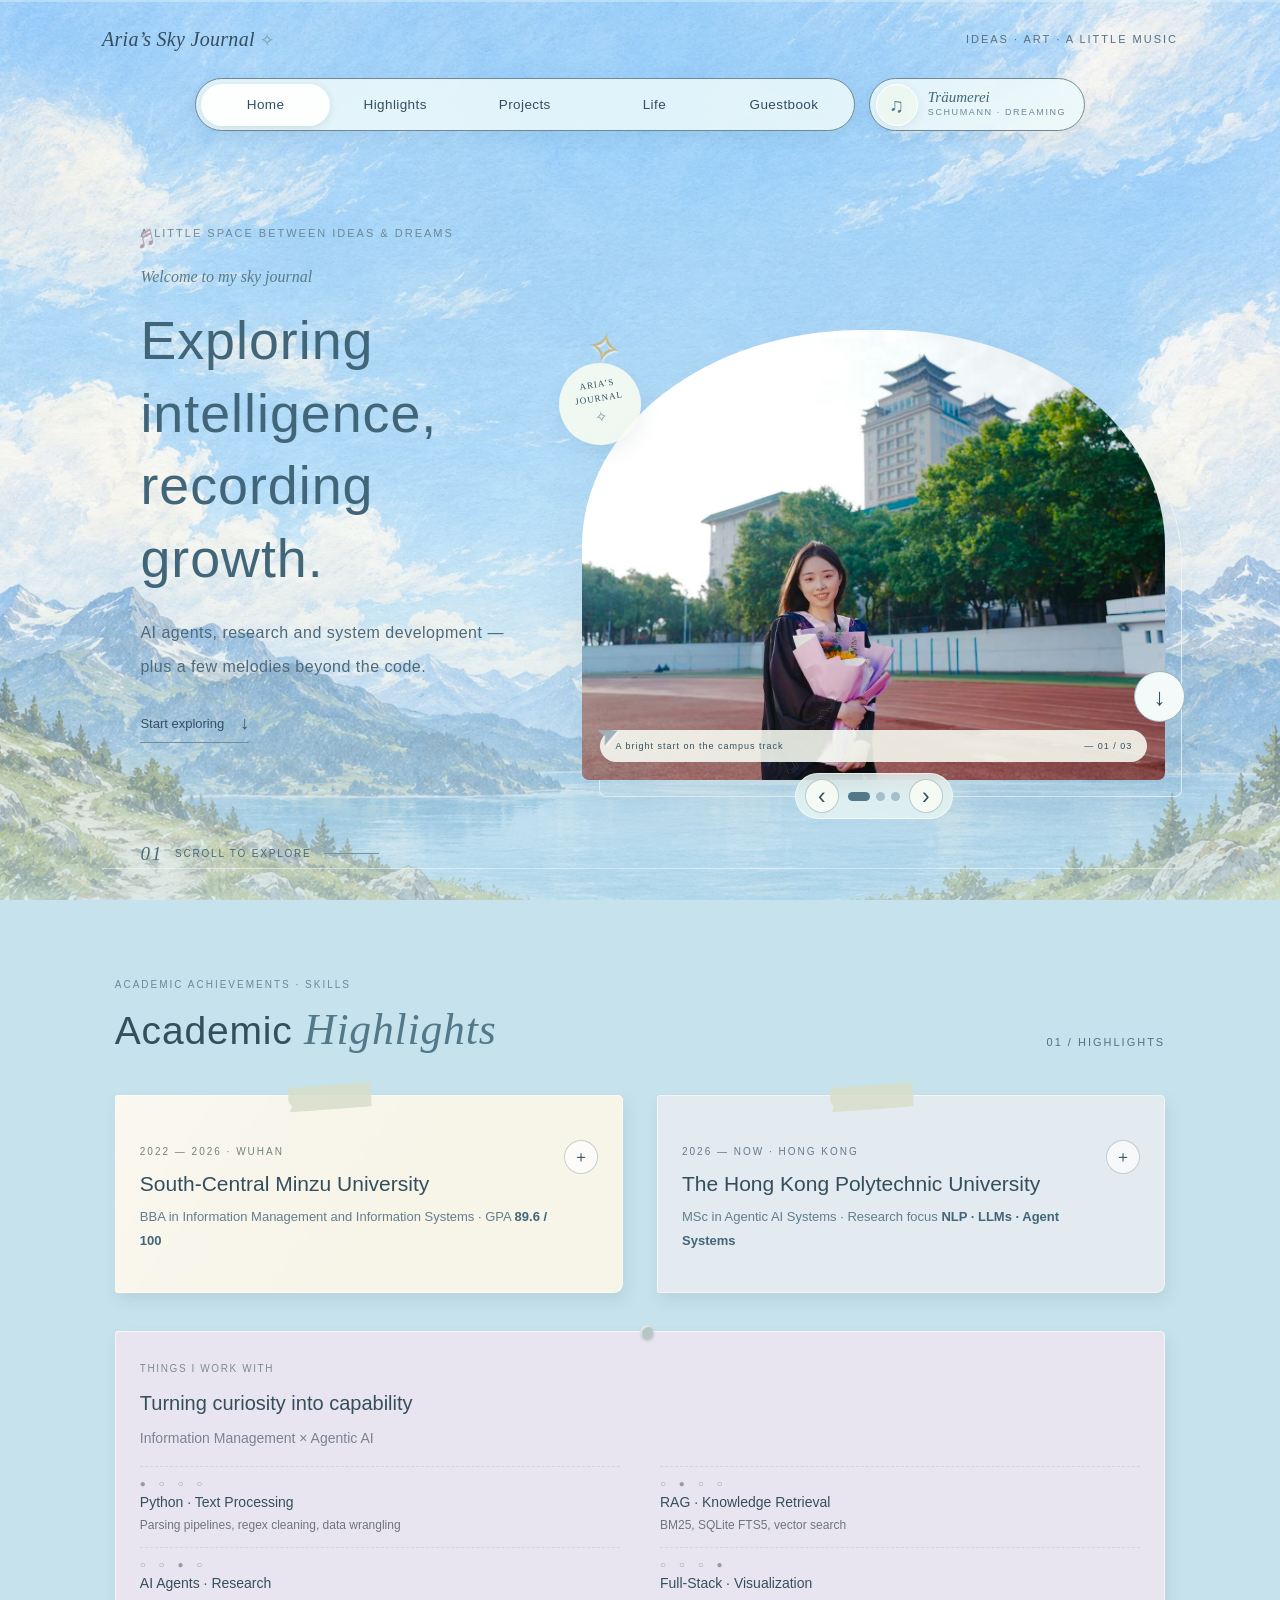
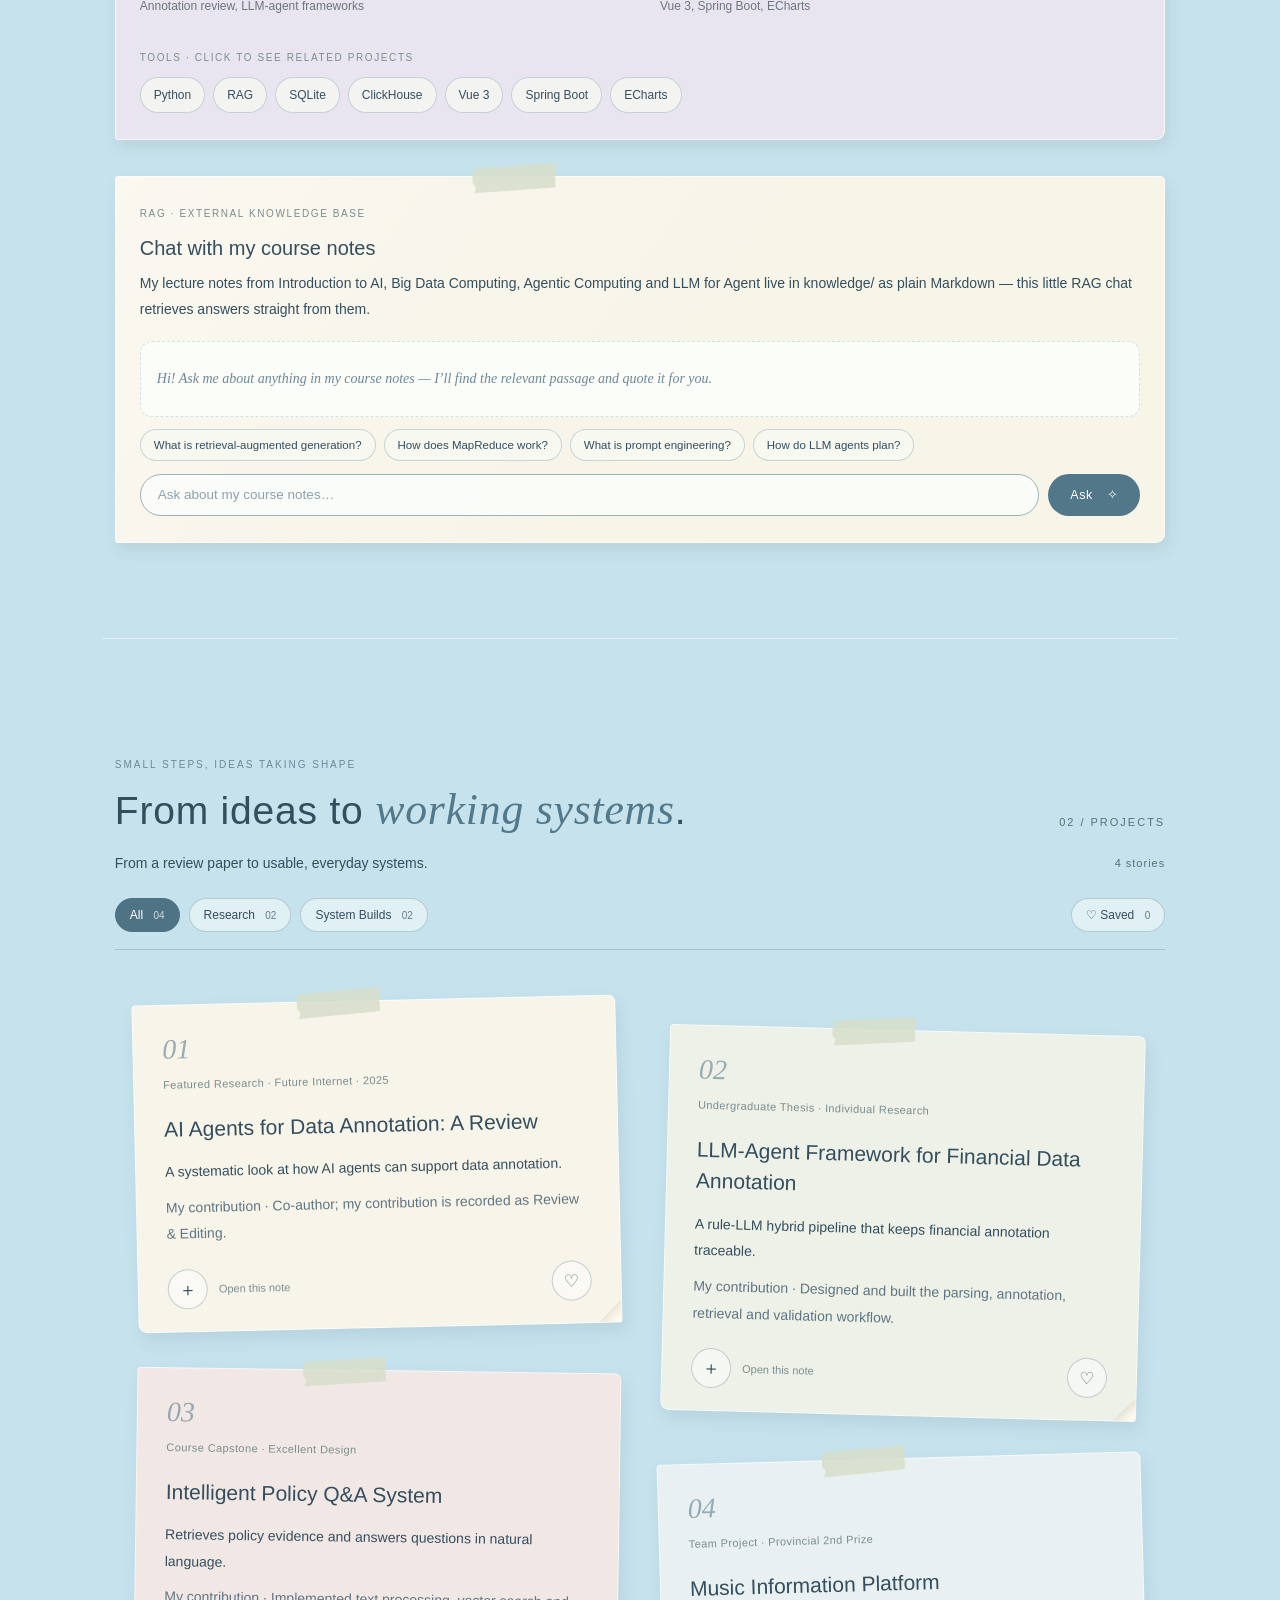
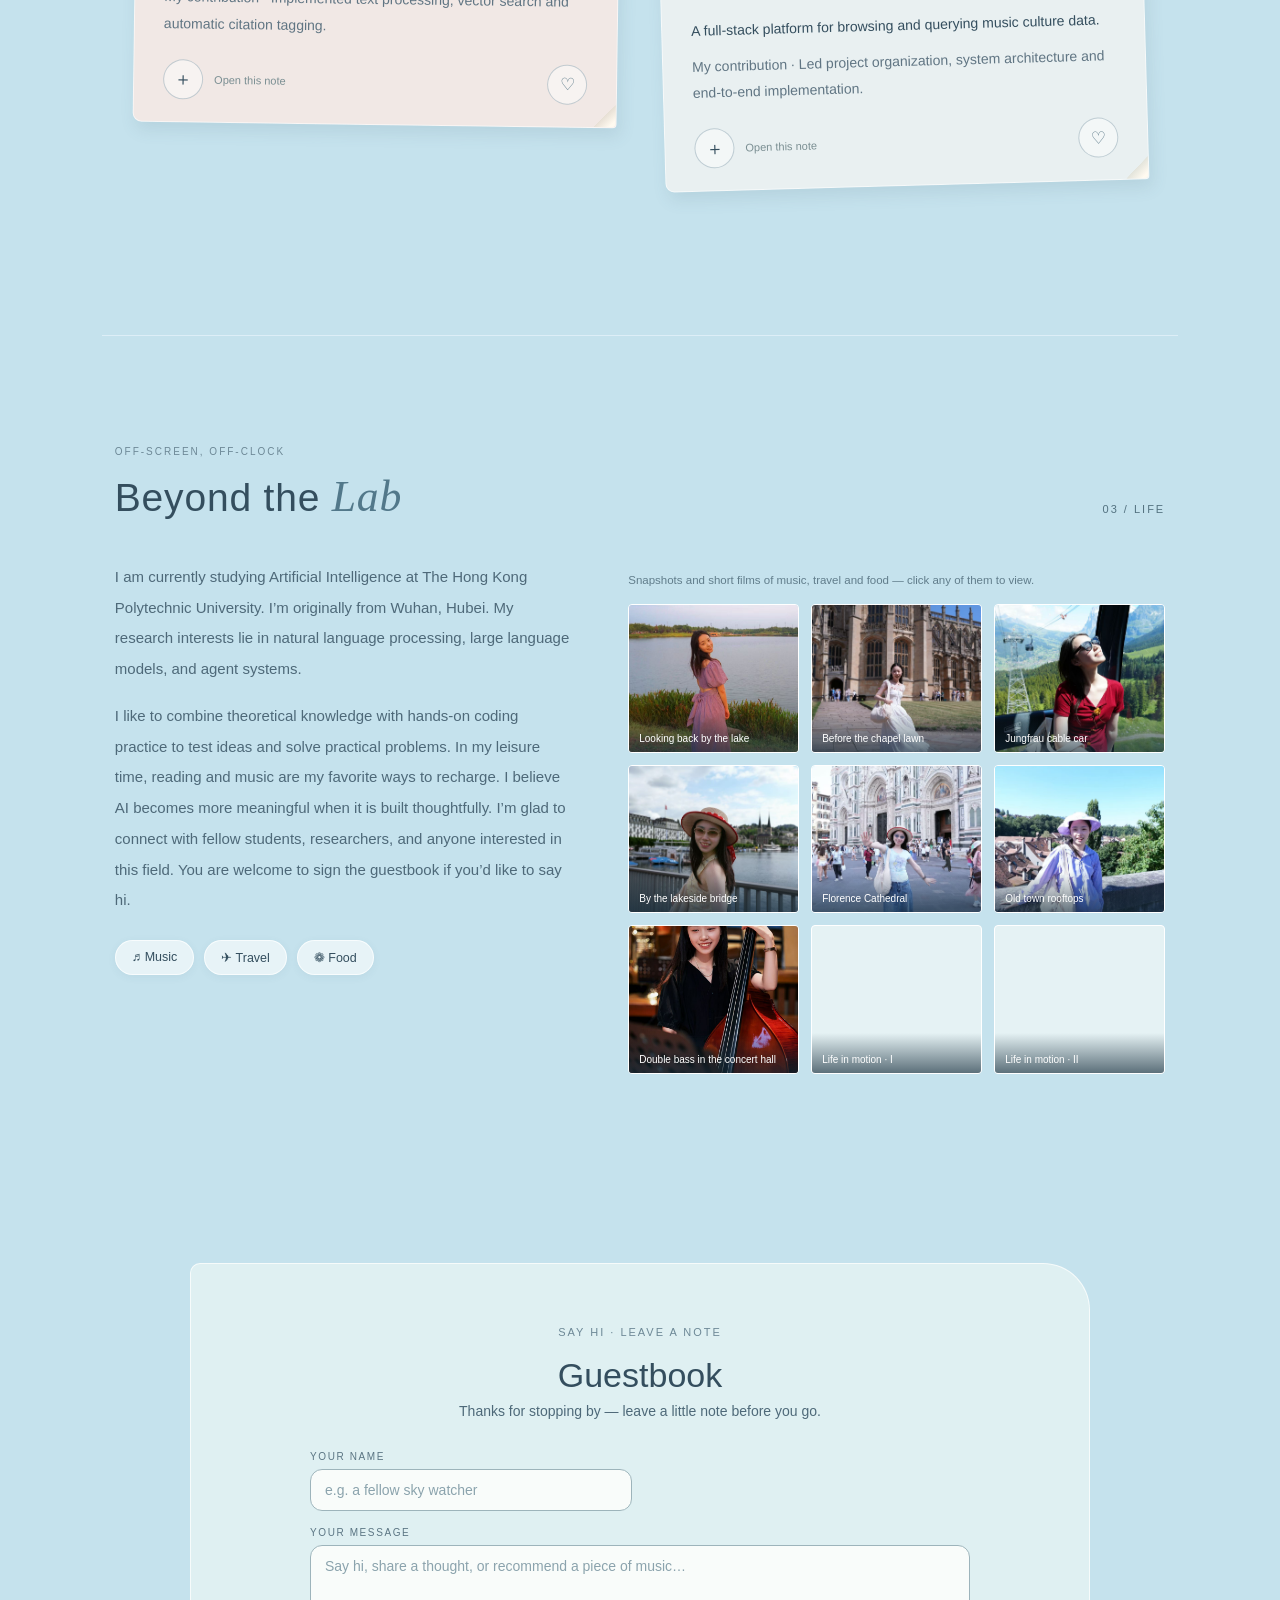
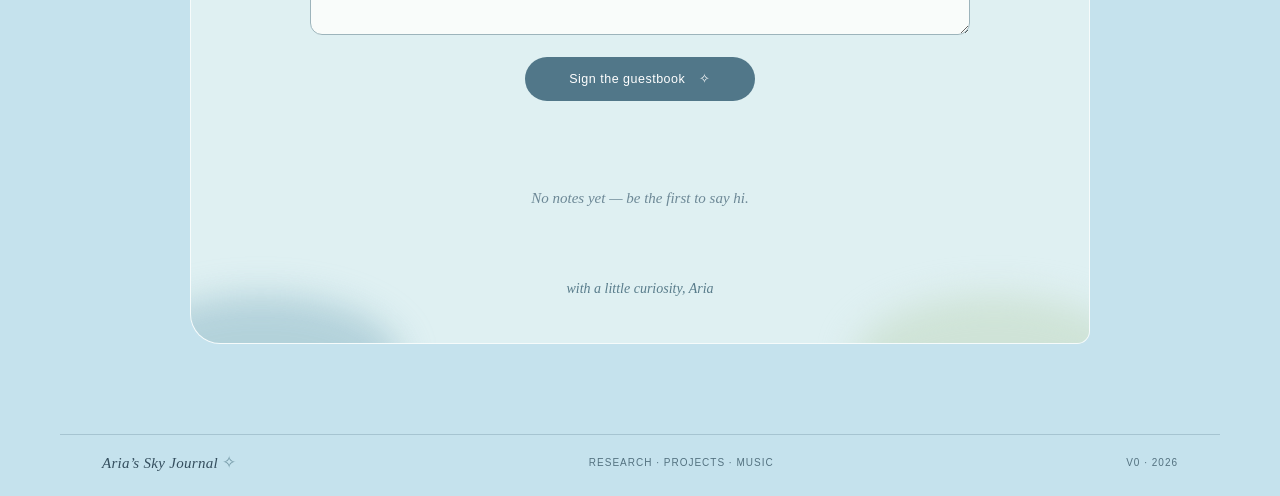
<file: index.html>
<!doctype html>
<html lang="en">
<head>
<meta charset="utf-8">
<meta name="viewport" content="width=device-width,initial-scale=1">
<meta name="theme-color" content="#d5eaf3">
<meta name="description" content="Aria's sky journal: research, projects, campus highlights and a little music.">
<title>Aria’s Sky Journal</title>
<link rel="stylesheet" href="style.css">
<link rel="stylesheet" href="style.css">
</head>
<body>
<a class="skip" href="#main">Skip to main content</a>
<div class="paper-grain" aria-hidden="true"></div>
<div class="sky-cloud-layer" aria-hidden="true"></div>

<header class="masthead">
 <a class="wordmark" href="#home">Aria’s Sky Journal <span>✧</span></a>
 <span class="header-note">IDEAS · ART · A LITTLE MUSIC</span>
</header>

<!-- Music toggle sits beside the navigation bar, labelled with the English title of the piece -->
<div class="nav-bar">
 <nav class="pill-nav" aria-label="Page navigation">
  <a href="#home" data-nav="home">Home</a>
  <a href="#highlights" data-nav="highlights">Highlights</a>
  <a href="#projects" data-nav="projects">Projects</a>
  <a href="#life" data-nav="life">Life</a>
  <a href="#guestbook" data-nav="guestbook">Guestbook</a>
  <span class="nav-indicator" aria-hidden="true"></span>
 </nav>
 <div class="music-pill">
  <button id="sound-toggle" type="button" aria-pressed="false" aria-label="Play Schumann’s Träumerei" title="Play Schumann’s Träumerei"><span aria-hidden="true">♫</span></button>
  <span class="music-pill-text">Träumerei<small>Schumann · Dreaming</small></span>
 </div>
</div>

<div class="reading-progress" aria-hidden="true"><span id="progress-bar"></span></div>

<main id="main">

<!-- ======================= HOME ======================= -->
<section id="home" class="section hero-section" aria-labelledby="hero-title">
 <div class="home-stickers" aria-hidden="true"><span class="float-sticker sticker-note">♬</span><span class="float-sticker sticker-star">✧</span><span class="float-sticker sticker-plane">➤</span></div>
 <div class="hero-copy">
  <span class="eyebrow">A LITTLE SPACE BETWEEN IDEAS &amp; DREAMS</span>
  <p class="handwritten">Welcome to my sky journal</p>
  <h1 id="hero-title">Exploring intelligence,<br>recording growth.</h1>
  <p class="hero-description">AI agents, research and system development —<br>plus a few melodies beyond the code.</p>
  <a class="text-link" href="#highlights">Start exploring <span>↓</span></a>
  <div class="hero-caption"><span>01</span><span>SCROLL TO EXPLORE</span><i></i></div>
 </div>
 <div class="hero-art">
  <img id="hero-art-image" src="assets/hero-1.jpg" alt="Graduate in gown holding a bouquet on the campus track">
  <div class="photo-stamp">ARIA’S<br>JOURNAL <span>✧</span></div>
  <div class="art-caption"><span id="art-caption-text" aria-live="polite">A bright start on the campus track</span><span id="art-counter">— 01 / 03</span></div>
  <div class="art-controls" role="group" aria-label="Switch hero scenery">
   <button id="art-prev" class="art-step" aria-label="Previous scene">‹</button>
   <div id="art-dots"></div>
   <button id="art-next" class="art-step" aria-label="Next scene">›</button>
  </div>
  <a href="#highlights" class="circle-link" aria-label="Scroll down to explore">↓</a>
 </div>
</section>

<!-- ======================= HIGHLIGHTS ======================= -->
<section id="highlights" class="section highlights-section" aria-labelledby="highlights-title">
 <div class="section-heading reveal">
  <div><span class="eyebrow">ACADEMIC ACHIEVEMENTS · SKILLS</span><h2 id="highlights-title">Academic <em>Highlights</em></h2></div>
  <span class="section-number">01 / HIGHLIGHTS</span>
 </div>

 <div class="school-grid">
  <article class="paper-card school-card reveal" data-tilt>
   <span class="paper-tape" aria-hidden="true"></span>
   <h3 class="school-title"><button class="school-head" type="button" aria-expanded="false" aria-controls="school-undergraduate">
    <span class="school-year">2022 — 2026 · WUHAN</span>
    <span class="school-name">South-Central Minzu University</span>
    <span class="school-sub">BBA in Information Management and Information Systems · GPA <strong>89.6 / 100</strong></span>
    <span class="school-toggle" aria-hidden="true">＋</span>
   </button></h3>
   <div class="school-detail" id="school-undergraduate" inert>
    <div><div class="school-detail-inner">
     <div class="school-columns">
      <div class="school-block">
       <span class="eyebrow">AWARDS</span>
       <ul class="award-list">
        <li><strong>First-Class University Scholarship</strong><span>2023</span></li>
        <li><strong>Third-Class University Scholarship</strong><span>2024 &amp; 2025</span></li>
        <li><strong>University Merit Student</strong><span>2023</span></li>
        <li><strong>Provincial 2nd Prize</strong><span>Chinese Collegiate Computing Competition</span></li>
       </ul>
      </div>
      <div class="school-block">
       <span class="eyebrow">OUTSTANDING ACADEMIC RECORDS</span>
       <ul class="record-list">
        <li><span>IS Development &amp; Practice</span><b>98</b></li>
        <li><span>Management Decision Analysis</span><b>97</b></li>
        <li><span>Web Development &amp; Design</span><b>95</b></li>
        <li><span>C Programming</span><b>95</b></li>
       </ul>
      </div>
     </div>
    </div></div>
   </div>
  </article>

  <article class="paper-card school-card sky-school reveal" data-tilt>
   <span class="paper-tape" aria-hidden="true"></span>
   <h3 class="school-title"><button class="school-head" type="button" aria-expanded="false" aria-controls="school-postgraduate">
    <span class="school-year">2026 — NOW · HONG KONG</span>
    <span class="school-name">The Hong Kong Polytechnic University</span>
    <span class="school-sub">MSc in Agentic AI Systems · Research focus <strong>NLP · LLMs · Agent Systems</strong></span>
    <span class="school-toggle" aria-hidden="true">＋</span>
   </button></h3>
   <div class="school-detail" id="school-postgraduate" inert>
    <div><div class="school-detail-inner">
     <div class="school-block">
      <span class="eyebrow">CORE COURSES</span>
      <ul class="course-list">
       <li>LLM for Agent</li>
       <li>Big Data Computing</li>
       <li>Agentic Computing, Systems and Application</li>
       <li>Natural Language Processing</li>
       <li>Introduction to AI</li>
      </ul>
     </div>
    </div></div>
   </div>
  </article>
 </div>

 <article class="paper-card skill-paper reveal" data-tilt>
  <span class="paper-pin" aria-hidden="true"></span>
  <span class="eyebrow">THINGS I WORK WITH</span>
  <h3>Turning curiosity into capability</h3>
  <p class="skill-footnote">Information Management × Agentic AI</p>
  <ul class="skill-notes">
   <li><span class="skill-beads" aria-hidden="true">● ○ ○ ○</span><strong>Python · Text Processing</strong><small>Parsing pipelines, regex cleaning, data wrangling</small></li>
   <li><span class="skill-beads" aria-hidden="true">○ ● ○ ○</span><strong>RAG · Knowledge Retrieval</strong><small>BM25, SQLite FTS5, vector search</small></li>
   <li><span class="skill-beads" aria-hidden="true">○ ○ ● ○</span><strong>AI Agents · Research</strong><small>Annotation review, LLM-agent frameworks</small></li>
   <li><span class="skill-beads" aria-hidden="true">○ ○ ○ ●</span><strong>Full-Stack · Visualization</strong><small>Vue 3, Spring Boot, ECharts</small></li>
  </ul>
  <div class="skill-strip"><span class="eyebrow">TOOLS · CLICK TO SEE RELATED PROJECTS</span>
   <div>
    <button class="skill-chip" data-skill="Python">Python</button>
    <button class="skill-chip" data-skill="RAG">RAG</button>
    <button class="skill-chip" data-skill="SQLite">SQLite</button>
    <button class="skill-chip" data-skill="ClickHouse">ClickHouse</button>
    <button class="skill-chip" data-skill="Vue 3">Vue 3</button>
    <button class="skill-chip" data-skill="Spring Boot">Spring Boot</button>
    <button class="skill-chip" data-skill="ECharts">ECharts</button>
   </div>
  </div>
 </article>

 <article class="paper-card knowledge-paper reveal" data-tilt>
  <span class="paper-tape" aria-hidden="true"></span>
  <span class="eyebrow">RAG · EXTERNAL KNOWLEDGE BASE</span>
  <h3>Chat with my course notes</h3>
  <p>My lecture notes from Introduction to AI, Big Data Computing, Agentic Computing and LLM for Agent live in <a href="knowledge/">knowledge/</a> as plain Markdown — this little RAG chat retrieves answers straight from them.</p>
  <div class="rag-chat">
   <div class="rag-log" id="rag-log" role="log" aria-live="polite">
    <p class="rag-welcome">Hi! Ask me about anything in my course notes — I’ll find the relevant passage and quote it for you.</p>
   </div>
   <div class="rag-suggest" aria-label="Suggested questions">
    <button type="button">What is retrieval-augmented generation?</button>
    <button type="button">How does MapReduce work?</button>
    <button type="button">What is prompt engineering?</button>
    <button type="button">How do LLM agents plan?</button>
   </div>
   <form class="rag-input" id="rag-form">
    <input id="rag-question" type="text" maxlength="200" placeholder="Ask about my course notes…" autocomplete="off" aria-label="Ask about the course notes" required>
    <button class="primary" type="submit">Ask <span aria-hidden="true">✧</span></button>
   </form>
  </div>
 </article>
</section>

<!-- ======================= PROJECTS ======================= -->
<section id="projects" class="section projects-section" aria-labelledby="projects-title">
 <div class="section-heading reveal">
  <div><span class="eyebrow">SMALL STEPS, IDEAS TAKING SHAPE</span><h2 id="projects-title">From ideas to <em>working systems</em>.</h2></div>
  <span class="section-number">02 / PROJECTS</span>
 </div>
 <div class="projects-intro reveal"><p>From a review paper to usable, everyday systems.</p><span id="project-count" aria-live="polite">4 stories</span></div>
 <div class="filters reveal" role="group" aria-label="Filter projects by type">
  <button class="filter active" data-filter="all" aria-pressed="true">All <span>04</span></button>
  <button class="filter" data-filter="research" aria-pressed="false">Research <span>02</span></button>
  <button class="filter" data-filter="build" aria-pressed="false">System Builds <span>02</span></button>
  <button id="saved-filter" class="filter saved-filter" aria-pressed="false">♡ Saved <span id="saved-count">0</span></button>
 </div>
 <div id="project-list" class="project-list"></div>
</section>

<!-- ======================= LIFE ======================= -->
<section id="life" class="section life-section" aria-labelledby="life-title">
 <div class="section-heading reveal">
  <div><span class="eyebrow">OFF-SCREEN, OFF-CLOCK</span><h2 id="life-title">Beyond the <em>Lab</em></h2></div>
  <span class="section-number">03 / LIFE</span>
 </div>
 <div class="life-layout">
  <div class="life-copy reveal">
   <p>I am currently studying Artificial Intelligence at The Hong Kong Polytechnic University. I’m originally from Wuhan, Hubei. My research interests lie in natural language processing, large language models, and agent systems.</p>
   <p>I like to combine theoretical knowledge with hands-on coding practice to test ideas and solve practical problems. In my leisure time, reading and music are my favorite ways to recharge. I believe AI becomes more meaningful when it is built thoughtfully. I’m glad to connect with fellow students, researchers, and anyone interested in this field. You are welcome to sign the guestbook if you’d like to say hi.</p>
   <div class="hobby-badges"><span>♬ Music</span><span>✈ Travel</span><span>❁ Food</span></div>
  </div>
  <div class="life-media reveal">
   <p class="local-note">Snapshots and short films of music, travel and food — click any of them to view.</p>
   <div id="media-gallery" class="media-gallery" aria-live="polite"></div>
   <p id="gallery-empty" class="empty-state gallery-empty" hidden>No moments yet — add your favorite snapshots of music, travel and food.</p>
  </div>
 </div>
</section>

<!-- ======================= GUESTBOOK ======================= -->
<section id="guestbook" class="section guestbook-section" aria-labelledby="guestbook-title">
 <div class="guestbook-sky reveal">
  <div class="guestbook-stars" aria-hidden="true"><span>✧</span><span>⋆</span><span>✧</span><span>⋆</span><span>✧</span></div>
  <span class="eyebrow">SAY HI · LEAVE A NOTE</span>
  <h2 id="guestbook-title">Guestbook</h2>
  <p class="guestbook-intro">Thanks for stopping by — leave a little note before you go.</p>
  <form id="guestbook-form" class="guestbook-form">
   <label class="field"><span>YOUR NAME</span><input id="guest-name" name="name" type="text" maxlength="40" placeholder="e.g. a fellow sky watcher" autocomplete="name" required></label>
   <label class="field field-wide"><span>YOUR MESSAGE</span><textarea id="guest-message" name="message" rows="4" maxlength="500" placeholder="Say hi, share a thought, or recommend a piece of music…" required></textarea></label>
   <button class="primary" type="submit">Sign the guestbook <span aria-hidden="true">✧</span></button>
  </form>
  <div id="guestbook-list" class="guestbook-list" aria-live="polite"></div>
  <p id="guestbook-empty" class="empty-state">No notes yet — be the first to say hi.</p>
  <span class="handwritten guestbook-sign">with a little curiosity, Aria</span>
 </div>
</section>

</main>

<footer>
 <a class="wordmark" href="#home">Aria’s Sky Journal <span>✧</span></a>
 <span>RESEARCH · PROJECTS · MUSIC</span>
 <span>V0 · 2026</span>
</footer>

<button class="back-top" aria-label="Back to top">↑</button>

<dialog id="media-dialog" class="media-dialog">
 <button class="dialog-close" aria-label="Close preview">×</button>
 <div id="media-content"></div>
 <p id="media-caption"></p>
</dialog>

<audio id="soundtrack" src="assets/traumerei.mp3" preload="auto" loop hidden></audio>
<p id="audio-status" class="sr-only" role="status" aria-live="polite"></p>

<script src="projects.js"></script>
<script src="knowledge-data.js"></script>
<script src="app.js"></script>
<script src="rag.js"></script>

</body>
</html>
</file>
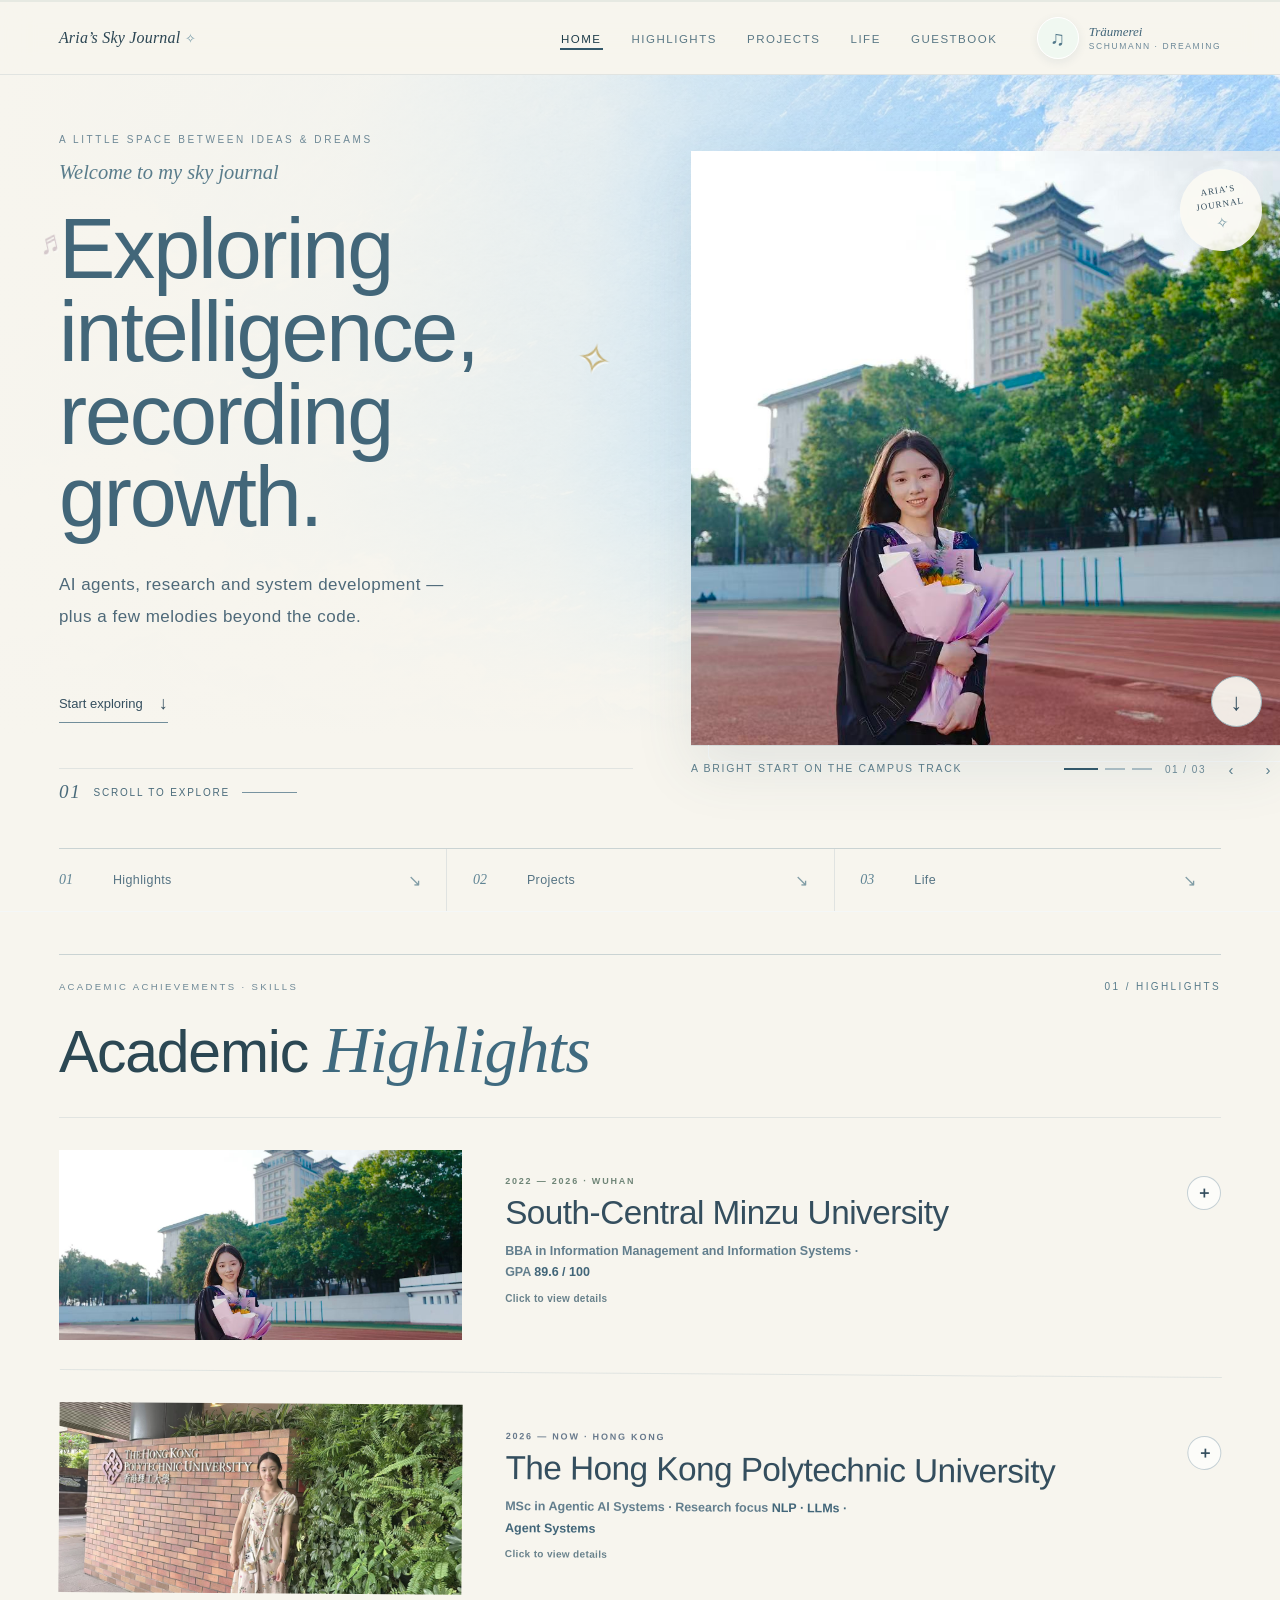
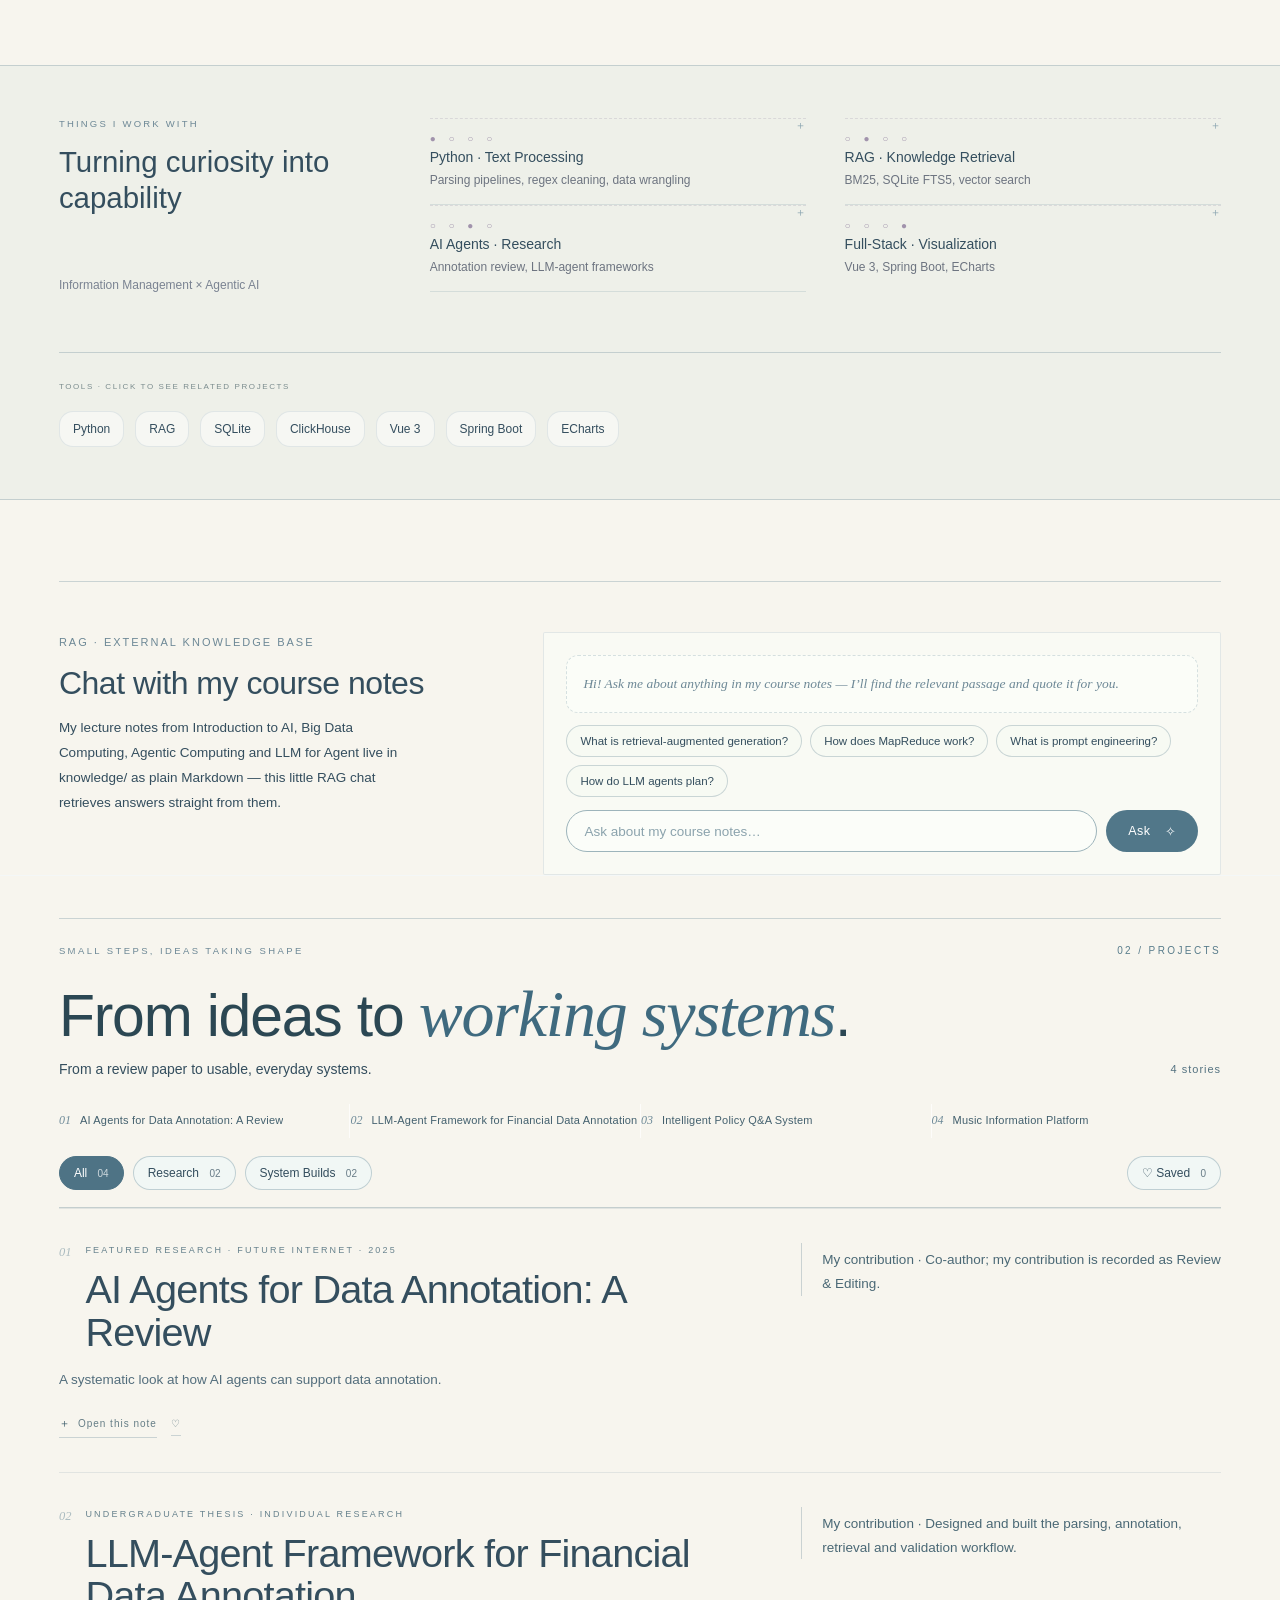
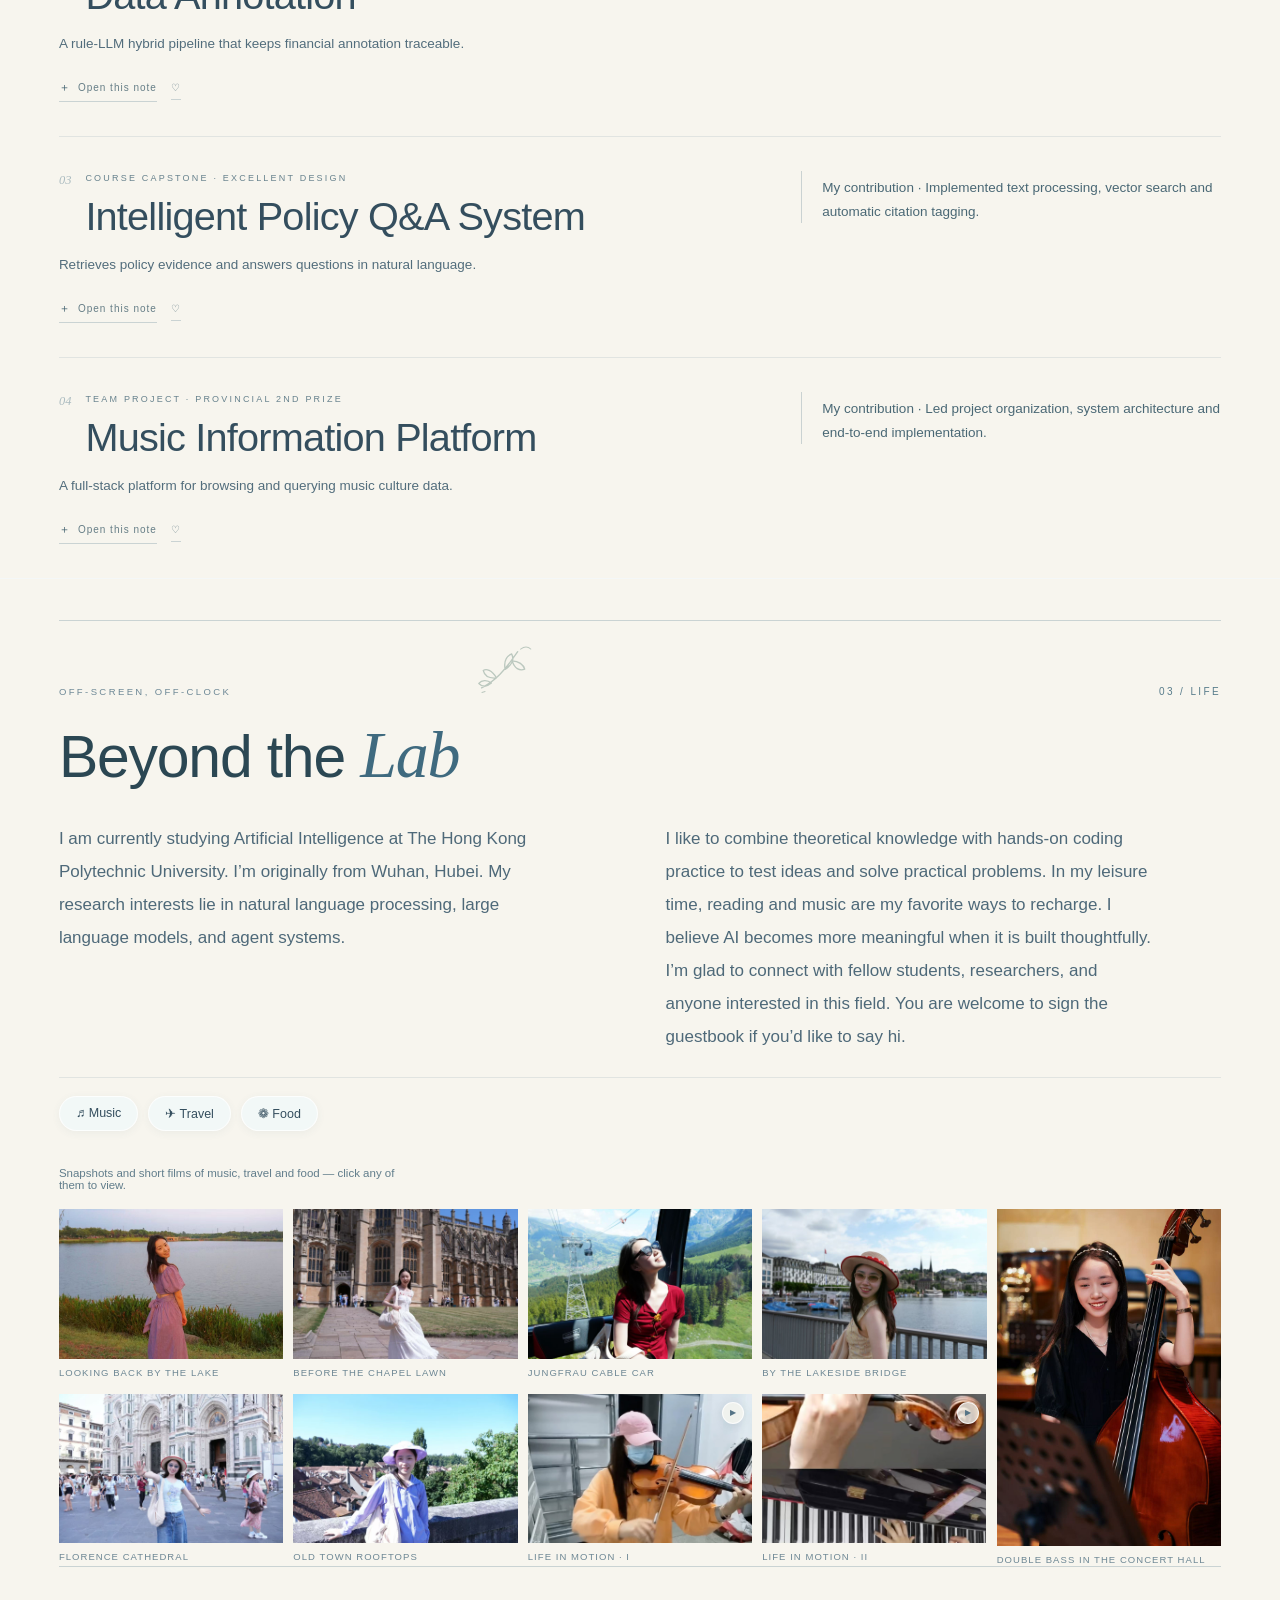
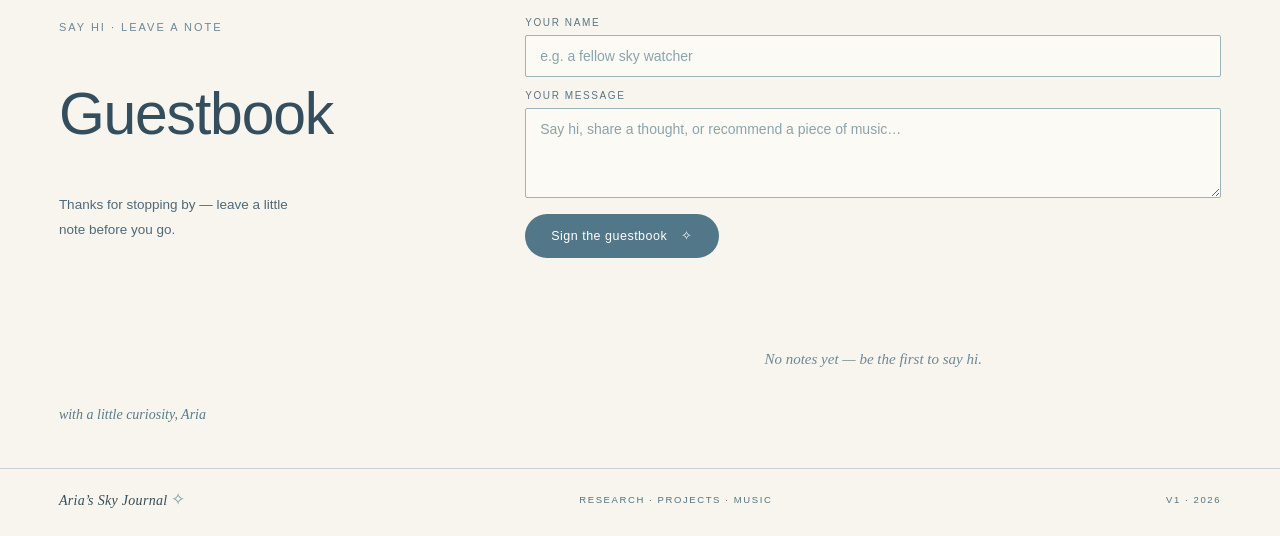
<file: V1/index.html>
<!doctype html>
<html lang="en">
<head>
<meta charset="utf-8">
<meta name="viewport" content="width=device-width,initial-scale=1">
<meta name="theme-color" content="#d5eaf3">
<meta name="description" content="Aria's sky journal: research, projects, campus highlights and a little music.">
<title>Aria’s Sky Journal</title>
<link rel="stylesheet" href="style.css">
<!-- 【V1迭代新增】Few-shot 生成的 pegboard 版式与内容状态反馈 -->
<link rel="stylesheet" href="v1.css">
</head>
<body>
<a class="skip" href="#main">Skip to main content</a>
<div class="paper-grain" aria-hidden="true"></div>
<div class="sky-cloud-layer" aria-hidden="true"></div>

<!-- 【V1迭代新增·R9】Full-bleed editorial: one slim top bar, no frame and no side rail.
     Nothing is boxed; every section breathes across the whole viewport width. -->
<header class="ed-topbar">
 <a class="wordmark" href="#home">Aria’s Sky Journal <span>✧</span></a>
 <nav class="pill-nav" aria-label="Page navigation">
  <a href="#home" data-nav="home">Home</a>
  <a href="#highlights" data-nav="highlights">Highlights</a>
  <a href="#projects" data-nav="projects">Projects</a>
  <a href="#life" data-nav="life">Life</a>
  <a href="#guestbook" data-nav="guestbook">Guestbook</a>
  <span class="nav-indicator" aria-hidden="true"></span>
 </nav>
 <div class="music-pill">
  <button id="sound-toggle" type="button" aria-pressed="false" aria-label="Play Schumann’s Träumerei" title="Play Schumann’s Träumerei"><span aria-hidden="true">♫</span></button>
  <span class="music-pill-text">Träumerei<small>Schumann · Dreaming</small></span>
 </div>
</header>

<div class="reading-progress" aria-hidden="true"><span id="progress-bar"></span></div>

<main id="main">

<!-- ======================= HOME ======================= -->
<section id="home" class="section hero-section" aria-labelledby="hero-title">
 <div class="home-stickers" aria-hidden="true"><span class="float-sticker sticker-note">♬</span><span class="float-sticker sticker-star">✧</span><span class="float-sticker sticker-plane">➤</span></div>
 <!-- 【V1迭代新增】Home is composed as a cover spread; all displayed copy remains from V0. -->
 <div class="journal-cover">
 <header class="hero-copy cover-letter">
  <span class="eyebrow">A LITTLE SPACE BETWEEN IDEAS &amp; DREAMS</span>
  <p class="handwritten">Welcome to my sky journal</p>
  <h1 id="hero-title">Exploring intelligence,<br>recording growth.</h1>
  <p class="hero-description">AI agents, research and system development —<br>plus a few melodies beyond the code.</p>
  <a class="text-link" href="#highlights">Start exploring <span>↓</span></a>
  <div class="hero-caption"><span>01</span><span>SCROLL TO EXPLORE</span><i></i></div>
 </header>
 <!-- 【V1迭代新增·R11】The photo carries nothing but the picture and its stamp.
      Caption, counter and scene switcher sit on a hairline underneath it. -->
 <div class="cover-visual">
  <figure class="hero-art" aria-label="A bright start on the campus track">
   <img id="hero-art-image" src="assets/hero-1.jpg" alt="Graduate in gown holding a bouquet on the campus track">
   <div class="photo-stamp">ARIA’S<br>JOURNAL <span>✧</span></div>
   <a href="#highlights" class="circle-link" aria-label="Scroll down to explore">↓</a>
  </figure>
  <div class="cover-plate">
   <p class="plate-caption" id="art-caption-text" aria-live="polite">A bright start on the campus track</p>
   <div class="plate-tools">
    <div id="art-dots" role="group" aria-label="Hero scenes"></div>
    <span class="plate-count" id="art-counter">01 / 03</span>
    <button id="art-prev" class="art-step" type="button" aria-label="Previous scene">‹</button>
    <button id="art-next" class="art-step" type="button" aria-label="Next scene">›</button>
   </div>
  </div>
 </div>
 </div>
 <!-- 【V1迭代新增】A separate journal route keeps the carousel controls clear. -->
<nav class="chapter-rail" aria-label="Journal chapters">
 <a href="#highlights" aria-label="Highlights"><span class="chapter-rail-number">01</span><strong class="chapter-rail-label">Highlights</strong><span class="chapter-rail-arrow" aria-hidden="true">↘</span></a>
 <a href="#projects" aria-label="Projects"><span class="chapter-rail-number">02</span><strong class="chapter-rail-label">Projects</strong><span class="chapter-rail-arrow" aria-hidden="true">↘</span></a>
 <a href="#life" aria-label="Life"><span class="chapter-rail-number">03</span><strong class="chapter-rail-label">Life</strong><span class="chapter-rail-arrow" aria-hidden="true">↘</span></a>
</nav>
</section>

<!-- ======================= HIGHLIGHTS ======================= -->
<section id="highlights" class="section highlights-section" aria-labelledby="highlights-title">
 <div class="section-heading reveal">
  <div><span class="eyebrow">ACADEMIC ACHIEVEMENTS · SKILLS</span><h2 id="highlights-title">Academic <em>Highlights</em></h2></div>
  <span class="section-number">01 / HIGHLIGHTS</span>
 </div>

 <div class="academic-spread" role="group" aria-label="Academic highlights">
 <svg class="study-thread" viewBox="0 0 900 420" aria-hidden="true"><path d="M240 112 C390 28 385 350 570 290"/><path d="M558 279l23 10-16 17"/></svg>
 <ol class="education-journey" aria-label="Education">
  <li class="education-stop education-stop-undergraduate reveal"><article class="education-leaf" data-tilt>
   <span class="paper-tape" aria-hidden="true"></span>
   <figure class="school-photo-frame"><img class="school-photo" src="assets/hero-1.jpg" alt="Graduate in gown holding a bouquet on the campus track" loading="lazy"></figure>
   <h3 class="school-title"><button class="school-head" type="button" aria-expanded="false" aria-controls="school-undergraduate">
    <span class="school-year">2022 — 2026 · WUHAN</span>
    <span class="school-name">South-Central Minzu University</span>
    <span class="school-sub">BBA in Information Management and Information Systems · GPA <strong>89.6 / 100</strong></span>
    <span class="school-action-hint">Click to view details</span>
    <span class="school-toggle" aria-hidden="true">＋</span>
   </button></h3>
   <div class="school-detail" id="school-undergraduate" inert>
    <div><div class="school-detail-inner">
     <div class="school-columns">
      <div class="school-block">
       <span class="eyebrow">AWARDS</span>
       <ul class="award-list">
        <li><strong>First-Class University Scholarship</strong><span>2023</span></li>
        <li><strong>Third-Class University Scholarship</strong><span>2024 &amp; 2025</span></li>
        <li><strong>University Merit Student</strong><span>2023</span></li>
        <li><strong>Provincial 2nd Prize</strong><span>Chinese Collegiate Computing Competition</span></li>
       </ul>
      </div>
      <div class="school-block">
       <span class="eyebrow">OUTSTANDING ACADEMIC RECORDS</span>
       <ul class="record-list">
        <li><span>IS Development &amp; Practice</span><b>98</b></li>
        <li><span>Management Decision Analysis</span><b>97</b></li>
        <li><span>Web Development &amp; Design</span><b>95</b></li>
        <li><span>C Programming</span><b>95</b></li>
       </ul>
      </div>
     </div>
    </div></div>
   </div>
  </article></li>

  <li class="education-stop education-stop-postgraduate reveal"><article class="education-leaf sky-school" data-tilt>
   <span class="paper-tape" aria-hidden="true"></span>
   <figure class="school-photo-frame"><img class="school-photo" src="assets/hero-3.jpg" alt="Woman in a floral dress at the PolyU entrance sign" loading="lazy"></figure>
   <h3 class="school-title"><button class="school-head" type="button" aria-expanded="false" aria-controls="school-postgraduate">
    <span class="school-year">2026 — NOW · HONG KONG</span>
    <span class="school-name">The Hong Kong Polytechnic University</span>
    <span class="school-sub">MSc in Agentic AI Systems · Research focus <strong>NLP · LLMs · Agent Systems</strong></span>
    <span class="school-action-hint">Click to view details</span>
    <span class="school-toggle" aria-hidden="true">＋</span>
   </button></h3>
   <div class="school-detail" id="school-postgraduate" inert>
    <div><div class="school-detail-inner">
     <div class="school-block">
      <span class="eyebrow">CORE COURSES</span>
      <ul class="course-list">
       <li>LLM for Agent</li>
       <li>Big Data Computing</li>
       <li>Agentic Computing, Systems and Application</li>
       <li>Natural Language Processing</li>
       <li>Introduction to AI</li>
      </ul>
     </div>
    </div></div>
   </div>
  </article></li>
 </ol>

 <aside class="skill-ledger reveal" data-tilt>
  <span class="paper-pin" aria-hidden="true"></span>
  <span class="eyebrow">THINGS I WORK WITH</span>
  <h3>Turning curiosity into capability</h3>
  <p class="skill-footnote">Information Management × Agentic AI</p>
  <!-- 【V1迭代新增·R12】Each skill line is a disclosure now: the one-liner stays
       as the resting state, the panel underneath carries the evidence and a
       jump into the matching project story. -->
  <ul class="skill-notes">
   <li class="skill-note">
    <button class="skill-note-toggle" type="button" aria-expanded="false" aria-controls="skill-detail-0">
     <span class="skill-beads" aria-hidden="true">● ○ ○ ○</span><strong>Python · Text Processing</strong><small>Parsing pipelines, regex cleaning, data wrangling</small>
    </button>
    <div class="skill-detail" id="skill-detail-0" inert><div><div class="skill-detail-inner">
     <p class="skill-detail-line">Parsing pipelines built in Python with regular expressions: multi-level headers, Chinese numerals and messy PDF layout are normalised before anything else touches them.</p>
     <p class="skill-detail-line">JSON-Schema constrained prompts plus dictionary-regex guardrails keep model output machine-checkable rather than merely readable.</p>
     <a class="skill-project-link" href="#project-story-2">Intelligent Policy Q&amp;A System <span aria-hidden="true">↗</span></a>
    </div></div></div>
   </li>
   <li class="skill-note">
    <button class="skill-note-toggle" type="button" aria-expanded="false" aria-controls="skill-detail-1">
     <span class="skill-beads" aria-hidden="true">○ ● ○ ○</span><strong>RAG · Knowledge Retrieval</strong><small>BM25, SQLite FTS5, vector search</small>
    </button>
    <div class="skill-detail" id="skill-detail-1" inert><div><div class="skill-detail-inner">
     <p class="skill-detail-line">Hybrid retrieval — BM25 with SQLite FTS5 in the thesis project, 1024D SentenceTransformer embeddings on a ClickHouse vector index in the capstone.</p>
     <p class="skill-detail-line">Every answer carries the passage it came from, so a claim can be traced back to the paragraph that supports it.</p>
     <a class="skill-project-link" href="#project-story-1">LLM-Agent Framework for Financial Data Annotation <span aria-hidden="true">↗</span></a>
    </div></div></div>
   </li>
   <li class="skill-note">
    <button class="skill-note-toggle" type="button" aria-expanded="false" aria-controls="skill-detail-2">
     <span class="skill-beads" aria-hidden="true">○ ○ ● ○</span><strong>AI Agents · Research</strong><small>Annotation review, LLM-agent frameworks</small>
    </button>
    <div class="skill-detail" id="skill-detail-2" inert><div><div class="skill-detail-inner">
     <p class="skill-detail-line">Co-authored a review of agent-supported data annotation in Future Internet (2025, 17, 353 · JCR-Q2, IF 3.6).</p>
     <p class="skill-detail-line">Read across agent architectures, reasoning mechanisms and the quality-control loops that decide whether an annotation can be trusted.</p>
     <a class="skill-project-link" href="#project-story-0">AI Agents for Data Annotation: A Review <span aria-hidden="true">↗</span></a>
    </div></div></div>
   </li>
   <li class="skill-note">
    <button class="skill-note-toggle" type="button" aria-expanded="false" aria-controls="skill-detail-3">
     <span class="skill-beads" aria-hidden="true">○ ○ ○ ●</span><strong>Full-Stack · Visualization</strong><small>Vue 3, Spring Boot, ECharts</small>
    </button>
    <div class="skill-detail" id="skill-detail-3" inert><div><div class="skill-detail-inner">
     <p class="skill-detail-line">Vue 3 front end, Spring Boot and MyBatis behind it — schema, API and interface owned end to end.</p>
     <p class="skill-detail-line">ECharts spatio-temporal heatmaps and knowledge graphs; ChatGLM3 natural-language querying answering in under two seconds.</p>
     <a class="skill-project-link" href="#project-story-3">Music Information Platform <span aria-hidden="true">↗</span></a>
    </div></div></div>
   </li>
  </ul>
  <div class="skill-strip"><span class="eyebrow">TOOLS · CLICK TO SEE RELATED PROJECTS</span>
   <div>
    <button class="skill-chip" data-skill="Python">Python</button>
    <button class="skill-chip" data-skill="RAG">RAG</button>
    <button class="skill-chip" data-skill="SQLite">SQLite</button>
    <button class="skill-chip" data-skill="ClickHouse">ClickHouse</button>
    <button class="skill-chip" data-skill="Vue 3">Vue 3</button>
    <button class="skill-chip" data-skill="Spring Boot">Spring Boot</button>
    <button class="skill-chip" data-skill="ECharts">ECharts</button>
   </div>
  </div>
 </aside>
 </div><!-- /academic-spread -->

 <section class="knowledge-workbench reveal" aria-label="RAG · EXTERNAL KNOWLEDGE BASE">
  <header class="knowledge-intro">
   <span class="eyebrow">RAG · EXTERNAL KNOWLEDGE BASE</span>
   <h3>Chat with my course notes</h3>
   <p>My lecture notes from Introduction to AI, Big Data Computing, Agentic Computing and LLM for Agent live in <a href="knowledge/">knowledge/</a> as plain Markdown — this little RAG chat retrieves answers straight from them.</p>
  </header>
  <div class="rag-chat">
   <div class="rag-log" id="rag-log" role="log" aria-live="polite">
    <p class="rag-welcome">Hi! Ask me about anything in my course notes — I’ll find the relevant passage and quote it for you.</p>
   </div>
   <div class="rag-suggest" aria-label="Suggested questions">
    <button type="button">What is retrieval-augmented generation?</button>
    <button type="button">How does MapReduce work?</button>
    <button type="button">What is prompt engineering?</button>
    <button type="button">How do LLM agents plan?</button>
   </div>
   <form class="rag-input" id="rag-form">
    <input id="rag-question" type="text" maxlength="200" placeholder="Ask about my course notes…" autocomplete="off" aria-label="Ask about the course notes" required>
    <button class="primary" type="submit">Ask <span aria-hidden="true">✧</span></button>
   </form>
  </div>
 </section>
</section>

<!-- ======================= PROJECTS ======================= -->
<section id="projects" class="section projects-section" aria-labelledby="projects-title">
 <div class="section-heading reveal">
  <div><span class="eyebrow">SMALL STEPS, IDEAS TAKING SHAPE</span><h2 id="projects-title">From ideas to <em>working systems</em>.</h2></div>
  <span class="section-number">02 / PROJECTS</span>
 </div>
 <div class="projects-intro reveal"><p>From a review paper to usable, everyday systems.</p><span id="project-count" aria-live="polite">4 stories</span></div>
 <!-- 【V1迭代新增】A visual story index links directly into the project atlas. -->
 <nav class="project-atlas-index reveal" aria-label="Project stories">
  <a href="#project-story-0" aria-label="AI Agents for Data Annotation: A Review"><span>01</span></a>
  <a href="#project-story-1" aria-label="LLM-Agent Framework for Financial Data Annotation"><span>02</span></a>
  <a href="#project-story-2" aria-label="Intelligent Policy Q&amp;A System"><span>03</span></a>
  <a href="#project-story-3" aria-label="Music Information Platform"><span>04</span></a>
 </nav>
 <div class="filters reveal" role="group" aria-label="Filter projects by type">
  <button class="filter active" data-filter="all" aria-pressed="true">All <span>04</span></button>
  <button class="filter" data-filter="research" aria-pressed="false">Research <span>02</span></button>
  <button class="filter" data-filter="build" aria-pressed="false">System Builds <span>02</span></button>
  <button id="saved-filter" class="filter saved-filter" aria-pressed="false">♡ Saved <span id="saved-count">0</span></button>
 </div>
 <!-- 【V1迭代新增】Projects are rendered as semantic atlas entries instead of V0's loose paper rows. -->
 <ol id="project-list" class="project-list projects-atlas" aria-label="Project stories"></ol>
 <p id="projects-empty" class="empty-state" hidden>No saved stories yet — tap ♡ on a project to keep it here.</p>
</section>

<!-- ======================= LIFE ======================= -->
<section id="life" class="section life-section" aria-labelledby="life-title">
 <div class="section-heading reveal">
  <div><span class="eyebrow">OFF-SCREEN, OFF-CLOCK</span><h2 id="life-title">Beyond the <em>Lab</em></h2></div>
  <!-- 【V1迭代新增】原创手绘植物边注，为 Life 增添轻量旅行手账感。 -->
  <svg class="margin-doodle life-sprig" viewBox="0 0 92 64" aria-hidden="true" focusable="false">
   <path d="M9 53C28 45 40 34 59 11M29 42C24 31 17 29 13 31c1 7 7 11 16 11Zm12-10c-1-11 4-17 10-19 3 7-1 14-10 19Zm10-10c8 1 14 6 15 12-7 2-13-2-15-12Zm-29 26C17 43 10 43 6 47c4 5 9 6 16 1Z" fill="none" stroke="currentColor" stroke-linecap="round" stroke-linejoin="round" stroke-width="1.7"/>
   <path d="M63 8c5-3 10-2 13 1m-67 50 4-1" fill="none" stroke="currentColor" stroke-linecap="round" stroke-width="1.3"/>
  </svg>
  <span class="section-number">03 / LIFE</span>
 </div>
 <div class="life-spread">
  <aside class="life-copy life-letter reveal">
   <p>I am currently studying Artificial Intelligence at The Hong Kong Polytechnic University. I’m originally from Wuhan, Hubei. My research interests lie in natural language processing, large language models, and agent systems.</p>
   <p>I like to combine theoretical knowledge with hands-on coding practice to test ideas and solve practical problems. In my leisure time, reading and music are my favorite ways to recharge. I believe AI becomes more meaningful when it is built thoughtfully. I’m glad to connect with fellow students, researchers, and anyone interested in this field. You are welcome to sign the guestbook if you’d like to say hi.</p>
   <div class="hobby-badges"><span>♬ Music</span><span>✈ Travel</span><span>❁ Food</span></div>
  </aside>
  <figure class="life-media life-atlas reveal">
   <p class="local-note">Snapshots and short films of music, travel and food — click any of them to view.</p>
   <div id="media-gallery" class="media-gallery media-wall" aria-live="polite" aria-label="Snapshots and short films of music, travel and food"></div>
   <p id="gallery-empty" class="empty-state gallery-empty" hidden>No moments yet — add your favorite snapshots of music, travel and food.</p>
  </figure>
 </div>
</section>

<!-- ======================= GUESTBOOK ======================= -->
<section id="guestbook" class="section guestbook-section" aria-labelledby="guestbook-title">
 <div class="guestbook-postcard reveal">
  <div class="guestbook-stars" aria-hidden="true"><span>✧</span><span>⋆</span><span>✧</span><span>⋆</span><span>✧</span></div>
  <header class="guestbook-letterhead">
   <span class="eyebrow">SAY HI · LEAVE A NOTE</span>
   <h2 id="guestbook-title">Guestbook</h2>
   <p class="guestbook-intro">Thanks for stopping by — leave a little note before you go.</p>
  </header>
  <div class="guestbook-writing-desk">
  <form id="guestbook-form" class="guestbook-form">
   <label class="field"><span>YOUR NAME</span><input id="guest-name" name="name" type="text" maxlength="40" placeholder="e.g. a fellow sky watcher" autocomplete="name" required></label>
   <label class="field field-wide"><span>YOUR MESSAGE</span><textarea id="guest-message" name="message" rows="4" maxlength="500" placeholder="Say hi, share a thought, or recommend a piece of music…" required></textarea></label>
   <button class="primary" type="submit">Sign the guestbook <span aria-hidden="true">✧</span></button>
  </form>
  </div>
  <section class="guestbook-notes" aria-label="Guestbook notes">
   <div id="guestbook-list" class="guestbook-list" aria-live="polite"></div>
   <p id="guestbook-empty" class="empty-state">No notes yet — be the first to say hi.</p>
  </section>
  <span class="handwritten guestbook-sign">with a little curiosity, Aria</span>
 </div>
</section>

</main>

<footer>
 <a class="wordmark" href="#home">Aria’s Sky Journal <span>✧</span></a>
 <span>RESEARCH · PROJECTS · MUSIC</span>
 <span>V1 · 2026</span>
</footer>

<button class="back-top" aria-label="Back to top">↑</button>

<dialog id="media-dialog" class="media-dialog">
 <button class="dialog-close" aria-label="Close preview">×</button>
 <div id="media-content"></div>
 <p id="media-caption"></p>
</dialog>

<audio id="soundtrack" src="assets/traumerei.mp3" preload="auto" loop hidden></audio>
<p id="audio-status" class="sr-only" role="status" aria-live="polite"></p>

<script src="projects.js"></script>
<script src="knowledge-data.js"></script>
<script src="app.js"></script>
<script src="rag.js"></script>
<!-- 【V1迭代新增】导航语义、拼贴布局与微交互 -->
<script src="v1.js"></script>

</body>
</html>
</file>
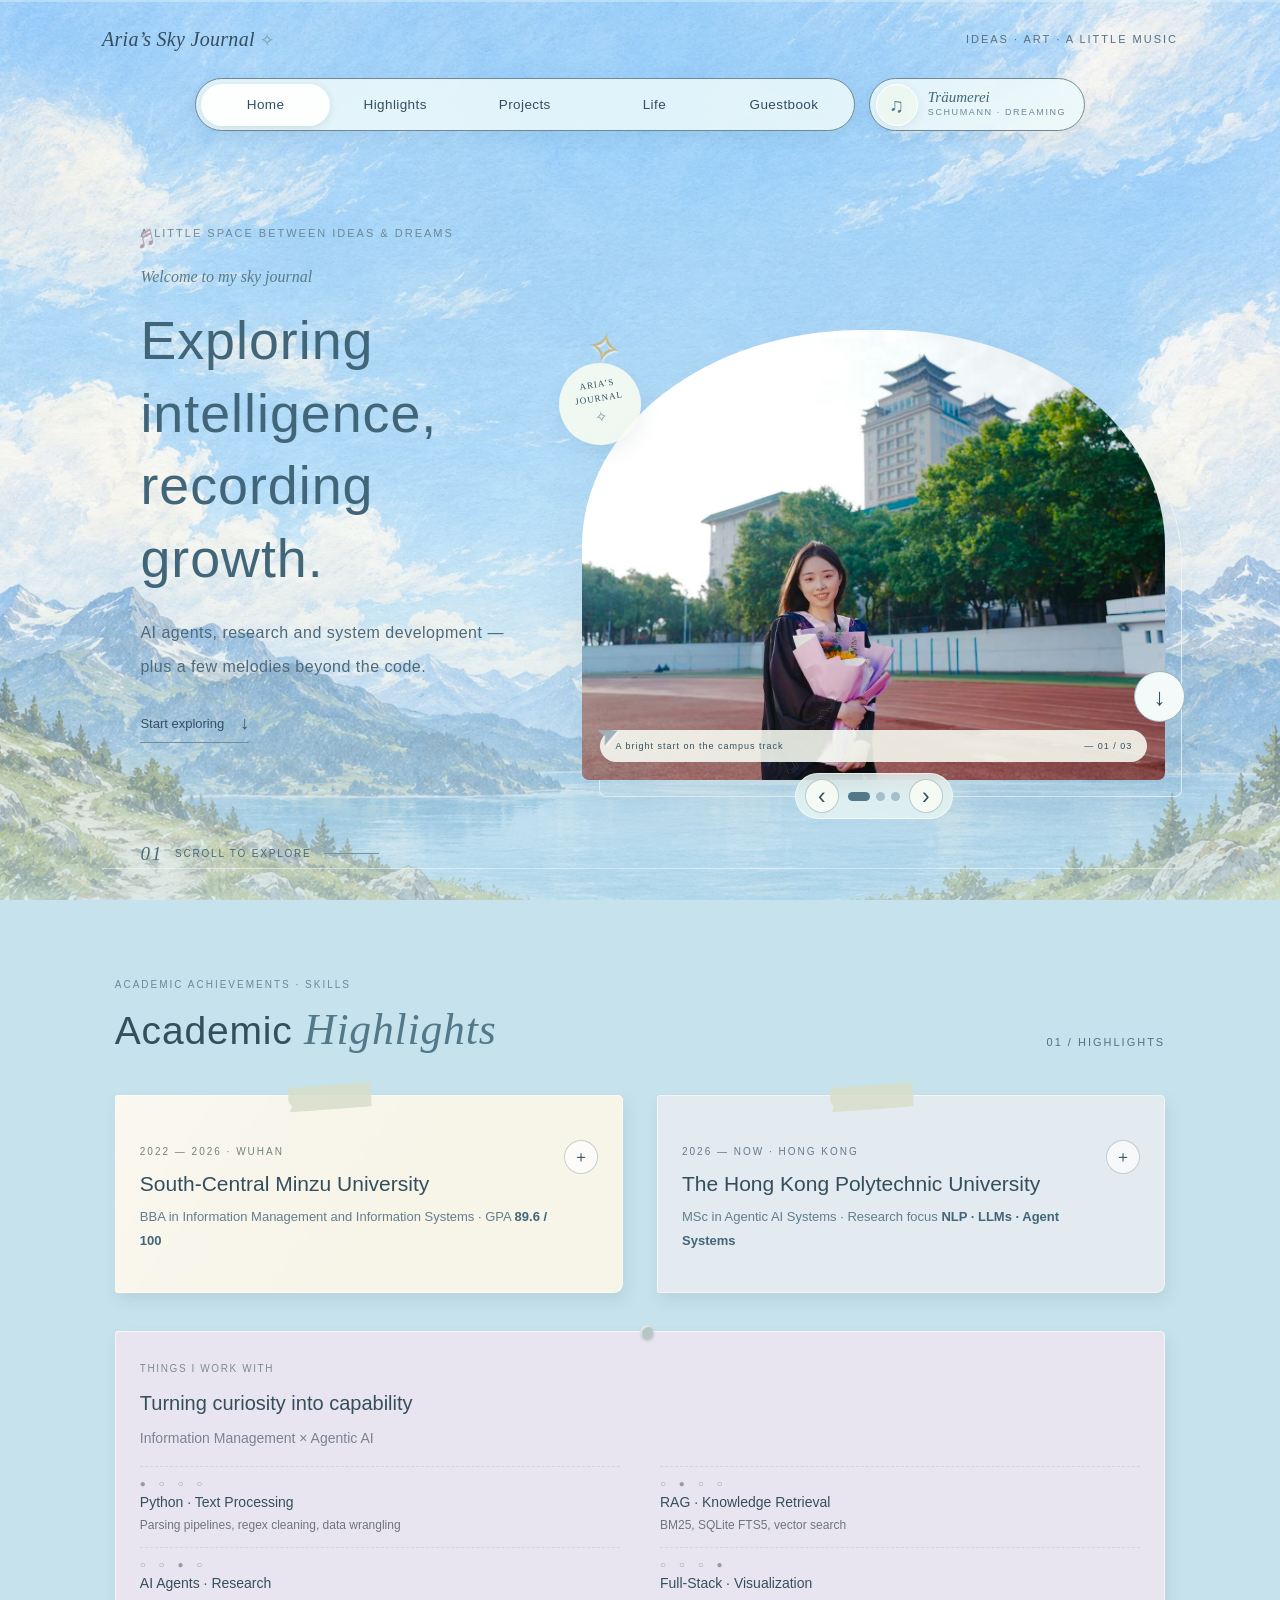
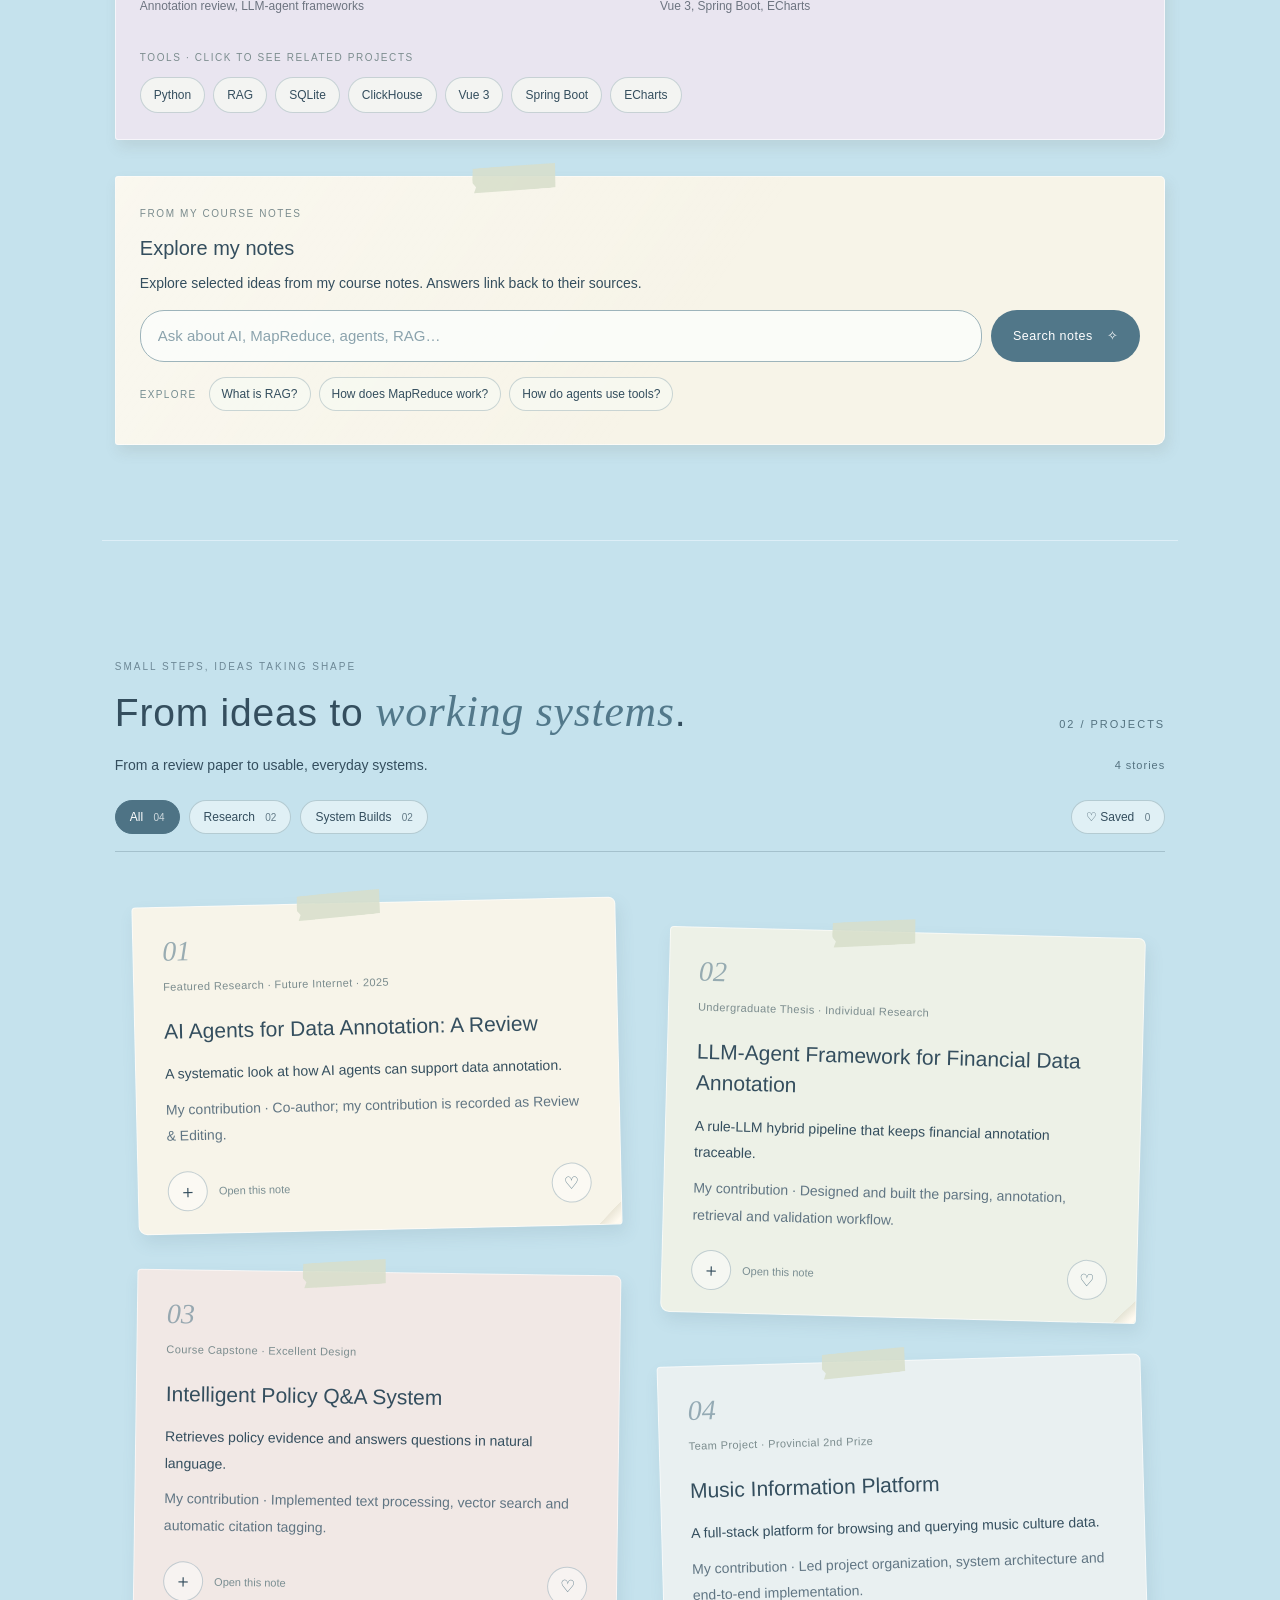
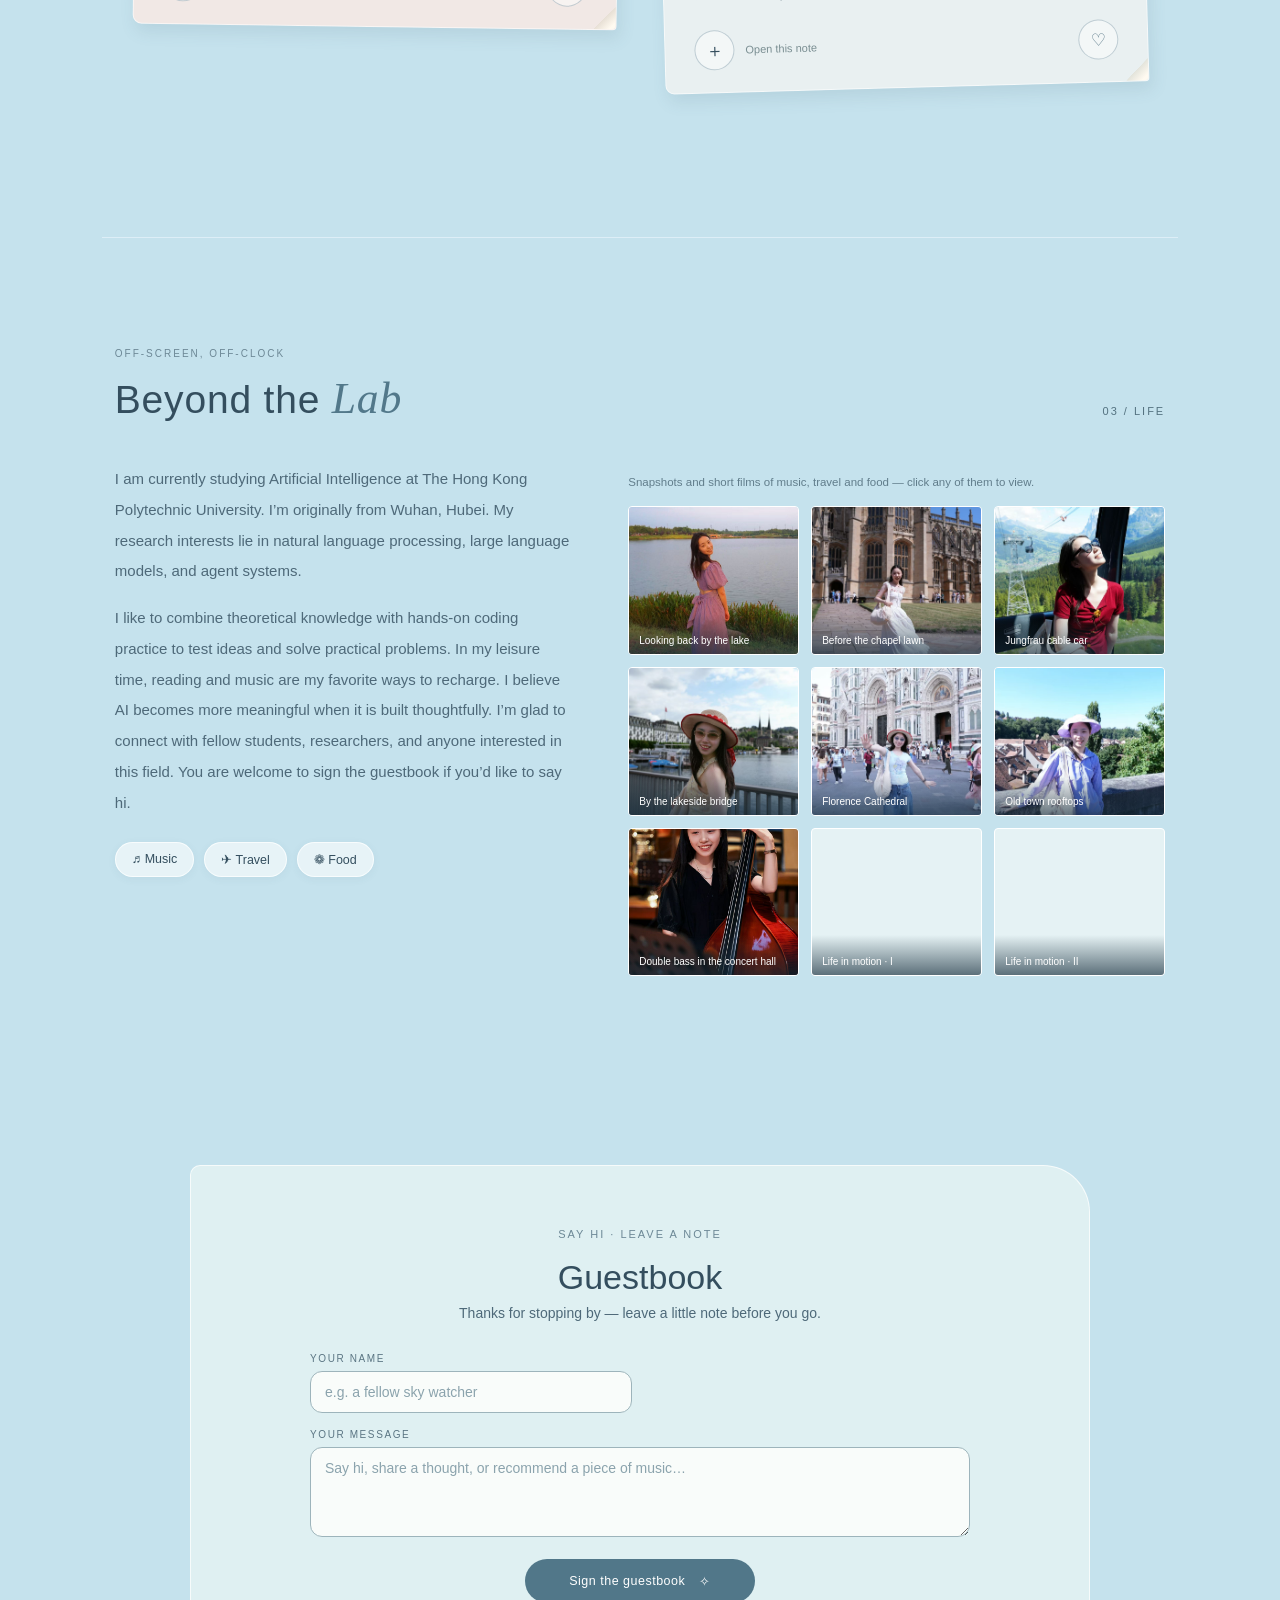
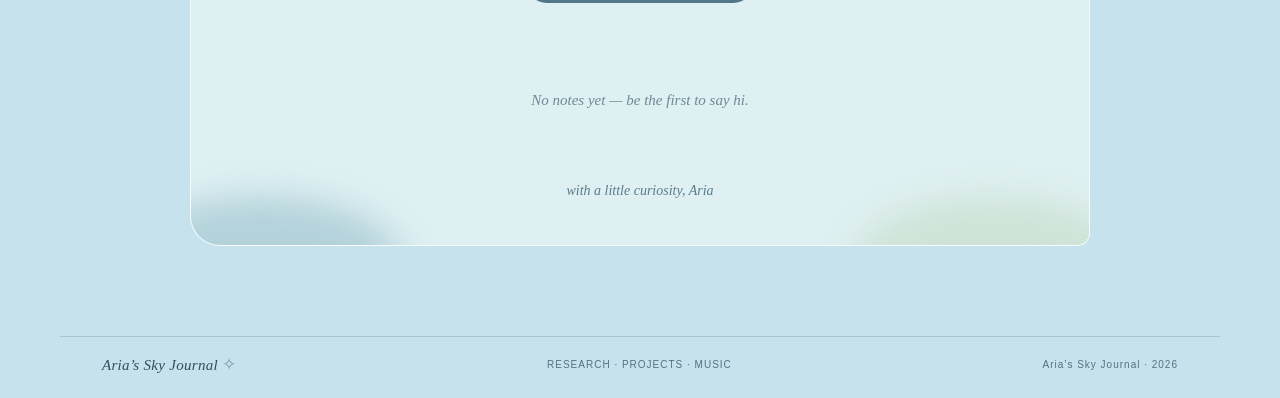
<file: V2/index.html>
<!doctype html>
<html lang="en">
<head>
<meta charset="utf-8">
<meta name="viewport" content="width=device-width,initial-scale=1">
<meta name="theme-color" content="#d5eaf3">
<meta name="description" content="Aria's sky journal: research, projects, campus highlights and a little music.">
<title>Aria’s Sky Journal</title>
<link rel="stylesheet" href="style.css">
<link rel="stylesheet" href="style.css">
</head>
<body>
<a class="skip" href="#main">Skip to main content</a>
<div class="paper-grain" aria-hidden="true"></div>
<div class="sky-cloud-layer" aria-hidden="true"></div>

<header class="masthead">
 <a class="wordmark" href="#home">Aria’s Sky Journal <span>✧</span></a>
 <span class="header-note">IDEAS · ART · A LITTLE MUSIC</span>
</header>

<!-- Music toggle sits beside the navigation bar, labelled with the English title of the piece -->
<div class="nav-bar">
 <nav class="pill-nav" aria-label="Page navigation">
  <a href="#home" data-nav="home">Home</a>
  <a href="#highlights" data-nav="highlights">Highlights</a>
  <a href="#projects" data-nav="projects">Projects</a>
  <a href="#life" data-nav="life">Life</a>
  <a href="#guestbook" data-nav="guestbook">Guestbook</a>
  <span class="nav-indicator" aria-hidden="true"></span>
 </nav>
 <div class="music-pill">
  <button id="sound-toggle" type="button" aria-pressed="false" aria-label="Play Schumann’s Träumerei" title="Play Schumann’s Träumerei"><span aria-hidden="true">♫</span></button>
  <span class="music-pill-text">Träumerei<small>Schumann · Dreaming</small></span>
 </div>
</div>

<div class="reading-progress" aria-hidden="true"><span id="progress-bar"></span></div>

<main id="main">

<!-- ======================= HOME ======================= -->
<section id="home" class="section hero-section" aria-labelledby="hero-title">
 <div class="home-stickers" aria-hidden="true"><span class="float-sticker sticker-note">♬</span><span class="float-sticker sticker-star">✧</span><span class="float-sticker sticker-plane">➤</span></div>
 <div class="hero-copy">
  <span class="eyebrow">A LITTLE SPACE BETWEEN IDEAS &amp; DREAMS</span>
  <p class="handwritten">Welcome to my sky journal</p>
  <h1 id="hero-title">Exploring intelligence,<br>recording growth.</h1>
  <p class="hero-description">AI agents, research and system development —<br>plus a few melodies beyond the code.</p>
  <a class="text-link" href="#highlights">Start exploring <span>↓</span></a>
  <div class="hero-caption"><span>01</span><span>SCROLL TO EXPLORE</span><i></i></div>
 </div>
 <div class="hero-art">
  <img id="hero-art-image" src="assets/hero-1.jpg" alt="Graduate in gown holding a bouquet on the campus track">
  <div class="photo-stamp">ARIA’S<br>JOURNAL <span>✧</span></div>
  <div class="art-caption"><span id="art-caption-text" aria-live="polite">A bright start on the campus track</span><span id="art-counter">— 01 / 03</span></div>
  <div class="art-controls" role="group" aria-label="Switch hero scenery">
   <button id="art-prev" class="art-step" aria-label="Previous scene">‹</button>
   <div id="art-dots"></div>
   <button id="art-next" class="art-step" aria-label="Next scene">›</button>
  </div>
  <a href="#highlights" class="circle-link" aria-label="Scroll down to explore">↓</a>
 </div>
</section>

<!-- ======================= HIGHLIGHTS ======================= -->
<section id="highlights" class="section highlights-section" aria-labelledby="highlights-title">
 <div class="section-heading reveal">
  <div><span class="eyebrow">ACADEMIC ACHIEVEMENTS · SKILLS</span><h2 id="highlights-title">Academic <em>Highlights</em></h2></div>
  <span class="section-number">01 / HIGHLIGHTS</span>
 </div>

 <div class="school-grid">
  <article class="paper-card school-card reveal" data-tilt>
   <span class="paper-tape" aria-hidden="true"></span>
   <h3 class="school-title"><button class="school-head" type="button" aria-expanded="false" aria-controls="school-undergraduate">
    <span class="school-year">2022 — 2026 · WUHAN</span>
    <span class="school-name">South-Central Minzu University</span>
    <span class="school-sub">BBA in Information Management and Information Systems · GPA <strong>89.6 / 100</strong></span>
    <span class="school-toggle" aria-hidden="true">＋</span>
   </button></h3>
   <div class="school-detail" id="school-undergraduate" inert>
    <div><div class="school-detail-inner">
     <div class="school-columns">
      <div class="school-block">
       <span class="eyebrow">AWARDS</span>
       <ul class="award-list">
        <li><strong>First-Class University Scholarship</strong><span>2023</span></li>
        <li><strong>Third-Class University Scholarship</strong><span>2024 &amp; 2025</span></li>
        <li><strong>University Merit Student</strong><span>2023</span></li>
        <li><strong>Provincial 2nd Prize</strong><span>Chinese Collegiate Computing Competition</span></li>
       </ul>
      </div>
      <div class="school-block">
       <span class="eyebrow">OUTSTANDING ACADEMIC RECORDS</span>
       <ul class="record-list">
        <li><span>IS Development &amp; Practice</span><b>98</b></li>
        <li><span>Management Decision Analysis</span><b>97</b></li>
        <li><span>Web Development &amp; Design</span><b>95</b></li>
        <li><span>C Programming</span><b>95</b></li>
       </ul>
      </div>
     </div>
    </div></div>
   </div>
  </article>

  <article class="paper-card school-card sky-school reveal" data-tilt>
   <span class="paper-tape" aria-hidden="true"></span>
   <h3 class="school-title"><button class="school-head" type="button" aria-expanded="false" aria-controls="school-postgraduate">
    <span class="school-year">2026 — NOW · HONG KONG</span>
    <span class="school-name">The Hong Kong Polytechnic University</span>
    <span class="school-sub">MSc in Agentic AI Systems · Research focus <strong>NLP · LLMs · Agent Systems</strong></span>
    <span class="school-toggle" aria-hidden="true">＋</span>
   </button></h3>
   <div class="school-detail" id="school-postgraduate" inert>
    <div><div class="school-detail-inner">
     <div class="school-block">
      <span class="eyebrow">CORE COURSES</span>
      <ul class="course-list">
       <li>LLM for Agent</li>
       <li>Big Data Computing</li>
       <li>Agentic Computing, Systems and Application</li>
       <li>Natural Language Processing</li>
       <li>Introduction to AI</li>
      </ul>
     </div>
    </div></div>
   </div>
  </article>
 </div>

 <article class="paper-card skill-paper reveal" data-tilt>
  <span class="paper-pin" aria-hidden="true"></span>
  <span class="eyebrow">THINGS I WORK WITH</span>
  <h3>Turning curiosity into capability</h3>
  <p class="skill-footnote">Information Management × Agentic AI</p>
  <ul class="skill-notes">
   <li><span class="skill-beads" aria-hidden="true">● ○ ○ ○</span><strong>Python · Text Processing</strong><small>Parsing pipelines, regex cleaning, data wrangling</small></li>
   <li><span class="skill-beads" aria-hidden="true">○ ● ○ ○</span><strong>RAG · Knowledge Retrieval</strong><small>BM25, SQLite FTS5, vector search</small></li>
   <li><span class="skill-beads" aria-hidden="true">○ ○ ● ○</span><strong>AI Agents · Research</strong><small>Annotation review, LLM-agent frameworks</small></li>
   <li><span class="skill-beads" aria-hidden="true">○ ○ ○ ●</span><strong>Full-Stack · Visualization</strong><small>Vue 3, Spring Boot, ECharts</small></li>
  </ul>
  <div class="skill-strip"><span class="eyebrow">TOOLS · CLICK TO SEE RELATED PROJECTS</span>
   <div>
    <button class="skill-chip" data-skill="Python">Python</button>
    <button class="skill-chip" data-skill="RAG">RAG</button>
    <button class="skill-chip" data-skill="SQLite">SQLite</button>
    <button class="skill-chip" data-skill="ClickHouse">ClickHouse</button>
    <button class="skill-chip" data-skill="Vue 3">Vue 3</button>
    <button class="skill-chip" data-skill="Spring Boot">Spring Boot</button>
    <button class="skill-chip" data-skill="ECharts">ECharts</button>
   </div>
  </div>
 </article>

 <article class="paper-card knowledge-paper reveal rag-v2-paper" aria-labelledby="rag-v2-title">
  <span class="paper-tape" aria-hidden="true"></span>
  <span class="eyebrow">FROM MY COURSE NOTES</span>
  <h3 id="rag-v2-title">Explore my notes</h3>
  <p>Explore selected ideas from my course notes. Answers link back to their sources.</p>
  <form class="rag-input rag-v2-input" id="rag-form">
   <label class="sr-only" for="rag-question">Ask a question about the course notes</label>
   <input id="rag-question" type="text" maxlength="240" placeholder="Ask about AI, MapReduce, agents, RAG…" autocomplete="off" required>
   <button class="primary" type="submit">Search notes <span aria-hidden="true">✧</span></button>
  </form>
  <div class="rag-v2-tests" role="group" aria-label="Suggested questions">
   <span class="rag-v2-label">EXPLORE</span>
   <button type="button" data-rag-query="What is retrieval-augmented generation and how does it use retrieved context?">What is RAG?</button>
   <button type="button" data-rag-query="How does MapReduce divide and combine work?">How does MapReduce work?</button>
   <button type="button" data-rag-query="How do agents use tools?">How do agents use tools?</button>
  </div>
  <p class="sr-only" id="rag-feedback" role="status" aria-live="polite">Ready to search the course and project materials.</p>
  <div class="rag-v2-results" id="rag-results" aria-live="polite" hidden>
   <section class="rag-v2-panel rag-v2-answer-panel" aria-labelledby="rag-answer-heading">
    <div class="rag-v2-panel-head"><h4 id="rag-answer-heading">Answer</h4></div>
    <div id="rag-answer"></div>
   </section>
   <details class="rag-v2-disclosure" id="rag-reference-disclosure">
    <summary>View Retrieved Reference Materials <span id="rag-reference-count"></span></summary>
    <div id="rag-references"></div>
   </details>
  </div>
 </article>
</section>

<!-- ======================= PROJECTS ======================= -->
<section id="projects" class="section projects-section" aria-labelledby="projects-title">
 <div class="section-heading reveal">
  <div><span class="eyebrow">SMALL STEPS, IDEAS TAKING SHAPE</span><h2 id="projects-title">From ideas to <em>working systems</em>.</h2></div>
  <span class="section-number">02 / PROJECTS</span>
 </div>
 <div class="projects-intro reveal"><p>From a review paper to usable, everyday systems.</p><span id="project-count" aria-live="polite">4 stories</span></div>
 <div class="filters reveal" role="group" aria-label="Filter projects by type">
  <button class="filter active" data-filter="all" aria-pressed="true">All <span>04</span></button>
  <button class="filter" data-filter="research" aria-pressed="false">Research <span>02</span></button>
  <button class="filter" data-filter="build" aria-pressed="false">System Builds <span>02</span></button>
  <button id="saved-filter" class="filter saved-filter" aria-pressed="false">♡ Saved <span id="saved-count">0</span></button>
 </div>
 <div id="project-list" class="project-list"></div>
</section>

<!-- ======================= LIFE ======================= -->
<section id="life" class="section life-section" aria-labelledby="life-title">
 <div class="section-heading reveal">
  <div><span class="eyebrow">OFF-SCREEN, OFF-CLOCK</span><h2 id="life-title">Beyond the <em>Lab</em></h2></div>
  <span class="section-number">03 / LIFE</span>
 </div>
 <div class="life-layout">
  <div class="life-copy reveal">
   <p>I am currently studying Artificial Intelligence at The Hong Kong Polytechnic University. I’m originally from Wuhan, Hubei. My research interests lie in natural language processing, large language models, and agent systems.</p>
   <p>I like to combine theoretical knowledge with hands-on coding practice to test ideas and solve practical problems. In my leisure time, reading and music are my favorite ways to recharge. I believe AI becomes more meaningful when it is built thoughtfully. I’m glad to connect with fellow students, researchers, and anyone interested in this field. You are welcome to sign the guestbook if you’d like to say hi.</p>
   <div class="hobby-badges"><span>♬ Music</span><span>✈ Travel</span><span>❁ Food</span></div>
  </div>
  <div class="life-media reveal">
   <p class="local-note">Snapshots and short films of music, travel and food — click any of them to view.</p>
   <div id="media-gallery" class="media-gallery" aria-live="polite"></div>
   <p id="gallery-empty" class="empty-state gallery-empty" hidden>No moments yet — add your favorite snapshots of music, travel and food.</p>
  </div>
 </div>
</section>

<!-- ======================= GUESTBOOK ======================= -->
<section id="guestbook" class="section guestbook-section" aria-labelledby="guestbook-title">
 <div class="guestbook-sky reveal">
  <div class="guestbook-stars" aria-hidden="true"><span>✧</span><span>⋆</span><span>✧</span><span>⋆</span><span>✧</span></div>
  <span class="eyebrow">SAY HI · LEAVE A NOTE</span>
  <h2 id="guestbook-title">Guestbook</h2>
  <p class="guestbook-intro">Thanks for stopping by — leave a little note before you go.</p>
  <form id="guestbook-form" class="guestbook-form">
   <label class="field"><span>YOUR NAME</span><input id="guest-name" name="name" type="text" maxlength="40" placeholder="e.g. a fellow sky watcher" autocomplete="name" required></label>
   <label class="field field-wide"><span>YOUR MESSAGE</span><textarea id="guest-message" name="message" rows="4" maxlength="500" placeholder="Say hi, share a thought, or recommend a piece of music…" required></textarea></label>
   <button class="primary" type="submit">Sign the guestbook <span aria-hidden="true">✧</span></button>
  </form>
  <div id="guestbook-list" class="guestbook-list" aria-live="polite"></div>
  <p id="guestbook-empty" class="empty-state">No notes yet — be the first to say hi.</p>
  <span class="handwritten guestbook-sign">with a little curiosity, Aria</span>
 </div>
</section>

</main>

<footer>
 <a class="wordmark" href="#home">Aria’s Sky Journal <span>✧</span></a>
 <span>RESEARCH · PROJECTS · MUSIC</span>
 <span>Aria’s Sky Journal · 2026</span>
</footer>

<button class="back-top" aria-label="Back to top">↑</button>

<dialog id="media-dialog" class="media-dialog">
 <button class="dialog-close" aria-label="Close preview">×</button>
 <div id="media-content"></div>
 <p id="media-caption"></p>
</dialog>

<audio id="soundtrack" src="assets/traumerei.mp3" preload="auto" loop hidden></audio>
<p id="audio-status" class="sr-only" role="status" aria-live="polite"></p>

<script src="projects.js"></script>
<script src="rag-knowledge.js"></script>
<script src="app.js"></script>
<script src="rag-v2.js"></script>

</body>
</html>
</file>
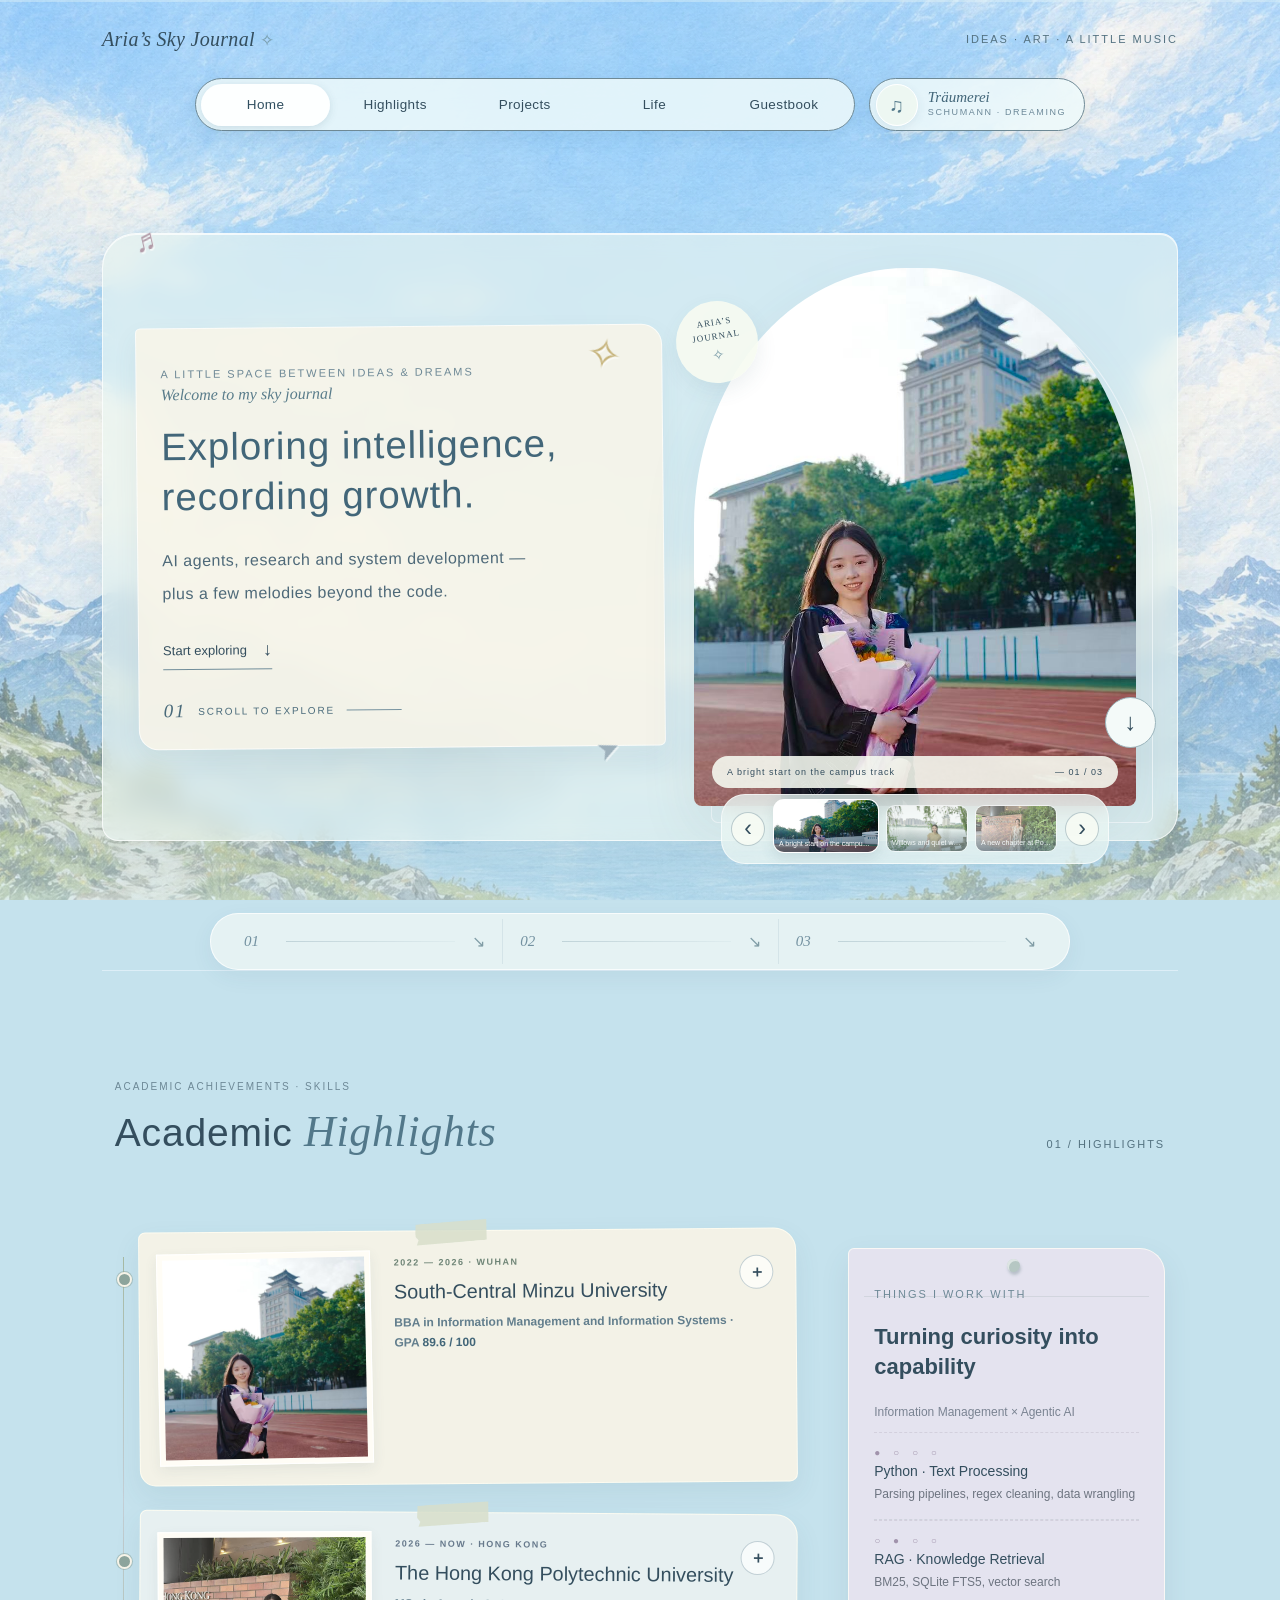
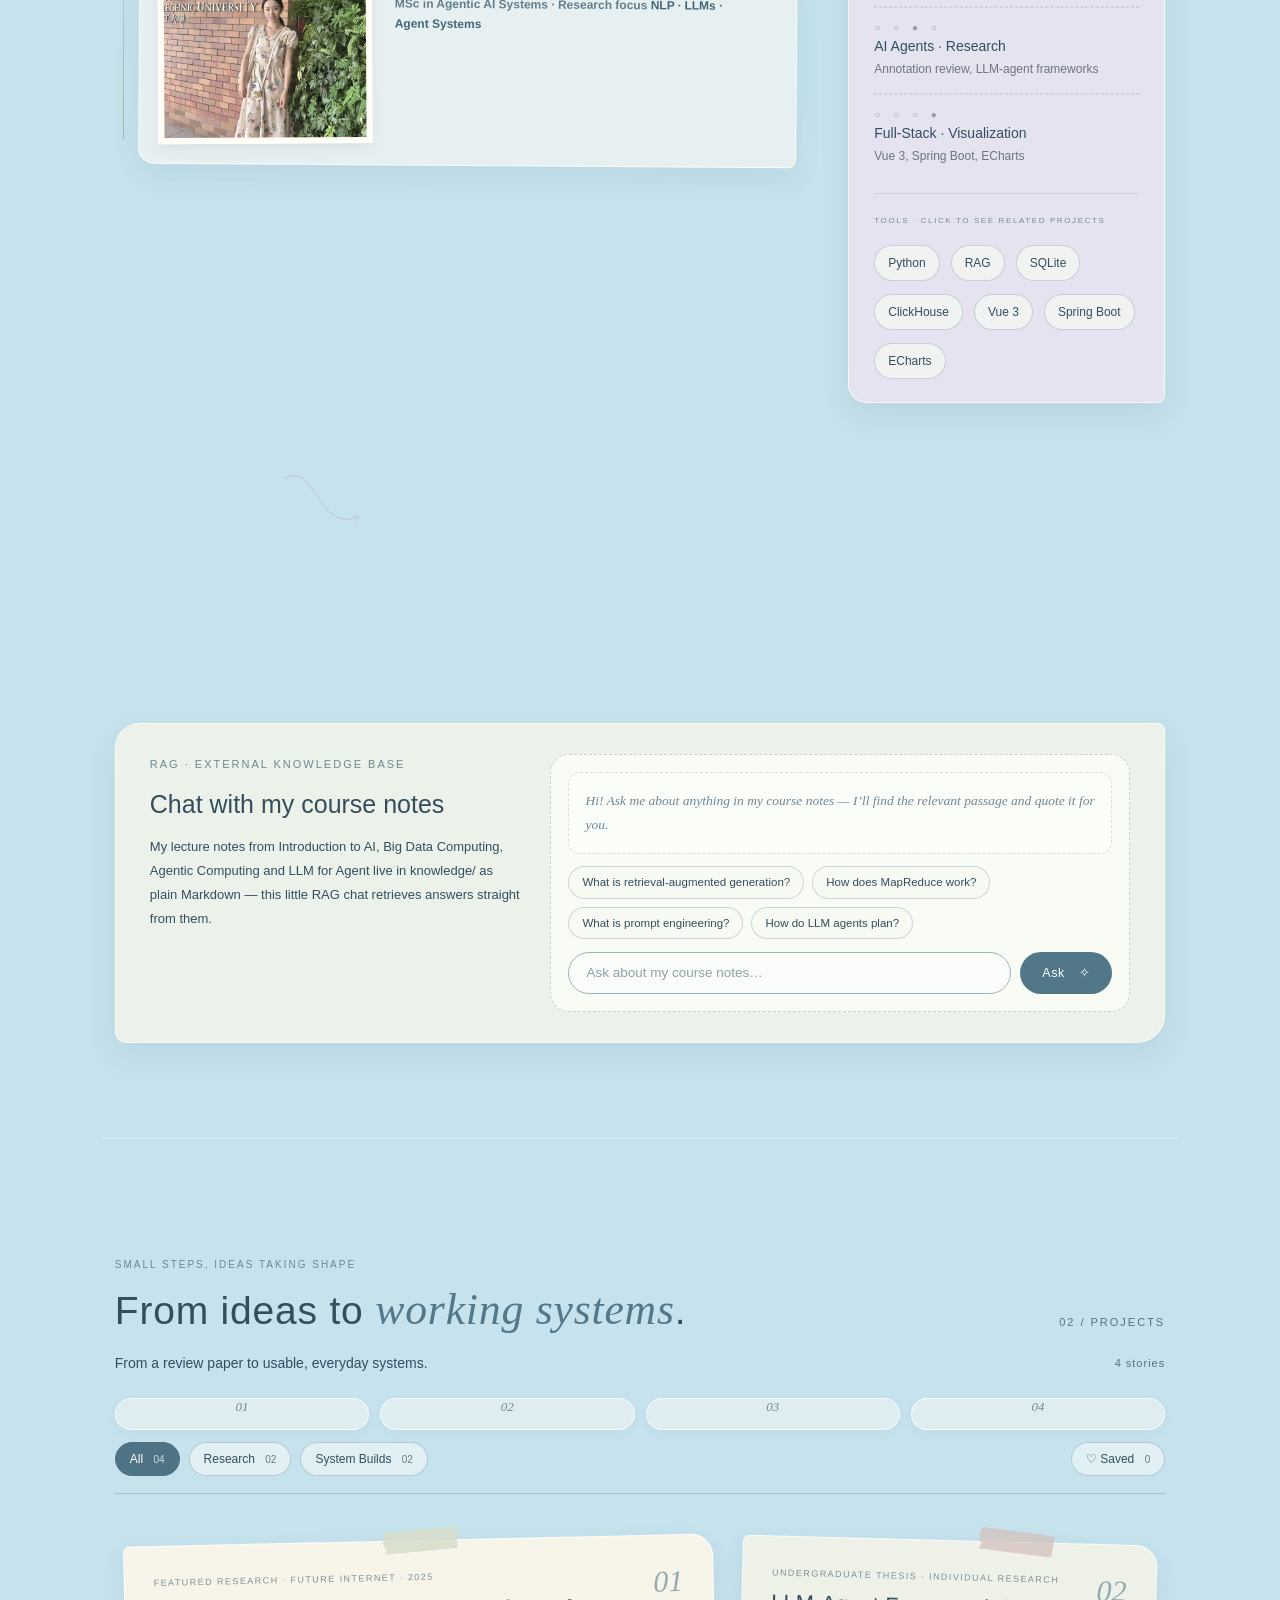
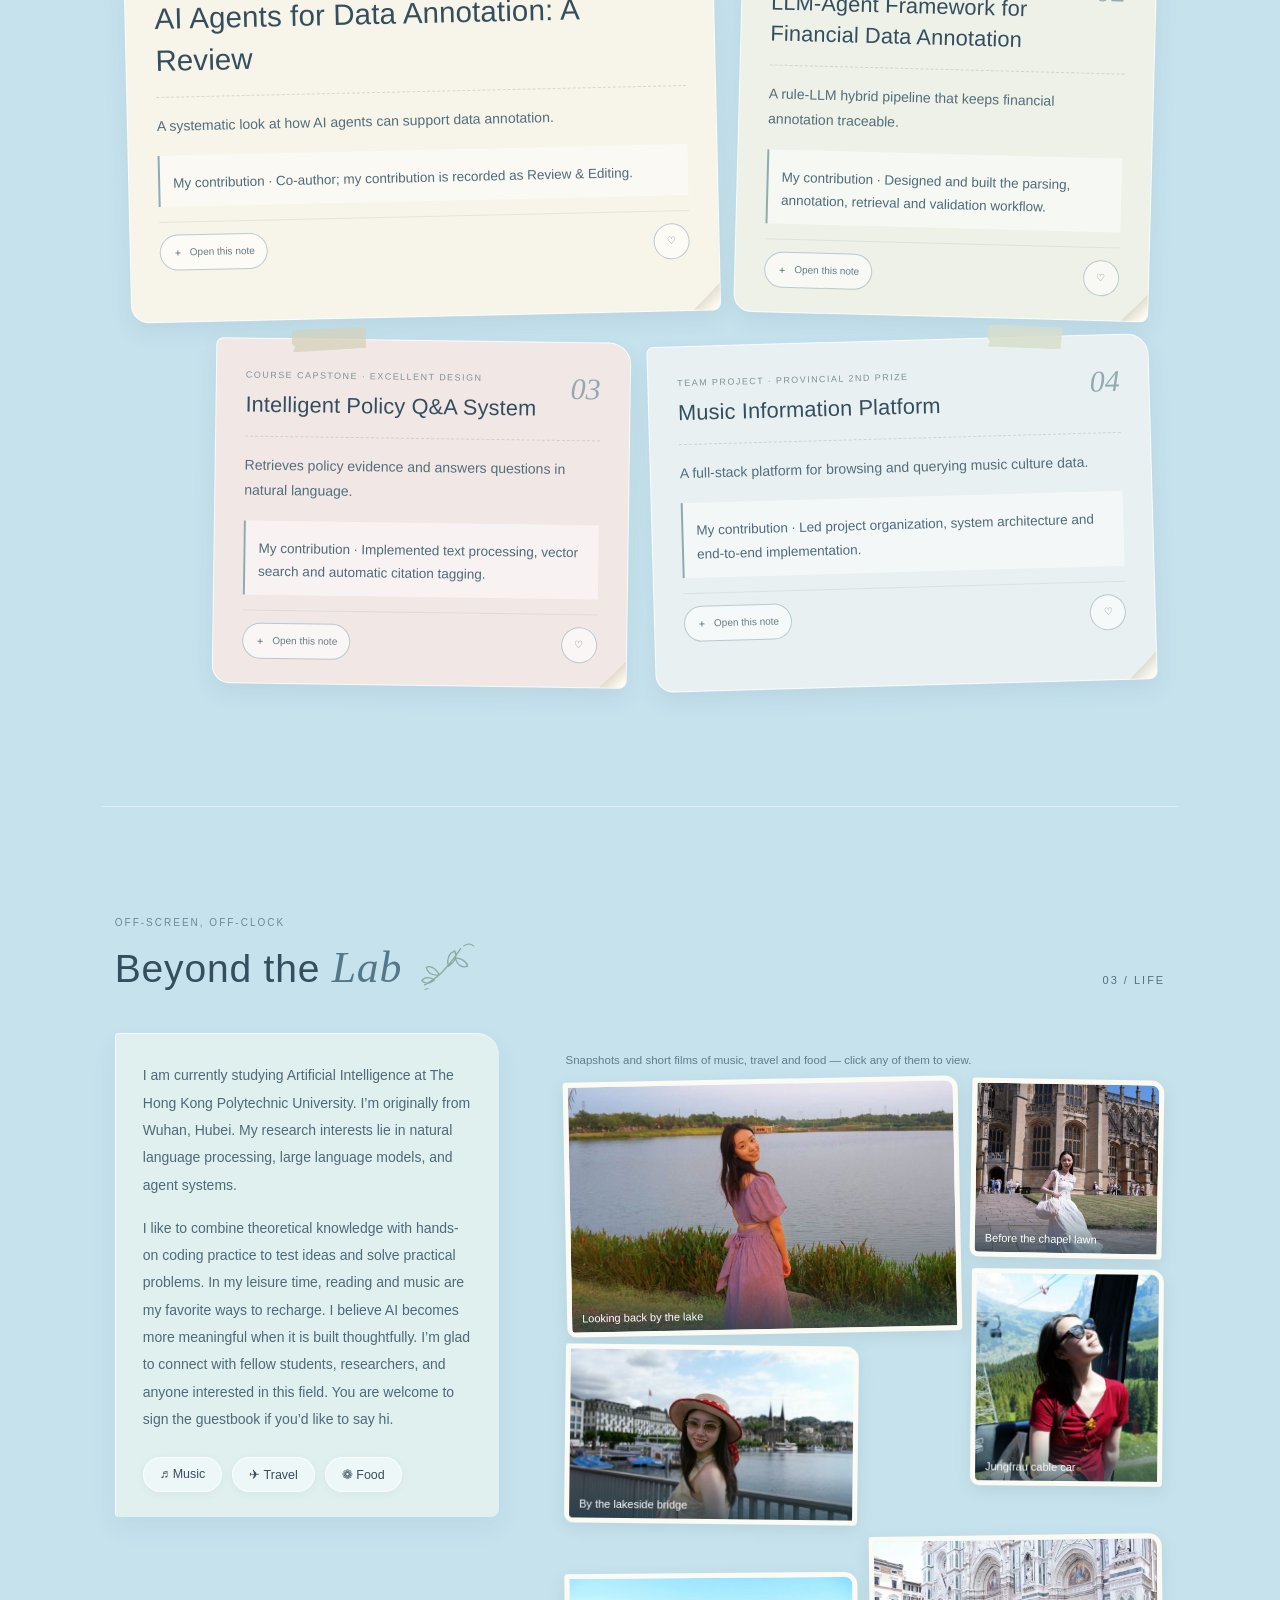
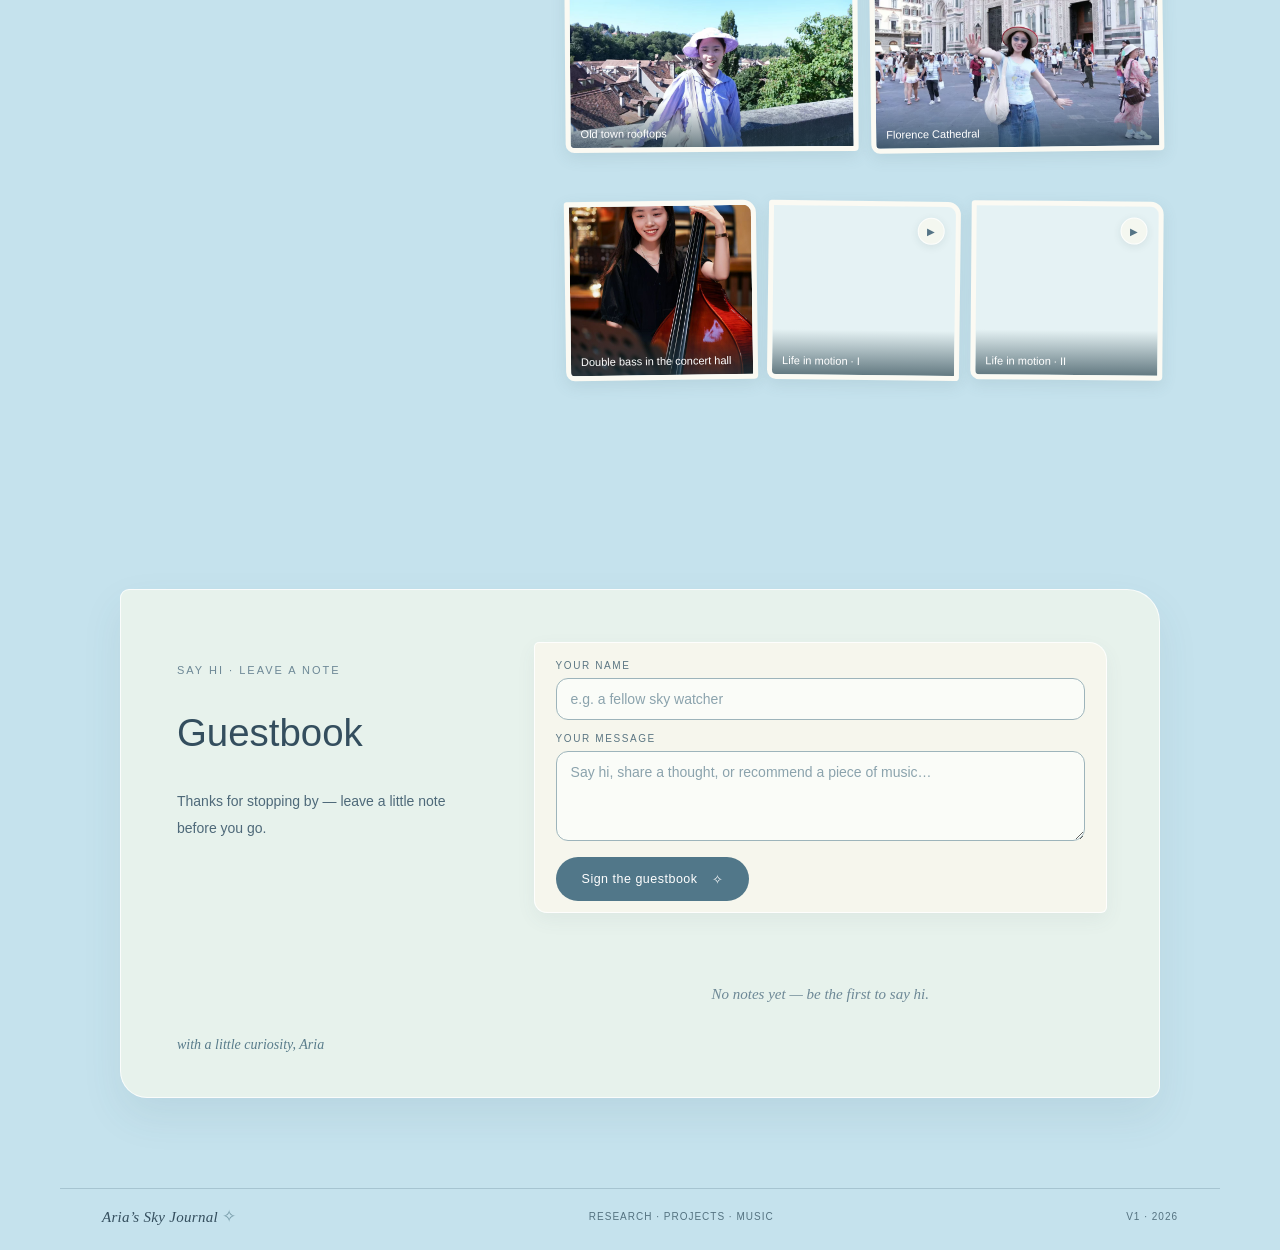
<file: submission/prompt_appendix/task3_v1/llm_output/iteration_5/index.html>
<!doctype html>
<html lang="en">
<head>
<meta charset="utf-8">
<meta name="viewport" content="width=device-width,initial-scale=1">
<meta name="theme-color" content="#d5eaf3">
<meta name="description" content="Aria's sky journal: research, projects, campus highlights and a little music.">
<title>Aria’s Sky Journal</title>
<link rel="stylesheet" href="style.css">
<!-- 【V1迭代新增】Few-shot 生成的 pegboard 版式与内容状态反馈 -->
<link rel="stylesheet" href="v1.css">
</head>
<body>
<a class="skip" href="#main">Skip to main content</a>
<div class="paper-grain" aria-hidden="true"></div>
<div class="sky-cloud-layer" aria-hidden="true"></div>

<header class="masthead">
 <a class="wordmark" href="#home">Aria’s Sky Journal <span>✧</span></a>
 <span class="header-note">IDEAS · ART · A LITTLE MUSIC</span>
</header>

<!-- Music toggle sits beside the navigation bar, labelled with the English title of the piece -->
<div class="nav-bar">
 <nav class="pill-nav" aria-label="Page navigation">
  <a href="#home" data-nav="home">Home</a>
  <a href="#highlights" data-nav="highlights">Highlights</a>
  <a href="#projects" data-nav="projects">Projects</a>
  <a href="#life" data-nav="life">Life</a>
  <a href="#guestbook" data-nav="guestbook">Guestbook</a>
  <span class="nav-indicator" aria-hidden="true"></span>
 </nav>
 <div class="music-pill">
  <button id="sound-toggle" type="button" aria-pressed="false" aria-label="Play Schumann’s Träumerei" title="Play Schumann’s Träumerei"><span aria-hidden="true">♫</span></button>
  <span class="music-pill-text">Träumerei<small>Schumann · Dreaming</small></span>
 </div>
</div>

<div class="reading-progress" aria-hidden="true"><span id="progress-bar"></span></div>

<main id="main">

<!-- ======================= HOME ======================= -->
<section id="home" class="section hero-section" aria-labelledby="hero-title">
 <div class="home-stickers" aria-hidden="true"><span class="float-sticker sticker-note">♬</span><span class="float-sticker sticker-star">✧</span><span class="float-sticker sticker-plane">➤</span></div>
 <!-- 【V1迭代新增】Home is composed as a cover spread; all displayed copy remains from V0. -->
 <div class="journal-cover">
 <header class="hero-copy cover-letter">
  <span class="eyebrow">A LITTLE SPACE BETWEEN IDEAS &amp; DREAMS</span>
  <p class="handwritten">Welcome to my sky journal</p>
  <h1 id="hero-title">Exploring intelligence,<br>recording growth.</h1>
  <p class="hero-description">AI agents, research and system development —<br>plus a few melodies beyond the code.</p>
  <a class="text-link" href="#highlights">Start exploring <span>↓</span></a>
  <div class="hero-caption"><span>01</span><span>SCROLL TO EXPLORE</span><i></i></div>
 </header>
 <figure class="hero-art" aria-label="A bright start on the campus track">
  <img id="hero-art-image" src="assets/hero-1.jpg" alt="Graduate in gown holding a bouquet on the campus track">
  <div class="photo-stamp">ARIA’S<br>JOURNAL <span>✧</span></div>
  <figcaption class="art-caption"><span id="art-caption-text" aria-live="polite">A bright start on the campus track</span><span id="art-counter">— 01 / 03</span></figcaption>
  <div class="art-controls" role="group" aria-label="Switch hero scenery">
   <button id="art-prev" class="art-step" aria-label="Previous scene">‹</button>
   <div id="art-dots"></div>
   <button id="art-next" class="art-step" aria-label="Next scene">›</button>
  </div>
  <a href="#highlights" class="circle-link" aria-label="Scroll down to explore">↓</a>
 </figure>
 </div>
</section>

<!-- 【V1迭代新增】A separate journal route keeps the carousel controls clear. -->
<nav class="chapter-rail" aria-label="Journal chapters">
 <a href="#highlights" aria-label="Highlights"><span class="chapter-rail-number">01</span><span class="chapter-rail-line" aria-hidden="true"></span><span class="chapter-rail-arrow" aria-hidden="true">↘</span></a>
 <a href="#projects" aria-label="Projects"><span class="chapter-rail-number">02</span><span class="chapter-rail-line" aria-hidden="true"></span><span class="chapter-rail-arrow" aria-hidden="true">↘</span></a>
 <a href="#life" aria-label="Life"><span class="chapter-rail-number">03</span><span class="chapter-rail-line" aria-hidden="true"></span><span class="chapter-rail-arrow" aria-hidden="true">↘</span></a>
</nav>

<!-- ======================= HIGHLIGHTS ======================= -->
<section id="highlights" class="section highlights-section" aria-labelledby="highlights-title">
 <div class="section-heading reveal">
  <div><span class="eyebrow">ACADEMIC ACHIEVEMENTS · SKILLS</span><h2 id="highlights-title">Academic <em>Highlights</em></h2></div>
  <span class="section-number">01 / HIGHLIGHTS</span>
 </div>

 <div class="academic-spread" role="group" aria-label="Academic highlights">
 <svg class="study-thread" viewBox="0 0 900 420" aria-hidden="true"><path d="M240 112 C390 28 385 350 570 290"/><path d="M558 279l23 10-16 17"/></svg>
 <ol class="education-journey" aria-label="Education">
  <li class="education-stop education-stop-undergraduate reveal"><article class="education-leaf" data-tilt>
   <span class="paper-tape" aria-hidden="true"></span>
   <figure class="school-photo-frame"><img class="school-photo" src="assets/hero-1.jpg" alt="Graduate in gown holding a bouquet on the campus track" loading="lazy"></figure>
   <h3 class="school-title"><button class="school-head" type="button" aria-expanded="false" aria-controls="school-undergraduate">
    <span class="school-year">2022 — 2026 · WUHAN</span>
    <span class="school-name">South-Central Minzu University</span>
    <span class="school-sub">BBA in Information Management and Information Systems · GPA <strong>89.6 / 100</strong></span>
    <span class="school-toggle" aria-hidden="true">＋</span>
   </button></h3>
   <div class="school-detail" id="school-undergraduate" inert>
    <div><div class="school-detail-inner">
     <div class="school-columns">
      <div class="school-block">
       <span class="eyebrow">AWARDS</span>
       <ul class="award-list">
        <li><strong>First-Class University Scholarship</strong><span>2023</span></li>
        <li><strong>Third-Class University Scholarship</strong><span>2024 &amp; 2025</span></li>
        <li><strong>University Merit Student</strong><span>2023</span></li>
        <li><strong>Provincial 2nd Prize</strong><span>Chinese Collegiate Computing Competition</span></li>
       </ul>
      </div>
      <div class="school-block">
       <span class="eyebrow">OUTSTANDING ACADEMIC RECORDS</span>
       <ul class="record-list">
        <li><span>IS Development &amp; Practice</span><b>98</b></li>
        <li><span>Management Decision Analysis</span><b>97</b></li>
        <li><span>Web Development &amp; Design</span><b>95</b></li>
        <li><span>C Programming</span><b>95</b></li>
       </ul>
      </div>
     </div>
    </div></div>
   </div>
  </article></li>

  <li class="education-stop education-stop-postgraduate reveal"><article class="education-leaf sky-school" data-tilt>
   <span class="paper-tape" aria-hidden="true"></span>
   <figure class="school-photo-frame"><img class="school-photo" src="assets/hero-3.jpg" alt="Woman in a floral dress at the PolyU entrance sign" loading="lazy"></figure>
   <h3 class="school-title"><button class="school-head" type="button" aria-expanded="false" aria-controls="school-postgraduate">
    <span class="school-year">2026 — NOW · HONG KONG</span>
    <span class="school-name">The Hong Kong Polytechnic University</span>
    <span class="school-sub">MSc in Agentic AI Systems · Research focus <strong>NLP · LLMs · Agent Systems</strong></span>
    <span class="school-toggle" aria-hidden="true">＋</span>
   </button></h3>
   <div class="school-detail" id="school-postgraduate" inert>
    <div><div class="school-detail-inner">
     <div class="school-block">
      <span class="eyebrow">CORE COURSES</span>
      <ul class="course-list">
       <li>LLM for Agent</li>
       <li>Big Data Computing</li>
       <li>Agentic Computing, Systems and Application</li>
       <li>Natural Language Processing</li>
       <li>Introduction to AI</li>
      </ul>
     </div>
    </div></div>
   </div>
  </article></li>
 </ol>

 <aside class="skill-ledger reveal" data-tilt>
  <span class="paper-pin" aria-hidden="true"></span>
  <span class="eyebrow">THINGS I WORK WITH</span>
  <h3>Turning curiosity into capability</h3>
  <p class="skill-footnote">Information Management × Agentic AI</p>
  <ul class="skill-notes">
   <li><span class="skill-beads" aria-hidden="true">● ○ ○ ○</span><strong>Python · Text Processing</strong><small>Parsing pipelines, regex cleaning, data wrangling</small></li>
   <li><span class="skill-beads" aria-hidden="true">○ ● ○ ○</span><strong>RAG · Knowledge Retrieval</strong><small>BM25, SQLite FTS5, vector search</small></li>
   <li><span class="skill-beads" aria-hidden="true">○ ○ ● ○</span><strong>AI Agents · Research</strong><small>Annotation review, LLM-agent frameworks</small></li>
   <li><span class="skill-beads" aria-hidden="true">○ ○ ○ ●</span><strong>Full-Stack · Visualization</strong><small>Vue 3, Spring Boot, ECharts</small></li>
  </ul>
  <div class="skill-strip"><span class="eyebrow">TOOLS · CLICK TO SEE RELATED PROJECTS</span>
   <div>
    <button class="skill-chip" data-skill="Python">Python</button>
    <button class="skill-chip" data-skill="RAG">RAG</button>
    <button class="skill-chip" data-skill="SQLite">SQLite</button>
    <button class="skill-chip" data-skill="ClickHouse">ClickHouse</button>
    <button class="skill-chip" data-skill="Vue 3">Vue 3</button>
    <button class="skill-chip" data-skill="Spring Boot">Spring Boot</button>
    <button class="skill-chip" data-skill="ECharts">ECharts</button>
   </div>
  </div>
 </aside>
 </div><!-- /academic-spread -->

 <section class="knowledge-workbench reveal" aria-label="RAG · EXTERNAL KNOWLEDGE BASE">
  <header class="knowledge-intro">
   <span class="eyebrow">RAG · EXTERNAL KNOWLEDGE BASE</span>
   <h3>Chat with my course notes</h3>
   <p>My lecture notes from Introduction to AI, Big Data Computing, Agentic Computing and LLM for Agent live in <a href="knowledge/">knowledge/</a> as plain Markdown — this little RAG chat retrieves answers straight from them.</p>
  </header>
  <div class="rag-chat">
   <div class="rag-log" id="rag-log" role="log" aria-live="polite">
    <p class="rag-welcome">Hi! Ask me about anything in my course notes — I’ll find the relevant passage and quote it for you.</p>
   </div>
   <div class="rag-suggest" aria-label="Suggested questions">
    <button type="button">What is retrieval-augmented generation?</button>
    <button type="button">How does MapReduce work?</button>
    <button type="button">What is prompt engineering?</button>
    <button type="button">How do LLM agents plan?</button>
   </div>
   <form class="rag-input" id="rag-form">
    <input id="rag-question" type="text" maxlength="200" placeholder="Ask about my course notes…" autocomplete="off" aria-label="Ask about the course notes" required>
    <button class="primary" type="submit">Ask <span aria-hidden="true">✧</span></button>
   </form>
  </div>
 </section>
</section>

<!-- ======================= PROJECTS ======================= -->
<section id="projects" class="section projects-section" aria-labelledby="projects-title">
 <div class="section-heading reveal">
  <div><span class="eyebrow">SMALL STEPS, IDEAS TAKING SHAPE</span><h2 id="projects-title">From ideas to <em>working systems</em>.</h2></div>
  <span class="section-number">02 / PROJECTS</span>
 </div>
 <div class="projects-intro reveal"><p>From a review paper to usable, everyday systems.</p><span id="project-count" aria-live="polite">4 stories</span></div>
 <!-- 【V1迭代新增】A visual story index links directly into the project atlas. -->
 <nav class="project-atlas-index reveal" aria-label="Project stories">
  <a href="#project-story-0" aria-label="AI Agents for Data Annotation: A Review"><span>01</span></a>
  <a href="#project-story-1" aria-label="LLM-Agent Framework for Financial Data Annotation"><span>02</span></a>
  <a href="#project-story-2" aria-label="Intelligent Policy Q&amp;A System"><span>03</span></a>
  <a href="#project-story-3" aria-label="Music Information Platform"><span>04</span></a>
 </nav>
 <div class="filters reveal" role="group" aria-label="Filter projects by type">
  <button class="filter active" data-filter="all" aria-pressed="true">All <span>04</span></button>
  <button class="filter" data-filter="research" aria-pressed="false">Research <span>02</span></button>
  <button class="filter" data-filter="build" aria-pressed="false">System Builds <span>02</span></button>
  <button id="saved-filter" class="filter saved-filter" aria-pressed="false">♡ Saved <span id="saved-count">0</span></button>
 </div>
 <!-- 【V1迭代新增】Projects are rendered as semantic atlas entries instead of V0's loose paper rows. -->
 <ol id="project-list" class="project-list projects-atlas" aria-label="Project stories"></ol>
 <p id="projects-empty" class="empty-state" hidden>No saved stories yet — tap ♡ on a project to keep it here.</p>
</section>

<!-- ======================= LIFE ======================= -->
<section id="life" class="section life-section" aria-labelledby="life-title">
 <div class="section-heading reveal">
  <div><span class="eyebrow">OFF-SCREEN, OFF-CLOCK</span><h2 id="life-title">Beyond the <em>Lab</em></h2></div>
  <!-- 【V1迭代新增】原创手绘植物边注，为 Life 增添轻量旅行手账感。 -->
  <svg class="margin-doodle life-sprig" viewBox="0 0 92 64" aria-hidden="true" focusable="false">
   <path d="M9 53C28 45 40 34 59 11M29 42C24 31 17 29 13 31c1 7 7 11 16 11Zm12-10c-1-11 4-17 10-19 3 7-1 14-10 19Zm10-10c8 1 14 6 15 12-7 2-13-2-15-12Zm-29 26C17 43 10 43 6 47c4 5 9 6 16 1Z" fill="none" stroke="currentColor" stroke-linecap="round" stroke-linejoin="round" stroke-width="1.7"/>
   <path d="M63 8c5-3 10-2 13 1m-67 50 4-1" fill="none" stroke="currentColor" stroke-linecap="round" stroke-width="1.3"/>
  </svg>
  <span class="section-number">03 / LIFE</span>
 </div>
 <div class="life-spread">
  <aside class="life-copy life-letter reveal">
   <p>I am currently studying Artificial Intelligence at The Hong Kong Polytechnic University. I’m originally from Wuhan, Hubei. My research interests lie in natural language processing, large language models, and agent systems.</p>
   <p>I like to combine theoretical knowledge with hands-on coding practice to test ideas and solve practical problems. In my leisure time, reading and music are my favorite ways to recharge. I believe AI becomes more meaningful when it is built thoughtfully. I’m glad to connect with fellow students, researchers, and anyone interested in this field. You are welcome to sign the guestbook if you’d like to say hi.</p>
   <div class="hobby-badges"><span>♬ Music</span><span>✈ Travel</span><span>❁ Food</span></div>
  </aside>
  <figure class="life-media life-atlas reveal">
   <p class="local-note">Snapshots and short films of music, travel and food — click any of them to view.</p>
   <div id="media-gallery" class="media-gallery media-wall" aria-live="polite" aria-label="Snapshots and short films of music, travel and food"></div>
   <p id="gallery-empty" class="empty-state gallery-empty" hidden>No moments yet — add your favorite snapshots of music, travel and food.</p>
  </figure>
 </div>
</section>

<!-- ======================= GUESTBOOK ======================= -->
<section id="guestbook" class="section guestbook-section" aria-labelledby="guestbook-title">
 <div class="guestbook-postcard reveal">
  <div class="guestbook-stars" aria-hidden="true"><span>✧</span><span>⋆</span><span>✧</span><span>⋆</span><span>✧</span></div>
  <header class="guestbook-letterhead">
   <span class="eyebrow">SAY HI · LEAVE A NOTE</span>
   <h2 id="guestbook-title">Guestbook</h2>
   <p class="guestbook-intro">Thanks for stopping by — leave a little note before you go.</p>
  </header>
  <div class="guestbook-writing-desk">
  <form id="guestbook-form" class="guestbook-form">
   <label class="field"><span>YOUR NAME</span><input id="guest-name" name="name" type="text" maxlength="40" placeholder="e.g. a fellow sky watcher" autocomplete="name" required></label>
   <label class="field field-wide"><span>YOUR MESSAGE</span><textarea id="guest-message" name="message" rows="4" maxlength="500" placeholder="Say hi, share a thought, or recommend a piece of music…" required></textarea></label>
   <button class="primary" type="submit">Sign the guestbook <span aria-hidden="true">✧</span></button>
  </form>
  </div>
  <section class="guestbook-notes" aria-label="Guestbook notes">
   <div id="guestbook-list" class="guestbook-list" aria-live="polite"></div>
   <p id="guestbook-empty" class="empty-state">No notes yet — be the first to say hi.</p>
  </section>
  <span class="handwritten guestbook-sign">with a little curiosity, Aria</span>
 </div>
</section>

</main>

<footer>
 <a class="wordmark" href="#home">Aria’s Sky Journal <span>✧</span></a>
 <span>RESEARCH · PROJECTS · MUSIC</span>
 <span>V1 · 2026</span>
</footer>

<button class="back-top" aria-label="Back to top">↑</button>

<dialog id="media-dialog" class="media-dialog">
 <button class="dialog-close" aria-label="Close preview">×</button>
 <div id="media-content"></div>
 <p id="media-caption"></p>
</dialog>

<audio id="soundtrack" src="assets/traumerei.mp3" preload="auto" loop hidden></audio>
<p id="audio-status" class="sr-only" role="status" aria-live="polite"></p>

<script src="projects.js"></script>
<script src="knowledge-data.js"></script>
<script src="app.js"></script>
<script src="rag.js"></script>
<!-- 【V1迭代新增】导航语义、拼贴布局与微交互 -->
<script src="v1.js"></script>

</body>
</html>
</file>
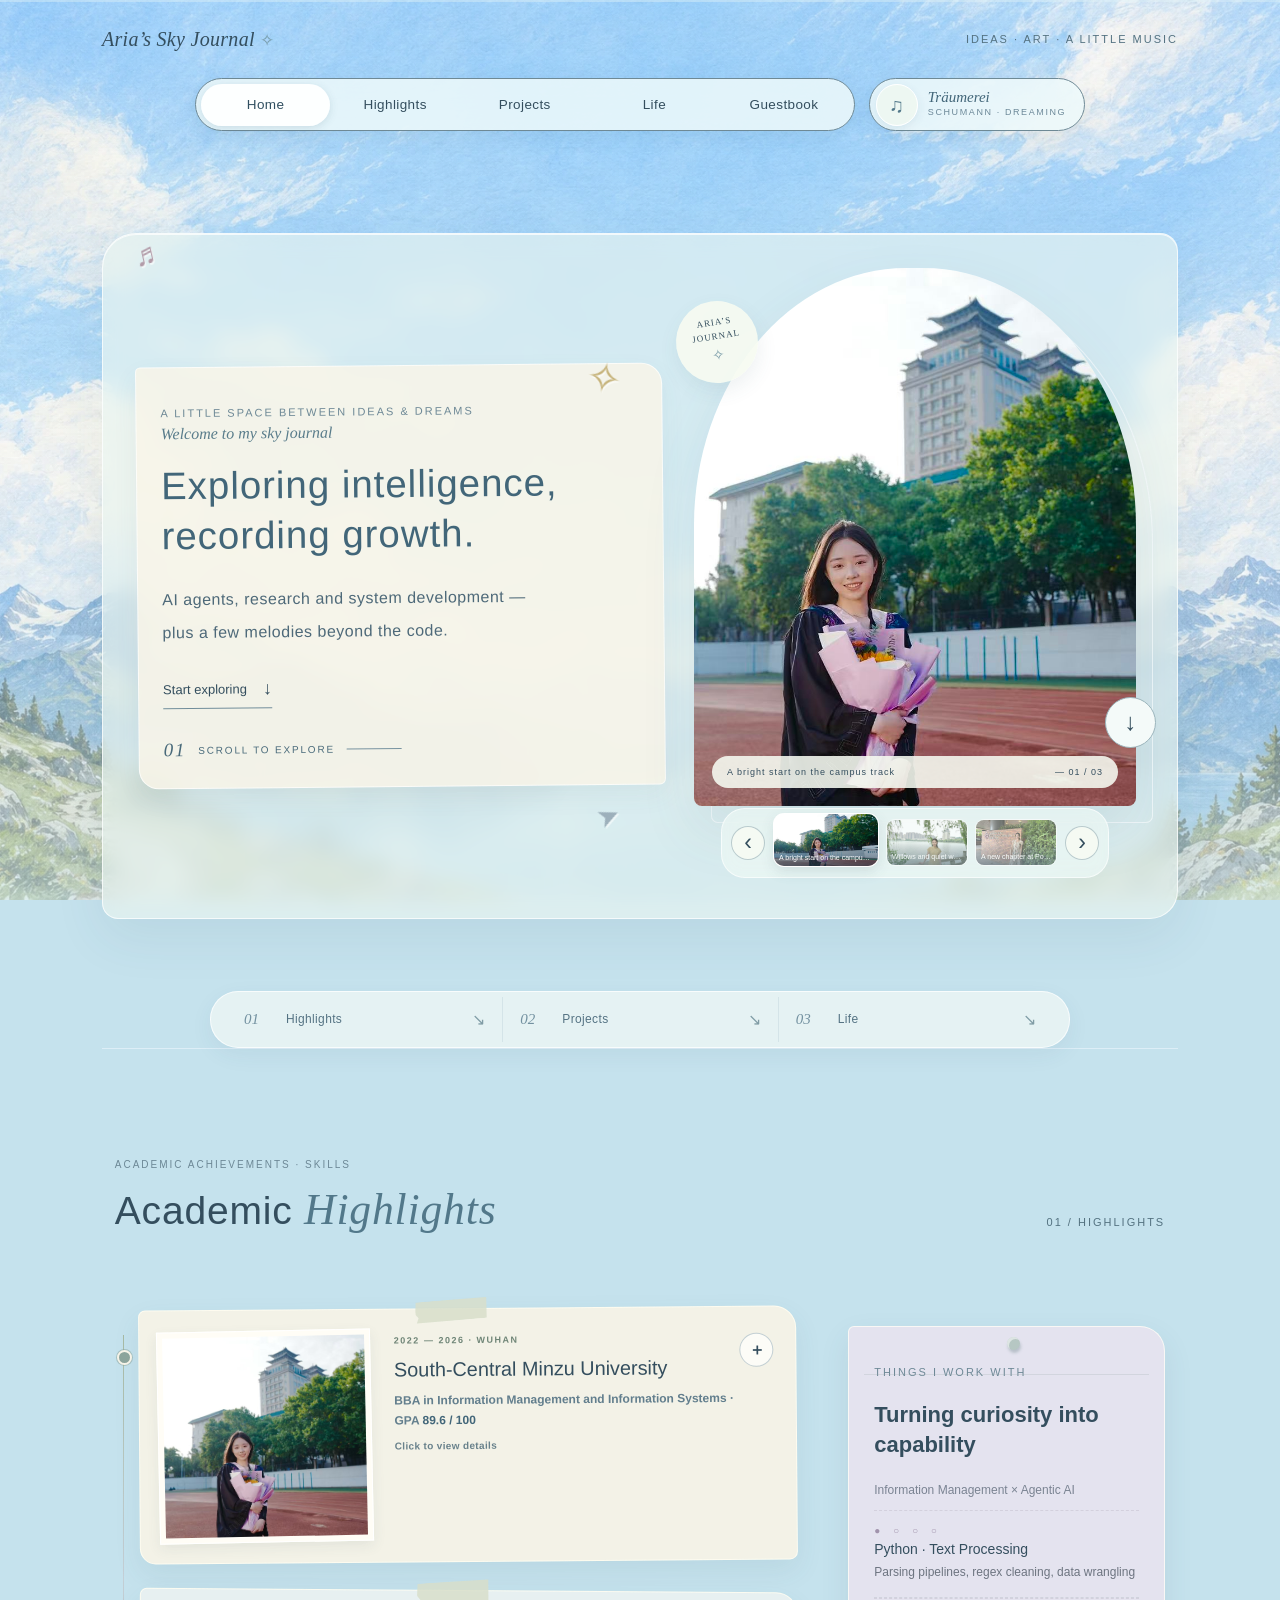
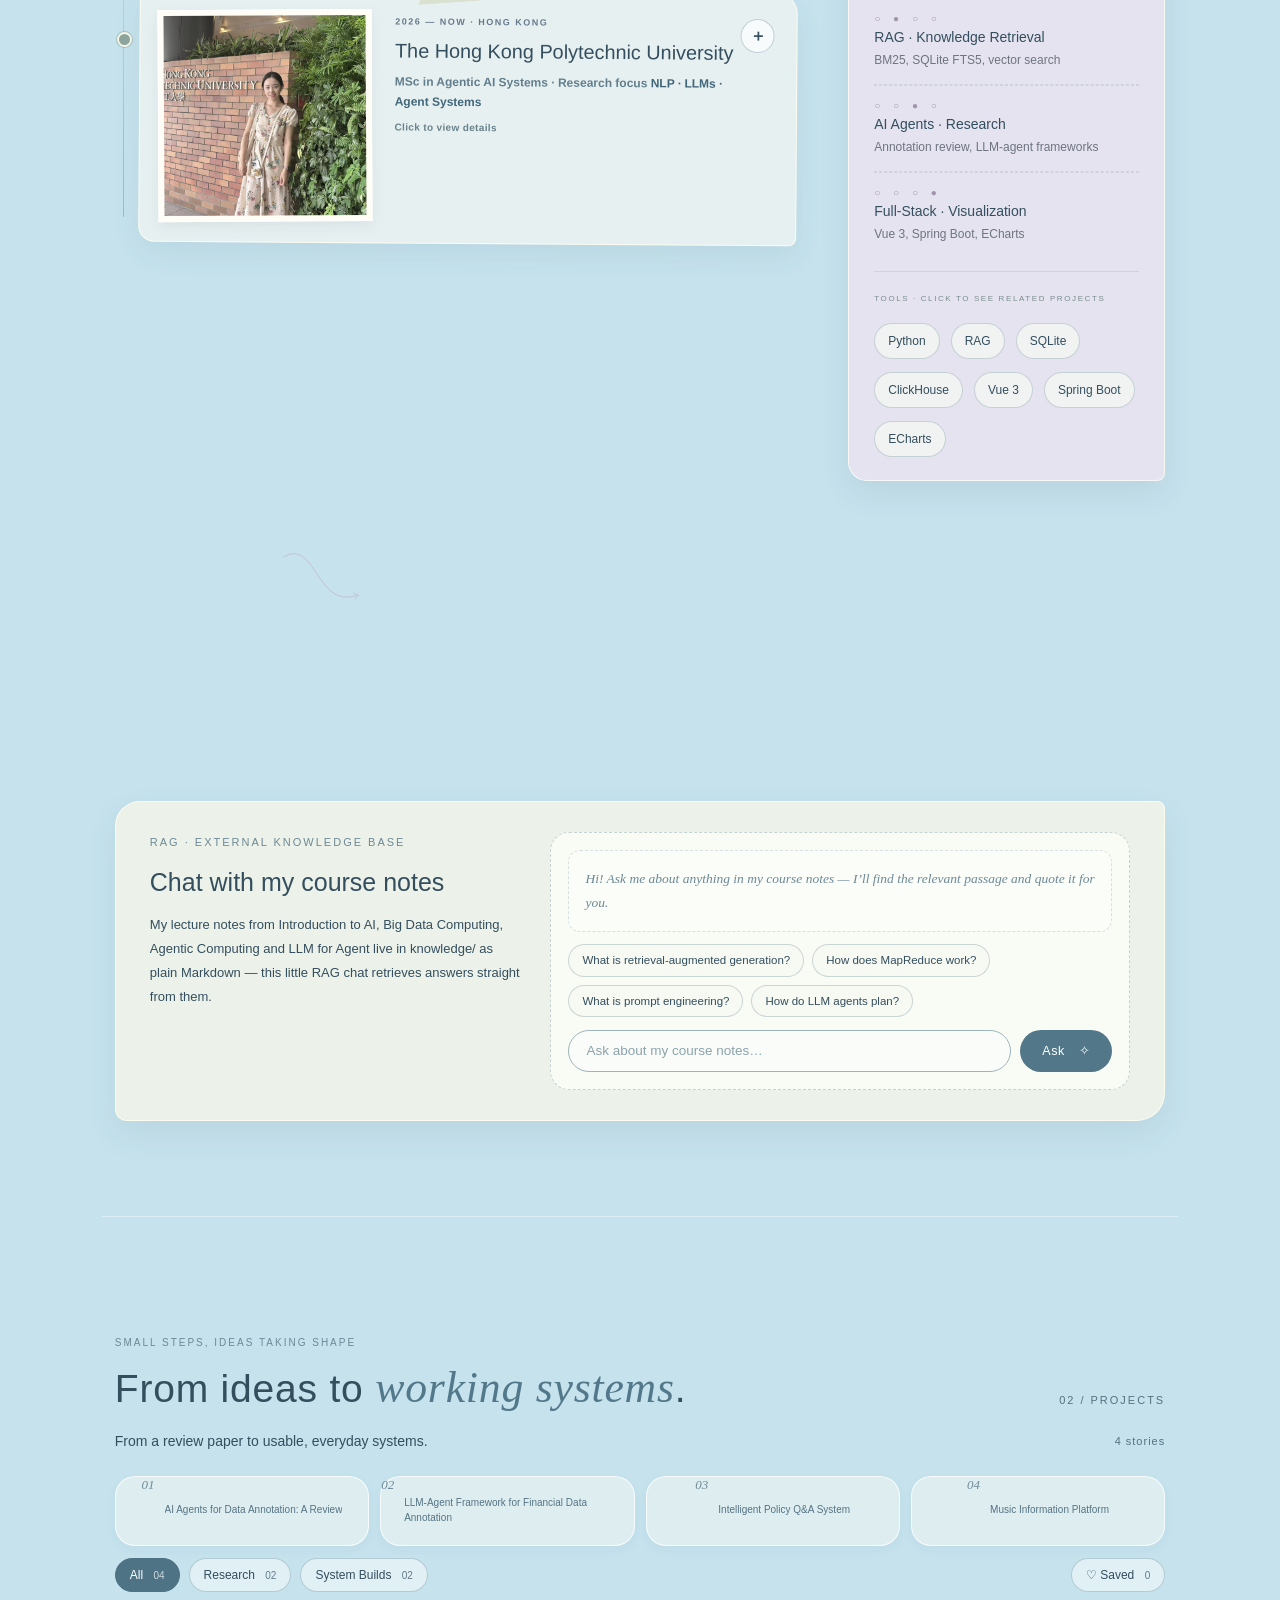
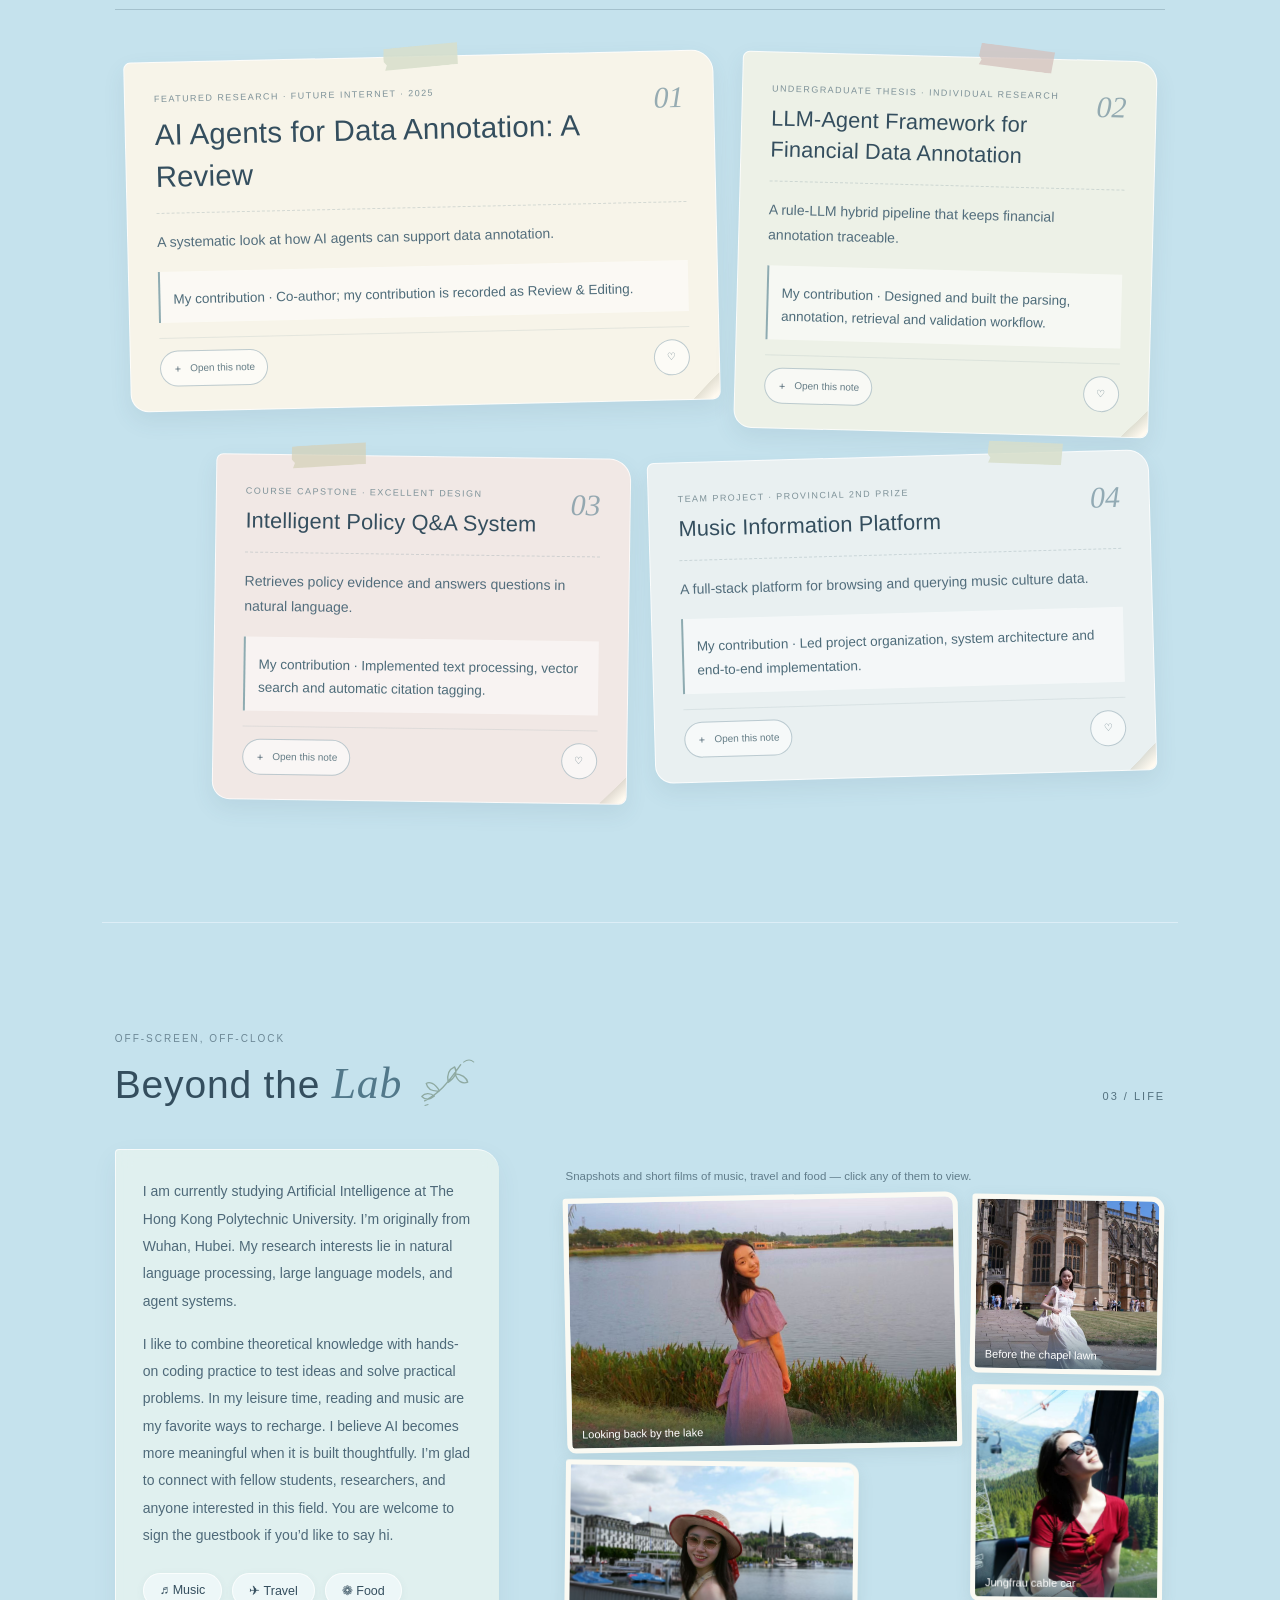
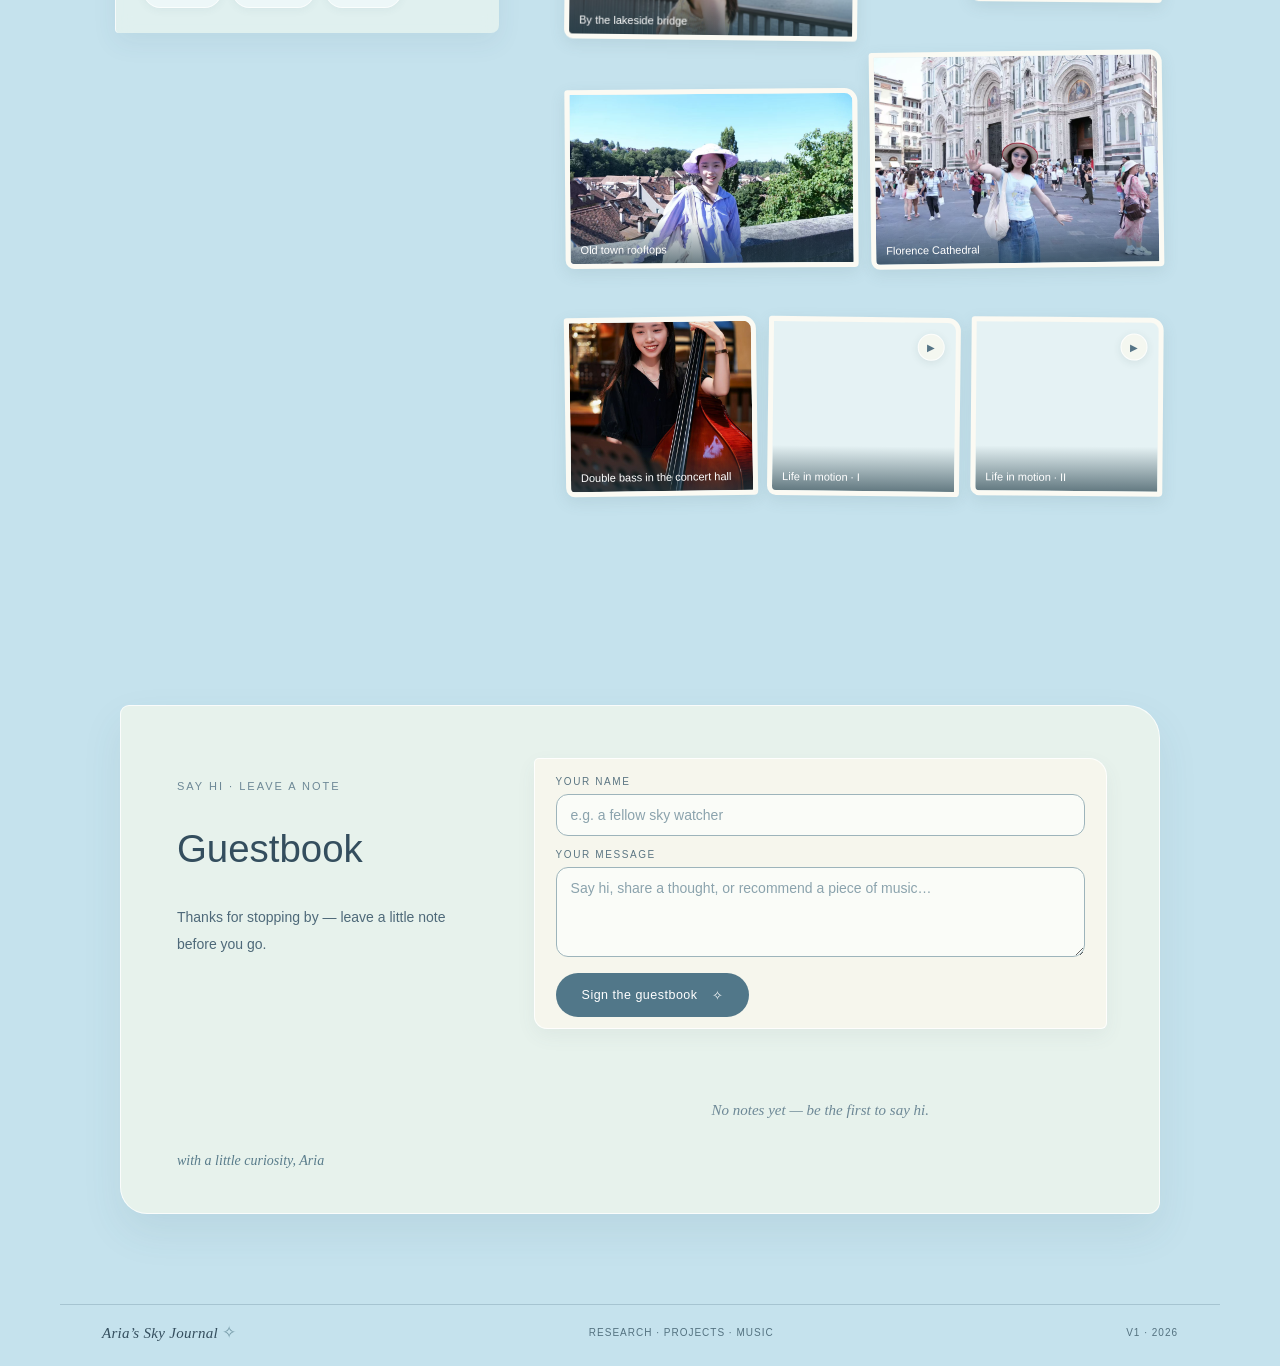
<file: submission/prompt_appendix/task3_v1/llm_output/iteration_6/index.html>
<!doctype html>
<html lang="en">
<head>
<meta charset="utf-8">
<meta name="viewport" content="width=device-width,initial-scale=1">
<meta name="theme-color" content="#d5eaf3">
<meta name="description" content="Aria's sky journal: research, projects, campus highlights and a little music.">
<title>Aria’s Sky Journal</title>
<link rel="stylesheet" href="style.css">
<!-- 【V1迭代新增】Few-shot 生成的 pegboard 版式与内容状态反馈 -->
<link rel="stylesheet" href="v1.css">
</head>
<body>
<a class="skip" href="#main">Skip to main content</a>
<div class="paper-grain" aria-hidden="true"></div>
<div class="sky-cloud-layer" aria-hidden="true"></div>

<header class="masthead">
 <a class="wordmark" href="#home">Aria’s Sky Journal <span>✧</span></a>
 <span class="header-note">IDEAS · ART · A LITTLE MUSIC</span>
</header>

<!-- Music toggle sits beside the navigation bar, labelled with the English title of the piece -->
<div class="nav-bar">
 <nav class="pill-nav" aria-label="Page navigation">
  <a href="#home" data-nav="home">Home</a>
  <a href="#highlights" data-nav="highlights">Highlights</a>
  <a href="#projects" data-nav="projects">Projects</a>
  <a href="#life" data-nav="life">Life</a>
  <a href="#guestbook" data-nav="guestbook">Guestbook</a>
  <span class="nav-indicator" aria-hidden="true"></span>
 </nav>
 <div class="music-pill">
  <button id="sound-toggle" type="button" aria-pressed="false" aria-label="Play Schumann’s Träumerei" title="Play Schumann’s Träumerei"><span aria-hidden="true">♫</span></button>
  <span class="music-pill-text">Träumerei<small>Schumann · Dreaming</small></span>
 </div>
</div>

<div class="reading-progress" aria-hidden="true"><span id="progress-bar"></span></div>

<main id="main">

<!-- ======================= HOME ======================= -->
<section id="home" class="section hero-section" aria-labelledby="hero-title">
 <div class="home-stickers" aria-hidden="true"><span class="float-sticker sticker-note">♬</span><span class="float-sticker sticker-star">✧</span><span class="float-sticker sticker-plane">➤</span></div>
 <!-- 【V1迭代新增】Home is composed as a cover spread; all displayed copy remains from V0. -->
 <div class="journal-cover">
 <header class="hero-copy cover-letter">
  <span class="eyebrow">A LITTLE SPACE BETWEEN IDEAS &amp; DREAMS</span>
  <p class="handwritten">Welcome to my sky journal</p>
  <h1 id="hero-title">Exploring intelligence,<br>recording growth.</h1>
  <p class="hero-description">AI agents, research and system development —<br>plus a few melodies beyond the code.</p>
  <a class="text-link" href="#highlights">Start exploring <span>↓</span></a>
  <div class="hero-caption"><span>01</span><span>SCROLL TO EXPLORE</span><i></i></div>
 </header>
 <figure class="hero-art" aria-label="A bright start on the campus track">
  <img id="hero-art-image" src="assets/hero-1.jpg" alt="Graduate in gown holding a bouquet on the campus track">
  <div class="photo-stamp">ARIA’S<br>JOURNAL <span>✧</span></div>
  <figcaption class="art-caption"><span id="art-caption-text" aria-live="polite">A bright start on the campus track</span><span id="art-counter">— 01 / 03</span></figcaption>
  <div class="art-controls" role="group" aria-label="Switch hero scenery">
   <button id="art-prev" class="art-step" aria-label="Previous scene">‹</button>
   <div id="art-dots"></div>
   <button id="art-next" class="art-step" aria-label="Next scene">›</button>
  </div>
  <a href="#highlights" class="circle-link" aria-label="Scroll down to explore">↓</a>
 </figure>
 </div>
</section>

<!-- 【V1迭代新增】A separate journal route keeps the carousel controls clear. -->
<nav class="chapter-rail" aria-label="Journal chapters">
 <a href="#highlights" aria-label="Highlights"><span class="chapter-rail-number">01</span><strong class="chapter-rail-label">Highlights</strong><span class="chapter-rail-arrow" aria-hidden="true">↘</span></a>
 <a href="#projects" aria-label="Projects"><span class="chapter-rail-number">02</span><strong class="chapter-rail-label">Projects</strong><span class="chapter-rail-arrow" aria-hidden="true">↘</span></a>
 <a href="#life" aria-label="Life"><span class="chapter-rail-number">03</span><strong class="chapter-rail-label">Life</strong><span class="chapter-rail-arrow" aria-hidden="true">↘</span></a>
</nav>

<!-- ======================= HIGHLIGHTS ======================= -->
<section id="highlights" class="section highlights-section" aria-labelledby="highlights-title">
 <div class="section-heading reveal">
  <div><span class="eyebrow">ACADEMIC ACHIEVEMENTS · SKILLS</span><h2 id="highlights-title">Academic <em>Highlights</em></h2></div>
  <span class="section-number">01 / HIGHLIGHTS</span>
 </div>

 <div class="academic-spread" role="group" aria-label="Academic highlights">
 <svg class="study-thread" viewBox="0 0 900 420" aria-hidden="true"><path d="M240 112 C390 28 385 350 570 290"/><path d="M558 279l23 10-16 17"/></svg>
 <ol class="education-journey" aria-label="Education">
  <li class="education-stop education-stop-undergraduate reveal"><article class="education-leaf" data-tilt>
   <span class="paper-tape" aria-hidden="true"></span>
   <figure class="school-photo-frame"><img class="school-photo" src="assets/hero-1.jpg" alt="Graduate in gown holding a bouquet on the campus track" loading="lazy"></figure>
   <h3 class="school-title"><button class="school-head" type="button" aria-expanded="false" aria-controls="school-undergraduate">
    <span class="school-year">2022 — 2026 · WUHAN</span>
    <span class="school-name">South-Central Minzu University</span>
    <span class="school-sub">BBA in Information Management and Information Systems · GPA <strong>89.6 / 100</strong></span>
    <span class="school-action-hint">Click to view details</span>
    <span class="school-toggle" aria-hidden="true">＋</span>
   </button></h3>
   <div class="school-detail" id="school-undergraduate" inert>
    <div><div class="school-detail-inner">
     <div class="school-columns">
      <div class="school-block">
       <span class="eyebrow">AWARDS</span>
       <ul class="award-list">
        <li><strong>First-Class University Scholarship</strong><span>2023</span></li>
        <li><strong>Third-Class University Scholarship</strong><span>2024 &amp; 2025</span></li>
        <li><strong>University Merit Student</strong><span>2023</span></li>
        <li><strong>Provincial 2nd Prize</strong><span>Chinese Collegiate Computing Competition</span></li>
       </ul>
      </div>
      <div class="school-block">
       <span class="eyebrow">OUTSTANDING ACADEMIC RECORDS</span>
       <ul class="record-list">
        <li><span>IS Development &amp; Practice</span><b>98</b></li>
        <li><span>Management Decision Analysis</span><b>97</b></li>
        <li><span>Web Development &amp; Design</span><b>95</b></li>
        <li><span>C Programming</span><b>95</b></li>
       </ul>
      </div>
     </div>
    </div></div>
   </div>
  </article></li>

  <li class="education-stop education-stop-postgraduate reveal"><article class="education-leaf sky-school" data-tilt>
   <span class="paper-tape" aria-hidden="true"></span>
   <figure class="school-photo-frame"><img class="school-photo" src="assets/hero-3.jpg" alt="Woman in a floral dress at the PolyU entrance sign" loading="lazy"></figure>
   <h3 class="school-title"><button class="school-head" type="button" aria-expanded="false" aria-controls="school-postgraduate">
    <span class="school-year">2026 — NOW · HONG KONG</span>
    <span class="school-name">The Hong Kong Polytechnic University</span>
    <span class="school-sub">MSc in Agentic AI Systems · Research focus <strong>NLP · LLMs · Agent Systems</strong></span>
    <span class="school-action-hint">Click to view details</span>
    <span class="school-toggle" aria-hidden="true">＋</span>
   </button></h3>
   <div class="school-detail" id="school-postgraduate" inert>
    <div><div class="school-detail-inner">
     <div class="school-block">
      <span class="eyebrow">CORE COURSES</span>
      <ul class="course-list">
       <li>LLM for Agent</li>
       <li>Big Data Computing</li>
       <li>Agentic Computing, Systems and Application</li>
       <li>Natural Language Processing</li>
       <li>Introduction to AI</li>
      </ul>
     </div>
    </div></div>
   </div>
  </article></li>
 </ol>

 <aside class="skill-ledger reveal" data-tilt>
  <span class="paper-pin" aria-hidden="true"></span>
  <span class="eyebrow">THINGS I WORK WITH</span>
  <h3>Turning curiosity into capability</h3>
  <p class="skill-footnote">Information Management × Agentic AI</p>
  <ul class="skill-notes">
   <li><span class="skill-beads" aria-hidden="true">● ○ ○ ○</span><strong>Python · Text Processing</strong><small>Parsing pipelines, regex cleaning, data wrangling</small></li>
   <li><span class="skill-beads" aria-hidden="true">○ ● ○ ○</span><strong>RAG · Knowledge Retrieval</strong><small>BM25, SQLite FTS5, vector search</small></li>
   <li><span class="skill-beads" aria-hidden="true">○ ○ ● ○</span><strong>AI Agents · Research</strong><small>Annotation review, LLM-agent frameworks</small></li>
   <li><span class="skill-beads" aria-hidden="true">○ ○ ○ ●</span><strong>Full-Stack · Visualization</strong><small>Vue 3, Spring Boot, ECharts</small></li>
  </ul>
  <div class="skill-strip"><span class="eyebrow">TOOLS · CLICK TO SEE RELATED PROJECTS</span>
   <div>
    <button class="skill-chip" data-skill="Python">Python</button>
    <button class="skill-chip" data-skill="RAG">RAG</button>
    <button class="skill-chip" data-skill="SQLite">SQLite</button>
    <button class="skill-chip" data-skill="ClickHouse">ClickHouse</button>
    <button class="skill-chip" data-skill="Vue 3">Vue 3</button>
    <button class="skill-chip" data-skill="Spring Boot">Spring Boot</button>
    <button class="skill-chip" data-skill="ECharts">ECharts</button>
   </div>
  </div>
 </aside>
 </div><!-- /academic-spread -->

 <section class="knowledge-workbench reveal" aria-label="RAG · EXTERNAL KNOWLEDGE BASE">
  <header class="knowledge-intro">
   <span class="eyebrow">RAG · EXTERNAL KNOWLEDGE BASE</span>
   <h3>Chat with my course notes</h3>
   <p>My lecture notes from Introduction to AI, Big Data Computing, Agentic Computing and LLM for Agent live in <a href="knowledge/">knowledge/</a> as plain Markdown — this little RAG chat retrieves answers straight from them.</p>
  </header>
  <div class="rag-chat">
   <div class="rag-log" id="rag-log" role="log" aria-live="polite">
    <p class="rag-welcome">Hi! Ask me about anything in my course notes — I’ll find the relevant passage and quote it for you.</p>
   </div>
   <div class="rag-suggest" aria-label="Suggested questions">
    <button type="button">What is retrieval-augmented generation?</button>
    <button type="button">How does MapReduce work?</button>
    <button type="button">What is prompt engineering?</button>
    <button type="button">How do LLM agents plan?</button>
   </div>
   <form class="rag-input" id="rag-form">
    <input id="rag-question" type="text" maxlength="200" placeholder="Ask about my course notes…" autocomplete="off" aria-label="Ask about the course notes" required>
    <button class="primary" type="submit">Ask <span aria-hidden="true">✧</span></button>
   </form>
  </div>
 </section>
</section>

<!-- ======================= PROJECTS ======================= -->
<section id="projects" class="section projects-section" aria-labelledby="projects-title">
 <div class="section-heading reveal">
  <div><span class="eyebrow">SMALL STEPS, IDEAS TAKING SHAPE</span><h2 id="projects-title">From ideas to <em>working systems</em>.</h2></div>
  <span class="section-number">02 / PROJECTS</span>
 </div>
 <div class="projects-intro reveal"><p>From a review paper to usable, everyday systems.</p><span id="project-count" aria-live="polite">4 stories</span></div>
 <!-- 【V1迭代新增】A visual story index links directly into the project atlas. -->
 <nav class="project-atlas-index reveal" aria-label="Project stories">
  <a href="#project-story-0" aria-label="AI Agents for Data Annotation: A Review"><span>01</span></a>
  <a href="#project-story-1" aria-label="LLM-Agent Framework for Financial Data Annotation"><span>02</span></a>
  <a href="#project-story-2" aria-label="Intelligent Policy Q&amp;A System"><span>03</span></a>
  <a href="#project-story-3" aria-label="Music Information Platform"><span>04</span></a>
 </nav>
 <div class="filters reveal" role="group" aria-label="Filter projects by type">
  <button class="filter active" data-filter="all" aria-pressed="true">All <span>04</span></button>
  <button class="filter" data-filter="research" aria-pressed="false">Research <span>02</span></button>
  <button class="filter" data-filter="build" aria-pressed="false">System Builds <span>02</span></button>
  <button id="saved-filter" class="filter saved-filter" aria-pressed="false">♡ Saved <span id="saved-count">0</span></button>
 </div>
 <!-- 【V1迭代新增】Projects are rendered as semantic atlas entries instead of V0's loose paper rows. -->
 <ol id="project-list" class="project-list projects-atlas" aria-label="Project stories"></ol>
 <p id="projects-empty" class="empty-state" hidden>No saved stories yet — tap ♡ on a project to keep it here.</p>
</section>

<!-- ======================= LIFE ======================= -->
<section id="life" class="section life-section" aria-labelledby="life-title">
 <div class="section-heading reveal">
  <div><span class="eyebrow">OFF-SCREEN, OFF-CLOCK</span><h2 id="life-title">Beyond the <em>Lab</em></h2></div>
  <!-- 【V1迭代新增】原创手绘植物边注，为 Life 增添轻量旅行手账感。 -->
  <svg class="margin-doodle life-sprig" viewBox="0 0 92 64" aria-hidden="true" focusable="false">
   <path d="M9 53C28 45 40 34 59 11M29 42C24 31 17 29 13 31c1 7 7 11 16 11Zm12-10c-1-11 4-17 10-19 3 7-1 14-10 19Zm10-10c8 1 14 6 15 12-7 2-13-2-15-12Zm-29 26C17 43 10 43 6 47c4 5 9 6 16 1Z" fill="none" stroke="currentColor" stroke-linecap="round" stroke-linejoin="round" stroke-width="1.7"/>
   <path d="M63 8c5-3 10-2 13 1m-67 50 4-1" fill="none" stroke="currentColor" stroke-linecap="round" stroke-width="1.3"/>
  </svg>
  <span class="section-number">03 / LIFE</span>
 </div>
 <div class="life-spread">
  <aside class="life-copy life-letter reveal">
   <p>I am currently studying Artificial Intelligence at The Hong Kong Polytechnic University. I’m originally from Wuhan, Hubei. My research interests lie in natural language processing, large language models, and agent systems.</p>
   <p>I like to combine theoretical knowledge with hands-on coding practice to test ideas and solve practical problems. In my leisure time, reading and music are my favorite ways to recharge. I believe AI becomes more meaningful when it is built thoughtfully. I’m glad to connect with fellow students, researchers, and anyone interested in this field. You are welcome to sign the guestbook if you’d like to say hi.</p>
   <div class="hobby-badges"><span>♬ Music</span><span>✈ Travel</span><span>❁ Food</span></div>
  </aside>
  <figure class="life-media life-atlas reveal">
   <p class="local-note">Snapshots and short films of music, travel and food — click any of them to view.</p>
   <div id="media-gallery" class="media-gallery media-wall" aria-live="polite" aria-label="Snapshots and short films of music, travel and food"></div>
   <p id="gallery-empty" class="empty-state gallery-empty" hidden>No moments yet — add your favorite snapshots of music, travel and food.</p>
  </figure>
 </div>
</section>

<!-- ======================= GUESTBOOK ======================= -->
<section id="guestbook" class="section guestbook-section" aria-labelledby="guestbook-title">
 <div class="guestbook-postcard reveal">
  <div class="guestbook-stars" aria-hidden="true"><span>✧</span><span>⋆</span><span>✧</span><span>⋆</span><span>✧</span></div>
  <header class="guestbook-letterhead">
   <span class="eyebrow">SAY HI · LEAVE A NOTE</span>
   <h2 id="guestbook-title">Guestbook</h2>
   <p class="guestbook-intro">Thanks for stopping by — leave a little note before you go.</p>
  </header>
  <div class="guestbook-writing-desk">
  <form id="guestbook-form" class="guestbook-form">
   <label class="field"><span>YOUR NAME</span><input id="guest-name" name="name" type="text" maxlength="40" placeholder="e.g. a fellow sky watcher" autocomplete="name" required></label>
   <label class="field field-wide"><span>YOUR MESSAGE</span><textarea id="guest-message" name="message" rows="4" maxlength="500" placeholder="Say hi, share a thought, or recommend a piece of music…" required></textarea></label>
   <button class="primary" type="submit">Sign the guestbook <span aria-hidden="true">✧</span></button>
  </form>
  </div>
  <section class="guestbook-notes" aria-label="Guestbook notes">
   <div id="guestbook-list" class="guestbook-list" aria-live="polite"></div>
   <p id="guestbook-empty" class="empty-state">No notes yet — be the first to say hi.</p>
  </section>
  <span class="handwritten guestbook-sign">with a little curiosity, Aria</span>
 </div>
</section>

</main>

<footer>
 <a class="wordmark" href="#home">Aria’s Sky Journal <span>✧</span></a>
 <span>RESEARCH · PROJECTS · MUSIC</span>
 <span>V1 · 2026</span>
</footer>

<button class="back-top" aria-label="Back to top">↑</button>

<dialog id="media-dialog" class="media-dialog">
 <button class="dialog-close" aria-label="Close preview">×</button>
 <div id="media-content"></div>
 <p id="media-caption"></p>
</dialog>

<audio id="soundtrack" src="assets/traumerei.mp3" preload="auto" loop hidden></audio>
<p id="audio-status" class="sr-only" role="status" aria-live="polite"></p>

<script src="projects.js"></script>
<script src="knowledge-data.js"></script>
<script src="app.js"></script>
<script src="rag.js"></script>
<!-- 【V1迭代新增】导航语义、拼贴布局与微交互 -->
<script src="v1.js"></script>

</body>
</html>
</file>
<file: style.css>
/* ============================================================
   Aria's Sky Journal — base styles (V0)
   Soft sky palette, paper cards, desktop-first layout.
   ============================================================ */
:root{
 --ink:#344e5e;--muted:#627e8d;--line:#7995a1;--paper:#f4fafb;
 --blue:#b9dfef;--accent:#52788a;--ease:cubic-bezier(.22,.72,.2,1);
 --paper-cream:#f7f4e8;--paper-pink:#f5e8e4;--paper-sage:#e7eee5;--paper-lilac:#ece6f1;
 --mountain-shift:0px;--cloud-shift:0px;
}
*{box-sizing:border-box}
html{scroll-behavior:smooth;scroll-padding-top:104px}
body{margin:0;color:var(--ink);font-family:"Avenir Next","Helvetica Neue",Helvetica,Arial,sans-serif;background:#c5e2ed url('assets/sky.webp') center top/cover fixed;min-height:100vh}
.paper-grain{position:fixed;inset:0;pointer-events:none;z-index:-1;background:linear-gradient(180deg,#f6fbfd1a 0%,#ecf9fb2e 55%,#d2eaf1a8 100%)}
a{color:inherit;text-decoration:none}
button,input,textarea{font:inherit;color:inherit}
button,a,label{touch-action:manipulation}
button{cursor:pointer}
a:focus-visible,button:focus-visible,label:focus-within,input:focus-visible,textarea:focus-visible{outline:2px solid #365b6e;outline-offset:3px}
.sr-only{position:absolute;width:1px;height:1px;padding:0;margin:-1px;overflow:hidden;clip:rect(0 0 0 0);white-space:nowrap;border:0}
.skip{position:fixed;top:-100px;left:15px;z-index:50;padding:12px;background:white}.skip:focus{top:15px}
.handwritten{font:italic 16px Georgia,serif;color:#597c8b}
.eyebrow{font-size:11px;letter-spacing:2px;color:#6d8896}

/* ---------- header ---------- */
.masthead{height:78px;max-width:1160px;margin:auto;padding:0 42px;display:flex;align-items:center;justify-content:space-between}
.wordmark{font:italic 20px Georgia,serif;letter-spacing:.3px}
.wordmark span{font:normal 17px sans-serif;color:#769ba8}
.header-note{font-size:11px;letter-spacing:2px;color:#547281}

/* ---------- navigation bar + music pill ---------- */
.nav-bar{position:sticky;top:13px;z-index:20;width:min(960px,calc(100% - 40px));height:53px;margin:0 auto -53px;display:flex;align-items:center;justify-content:center;gap:14px}
.pill-nav{position:relative;flex:0 1 660px;height:53px;display:flex;align-items:center;padding:5px;border:1px solid #6e8995;border-radius:36px;background:#eef9fbd9;backdrop-filter:blur(18px);-webkit-backdrop-filter:blur(18px);box-shadow:0 5px 20px #395a6b14}
.pill-nav a{position:relative;z-index:1;flex:1;height:42px;display:grid;place-items:center;font-size:13.5px;letter-spacing:.4px;border-radius:25px;white-space:nowrap;transition:color .25s}
.pill-nav a.active{color:#304f60}
.pill-nav a:hover{color:#31566b}
.nav-indicator{position:absolute;width:calc((100% - 10px)/5);height:42px;left:5px;top:5px;border-radius:25px;background:#ffffffed;box-shadow:0 2px 9px #375b6b26;transform:translateX(var(--nav-x,0));transition:transform .42s var(--ease)}
.music-pill{display:flex;align-items:center;gap:10px;height:53px;padding:5px 18px 5px 6px;border:1px solid #6e8995;border-radius:36px;background:#eef9fbd9;backdrop-filter:blur(18px);-webkit-backdrop-filter:blur(18px);box-shadow:0 5px 20px #395a6b14}
#sound-toggle{width:42px;height:42px;flex:none;display:grid;place-items:center;border:1px solid #fff;border-radius:50%;background:#eff9f2dc;color:#52788a;box-shadow:0 3px 10px #34536518;transition:transform .2s,background .3s,color .3s}
#sound-toggle span{font-size:20px;line-height:1}
#sound-toggle:hover{transform:scale(1.07);background:#fff}
#sound-toggle.is-playing{background:#52788a;color:#fff}
#sound-toggle.is-playing span{display:inline-block;animation:note-nod 1.8s ease-in-out infinite}
.music-pill-text{display:grid;line-height:1.3;font:italic 15px Georgia,serif;color:#426679;white-space:nowrap}
.music-pill-text small{font:9px/1.5 sans-serif;letter-spacing:1.6px;color:#6c8898;text-transform:uppercase}
.reading-progress{height:2px;position:fixed;z-index:30;top:0;left:0;right:0;background:#dff1f56c}
.reading-progress span{display:block;width:0;height:100%;background:#527b8e;transition:width .08s linear}

/* ---------- shared layout ---------- */
main{max-width:1160px;margin:auto;padding:0 42px}
.section{scroll-margin-top:96px;position:relative}
.section-heading{display:flex;justify-content:space-between;align-items:end;margin-bottom:41px}
.section-heading .eyebrow{font-size:10px}
.section-heading h2{font-size:clamp(30px,3.2vw,39px);font-weight:500;letter-spacing:.8px;margin:12px 0 0}
.section-heading h2 em{font:italic 1.12em Georgia,serif;color:#52788a}
.section-number{padding-bottom:6px;font-size:11px;letter-spacing:2px;color:#547280}
.empty-state{text-align:center;padding:40px 20px;font:italic 15px Georgia,serif;color:#6d8896}

/* scroll-reveal animation */
.reveal{opacity:0;transform:translateY(22px);transition:opacity .75s var(--ease),transform .75s var(--ease)}
.reveal.in-view{opacity:1;transform:none}

/* ---------- hero ---------- */
.hero-section{min-height:710px;height:min(790px,calc(100svh - 80px));padding-top:145px;padding-bottom:80px;display:grid;grid-template-columns:.83fr 1.17fr;align-items:center;gap:58px}
.hero-copy{align-self:center;padding:0 0 23px 3vw}
.hero-copy .handwritten{margin:27px 0 18px}
.hero-copy h1{font-size:clamp(42px,4.2vw,54px);font-weight:500;line-height:1.35;letter-spacing:1px;margin:0;color:#426679}
.hero-description{font-size:16px;line-height:2.1;letter-spacing:.5px;color:#4e6979;margin:22px 0 29px}
.text-link{display:inline-flex;align-items:center;gap:16px;border-bottom:1px solid #718d9a;padding:0 0 8px;font-size:13px}
.text-link span{font-size:18px;transition:transform .2s}
.text-link:hover span{transform:translateY(3px)}
.hero-caption{margin-top:100px;display:flex;align-items:center;gap:12px;font-size:10px;letter-spacing:1.8px;color:#496a7a}
.hero-caption>span:first-child{font:italic 19px Georgia,serif}
.hero-caption i{display:block;width:55px;height:1px;background:#7893a0}
.hero-art{height:450px;align-self:center;position:relative;margin-right:1vw}
.hero-art:before{content:"";position:absolute;inset:17px -17px -17px 17px;border:1px solid #f7fcfdc2;border-radius:48% 48% 7px 7px}
.hero-art>img{position:relative;width:100%;height:100%;object-fit:cover;border-radius:48% 48% 7px 7px;box-shadow:0 24px 55px #3d61751c;cursor:pointer;transition:opacity .55s ease-out,transform 1.1s ease-out}
.hero-art:hover>img{transform:scale(1.015)}
.photo-stamp{position:absolute;top:33px;left:-23px;border-radius:50%;background:#f7fbf1e8;width:82px;height:82px;display:grid;align-content:center;text-align:center;font:9px/1.55 Georgia,serif;letter-spacing:1px;transform:rotate(-9deg);box-shadow:0 8px 20px #3e607317}
.photo-stamp span{font-size:15px;color:#789aa7}
.art-caption{position:absolute;bottom:18px;left:18px;right:18px;border-radius:22px;padding:11px 15px;background:#f7fcf3df;font:italic 13px Georgia,serif;display:flex;justify-content:space-between;gap:10px}
.art-caption span{font:9px sans-serif;letter-spacing:1px;align-self:center}
#art-caption-text{transition:opacity .55s ease-out}
.art-controls{position:absolute;z-index:3;left:50%;bottom:-39px;transform:translateX(-50%);display:flex;align-items:center;gap:9px;padding:5px 9px;border:1px solid #fff9;border-radius:24px;background:#eaf7f4c7;backdrop-filter:blur(10px);-webkit-backdrop-filter:blur(10px)}
.art-step{width:34px;height:34px;display:grid;place-items:center;padding:0;border:1px solid #7795a277;border-radius:50%;background:#f7fbf4e8;font-size:23px;line-height:1;transition:transform .2s,background .2s}
.art-step:hover{transform:scale(1.06);background:#fff}
#art-dots{display:flex;align-items:center;gap:6px}
.scene-dot{width:9px;height:9px;padding:0;border:0;border-radius:50%;background:#67899a77;transition:width .22s,background .22s}
.scene-dot[aria-pressed="true"]{width:22px;border-radius:8px;background:#52788a}
.circle-link{position:absolute;right:-20px;bottom:58px;border-radius:50%;width:51px;height:51px;background:#f4faf9;border:1px solid #9bb4bb;display:grid;place-items:center;font-size:24px;transition:transform .25s}
.circle-link:hover{transform:translateY(4px)}

/* ---------- highlights section ---------- */
.highlights-section{padding:105px max(1vw,0px) 95px;border-top:1px solid #f2faff88}
.school-grid{display:grid;grid-template-columns:1fr 1fr;gap:34px;align-items:start;margin-bottom:38px}
.school-card{--angle:-1.2deg;background:var(--paper-sage);padding:24px 24px 20px}
.school-card.sky-school{--angle:1.2deg;background:#e3eaf0}
.school-title{margin:0}
.school-head{position:relative;display:block;width:100%;text-align:left;background:none;border:0;padding:4px 46px 6px 0;cursor:pointer}
.school-year{display:block;font-size:10px;letter-spacing:2px;color:#6f8577;margin-top:6px}
.sky-school .school-year{color:#67798c}
.school-name{display:block;font-size:21px;font-weight:500;line-height:1.45;margin:10px 0 6px;color:var(--ink)}
.school-sub{display:block;font-size:13px;line-height:1.8;color:var(--muted)}
.school-sub strong{color:#426679;font-weight:600}
.school-toggle{position:absolute;right:0;top:6px;width:34px;height:34px;border:1px solid #7795a26b;border-radius:50%;background:#ffffffa8;display:grid;place-items:center;font-size:16px;transition:transform .4s var(--ease),background .3s}
.school-card.open .school-toggle{transform:rotate(45deg);background:#fff}
.school-detail{display:grid;grid-template-rows:0fr;transition:grid-template-rows .55s var(--ease)}
.school-detail>div{min-height:0;overflow:hidden}
.school-card.open .school-detail{grid-template-rows:1fr}
.school-detail-inner{padding:18px 2px 10px;border-top:1px dashed #9db4bb66;margin-top:14px}
.school-columns{display:grid;grid-template-columns:1fr 1fr;gap:26px}
.school-block .eyebrow{display:block;margin-bottom:4px}

/* paper cards */
.paper-card{position:relative;align-self:start;min-width:0;background:var(--paper-cream);padding:26px 24px;border:1px solid #fff9;border-radius:3px 5px 9px 3px;box-shadow:3px 7px 14px #76766d24;transform:perspective(900px) rotate(var(--angle,0deg)) rotateX(var(--tilt-x,0deg)) rotateY(var(--tilt-y,0deg));transition:transform .6s ease-out,box-shadow .6s ease-out;background-image:linear-gradient(125deg,#ffffff55,transparent 55%)}
.paper-card[data-tilt]:hover{transform:perspective(900px) translateY(-4px) rotate(calc(var(--angle,0deg) + .6deg)) rotateX(var(--tilt-x,0deg)) rotateY(var(--tilt-y,0deg));box-shadow:4px 13px 23px #6a76782d,0 0 20px #fff7;z-index:3}
.paper-card h3{font-size:20px;font-weight:500;line-height:1.5;margin:12px 0 8px}
.paper-card p{font-size:14px;line-height:1.85;margin:8px 0}
.paper-card .eyebrow{font-size:10px;letter-spacing:1.6px;color:#7b8c8e}
.paper-tape{position:absolute;top:-12px;left:34%;width:85px;height:26px;background:#d8dfcad9;transform:rotate(-5deg);clip-path:polygon(2% 0,99% 6%,97% 100%,1% 95%,4% 73%,0 55%);box-shadow:0 2px 4px #5167510d}
.paper-pin{position:absolute;top:-7px;left:50%;width:13px;height:13px;border-radius:50%;background:#b6c7c3;box-shadow:1px 3px 3px #607b8155,inset 2px 2px #fff8}
.award-list{list-style:none;margin:12px 0 0;padding:0}
.award-list li{display:flex;justify-content:space-between;gap:14px;align-items:baseline;padding:11px 0;border-top:1px dashed #c9a8a466}
.award-list strong{font-weight:500;font-size:14px;line-height:1.6}
.award-list span{font-size:11px;color:#8a7a80;text-align:right;white-space:nowrap}
.record-list{list-style:none;margin:12px 0 0;padding:0}
.record-list li{display:flex;justify-content:space-between;align-items:center;gap:12px;padding:8.5px 0;border-top:1px dashed #b1aabb55;font-size:13px}
.record-list b{font:italic 17px Georgia,serif;color:#7a6f8a}
.course-list{list-style:none;margin:14px 0 0;padding:0;display:grid;gap:9px}
.course-list li{position:relative;padding:10px 14px 10px 32px;background:#f2f7f0;border:1px dashed #a4b4a566;border-radius:14px;font-size:13px;line-height:1.6}
.course-list li::before{content:"✧";position:absolute;left:13px;top:50%;transform:translateY(-50%);color:#8fa98f;font-size:12px}
.skill-paper{--angle:.6deg;background:#ece6f0ed}
.skill-paper .skill-notes{display:grid;grid-template-columns:1fr 1fr;column-gap:40px}
.skill-footnote{font-size:12px;color:#7a8392}
.skill-notes{padding:0;list-style:none;margin:14px 0 0}
.skill-notes li{padding:11px 0;border-top:1px dashed #b1aabb55}
.skill-notes strong,.skill-notes small,.skill-beads{display:block}
.skill-notes strong{font-size:14px;font-weight:500;margin:5px 0}
.skill-notes small{font-size:12px;line-height:1.7;color:#6d7480}
.skill-beads{font-size:10px;letter-spacing:5px;color:#a193ac}
.skill-strip{margin-top:20px}
.skill-strip>span{font-size:10px;letter-spacing:1.6px;color:#7b8c8e}
.skill-strip>div{display:flex;flex-wrap:wrap;gap:8px;margin-top:12px}
.skill-chip{font-size:12px;line-height:1.35;padding:9px 13px;border:1px solid #7795a25c;border-radius:20px;background:#f7faf3b5;transition:background .25s,color .25s,transform .25s}
.skill-chip:hover{transform:translateY(-2px);background:#fff}
.skill-chip.active{background:#4e7385;color:#fff;border-color:#4e7385}
.knowledge-paper{margin-top:36px;--angle:-.6deg}
.rag-chat{margin-top:18px}
.rag-log{display:grid;gap:10px;max-height:300px;overflow-y:auto;padding:16px;background:#fbfdf8;border:1px dashed #9db4bb66;border-radius:12px}
.rag-welcome{margin:0;font:italic 13.5px/1.8 Georgia,serif;color:#6d8896}
.rag-msg{max-width:86%;padding:10px 14px;border-radius:13px;font-size:13px;line-height:1.75}
.rag-msg.user{justify-self:end;background:#52788a;color:#fff;border-bottom-right-radius:4px}
.rag-msg.bot{justify-self:start;background:#fff;border:1px solid #e2e8dd;border-bottom-left-radius:4px;overflow-wrap:anywhere}
.rag-msg.status{justify-self:start;background:transparent;border:0;padding:2px 4px;font:italic 12px Georgia,serif;color:#7b93a0}
.rag-src{display:block;margin-top:9px;font:italic 11.5px Georgia,serif;color:#7b8c8e}
.rag-more{display:block;margin-top:5px;font-size:11.5px;color:#6d8896}
.rag-suggest{display:flex;flex-wrap:wrap;gap:8px;margin-top:12px}
.rag-suggest button{font-size:11.5px;line-height:1.4;padding:7px 13px;border:1px solid #7795a25c;border-radius:18px;background:#f7faf3b5;transition:background .25s,transform .25s}
.rag-suggest button:hover{transform:translateY(-2px);background:#fff}
.rag-input{display:flex;gap:9px;margin-top:13px}
.rag-input input{flex:1;min-width:0;border:1px solid #9db4bb;background:#fbfdfaee;border-radius:24px;padding:11px 17px;font-size:13.5px;transition:border-color .25s,box-shadow .25s}
.rag-input input::placeholder{color:#8ba3ad}
.rag-input input:focus{outline:none;border-color:#52788a;box-shadow:0 0 0 3px #52788a22}
.rag-input .primary{min-height:42px;padding:0 22px}

/* ---------- projects ---------- */
.projects-section{padding:115px max(1vw,0px) 95px;border-top:1px solid #f2faff88}
.projects-intro{display:flex;align-items:center;justify-content:space-between;margin:-20px 0 27px}
.projects-intro p{font-size:14px;margin:0}
.projects-intro span{font-size:11px;letter-spacing:1px;color:#547280}
.filters{display:flex;gap:9px;align-items:center;flex-wrap:wrap;padding:0 0 17px;border-bottom:1px solid #6987975c}
.filter{font-size:12px;background:#eef8f9a8;border:1px solid #70909b63;border-radius:22px;padding:9px 14px;transition:background .25s,color .25s,border-color .25s}
.filter span{font-size:10px;margin-left:7px;opacity:.72}
.filter:hover,.filter.active{background:#4e7385;color:white;border-color:#4e7385}
.saved-filter{margin-left:auto}
.saved-filter.on{background:#a65c69;border-color:#a65c69}
.project-list{position:relative;border:0;margin:42px 14px 0;min-height:100px;transition:height .6s ease-out}
.project-row{animation:row-in .35s var(--ease) both}
.project-row[hidden]{display:none}
.project-detail{display:grid;grid-template-rows:0fr;transition:grid-template-rows .5s var(--ease)}
.project-detail>div{min-height:0;overflow:hidden}
.project-row.open .project-detail{grid-template-rows:1fr}
.detail-inner{padding:14px 4px 4px;font-size:13.5px;line-height:1.9}
.detail-inner ul{margin:8px 0;padding-left:18px}
.detail-inner li{padding:3px 0}
.detail-inner a{border-bottom:1px solid #6c8996}
@keyframes row-in{from{opacity:0;transform:translateY(8px)}to{opacity:1;transform:none}}

/* ---------- life ---------- */
.life-section{padding:105px max(1vw,0px) 95px;border-top:1px solid #f2faff88}
.life-layout{display:grid;grid-template-columns:.92fr 1.08fr;gap:56px;align-items:start}
.life-copy p{font-size:15px;line-height:2.05;color:#4e6979;margin:0 0 16px}
.hobby-badges{display:flex;gap:10px;margin-top:24px;flex-wrap:wrap}
.hobby-badges span{font-size:12.5px;padding:9px 16px;border-radius:20px;background:#f1f9fac4;border:1px solid #ffffffb8;box-shadow:0 2px 8px #395a6b10}
.upload-row{display:flex;gap:20px;flex-wrap:wrap}
.upload-link{font-size:13px;display:inline-block;padding:8px 0;border-bottom:1px solid #8fa9b1;cursor:pointer;transition:color .2s}
.upload-link:hover{color:#193e52}
.local-note{font-size:11.5px;color:#617d8b;margin:12px 0 4px}
.media-gallery{display:grid;grid-template-columns:repeat(3,minmax(0,1fr));gap:12px;margin-top:18px}
.media-item{position:relative;aspect-ratio:1.15;overflow:hidden;border:1px solid white;background:#e5f2f4;border-radius:4px;cursor:pointer;padding:0;transition:transform .3s,box-shadow .3s}
.media-item:hover{transform:translateY(-3px);box-shadow:0 10px 22px #3d617522}
.media-item img,.media-item video{width:100%;height:100%;object-fit:cover}
.media-item>span{position:absolute;bottom:0;left:0;right:0;color:#fff;background:linear-gradient(transparent,#132a39a6);font-size:10px;padding:21px 10px 8px;text-align:left}
.gallery-empty{padding:34px 20px;background:#eef8f970;border:1px dashed #9db4bb88;border-radius:12px;margin-top:18px}

/* ---------- guestbook ---------- */
.guestbook-section{padding:94px 0 90px}
.guestbook-sky{position:relative;overflow:hidden;max-width:900px;margin:0 auto;padding:58px 52px 46px;background:#e7f4f3bf;border:1px solid #ffffffb8;border-radius:10px 47px 13px 30px;text-align:center;transform:rotate(.3deg)}
.guestbook-sky:before,.guestbook-sky:after{content:"";position:absolute;width:280px;height:130px;bottom:-82px;border-radius:50%;background:#8bb6c483;filter:blur(17px)}
.guestbook-sky:before{left:-70px}
.guestbook-sky:after{right:-45px;background:#cadfcebf}
.guestbook-sky h2{font-size:34px;font-weight:500;margin:16px 0 8px}
.guestbook-intro{font-size:14px;color:#4e6979;margin:0}
.guestbook-form{position:relative;z-index:1;display:grid;grid-template-columns:1fr 1fr;gap:16px;max-width:660px;margin:32px auto 6px;text-align:left}
.field{display:grid;gap:7px}
.field-wide{grid-column:1/-1}
.field span{font-size:10px;letter-spacing:1.6px;color:#5b7583}
.field input,.field textarea{border:1px solid #9db4bb;background:#fbfdfaee;border-radius:12px;padding:12px 14px;font-size:14px;color:var(--ink);resize:vertical;transition:border-color .25s,box-shadow .25s}
.field input::placeholder,.field textarea::placeholder{color:#8ba3ad}
.field input:focus,.field textarea:focus{outline:none;border-color:#52788a;box-shadow:0 0 0 3px #52788a22}
.guestbook-form .primary{grid-column:1/-1;justify-self:center;min-width:230px;justify-content:center;margin-top:6px}
.primary{background:#517789;color:white;border-radius:30px;padding:0 26px;min-height:44px;display:inline-flex;align-items:center;gap:14px;border:0;font-size:12.5px;letter-spacing:.5px;cursor:pointer;transition:transform .2s,background .2s}
.primary:hover{background:#365d70;transform:translateY(-2px)}
.guestbook-list{position:relative;z-index:1;display:grid;grid-template-columns:repeat(auto-fill,minmax(230px,1fr));gap:18px;margin-top:34px;text-align:left}
.guest-note{position:relative;background:var(--paper-cream);border:1px solid #fff9;border-radius:3px 5px 9px 3px;padding:18px 18px 14px;box-shadow:3px 6px 14px #76766d21;transform:rotate(var(--note-angle,0deg));transition:transform .4s ease-out,box-shadow .4s ease-out;background-image:linear-gradient(125deg,#ffffff55,transparent 55%)}
.guest-note:hover{transform:rotate(0deg) translateY(-3px);box-shadow:4px 12px 22px #6a76782b}
.guest-note p{margin:0;font-size:13.5px;line-height:1.8;overflow-wrap:anywhere}
.guest-meta{display:block;margin-top:12px;font:italic 12px Georgia,serif;color:#8a9aa2}
.guest-note.just-added{animation:note-in .6s var(--ease) both}
@keyframes note-in{from{opacity:0;transform:translateY(16px) rotate(var(--note-angle,0deg))}to{opacity:1;transform:rotate(var(--note-angle,0deg))}}
.guestbook-sign{display:block;margin-top:34px;font-size:14px}

/* ---------- footer & floating ---------- */
footer{max-width:1160px;margin:auto;padding:17px 42px 23px;border-top:1px solid #66869551;display:flex;align-items:center;justify-content:space-between;gap:12px}
footer .wordmark{font-size:15px}
footer>span{font-size:10px;letter-spacing:1px;color:#547280}
.back-top{position:fixed;right:20px;bottom:22px;width:41px;height:41px;border:1px solid #7492a0;border-radius:50%;background:#f2f9f0e8;box-shadow:0 4px 14px #38576d19;z-index:10;opacity:0;transform:translateY(8px);pointer-events:none;transition:opacity .25s,transform .25s}
.back-top.visible{opacity:1;transform:none;pointer-events:auto}

/* ---------- media dialog ---------- */
.media-dialog{width:min(900px,calc(100% - 30px));max-height:90svh;padding:24px;border:1px solid white;background:#eff8f6f5;border-radius:8px;box-shadow:0 25px 80px #1e3d4f52}
.media-dialog::backdrop{background:#29485a8a;backdrop-filter:blur(5px)}
.media-dialog img,.media-dialog video{display:block;max-width:100%;max-height:76svh;margin:auto}
.media-dialog p{text-align:center;font-size:11px}
.dialog-close{position:absolute;right:8px;top:7px;z-index:2;width:36px;height:36px;border:0;background:#f1f7f3;border-radius:50%;font-size:23px}

/* ---------- responsive ---------- */
@media(min-width:1400px){.hero-section{height:min(840px,calc(100svh - 80px))}.hero-art{height:500px}}
@media(max-width:1080px){
 .hero-section{gap:40px}
 .life-layout{gap:40px}
}
@media(max-width:1000px){
 .school-grid{grid-template-columns:1fr;max-width:640px;margin-left:auto;margin-right:auto}
 .skill-paper .skill-notes{grid-template-columns:1fr}
 .life-layout{grid-template-columns:1fr;gap:44px}
}
@media(max-width:900px){
 .music-pill-text{display:none}
 .music-pill{width:53px;padding:5px;justify-content:center}
 .nav-bar{gap:10px}
 .pill-nav a{font-size:12px}
}
@media(max-width:860px){
 .masthead{padding:0 22px;height:70px}
 .hero-section{min-height:unset;height:auto;padding-top:125px;grid-template-columns:1fr;gap:46px}
 .hero-copy{padding:0;order:2;text-align:center}
 .hero-caption{justify-content:center;margin-top:44px}
 .hero-art{order:1;height:360px;width:min(520px,100%);justify-self:center;margin:0}
 .section-heading{flex-wrap:wrap;gap:10px}
 .school-columns{grid-template-columns:1fr}
 .guestbook-form{grid-template-columns:1fr}
 .guestbook-sky{padding:46px 26px 40px}
}
@media(max-width:540px){
 html{scroll-padding-top:86px}
 .masthead{height:62px;padding:0 19px}
 .header-note{display:none}
 .nav-bar{top:8px;height:48px;margin-bottom:-48px;width:calc(100% - 24px)}
 .pill-nav{height:48px;padding:4px}
 .pill-nav a{height:38px;font-size:10.5px}
 .nav-indicator{height:38px;top:4px;left:4px;width:calc((100% - 8px)/5)}
 .music-pill{height:48px;width:48px}
 #sound-toggle{width:38px;height:38px}
 main{padding:0 20px}
 .hero-copy h1{font-size:40px}
 .hero-art{height:290px}
 .media-gallery{grid-template-columns:repeat(2,minmax(0,1fr))}
 footer{flex-wrap:wrap;justify-content:center;text-align:center}
}
@media(prefers-reduced-motion:reduce){
 html{scroll-behavior:auto}
 *,*::before,*::after{animation:none!important;transition:none!important}
 .reveal{opacity:1;transform:none}
}

/* Consolidated V0 visual layer. */
/* ============================================================
   Aria's Sky Journal — decorative layer (V0)
   Cloud parallax, hero stickers, paper project cards, stars.
   ============================================================ */

/* soft cloud layer drifting with scroll */
body{background-position:center calc(0px - var(--mountain-shift));isolation:isolate}
.sky-cloud-layer{position:fixed;inset:-35px 0 0;z-index:-1;pointer-events:none;background:url('assets/sky.webp') center top/cover;opacity:.34;mask-image:linear-gradient(#000,transparent 54%);-webkit-mask-image:linear-gradient(#000,transparent 54%);transform:translateY(var(--cloud-shift))}

/* hero stickers that gently lean away from the cursor */
.hero-section{position:relative}
.hero-copy,.hero-art{z-index:1}
.home-stickers{position:absolute;inset:0;pointer-events:none;z-index:2}
.float-sticker{position:absolute;display:block;color:#a3b5a4;font-size:30px;transform:translate(var(--sticker-x,0px),var(--sticker-y,0px)) rotate(var(--sticker-angle,0deg));transition:transform 1s ease-out;text-shadow:1px 2px #fff9;will-change:transform}
.sticker-note{left:3%;top:18%;color:#b29ba8;--sticker-angle:-13deg}
.sticker-star{left:45%;top:31%;font-size:43px;color:#c5b279;--sticker-angle:12deg}
.sticker-plane{left:46%;bottom:15%;font-size:27px;color:#9db0bb;--sticker-angle:-24deg}

/* music note feedback */
.sound-feedback span{display:inline-block;animation:note-nod .9s ease-out both}
@keyframes note-nod{0%,100%{transform:translateY(0) rotate(0)}45%{transform:translateY(-3px) rotate(-9deg)}70%{transform:translateY(-1px) rotate(4deg)}}

/* ---------- project papers (scattered collage) ---------- */
.project-row.paper-project{position:absolute;display:block;margin:0;padding:28px 29px 22px;border:1px solid #fff9;border-radius:4px 7px 4px 9px;background:#f7f4e9;box-shadow:3px 8px 16px #4d707d20;transform:rotate(var(--paper-angle));transform-origin:center;animation:none;transition:top .6s ease-out,left .6s ease-out,opacity .45s ease-out,transform .6s ease-out,box-shadow .6s ease-out,background-color .6s ease-out;overflow:visible}
.paper-project::after{content:"";position:absolute;right:0;bottom:0;width:22px;height:22px;background:linear-gradient(135deg,transparent 49%,#ddd7c47a 50%,#fffaf0 85%);border-radius:0 0 4px 0;transition:width .6s ease-out,height .6s ease-out;pointer-events:none}
.paper-project:hover::after{width:29px;height:29px}
.project-row.paper-project:hover,.project-row.paper-project.open{background-color:#f7f4e9;transform:translateY(-4px) rotate(calc(var(--paper-angle) * .6));box-shadow:4px 13px 24px #4d707d2b;z-index:2}
.paper-project.paper-0,.paper-project.paper-0:hover{background-color:#f7f4e9}
.paper-project.paper-1,.paper-project.paper-1:hover{background-color:#edf1e7}
.paper-project.paper-2,.paper-project.paper-2:hover{background-color:#f1e8e5}
.paper-project.paper-3,.paper-project.paper-3:hover{background-color:#e9f0f1}
.paper-1 .project-tape,.paper-3 .project-tape{background:#d4c0bcbb;left:55%;transform:rotate(6deg)}
.paper-2 .project-tape{background:#d5d1b8bb;left:20%}
.paper-project .project-tape{position:absolute;top:-12px;left:34%;width:85px;height:26px;background:#d8dfcad9;transform:rotate(-5deg);clip-path:polygon(2% 0,99% 6%,97% 100%,1% 95%,4% 73%,0 55%);box-shadow:0 2px 4px #5167510d}
.paper-project .row-number{font:italic 28px Georgia,serif;display:block;opacity:.65;margin-bottom:10px;color:#688695}
.paper-project .row-type{display:block;font-size:11px;border:0;padding:0;margin:0 0 18px;line-height:1.8;color:#7b8c8e;letter-spacing:.4px}
.paper-project .row-main h3{font-size:21px;font-weight:500;line-height:1.5;margin:0 0 14px}
.paper-project .row-main p{font-size:14px;line-height:1.9;margin:0}
.paper-project .row-main p>span{display:block;padding-top:9px;color:#607583}
.paper-actions{display:flex;align-items:center;gap:11px;margin-top:22px}
.paper-actions>span{font-size:11px;color:#7a8e92}
.paper-actions .save-project{margin-left:auto}
.row-toggle,.save-project{border:1px solid #7795a26b;border-radius:50%;width:40px;height:40px;background:#fff7;display:grid;place-items:center;transition:transform .25s,background .25s,color .25s}
.row-toggle{font-size:18px}
.project-row.open .row-toggle{transform:rotate(45deg);background:#fff}
.save-project{font-size:17px;color:#597887}
.save-project.saved{color:#b05262;background:linear-gradient(135deg,#f7e6e5,#ecd4d9)}
.paper-project .project-detail{grid-template-rows:0fr;transition:grid-template-rows .6s ease-out}
.paper-project.open .project-detail{grid-template-rows:1fr}
.paper-project .detail-inner{padding:16px 0 4px;font-size:13px}
.project-row.filter-leaving{opacity:0;pointer-events:none}
.empty-state[hidden]{display:none!important}
.project-list .empty-state{position:relative}
.heart-feedback{animation:heart-soft .85s ease-out}
@keyframes heart-soft{0%,100%{transform:scale(1)}45%{transform:scale(1.12)}75%{transform:scale(1.025)}}

/* ---------- guestbook stars ---------- */
.guestbook-stars{position:absolute;inset:0;pointer-events:none}
.guestbook-stars span{position:absolute;color:#c4b68c;font-size:24px;opacity:0}
.guestbook-stars span:nth-child(1){left:8%;bottom:18%}
.guestbook-stars span:nth-child(2){left:23%;top:22%;font-size:17px;animation-delay:.6s}
.guestbook-stars span:nth-child(3){right:10%;bottom:17%;animation-delay:1.2s}
.guestbook-stars span:nth-child(4){right:25%;top:19%;font-size:16px;animation-delay:1.7s}
.guestbook-stars span:nth-child(5){left:49%;bottom:8%;font-size:15px;animation-delay:2.2s}
.guestbook-stars.arrived span{animation-name:star-rise;animation-duration:4.5s;animation-timing-function:ease-out;animation-fill-mode:both}
@keyframes star-rise{0%{opacity:0;transform:translateY(8px)}30%{opacity:.65}100%{opacity:0;transform:translateY(-38px)}}

/* ---------- responsive tweaks ---------- */
@media(max-width:860px){
 .sticker-note{left:1%;top:49%;font-size:25px}
 .sticker-star{top:9%;left:86%;font-size:28px}
 .sticker-plane{left:82%;bottom:7%}
 .guestbook-sky{transform:none}
}
@media(max-width:600px){
 .project-list{margin:35px 6px 0}
 .project-row.paper-project,.project-row.paper-project:hover,.project-row.paper-project.open{padding:25px 22px}
 .paper-project .row-main h3{font-size:19px}
 .paper-project .row-main p{font-size:13.5px}
 .paper-project .detail-inner{font-size:12.5px}
}
@media(prefers-reduced-motion:reduce){
 .sky-cloud-layer{transform:none}
 .float-sticker{transform:rotate(var(--sticker-angle))}
 .guestbook-stars span{opacity:.35}
 .hero-art:hover>img{transform:none}
}
</file>
<file: V1/style.css>
/* ============================================================
   Aria's Sky Journal — V1 base styles inherited from frozen V0
   Soft sky palette, paper cards, desktop-first layout.
   ============================================================ */
:root{
 --ink:#344e5e;--muted:#627e8d;--line:#7995a1;--paper:#f4fafb;
 --blue:#b9dfef;--accent:#52788a;--ease:cubic-bezier(.22,.72,.2,1);
 --paper-cream:#f7f4e8;--paper-pink:#f5e8e4;--paper-sage:#e7eee5;--paper-lilac:#ece6f1;
 --mountain-shift:0px;--cloud-shift:0px;
}
*{box-sizing:border-box}
html{scroll-behavior:smooth;scroll-padding-top:104px}
body{margin:0;color:var(--ink);font-family:"Avenir Next","Helvetica Neue",Helvetica,Arial,sans-serif;background:#c5e2ed url('assets/sky.webp') center top/cover fixed;min-height:100vh}
.paper-grain{position:fixed;inset:0;pointer-events:none;z-index:-1;background:linear-gradient(180deg,#f6fbfd1a 0%,#ecf9fb2e 55%,#d2eaf1a8 100%)}
a{color:inherit;text-decoration:none}
button,input,textarea{font:inherit;color:inherit}
button,a,label{touch-action:manipulation}
button{cursor:pointer}
a:focus-visible,button:focus-visible,label:focus-within,input:focus-visible,textarea:focus-visible{outline:2px solid #365b6e;outline-offset:3px}
.sr-only{position:absolute;width:1px;height:1px;padding:0;margin:-1px;overflow:hidden;clip:rect(0 0 0 0);white-space:nowrap;border:0}
.skip{position:fixed;top:-100px;left:15px;z-index:50;padding:12px;background:white}.skip:focus{top:15px}
.handwritten{font:italic 16px Georgia,serif;color:#597c8b}
.eyebrow{font-size:11px;letter-spacing:2px;color:#6d8896}

/* ---------- header ---------- */
.masthead{height:78px;max-width:1160px;margin:auto;padding:0 42px;display:flex;align-items:center;justify-content:space-between}
.wordmark{font:italic 20px Georgia,serif;letter-spacing:.3px}
.wordmark span{font:normal 17px sans-serif;color:#769ba8}
.header-note{font-size:11px;letter-spacing:2px;color:#547281}

/* ---------- navigation bar + music pill ---------- */
.nav-bar{position:sticky;top:13px;z-index:20;width:min(960px,calc(100% - 40px));height:53px;margin:0 auto -53px;display:flex;align-items:center;justify-content:center;gap:14px}
.pill-nav{position:relative;flex:0 1 660px;height:53px;display:flex;align-items:center;padding:5px;border:1px solid #6e8995;border-radius:36px;background:#eef9fbd9;backdrop-filter:blur(18px);-webkit-backdrop-filter:blur(18px);box-shadow:0 5px 20px #395a6b14}
.pill-nav a{position:relative;z-index:1;flex:1;height:42px;display:grid;place-items:center;font-size:13.5px;letter-spacing:.4px;border-radius:25px;white-space:nowrap;transition:color .25s}
.pill-nav a.active{color:#304f60}
.pill-nav a:hover{color:#31566b}
.nav-indicator{position:absolute;width:calc((100% - 10px)/5);height:42px;left:5px;top:5px;border-radius:25px;background:#ffffffed;box-shadow:0 2px 9px #375b6b26;transform:translateX(var(--nav-x,0));transition:transform .42s var(--ease)}
.music-pill{display:flex;align-items:center;gap:10px;height:53px;padding:5px 18px 5px 6px;border:1px solid #6e8995;border-radius:36px;background:#eef9fbd9;backdrop-filter:blur(18px);-webkit-backdrop-filter:blur(18px);box-shadow:0 5px 20px #395a6b14}
#sound-toggle{width:42px;height:42px;flex:none;display:grid;place-items:center;border:1px solid #fff;border-radius:50%;background:#eff9f2dc;color:#52788a;box-shadow:0 3px 10px #34536518;transition:transform .2s,background .3s,color .3s}
#sound-toggle span{font-size:20px;line-height:1}
#sound-toggle:hover{transform:scale(1.07);background:#fff}
#sound-toggle.is-playing{background:#52788a;color:#fff}
#sound-toggle.is-playing span{display:inline-block;animation:note-nod 1.8s ease-in-out infinite}
.music-pill-text{display:grid;line-height:1.3;font:italic 15px Georgia,serif;color:#426679;white-space:nowrap}
.music-pill-text small{font:9px/1.5 sans-serif;letter-spacing:1.6px;color:#6c8898;text-transform:uppercase}
.reading-progress{height:2px;position:fixed;z-index:30;top:0;left:0;right:0;background:#dff1f56c}
.reading-progress span{display:block;width:0;height:100%;background:#527b8e;transition:width .08s linear}

/* ---------- shared layout ---------- */
main{max-width:1160px;margin:auto;padding:0 42px}
.section{scroll-margin-top:96px;position:relative}
.section-heading{display:flex;justify-content:space-between;align-items:end;margin-bottom:41px}
.section-heading .eyebrow{font-size:10px}
.section-heading h2{font-size:clamp(30px,3.2vw,39px);font-weight:500;letter-spacing:.8px;margin:12px 0 0}
.section-heading h2 em{font:italic 1.12em Georgia,serif;color:#52788a}
.section-number{padding-bottom:6px;font-size:11px;letter-spacing:2px;color:#547280}
.empty-state{text-align:center;padding:40px 20px;font:italic 15px Georgia,serif;color:#6d8896}

/* scroll-reveal animation */
.reveal{opacity:0;transform:translateY(22px);transition:opacity .75s var(--ease),transform .75s var(--ease)}
.reveal.in-view{opacity:1;transform:none}

/* ---------- hero ---------- */
.hero-section{min-height:710px;height:min(790px,calc(100svh - 80px));padding-top:145px;padding-bottom:80px;display:grid;grid-template-columns:.92fr 1.08fr;align-items:center;gap:42px}
.hero-copy{align-self:center;padding:0 0 23px 3vw}
.hero-copy .handwritten{margin:27px 0 18px}
.hero-copy h1{font-size:clamp(40px,3.65vw,49px);font-weight:500;line-height:1.3;letter-spacing:1px;margin:0;color:#426679}
.hero-description{font-size:16px;line-height:2.1;letter-spacing:.5px;color:#4e6979;margin:22px 0 29px}
.text-link{display:inline-flex;align-items:center;gap:16px;border-bottom:1px solid #718d9a;padding:0 0 8px;font-size:13px}
.text-link span{font-size:18px;transition:transform .2s}
.text-link:hover span{transform:translateY(3px)}
.hero-caption{margin-top:36px;display:flex;align-items:center;gap:12px;font-size:10px;letter-spacing:1.8px;color:#496a7a}
.hero-caption>span:first-child{font:italic 19px Georgia,serif}
.hero-caption i{display:block;width:55px;height:1px;background:#7893a0}
.hero-art{height:450px;align-self:center;position:relative;margin-right:1vw}
.hero-art:before{content:"";position:absolute;inset:17px -17px -17px 17px;border:1px solid #f7fcfdc2;border-radius:48% 48% 7px 7px}
.hero-art>img{position:relative;width:100%;height:100%;object-fit:cover;border-radius:48% 48% 7px 7px;box-shadow:0 24px 55px #3d61751c;cursor:pointer;transition:opacity .55s ease-out,transform 1.1s ease-out}
.hero-art:hover>img{transform:scale(1.015)}
.photo-stamp{position:absolute;top:33px;left:-23px;border-radius:50%;background:#f7fbf1e8;width:82px;height:82px;display:grid;align-content:center;text-align:center;font:9px/1.55 Georgia,serif;letter-spacing:1px;transform:rotate(-9deg);box-shadow:0 8px 20px #3e607317}
.photo-stamp span{font-size:15px;color:#789aa7}
.art-caption{position:absolute;bottom:18px;left:18px;right:18px;border-radius:22px;padding:11px 15px;background:#f7fcf3df;font:italic 13px Georgia,serif;display:flex;justify-content:space-between;gap:10px}
.art-caption span{font:9px sans-serif;letter-spacing:1px;align-self:center}
#art-caption-text{transition:opacity .55s ease-out}
.art-controls{position:absolute;z-index:3;left:50%;bottom:-39px;transform:translateX(-50%);display:flex;align-items:center;gap:9px;padding:5px 9px;border:1px solid #fff9;border-radius:24px;background:#eaf7f4c7;backdrop-filter:blur(10px);-webkit-backdrop-filter:blur(10px)}
.art-step{width:34px;height:34px;display:grid;place-items:center;padding:0;border:1px solid #7795a277;border-radius:50%;background:#f7fbf4e8;font-size:23px;line-height:1;transition:transform .2s,background .2s}
.art-step:hover{transform:scale(1.06);background:#fff}
#art-dots{display:flex;align-items:center;gap:6px}
.scene-dot{width:9px;height:9px;padding:0;border:0;border-radius:50%;background:#67899a77;transition:width .22s,background .22s}
.scene-dot[aria-pressed="true"]{width:22px;border-radius:8px;background:#52788a}
.circle-link{position:absolute;right:-20px;bottom:58px;border-radius:50%;width:51px;height:51px;background:#f4faf9;border:1px solid #9bb4bb;display:grid;place-items:center;font-size:24px;transition:transform .25s}
.circle-link:hover{transform:translateY(4px)}

/* ---------- highlights section ---------- */
.highlights-section{padding:105px max(1vw,0px) 95px;border-top:1px solid #f2faff88}
.school-grid{display:grid;grid-template-columns:1fr 1fr;gap:34px;align-items:start;margin-bottom:38px}
.school-card{--angle:-1.2deg;background:var(--paper-sage);padding:24px 24px 20px}
.school-card.sky-school{--angle:1.2deg;background:#e3eaf0}
.school-title{margin:0}
.school-head{position:relative;display:block;width:100%;text-align:left;background:none;border:0;padding:4px 46px 6px 0;cursor:pointer}
.school-year{display:block;font-size:10px;letter-spacing:2px;color:#6f8577;margin-top:6px}
.sky-school .school-year{color:#67798c}
.school-name{display:block;font-size:21px;font-weight:500;line-height:1.45;margin:10px 0 6px;color:var(--ink)}
.school-sub{display:block;font-size:13px;line-height:1.8;color:var(--muted)}
.school-sub strong{color:#426679;font-weight:600}
.school-toggle{position:absolute;right:0;top:6px;width:34px;height:34px;border:1px solid #7795a26b;border-radius:50%;background:#ffffffa8;display:grid;place-items:center;font-size:16px;transition:transform .4s var(--ease),background .3s}
.school-card.open .school-toggle{transform:rotate(45deg);background:#fff}
.school-detail{display:grid;grid-template-rows:0fr;transition:grid-template-rows .55s var(--ease)}
.school-detail>div{min-height:0;overflow:hidden}
.school-card.open .school-detail{grid-template-rows:1fr}
.school-detail-inner{padding:18px 2px 10px;border-top:1px dashed #9db4bb66;margin-top:14px}
.school-columns{display:grid;grid-template-columns:1fr 1fr;gap:26px}
.school-block .eyebrow{display:block;margin-bottom:4px}

/* paper cards */
.paper-card{position:relative;align-self:start;min-width:0;background:var(--paper-cream);padding:26px 24px;border:1px solid #fff9;border-radius:3px 5px 9px 3px;box-shadow:3px 7px 14px #76766d24;transform:perspective(900px) rotate(var(--angle,0deg)) rotateX(var(--tilt-x,0deg)) rotateY(var(--tilt-y,0deg));transition:transform .6s ease-out,box-shadow .6s ease-out;background-image:linear-gradient(125deg,#ffffff55,transparent 55%)}
.paper-card[data-tilt]:hover{transform:perspective(900px) translateY(-4px) rotate(calc(var(--angle,0deg) + .6deg)) rotateX(var(--tilt-x,0deg)) rotateY(var(--tilt-y,0deg));box-shadow:4px 13px 23px #6a76782d,0 0 20px #fff7;z-index:3}
.paper-card h3{font-size:20px;font-weight:500;line-height:1.5;margin:12px 0 8px}
.paper-card p{font-size:14px;line-height:1.85;margin:8px 0}
.paper-card .eyebrow{font-size:10px;letter-spacing:1.6px;color:#7b8c8e}
.paper-tape{position:absolute;top:-12px;left:34%;width:85px;height:26px;background:#d8dfcad9;transform:rotate(-5deg);clip-path:polygon(2% 0,99% 6%,97% 100%,1% 95%,4% 73%,0 55%);box-shadow:0 2px 4px #5167510d}
.paper-pin{position:absolute;top:-7px;left:50%;width:13px;height:13px;border-radius:50%;background:#b6c7c3;box-shadow:1px 3px 3px #607b8155,inset 2px 2px #fff8}
.award-list{list-style:none;margin:12px 0 0;padding:0}
.award-list li{display:flex;justify-content:space-between;gap:14px;align-items:baseline;padding:11px 0;border-top:1px dashed #c9a8a466}
.award-list strong{font-weight:500;font-size:14px;line-height:1.6}
.award-list span{font-size:11px;color:#8a7a80;text-align:right;white-space:nowrap}
.record-list{list-style:none;margin:12px 0 0;padding:0}
.record-list li{display:flex;justify-content:space-between;align-items:center;gap:12px;padding:8.5px 0;border-top:1px dashed #b1aabb55;font-size:13px}
.record-list b{font:italic 17px Georgia,serif;color:#7a6f8a}
.course-list{list-style:none;margin:14px 0 0;padding:0;display:grid;gap:9px}
.course-list li{position:relative;padding:10px 14px 10px 32px;background:#f2f7f0;border:1px dashed #a4b4a566;border-radius:14px;font-size:13px;line-height:1.6}
.course-list li::before{content:"✧";position:absolute;left:13px;top:50%;transform:translateY(-50%);color:#8fa98f;font-size:12px}
.skill-paper{--angle:.6deg;background:#ece6f0ed}
.skill-paper .skill-notes{display:grid;grid-template-columns:1fr 1fr;column-gap:40px}
.skill-footnote{font-size:12px;color:#7a8392}
.skill-notes{padding:0;list-style:none;margin:14px 0 0}
.skill-notes li{padding:11px 0;border-top:1px dashed #b1aabb55}
.skill-notes strong,.skill-notes small,.skill-beads{display:block}
.skill-notes strong{font-size:14px;font-weight:500;margin:5px 0}
.skill-notes small{font-size:12px;line-height:1.7;color:#6d7480}
.skill-beads{font-size:10px;letter-spacing:5px;color:#a193ac}
.skill-strip{margin-top:20px}
.skill-strip>span{font-size:10px;letter-spacing:1.6px;color:#7b8c8e}
.skill-strip>div{display:flex;flex-wrap:wrap;gap:8px;margin-top:12px}
.skill-chip{font-size:12px;line-height:1.35;padding:9px 13px;border:1px solid #7795a25c;border-radius:20px;background:#f7faf3b5;transition:background .25s,color .25s,transform .25s}
.skill-chip:hover{transform:translateY(-2px);background:#fff}
.skill-chip.active{background:#4e7385;color:#fff;border-color:#4e7385}
.knowledge-paper{margin-top:36px;--angle:-.6deg}
.rag-chat{margin-top:18px}
.rag-log{display:grid;gap:10px;max-height:300px;overflow-y:auto;padding:16px;background:#fbfdf8;border:1px dashed #9db4bb66;border-radius:12px}
.rag-welcome{margin:0;font:italic 13.5px/1.8 Georgia,serif;color:#6d8896}
.rag-msg{max-width:86%;padding:10px 14px;border-radius:13px;font-size:13px;line-height:1.75}
.rag-msg.user{justify-self:end;background:#52788a;color:#fff;border-bottom-right-radius:4px}
.rag-msg.bot{justify-self:start;background:#fff;border:1px solid #e2e8dd;border-bottom-left-radius:4px;overflow-wrap:anywhere}
.rag-msg.status{justify-self:start;background:transparent;border:0;padding:2px 4px;font:italic 12px Georgia,serif;color:#7b93a0}
.rag-src{display:block;margin-top:9px;font:italic 11.5px Georgia,serif;color:#7b8c8e}
.rag-more{display:block;margin-top:5px;font-size:11.5px;color:#6d8896}
.rag-suggest{display:flex;flex-wrap:wrap;gap:8px;margin-top:12px}
.rag-suggest button{font-size:11.5px;line-height:1.4;padding:7px 13px;border:1px solid #7795a25c;border-radius:18px;background:#f7faf3b5;transition:background .25s,transform .25s}
.rag-suggest button:hover{transform:translateY(-2px);background:#fff}
.rag-input{display:flex;gap:9px;margin-top:13px}
.rag-input input{flex:1;min-width:0;border:1px solid #9db4bb;background:#fbfdfaee;border-radius:24px;padding:11px 17px;font-size:13.5px;transition:border-color .25s,box-shadow .25s}
.rag-input input::placeholder{color:#8ba3ad}
.rag-input input:focus{outline:none;border-color:#52788a;box-shadow:0 0 0 3px #52788a22}
.rag-input .primary{min-height:42px;padding:0 22px}

/* ---------- projects ---------- */
.projects-section{padding:115px max(1vw,0px) 95px;border-top:1px solid #f2faff88}
.projects-intro{display:flex;align-items:center;justify-content:space-between;margin:-20px 0 27px}
.projects-intro p{font-size:14px;margin:0}
.projects-intro span{font-size:11px;letter-spacing:1px;color:#547280}
.filters{display:flex;gap:9px;align-items:center;flex-wrap:wrap;padding:0 0 17px;border-bottom:1px solid #6987975c}
.filter{font-size:12px;background:#eef8f9a8;border:1px solid #70909b63;border-radius:22px;padding:9px 14px;transition:background .25s,color .25s,border-color .25s}
.filter span{font-size:10px;margin-left:7px;opacity:.72}
.filter:hover,.filter.active{background:#4e7385;color:white;border-color:#4e7385}
.saved-filter{margin-left:auto}
.saved-filter.on{background:#a65c69;border-color:#a65c69}
.project-list{position:relative;border:0;margin:42px 14px 0;min-height:100px;transition:height .6s ease-out}
.project-row{animation:row-in .35s var(--ease) both}
.project-row[hidden]{display:none}
.project-detail{display:grid;grid-template-rows:0fr;transition:grid-template-rows .5s var(--ease)}
.project-detail>div{min-height:0;overflow:hidden}
.project-row.open .project-detail{grid-template-rows:1fr}
.detail-inner{padding:14px 4px 4px;font-size:13.5px;line-height:1.9}
.detail-inner ul{margin:8px 0;padding-left:18px}
.detail-inner li{padding:3px 0}
.detail-inner a{border-bottom:1px solid #6c8996}
@keyframes row-in{from{opacity:0;transform:translateY(8px)}to{opacity:1;transform:none}}

/* ---------- life ---------- */
.life-section{padding:105px max(1vw,0px) 95px;border-top:1px solid #f2faff88}
.life-layout{display:grid;grid-template-columns:.92fr 1.08fr;gap:56px;align-items:start}
.life-copy p{font-size:15px;line-height:2.05;color:#4e6979;margin:0 0 16px}
.hobby-badges{display:flex;gap:10px;margin-top:24px;flex-wrap:wrap}
.hobby-badges span{font-size:12.5px;padding:9px 16px;border-radius:20px;background:#f1f9fac4;border:1px solid #ffffffb8;box-shadow:0 2px 8px #395a6b10}
.upload-row{display:flex;gap:20px;flex-wrap:wrap}
.upload-link{font-size:13px;display:inline-block;padding:8px 0;border-bottom:1px solid #8fa9b1;cursor:pointer;transition:color .2s}
.upload-link:hover{color:#193e52}
.local-note{font-size:11.5px;color:#617d8b;margin:12px 0 4px}
.media-gallery{display:grid;grid-template-columns:repeat(3,minmax(0,1fr));gap:12px;margin-top:18px}
.media-item{position:relative;aspect-ratio:1.15;overflow:hidden;border:1px solid white;background:#e5f2f4;border-radius:4px;cursor:pointer;padding:0;transition:transform .3s,box-shadow .3s}
.media-item:hover{transform:translateY(-3px);box-shadow:0 10px 22px #3d617522}
.media-item img,.media-item video{width:100%;height:100%;object-fit:cover}
.media-item>span{position:absolute;bottom:0;left:0;right:0;color:#fff;background:linear-gradient(transparent,#132a39a6);font-size:10px;padding:21px 10px 8px;text-align:left}
.gallery-empty{padding:34px 20px;background:#eef8f970;border:1px dashed #9db4bb88;border-radius:12px;margin-top:18px}

/* ---------- guestbook ---------- */
.guestbook-section{padding:94px 0 90px}
.guestbook-sky{position:relative;overflow:hidden;max-width:900px;margin:0 auto;padding:58px 52px 46px;background:#e7f4f3bf;border:1px solid #ffffffb8;border-radius:10px 47px 13px 30px;text-align:center;transform:rotate(.3deg)}
.guestbook-sky:before,.guestbook-sky:after{content:"";position:absolute;width:280px;height:130px;bottom:-82px;border-radius:50%;background:#8bb6c483;filter:blur(17px)}
.guestbook-sky:before{left:-70px}
.guestbook-sky:after{right:-45px;background:#cadfcebf}
.guestbook-sky h2{font-size:34px;font-weight:500;margin:16px 0 8px}
.guestbook-intro{font-size:14px;color:#4e6979;margin:0}
.guestbook-form{position:relative;z-index:1;display:grid;grid-template-columns:1fr 1fr;gap:16px;max-width:660px;margin:32px auto 6px;text-align:left}
.field{display:grid;gap:7px}
.field-wide{grid-column:1/-1}
.field span{font-size:10px;letter-spacing:1.6px;color:#5b7583}
.field input,.field textarea{border:1px solid #9db4bb;background:#fbfdfaee;border-radius:12px;padding:12px 14px;font-size:14px;color:var(--ink);resize:vertical;transition:border-color .25s,box-shadow .25s}
.field input::placeholder,.field textarea::placeholder{color:#8ba3ad}
.field input:focus,.field textarea:focus{outline:none;border-color:#52788a;box-shadow:0 0 0 3px #52788a22}
.guestbook-form .primary{grid-column:1/-1;justify-self:center;min-width:230px;justify-content:center;margin-top:6px}
.primary{background:#517789;color:white;border-radius:30px;padding:0 26px;min-height:44px;display:inline-flex;align-items:center;gap:14px;border:0;font-size:12.5px;letter-spacing:.5px;cursor:pointer;transition:transform .2s,background .2s}
.primary:hover{background:#365d70;transform:translateY(-2px)}
.guestbook-list{position:relative;z-index:1;display:grid;grid-template-columns:repeat(auto-fill,minmax(230px,1fr));gap:18px;margin-top:34px;text-align:left}
.guest-note{position:relative;background:var(--paper-cream);border:1px solid #fff9;border-radius:3px 5px 9px 3px;padding:18px 18px 14px;box-shadow:3px 6px 14px #76766d21;transform:rotate(var(--note-angle,0deg));transition:transform .4s ease-out,box-shadow .4s ease-out;background-image:linear-gradient(125deg,#ffffff55,transparent 55%)}
.guest-note:hover{transform:rotate(0deg) translateY(-3px);box-shadow:4px 12px 22px #6a76782b}
.guest-note p{margin:0;font-size:13.5px;line-height:1.8;overflow-wrap:anywhere}
.guest-meta{display:block;margin-top:12px;font:italic 12px Georgia,serif;color:#8a9aa2}
.guest-note.just-added{animation:note-in .6s var(--ease) both}
@keyframes note-in{from{opacity:0;transform:translateY(16px) rotate(var(--note-angle,0deg))}to{opacity:1;transform:rotate(var(--note-angle,0deg))}}
.guestbook-sign{display:block;margin-top:34px;font-size:14px}

/* ---------- footer & floating ---------- */
footer{max-width:1160px;margin:auto;padding:17px 42px 23px;border-top:1px solid #66869551;display:flex;align-items:center;justify-content:space-between;gap:12px}
footer .wordmark{font-size:15px}
footer>span{font-size:10px;letter-spacing:1px;color:#547280}
.back-top{position:fixed;right:20px;bottom:22px;width:41px;height:41px;border:1px solid #7492a0;border-radius:50%;background:#f2f9f0e8;box-shadow:0 4px 14px #38576d19;z-index:10;opacity:0;transform:translateY(8px);pointer-events:none;transition:opacity .25s,transform .25s}
.back-top.visible{opacity:1;transform:none;pointer-events:auto}

/* ---------- media dialog ---------- */
.media-dialog{width:min(900px,calc(100% - 30px));max-height:90svh;padding:24px;border:1px solid white;background:#eff8f6f5;border-radius:8px;box-shadow:0 25px 80px #1e3d4f52}
.media-dialog::backdrop{background:#29485a8a;backdrop-filter:blur(5px)}
.media-dialog img,.media-dialog video{display:block;max-width:100%;max-height:76svh;margin:auto}
.media-dialog p{text-align:center;font-size:11px}
.dialog-close{position:absolute;right:8px;top:7px;z-index:2;width:36px;height:36px;border:0;background:#f1f7f3;border-radius:50%;font-size:23px}

/* ---------- responsive ---------- */
@media(min-width:1400px){.hero-section{height:min(840px,calc(100svh - 80px))}.hero-art{height:500px}}
@media(max-width:1080px){
 .hero-section{gap:40px}
 .life-layout{gap:40px}
}
@media(max-width:1000px){
 .school-grid{grid-template-columns:1fr;max-width:640px;margin-left:auto;margin-right:auto}
 .skill-paper .skill-notes{grid-template-columns:1fr}
 .life-layout{grid-template-columns:1fr;gap:44px}
}
@media(max-width:900px){
 .music-pill-text{display:none}
 .music-pill{width:53px;padding:5px;justify-content:center}
 .nav-bar{gap:10px}
 .pill-nav a{font-size:12px}
}
@media(max-width:860px){
 .masthead{padding:0 22px;height:70px}
 .hero-section{min-height:unset;height:auto;padding-top:125px;grid-template-columns:1fr;gap:46px}
 .hero-copy{padding:0;order:2;text-align:center}
 .hero-caption{justify-content:center;margin-top:44px}
 .hero-art{order:1;height:360px;width:min(520px,100%);justify-self:center;margin:0}
 .section-heading{flex-wrap:wrap;gap:10px}
 .school-columns{grid-template-columns:1fr}
 .guestbook-form{grid-template-columns:1fr}
 .guestbook-sky{padding:46px 26px 40px}
}
@media(max-width:540px){
 html{scroll-padding-top:86px}
 .masthead{height:62px;padding:0 19px}
 .header-note{display:none}
 .nav-bar{top:8px;height:48px;margin-bottom:-48px;width:calc(100% - 24px)}
 .pill-nav{height:48px;padding:4px}
 .pill-nav a{height:38px;font-size:10.5px}
 .nav-indicator{height:38px;top:4px;left:4px;width:calc((100% - 8px)/5)}
 .music-pill{height:48px;width:48px}
 #sound-toggle{width:38px;height:38px}
 main{padding:0 20px}
 .hero-copy h1{font-size:40px}
 .hero-art{height:290px}
 .media-gallery{grid-template-columns:repeat(2,minmax(0,1fr))}
 footer{flex-wrap:wrap;justify-content:center;text-align:center}
}
@media(prefers-reduced-motion:reduce){
 html{scroll-behavior:auto}
 *,*::before,*::after{animation:none!important;transition:none!important}
 .reveal{opacity:1;transform:none}
}

/* V1 base visual layer inherited from frozen V0. */
/* ============================================================
   Aria's Sky Journal — V1 decorative layer inherited from frozen V0
   Cloud parallax, hero stickers, paper project cards, stars.
   ============================================================ */

/* soft cloud layer drifting with scroll */
body{background-position:center calc(0px - var(--mountain-shift));isolation:isolate}
.sky-cloud-layer{position:fixed;inset:-35px 0 0;z-index:-1;pointer-events:none;background:url('assets/sky.webp') center top/cover;opacity:.34;mask-image:linear-gradient(#000,transparent 54%);-webkit-mask-image:linear-gradient(#000,transparent 54%);transform:translateY(var(--cloud-shift))}

/* hero stickers that gently lean away from the cursor */
.hero-section{position:relative}
.hero-copy,.hero-art{z-index:1}
.home-stickers{position:absolute;inset:0;pointer-events:none;z-index:2}
.float-sticker{position:absolute;display:block;color:#a3b5a4;font-size:30px;transform:translate(var(--sticker-x,0px),var(--sticker-y,0px)) rotate(var(--sticker-angle,0deg));transition:transform 1s ease-out;text-shadow:1px 2px #fff9;will-change:transform}
.sticker-note{left:3%;top:18%;color:#b29ba8;--sticker-angle:-13deg}
.sticker-star{left:45%;top:31%;font-size:43px;color:#c5b279;--sticker-angle:12deg}
.sticker-plane{left:46%;bottom:15%;font-size:27px;color:#9db0bb;--sticker-angle:-24deg}

/* music note feedback */
.sound-feedback span{display:inline-block;animation:note-nod .9s ease-out both}
@keyframes note-nod{0%,100%{transform:translateY(0) rotate(0)}45%{transform:translateY(-3px) rotate(-9deg)}70%{transform:translateY(-1px) rotate(4deg)}}

/* ---------- project papers (scattered collage) ---------- */
.project-row.paper-project{position:absolute;display:block;margin:0;padding:28px 29px 22px;border:1px solid #fff9;border-radius:4px 7px 4px 9px;background:#f7f4e9;box-shadow:3px 8px 16px #4d707d20;transform:rotate(var(--paper-angle));transform-origin:center;animation:none;transition:top .6s ease-out,left .6s ease-out,opacity .45s ease-out,transform .6s ease-out,box-shadow .6s ease-out,background-color .6s ease-out;overflow:visible}
.paper-project::after{content:"";position:absolute;right:0;bottom:0;width:22px;height:22px;background:linear-gradient(135deg,transparent 49%,#ddd7c47a 50%,#fffaf0 85%);border-radius:0 0 4px 0;transition:width .6s ease-out,height .6s ease-out;pointer-events:none}
.paper-project:hover::after{width:29px;height:29px}
.project-row.paper-project:hover,.project-row.paper-project.open{background-color:#f7f4e9;transform:translateY(-4px) rotate(calc(var(--paper-angle) * .6));box-shadow:4px 13px 24px #4d707d2b;z-index:2}
.paper-project.paper-0,.paper-project.paper-0:hover{background-color:#f7f4e9}
.paper-project.paper-1,.paper-project.paper-1:hover{background-color:#edf1e7}
.paper-project.paper-2,.paper-project.paper-2:hover{background-color:#f1e8e5}
.paper-project.paper-3,.paper-project.paper-3:hover{background-color:#e9f0f1}
.paper-1 .project-tape,.paper-3 .project-tape{background:#d4c0bcbb;left:55%;transform:rotate(6deg)}
.paper-2 .project-tape{background:#d5d1b8bb;left:20%}
.paper-project .project-tape{position:absolute;top:-12px;left:34%;width:85px;height:26px;background:#d8dfcad9;transform:rotate(-5deg);clip-path:polygon(2% 0,99% 6%,97% 100%,1% 95%,4% 73%,0 55%);box-shadow:0 2px 4px #5167510d}
.paper-project .row-number{font:italic 28px Georgia,serif;display:block;opacity:.65;margin-bottom:10px;color:#688695}
.paper-project .row-type{display:block;font-size:11px;border:0;padding:0;margin:0 0 18px;line-height:1.8;color:#7b8c8e;letter-spacing:.4px}
.paper-project .row-main h3{font-size:21px;font-weight:500;line-height:1.5;margin:0 0 14px}
.paper-project .row-main p{font-size:14px;line-height:1.9;margin:0}
.paper-project .row-main p>span{display:block;padding-top:9px;color:#607583}
.paper-actions{display:flex;align-items:center;gap:11px;margin-top:22px}
.paper-actions>span{font-size:11px;color:#7a8e92}
.paper-actions .save-project{margin-left:auto}
.row-toggle,.save-project{border:1px solid #7795a26b;border-radius:50%;width:40px;height:40px;background:#fff7;display:grid;place-items:center;transition:transform .25s,background .25s,color .25s}
.row-toggle{font-size:18px}
.project-row.open .row-toggle{transform:rotate(45deg);background:#fff}
.save-project{font-size:17px;color:#597887}
.save-project.saved{color:#b05262;background:linear-gradient(135deg,#f7e6e5,#ecd4d9)}
.paper-project .project-detail{grid-template-rows:0fr;transition:grid-template-rows .6s ease-out}
.paper-project.open .project-detail{grid-template-rows:1fr}
.paper-project .detail-inner{padding:16px 0 4px;font-size:13px}
.project-row.filter-leaving{opacity:0;pointer-events:none}
.empty-state[hidden]{display:none!important}
.project-list .empty-state{position:relative}
.heart-feedback{animation:heart-soft .85s ease-out}
@keyframes heart-soft{0%,100%{transform:scale(1)}45%{transform:scale(1.12)}75%{transform:scale(1.025)}}

/* ---------- guestbook stars ---------- */
.guestbook-stars{position:absolute;inset:0;pointer-events:none}
.guestbook-stars span{position:absolute;color:#c4b68c;font-size:24px;opacity:0}
.guestbook-stars span:nth-child(1){left:8%;bottom:18%}
.guestbook-stars span:nth-child(2){left:23%;top:22%;font-size:17px;animation-delay:.6s}
.guestbook-stars span:nth-child(3){right:10%;bottom:17%;animation-delay:1.2s}
.guestbook-stars span:nth-child(4){right:25%;top:19%;font-size:16px;animation-delay:1.7s}
.guestbook-stars span:nth-child(5){left:49%;bottom:8%;font-size:15px;animation-delay:2.2s}
.guestbook-stars.arrived span{animation-name:star-rise;animation-duration:4.5s;animation-timing-function:ease-out;animation-fill-mode:both}
@keyframes star-rise{0%{opacity:0;transform:translateY(8px)}30%{opacity:.65}100%{opacity:0;transform:translateY(-38px)}}

/* ---------- responsive tweaks ---------- */
@media(max-width:860px){
 .sticker-note{left:1%;top:49%;font-size:25px}
 .sticker-star{top:9%;left:86%;font-size:28px}
 .sticker-plane{left:82%;bottom:7%}
 .guestbook-sky{transform:none}
}
@media(max-width:600px){
 .project-list{margin:35px 6px 0}
 .project-row.paper-project,.project-row.paper-project:hover,.project-row.paper-project.open{padding:25px 22px}
 .paper-project .row-main h3{font-size:19px}
 .paper-project .row-main p{font-size:13.5px}
 .paper-project .detail-inner{font-size:12.5px}
}
@media(prefers-reduced-motion:reduce){
 .sky-cloud-layer{transform:none}
 .float-sticker{transform:rotate(var(--sticker-angle))}
 .guestbook-stars span{opacity:.35}
 .hero-art:hover>img{transform:none}
}
</file>
<file: V1/v1.css>
/* 【V1迭代新增】Few-shot 结构示例引导的学术拼贴板与微交互。 */
.v1-highlight-board{
 position:relative;isolation:isolate;display:grid;grid-template-columns:minmax(260px,.82fr) minmax(0,1.18fr);
 grid-template-areas:"skills undergraduate" "skills postgraduate";gap:30px 52px;align-items:start;
 padding:42px 48px 46px;min-height:660px;overflow:hidden;border:1px solid #fff9;border-radius:30px 18px 34px 22px;
 background:radial-gradient(circle,#80969a4d 1.2px,transparent 1.8px) 0 0/22px 22px,#eee7d7e8;
 box-shadow:inset 0 1px 0 #fff9,0 12px 34px #4d71801c;backdrop-filter:blur(5px);-webkit-backdrop-filter:blur(5px)
}
.v1-highlight-board::before{content:"A FEW PINNED MILESTONES";position:absolute;top:16px;left:25px;color:#71868a;font:10px/1.2 Georgia,serif;letter-spacing:1.5px;opacity:.72}
.v1-highlight-board::after{content:"✿";position:absolute;right:24px;bottom:18px;color:#c5ad9e;font-size:28px;transform:rotate(-12deg);pointer-events:none}
.v1-highlight-board .study-thread{position:absolute;z-index:-1;left:20%;top:26%;width:64%;height:54%;overflow:visible;color:#c99fac;opacity:.7;pointer-events:none}
.study-thread path{stroke:currentColor;stroke-width:3;stroke-linecap:round;stroke-linejoin:round;fill:none;stroke-dasharray:580;stroke-dashoffset:580;animation:thread-draw 1.4s .25s ease-out forwards}
@keyframes thread-draw{to{stroke-dashoffset:0}}
.v1-highlight-board .school-grid{display:contents}
.v1-highlight-board>.school-grid>.school-card:nth-child(1){grid-area:undergraduate;--angle:-1.1deg}
.v1-highlight-board>.school-grid>.school-card:nth-child(2){grid-area:postgraduate;--angle:1.1deg}
.v1-highlight-board>.skill-paper{grid-area:skills;align-self:center;margin:12px 0 0;--angle:1.4deg;background:#e8e0efd9}
.v1-highlight-board .school-card{position:relative;z-index:1;padding:18px 22px 22px;background:#f8f3e9ed;border-radius:7px 5px 9px 4px;box-shadow:3px 8px 18px #536e7024}
.v1-highlight-board .school-card.sky-school{background:#e7f0f0ee}
.v1-highlight-board .school-photo{display:block;width:100%;height:148px;object-fit:cover;object-position:center 42%;margin:0 0 14px;border:5px solid #fffc;box-shadow:0 3px 12px #334e5a22;filter:saturate(.82);transition:filter .55s ease-out,transform .55s ease-out}
.v1-highlight-board .school-card:hover .school-photo{filter:saturate(.96);transform:scale(1.015)}
.v1-highlight-board .school-title{margin:0}
.v1-highlight-board .school-head{padding:0 28px 0 0;min-height:88px}
.v1-highlight-board .school-year{font-size:10px;letter-spacing:1.3px}
.v1-highlight-board .school-name{font-size:19px;line-height:1.4}
.v1-highlight-board .school-sub{font-size:12px;line-height:1.7}
.v1-highlight-board .school-detail{margin-top:5px}
.v1-highlight-board .skill-paper h3{font-size:21px;line-height:1.45}
.v1-highlight-board .skill-notes{grid-template-columns:1fr;gap:0}
.v1-highlight-board .skill-notes li{padding:13px 0}
.v1-highlight-board .skill-notes small{font-size:12px}
.v1-highlight-board .skill-beads{color:#899eb1;letter-spacing:4px}
.v1-highlight-board .skill-chip{transition:background .45s ease-out,color .45s ease-out,transform .45s ease-out}
.v1-highlight-board .skill-chip:hover{transform:translateY(-2px) rotate(-1deg)}
.study-thread{color:#bc91a4}
.contribution-label{display:block;margin-top:11px;color:#728890;font-size:9px;letter-spacing:1.35px}
.contribution-copy{display:block;margin-top:3px;color:#496777}
.rag-msg.bot{max-width:min(86%,760px)}
.rag-msg.bot .rag-evidence-label{display:block;margin-bottom:5px;color:#718a8e;font-size:9px;font-weight:600;letter-spacing:1.2px}
.rag-msg.bot .rag-src{padding-top:7px;border-top:1px dashed #bfd0c6}
.rag-msg.bot .rag-confidence{display:inline-block;margin-top:9px;padding:3px 8px;border:1px solid #d6e1d9;border-radius:12px;color:#6c8585;font-size:10px}
.rag-suggest button,.rag-input input,.rag-input .primary,.filter,.primary,.row-toggle,.save-project{transition-duration:.42s}
.project-row.paper-project{transition-duration:.55s}
.project-row.paper-project .project-detail{transition-duration:.55s}
.project-row.paper-project .contribution-copy{font-size:13.5px;line-height:1.75}
.pill-nav a,.nav-indicator,.music-pill,#sound-toggle{transition-duration:.42s}
@media(max-width:900px){
 .v1-highlight-board{grid-template-columns:minmax(220px,.78fr) minmax(0,1.22fr);gap:24px 32px;padding:40px 30px 38px}
 .v1-highlight-board .school-photo{height:128px}
}
@media(max-width:680px){
 .v1-highlight-board{display:grid;grid-template-columns:minmax(0,1fr);grid-template-areas:"undergraduate" "postgraduate" "skills";gap:25px;padding:38px 18px 34px;border-radius:23px 15px 25px 18px}
 .v1-highlight-board .study-thread{display:none}
 .v1-highlight-board>.school-grid>.school-card:nth-child(1){grid-area:undergraduate}
 .v1-highlight-board>.school-grid>.school-card:nth-child(2){grid-area:postgraduate}
 .v1-highlight-board>.skill-paper{grid-area:skills;margin:4px 0 0}
 .v1-highlight-board .school-photo{height:160px}
 .v1-highlight-board::before{left:18px;font-size:9px}
}
@media(prefers-reduced-motion:reduce){
 .study-thread path{animation:none;stroke-dashoffset:0}
 .v1-highlight-board .school-photo{transition:none}
}

/* 【V1迭代新增】Original, low-saturation line drawings as quiet journal margin notes. */
.life-section .section-heading{position:relative}
.life-sprig{width:72px;height:52px;margin:0 auto 0 14px;flex:0 0 auto;color:#829d91;opacity:.82;transform:rotate(-5deg)}
.gallery-margin-note{display:flex;align-items:center;justify-content:flex-end;gap:7px;margin:3px 4px 5px;color:#829b91}
.gallery-margin-note svg{width:42px;height:19px;overflow:visible}
.gallery-margin-note span{font:italic 12px/1.2 Georgia,serif;letter-spacing:.035em;opacity:.92}

/* 【V1迭代新增】Asymmetric paper-photo wall; the existing images and videos stay intact. */
.media-gallery.media-wall{grid-template-columns:repeat(6,minmax(0,1fr));grid-auto-rows:27px;gap:11px;margin-top:10px;align-items:stretch}
.media-wall .media-item{grid-column:span 3;grid-row:span 6;aspect-ratio:auto;min-height:0;border:5px solid #fbfaf3;border-radius:3px 13px 4px 9px;box-shadow:0 5px 15px #526d7620;transform:rotate(-.65deg);transition:transform .55s ease-out,box-shadow .55s ease-out,filter .55s ease-out}
.media-wall .media-item:nth-child(1){grid-column:1/span 4;grid-row:1/span 7;transform:rotate(-1.1deg)}
.media-wall .media-item:nth-child(2){grid-column:5/span 2;grid-row:1/span 5;transform:rotate(1deg)}
.media-wall .media-item:nth-child(3){grid-column:5/span 2;grid-row:6/span 6;transform:rotate(.55deg)}
.media-wall .media-item:nth-child(4){grid-column:1/span 3;grid-row:8/span 5;transform:rotate(.65deg)}
.media-wall .media-item:nth-child(5){grid-column:4/span 3;grid-row:13/span 6;transform:rotate(-.75deg)}
.media-wall .media-item:nth-child(6){grid-column:1/span 3;grid-row:14/span 5;transform:rotate(-.45deg)}
.media-wall .media-item:nth-child(7){grid-column:1/span 2;grid-row:20/span 5;transform:rotate(-.8deg)}
.media-wall .media-item:nth-child(8){grid-column:3/span 2;grid-row:20/span 5;transform:rotate(.7deg)}
.media-wall .media-item:nth-child(9){grid-column:5/span 2;grid-row:20/span 5;transform:rotate(.5deg)}
.media-wall .media-item:hover,.media-wall .media-item:focus-visible{z-index:2;filter:saturate(1.04);transform:translateY(-4px) rotate(0deg) scale(1.012);box-shadow:0 13px 25px #526d7630}
.media-wall .media-item img,.media-wall .media-item video{border-radius:1px;object-fit:cover}
.media-wall .media-item[data-media-kind="video"]:after{content:"▶";position:absolute;top:11px;right:11px;width:25px;height:25px;display:grid;place-items:center;border:1px solid #ffffffbb;border-radius:50%;background:#f7f7efcc;color:#557486;font-size:10px;box-shadow:0 2px 8px #233b4418}
.media-wall .media-item>span{font-size:11px;padding:25px 10px 8px;background:linear-gradient(transparent,#203b46a8)}
@media(max-width:860px){
 .media-gallery.media-wall{grid-auto-rows:24px;gap:9px}
 .life-sprig{width:58px;height:43px;margin-left:0}
}
@media(max-width:540px){
 .media-gallery.media-wall{grid-auto-rows:26px;gap:9px}
 .life-sprig{width:46px;height:36px;margin-left:auto}
 .media-wall .media-item{border-width:4px}
 .media-wall .media-item:nth-child(1){grid-column:1/span 4;grid-row:1/span 6}
 .media-wall .media-item:nth-child(2){grid-column:5/span 2;grid-row:1/span 4}
 .media-wall .media-item:nth-child(3){grid-column:5/span 2;grid-row:5/span 5}
 .media-wall .media-item:nth-child(4){grid-column:1/span 3;grid-row:7/span 4}
 .media-wall .media-item:nth-child(5){grid-column:4/span 3;grid-row:10/span 5}
 .media-wall .media-item:nth-child(6){grid-column:1/span 3;grid-row:11/span 4}
 .media-wall .media-item:nth-child(7){grid-column:1/span 2;grid-row:15/span 4}
 .media-wall .media-item:nth-child(8){grid-column:3/span 2;grid-row:16/span 4}
 .media-wall .media-item:nth-child(9){grid-column:5/span 2;grid-row:15/span 4}
}

/* 【V1迭代新增】Few-shot transformation: chapter-led Home and semantic project story atlas. */
.hero-art{margin:0 1vw 0 0}
.chapter-rail{position:relative;z-index:3;display:grid;grid-template-columns:repeat(3,minmax(0,1fr));gap:0;width:100%;max-width:1030px;margin:0 auto 62px;padding:7px 12px;border:1px solid #ffffffb5;border-radius:24px;background:#edf7f1b8;backdrop-filter:blur(13px);-webkit-backdrop-filter:blur(13px)}
.chapter-rail a{display:grid;grid-template-columns:32px 1fr 20px;align-items:center;gap:12px;padding:9px 17px;border:0;border-radius:17px;background:transparent;transition:transform .48s ease-out,background .48s ease-out,color .48s ease-out}
.chapter-rail a+a{border-left:1px solid #7593a124;border-radius:0 17px 17px 0}
.chapter-rail a:hover{transform:translateY(-2px);background:#ffffffa8}
.chapter-rail-number{font:italic 17px Georgia,serif;color:#7391a0}
.chapter-rail a strong,.chapter-rail a small{display:block}
.chapter-rail a strong{font-size:12px;font-weight:500;letter-spacing:.35px}
.chapter-rail a small{margin-top:2px;font-size:9px;letter-spacing:1.3px;color:#78909b;text-transform:uppercase}
.chapter-rail-arrow{justify-self:end;color:#809ca5;transition:transform .48s ease-out}
.chapter-rail a:hover .chapter-rail-arrow{transform:translate(2px,2px)}
/* 【V1迭代新增·R11】the thumbnail strip that used to float on the photograph is
   gone; scene switching now lives on the hairline under the picture. */

.project-atlas-index{display:grid;grid-template-columns:repeat(4,minmax(0,1fr));gap:0;margin:24px 0 20px;padding:9px 0;border-top:1px solid #ffffffa6;border-bottom:1px solid #7896a029}
.project-atlas-index a{min-height:66px;position:relative;display:grid;grid-template-columns:30px 1fr;grid-template-rows:1fr auto;align-items:end;gap:3px 10px;padding:9px 16px;border:0;border-radius:0;background:transparent;box-shadow:none;transition:transform .5s ease-out,background .5s ease-out,color .5s ease-out}
.project-atlas-index a+a{border-left:1px solid #7896a029}
.project-atlas-index a:hover{transform:translateY(-2px);background:#ffffff62}
.project-atlas-index a>span{grid-row:1/3;align-self:start;font:italic 19px Georgia,serif;color:#7897a3}
.project-atlas-index strong{font-size:12px;font-weight:500;align-self:end}
.project-atlas-index small{font-size:9px;letter-spacing:1.2px;color:#81959a;text-transform:uppercase}
.projects-atlas.project-list{display:grid;grid-template-columns:repeat(12,minmax(0,1fr));grid-auto-rows:minmax(145px,auto);align-items:stretch;gap:24px 22px;margin:34px 4px 0;padding:12px 8px 25px;min-height:0;list-style:none;transition:none}
.project-entry{min-width:0;transition:transform .58s cubic-bezier(.22,.72,.2,1)}
.project-entry[hidden]{display:none!important}
.project-entry-0{grid-column:1/span 7}
.project-entry-1{grid-column:8/span 5}
.project-entry-2{grid-column:2/span 5}
.project-entry-3{grid-column:7/span 6}
.projects-atlas .project-row.paper-project{position:relative!important;inset:auto!important;display:flex;flex-direction:column;width:auto!important;height:100%;min-height:100%;margin:0;padding:29px 29px 24px;border:1px solid #ffffffc7;border-radius:7px 22px 8px 18px;background:#f7f4e9;box-shadow:0 9px 22px #3e647318;transform:rotate(var(--paper-angle));transform-origin:center;overflow:visible;transition:transform .55s ease-out,box-shadow .55s ease-out,background-color .55s ease-out}
.projects-atlas .project-entry-0 .project-row{--paper-angle:-.7deg}
.projects-atlas .project-entry-1 .project-row{--paper-angle:.8deg;background:#edf1e7}
.projects-atlas .project-entry-2 .project-row{--paper-angle:-.6deg;background:#f1e8e5}
.projects-atlas .project-entry-3 .project-row{--paper-angle:.45deg;background:#e9f0f1}
.projects-atlas .project-row:hover,.projects-atlas .project-row.open{z-index:2;transform:translateY(-5px) rotate(0deg);box-shadow:0 16px 30px #3e647329}
.projects-atlas .project-row::after{content:"";position:absolute;right:0;bottom:0;width:26px;height:26px;background:linear-gradient(135deg,transparent 49%,#d4d0c18c 50%,#fffaf0 86%);border-radius:0 0 7px 0;pointer-events:none;transition:width .45s ease-out,height .45s ease-out}
.projects-atlas .project-row:hover::after{width:33px;height:33px}
.project-card-heading{display:flex;align-items:start;justify-content:space-between;gap:16px;padding-bottom:15px;border-bottom:1px dashed #829aa04d}
.project-heading-copy{min-width:0}
.projects-atlas .project-row .row-type{display:block;margin:0 0 8px;font-size:9px;line-height:1.6;letter-spacing:1.45px;color:#7e9299;text-transform:uppercase}
.project-heading-copy h3{margin:0;font-size:clamp(17px,1.7vw,22px);font-weight:500;line-height:1.42;letter-spacing:.15px}
.projects-atlas .project-entry-0 h3{font-size:clamp(22px,2.3vw,31px);max-width:510px}
.projects-atlas .row-number{flex:none;margin:0;font:italic 30px Georgia,serif;color:#6e8d9b;opacity:.7}
.project-purpose{margin:16px 0 17px;font-size:14px;line-height:1.8;color:#526d7c}
.project-contribution{padding:13px 15px;border-left:2px solid #8eabb1;background:#ffffff82}
.contribution-label{display:block;font-size:8px;letter-spacing:1.6px;color:#778e96}
.project-contribution .contribution-copy{margin:5px 0 0;font-size:12.5px;line-height:1.7;color:#4d6b79}
.project-tags{display:flex;align-items:baseline;gap:10px;margin-top:auto;padding-top:15px}
.project-tags>span,.detail-kicker{flex:none;font-size:8px;letter-spacing:1.4px;color:#86989c}
.project-tags p{margin:0;font-size:10.5px;line-height:1.65;color:#667f88}
.projects-atlas .project-tape{left:44%;width:76px;height:23px}
.projects-atlas .project-entry-1 .project-tape{left:57%;background:#d4c0bcbb;transform:rotate(5deg)}
.projects-atlas .project-entry-2 .project-tape{left:18%;background:#d5d1b8bb}
.projects-atlas .project-entry-3 .project-tape{left:68%;background:#d8dfcad9;transform:rotate(3deg)}
.projects-atlas .paper-actions{display:flex;align-items:center;gap:10px;margin-top:15px;padding-top:12px;border-top:1px solid #859ba02b}
.projects-atlas .paper-actions .row-toggle,.projects-atlas .paper-actions .save-project{width:auto;height:36px;display:inline-flex;align-items:center;justify-content:center;gap:7px;padding:0 12px;border:1px solid #7695a277;border-radius:22px;background:#fff9;font-size:10px;transition:transform .45s ease-out,background .45s ease-out,color .45s ease-out,box-shadow .45s ease-out}
.projects-atlas .paper-actions .row-toggle:hover,.projects-atlas .paper-actions .save-project:hover{transform:translateY(-2px);background:#fff;box-shadow:0 4px 11px #3e64731b}
.projects-atlas .paper-actions .project-open-label,.projects-atlas .paper-actions .save-project>span:last-child{font-size:10px;color:#657d86}
.projects-atlas .paper-actions .save-project{margin-left:auto}
.projects-atlas .project-row.open .row-toggle{transform:none;background:#edf4f3}
.projects-atlas .heart-icon{font-size:14px;color:#597887}
.projects-atlas .save-project.saved .heart-icon{color:#b05262}
.projects-atlas .project-detail{grid-template-rows:0fr;transition:grid-template-rows .62s ease-out}
.projects-atlas .project-row.open .project-detail{grid-template-rows:1fr}
.projects-atlas .project-detail .detail-inner{padding:17px 2px 3px;font-size:12px;line-height:1.8}
.projects-atlas .detail-kicker{display:block}
.projects-atlas .project-detail ul{margin:7px 0 13px;padding-left:18px}
.projects-atlas .project-detail li{padding:3px 0}
.projects-atlas .paper-source-link{display:inline-block;padding:5px 0;border-bottom:1px solid #7695a277;font-size:11px}
.projects-atlas .project-row.filter-leaving{opacity:0;transform:translateY(9px) rotate(calc(var(--paper-angle) * .7))}
.projects-atlas .project-row[hidden]{display:none!important}
#projects-empty{margin-top:20px}
@media(max-width:900px){
 .project-atlas-index{grid-template-columns:repeat(2,minmax(0,1fr))}
 .projects-atlas.project-list{grid-template-columns:repeat(6,minmax(0,1fr));grid-auto-rows:minmax(140px,auto)}
 .project-entry-0{grid-column:1/span 4}.project-entry-1{grid-column:5/span 2}.project-entry-2{grid-column:2/span 3}.project-entry-3{grid-column:5/span 2}
}
@media(max-width:600px){
 .chapter-rail{grid-template-columns:1fr;gap:8px;width:calc(100% - 40px);margin:0 auto 42px;max-width:420px}.chapter-rail a{grid-template-columns:24px 1fr 14px;padding:8px 10px;gap:8px}.chapter-rail a strong{font-size:11px}
 .project-atlas-index{gap:8px}.project-atlas-index a{min-height:72px;padding:10px}
 .projects-atlas.project-list{grid-template-columns:minmax(0,1fr);grid-auto-rows:auto;gap:19px;margin:26px 6px 0;padding:8px 4px 20px}
 .project-entry-0,.project-entry-1,.project-entry-2,.project-entry-3{grid-column:1;grid-row:auto}
 .projects-atlas .project-row.paper-project,.projects-atlas .project-row.paper-project:hover,.projects-atlas .project-row.paper-project.open{min-height:0;padding:25px 22px}
 .projects-atlas .project-entry-0 h3{font-size:22px}.project-purpose{font-size:13px}.project-contribution .contribution-copy{font-size:12px}
}

/* 【V1迭代新增】Few-shot architecture pass: rebuild each page module around its source copy. */
.hero-section{display:block;height:auto;min-height:0;padding-top:155px;padding-bottom:46px}
.journal-cover{position:relative;display:grid;grid-template-columns:minmax(390px,1.08fr) minmax(0,.92fr);gap:30px;align-items:center;padding:34px;border:1px solid #ffffffb8;border-radius:34px 18px 28px 16px;background:#e9f5f0a8;box-shadow:0 18px 52px #35586b15,inset 0 1px #ffffffb9;backdrop-filter:blur(10px);-webkit-backdrop-filter:blur(10px)}
.cover-letter{position:relative;z-index:1;padding:35px 30px 27px 24px;border:1px solid #ffffffb0;border-radius:5px 21px 6px 20px;background:#f8f5e8d9;box-shadow:0 10px 25px #48657713;transform:rotate(-.55deg)}
.cover-letter .handwritten{margin-top:4px}
.cover-letter h1{max-width:480px;font-size:clamp(36px,3vw,42px)}
.cover-letter .hero-caption{margin-top:30px}
.journal-cover .hero-art{height:clamp(390px,42vw,550px);margin:0 7px 0 0}
.journal-cover .hero-art>img{border-radius:48% 48% 8px 8px}
.journal-cover .photo-stamp{left:-18px}
.chapter-rail{margin:26px auto 0;max-width:860px;padding:5px 16px;border-radius:28px;background:#f2f8f6b8;box-shadow:0 7px 22px #34566b10}
.chapter-rail a{grid-template-columns:30px minmax(28px,1fr) 18px;min-height:45px;gap:12px}
.chapter-rail-number{font-size:15px}
.chapter-rail-line{height:1px;background:linear-gradient(90deg,#7896a355,#7896a311);transition:height .45s ease-out,background .45s ease-out}
.chapter-rail a:hover .chapter-rail-line{height:2px;background:#7896a377}

/* Highlights becomes a two-page academic folio with a distinct skills ledger. */
.academic-spread{position:relative;isolation:isolate;display:grid;grid-template-columns:minmax(0,1.55fr) minmax(245px,.72fr);grid-template-areas:"journey ledger";gap:clamp(25px,4vw,58px);align-items:start;padding:28px 0 38px}
.academic-spread .study-thread{left:9%;top:23%;width:63%;height:46%;opacity:.56}
.education-journey{grid-area:journey;position:relative;display:grid;gap:28px;margin:0;padding:5px 0 5px 24px;list-style:none}
.education-journey:before{content:"";position:absolute;left:8px;top:32px;bottom:32px;width:1px;background:linear-gradient(#a7b9a3,#c1a8a855,#a7b9a3)}
.education-stop{position:relative;min-width:0}
.education-stop:before{content:"";position:absolute;z-index:2;left:-22px;top:42px;width:11px;height:11px;border:2px solid #f6f3e8;border-radius:50%;background:#8ca49c;box-shadow:0 0 0 1px #8ca49c88}
.education-leaf{position:relative;display:grid;grid-template-columns:minmax(148px,.72fr) minmax(0,1.28fr);grid-template-rows:auto 1fr;gap:0 23px;min-height:0;padding:20px 22px 20px 18px;border:1px solid #fffdf1d9;border-radius:7px 22px 8px 16px;background:#f7f3e7eb;box-shadow:0 11px 28px #3f617215;transform:rotate(-.45deg);transition:transform .55s ease-out,box-shadow .55s ease-out}
.education-stop-postgraduate .education-leaf{background:#eaf2f1ed;transform:rotate(.4deg)}
.education-leaf:hover{transform:translateY(-3px) rotate(0);box-shadow:0 16px 32px #3f61721c}
.education-leaf>.paper-tape{z-index:2;top:-10px;left:42%;width:73px;height:22px}
.education-leaf .school-photo-frame{grid-column:1;grid-row:1/3;align-self:stretch;min-height:210px;margin:0;padding:5px;background:#fffdf6;border:1px solid #fff;box-shadow:0 5px 13px #415b6417;transform:rotate(-.7deg)}
.education-leaf .school-photo{display:block;width:100%;height:100%;min-height:200px;object-fit:cover;object-position:center 42%;filter:saturate(.82)}
.education-leaf .school-title{grid-column:2;grid-row:1;align-self:center}
.education-leaf .school-head{min-height:0;padding:0 38px 0 0}
.education-leaf .school-year{font-size:9px;letter-spacing:1.5px}
.education-leaf .school-name{font-size:clamp(17px,1.55vw,22px)}
.education-leaf .school-sub{font-size:12px;line-height:1.7}
.education-leaf .school-detail{grid-column:2;grid-row:2;align-self:start;margin-top:8px}
.education-leaf .school-detail-inner{padding-top:15px;border-top:1px dashed #82999a55}
.education-leaf .school-columns{grid-template-columns:1fr 1fr;gap:17px}
.education-leaf .school-block .eyebrow{font-size:8px;letter-spacing:1px}
.skill-ledger{grid-area:ledger;position:relative;align-self:stretch;margin:23px 0 0;padding:29px 25px 23px;border:1px solid #fffdf6c7;border-radius:6px 25px 8px 19px;background:#e9e4efdb;box-shadow:0 12px 30px #445a6718;transform:rotate(.75deg)}
.skill-ledger:before{content:"";position:absolute;left:15px;right:15px;top:47px;height:1px;background:#8ca1a036}
.skill-ledger .paper-pin{top:10px;left:50%;right:auto}
.skill-ledger>.eyebrow{display:block;margin:10px 0 21px}
.skill-ledger h3{font-size:22px;line-height:1.4}
.skill-ledger .skill-notes{display:grid;grid-template-columns:1fr;gap:0;margin-top:13px}
.skill-ledger .skill-notes li{padding:14px 0;border-bottom:1px dashed #7d929633}
.skill-ledger .skill-notes li:last-child{border-bottom:0}
.skill-ledger .skill-strip{margin-top:12px;padding-top:15px;border-top:1px solid #7d929633}
.skill-ledger .skill-strip>.eyebrow{font-size:8px;line-height:1.6}
.skill-ledger .skill-chip{margin:5px 3px 0 0}
.knowledge-workbench{display:grid;grid-template-columns:minmax(260px,.78fr) minmax(0,1.22fr);gap:30px;margin-top:30px;padding:30px 34px;border:1px solid #fffdf0d9;border-radius:25px 8px 28px 12px;background:#f2f4e9df;box-shadow:0 13px 32px #35586b16;align-items:center}
.knowledge-intro{align-self:start}
.knowledge-intro h3{margin:15px 0 10px;font-size:25px;font-weight:500;line-height:1.4}
.knowledge-intro p{font-size:13px;line-height:1.85}
.knowledge-workbench .rag-chat{margin:0;padding:17px;border:1px dashed #8ba6a977;border-radius:19px;background:#fbfcf7d9}

/* Projects is a story atlas; its visible labels are drawn from the frozen V0 project data. */
.project-atlas-index{display:grid;grid-template-columns:repeat(4,1fr);gap:11px;margin:23px 0 12px;padding:0;border:0}
.project-atlas-index a{min-height:32px;display:flex;align-items:center;justify-content:center;padding:0;border:1px solid #ffffffb5;border-radius:20px;background:#eaf4f2ad;box-shadow:0 4px 12px #34566b0b}
.project-atlas-index a+a{border-left:1px solid #ffffffb5}
.project-atlas-index a>span{font:italic 13px Georgia,serif;color:#6f8b99}
.project-atlas-index a:hover{background:#fbfcf4e8}
.projects-atlas .project-contribution{margin:0;padding:11px 13px;border-left:2px solid #8eabb1;background:#ffffff82;font-size:13px;line-height:1.75}
.projects-atlas .project-open-label{font-size:10px}
.projects-atlas .paper-actions .save-project{width:36px;min-width:36px;padding:0}
.projects-atlas .project-detail .detail-inner>p{padding-top:12px;border-top:1px dashed #82999a55}

/* Life is a letter beside an image atlas, not the former copy/gallery column pair. */
.life-spread{display:grid;grid-template-columns:minmax(260px,.78fr) minmax(0,1.22fr);gap:clamp(30px,5vw,68px);align-items:start}
.life-letter{position:sticky;top:115px;padding:28px 27px 25px;border-left:1px solid #ffffffb7;border-top:1px solid #ffffffb7;border-radius:4px 22px 8px 4px;background:#eff7f0a6;box-shadow:0 10px 26px #35586b12;backdrop-filter:blur(8px);-webkit-backdrop-filter:blur(8px)}
.life-letter p{font-size:14px;line-height:1.95}
.life-atlas{min-width:0;margin:0;padding:10px 2px 20px}
.life-atlas .local-note{max-width:430px;margin:11px 0 13px}

/* Guestbook is laid out like an opened letter: introduction, writing desk, and notes. */
.guestbook-postcard{position:relative;display:grid;grid-template-columns:minmax(230px,.72fr) minmax(0,1.28fr);grid-template-areas:"letter writing" "signature notes";gap:18px 38px;max-width:1040px;margin:0 auto;padding:52px 52px 39px;border:1px solid #ffffffc7;border-radius:9px 33px 12px 27px;background:#edf5ecdc;box-shadow:0 18px 42px #35586b16;transform:rotate(.18deg);text-align:left}
.guestbook-letterhead{grid-area:letter;align-self:start;position:relative;z-index:1;padding:18px 12px 18px 4px}
.guestbook-letterhead h2{font:500 clamp(31px,3vw,42px)/1.2 "Avenir Next","Helvetica Neue",sans-serif}
.guestbook-letterhead .guestbook-intro{font-size:14px;line-height:1.9}
.guestbook-writing-desk{grid-area:writing;position:relative;z-index:1;padding:17px 21px 11px;border:1px solid #ffffffd2;border-radius:5px 18px 6px 13px;background:#f9f7eddb;box-shadow:0 7px 19px #49617010}
.guestbook-writing-desk .guestbook-form{grid-template-columns:1fr;gap:13px;margin:0;max-width:none}
.guestbook-writing-desk .field-wide{grid-column:auto}
.guestbook-writing-desk .guestbook-form .primary{grid-column:auto;justify-self:start;min-width:0;margin:3px 0 0}
.guestbook-notes{grid-area:notes;position:relative;z-index:1;min-width:0}
.guestbook-notes .guestbook-list{margin-top:0}
.guestbook-sign{grid-area:signature;align-self:end;position:relative;z-index:1;margin:0 0 5px 4px;text-align:left}
.guestbook-postcard .guestbook-stars{z-index:0}

@media(max-width:900px){
 .journal-cover{gap:30px;padding:30px}
 .academic-spread{grid-template-columns:minmax(0,1.25fr) minmax(220px,.75fr);gap:25px}
 .education-leaf{grid-template-columns:minmax(120px,.62fr) minmax(0,1.38fr);gap:0 16px;padding:18px 16px}
 .knowledge-workbench{gap:20px;padding:25px}
 .life-spread{gap:28px}
 .guestbook-postcard{gap:18px 25px;padding:42px 35px 33px}
}
@media(max-width:680px){
 .hero-section{padding-top:105px}
 .journal-cover{grid-template-columns:1fr;gap:30px;padding:22px}
 .cover-letter{padding:27px 22px 23px}
 .journal-cover .hero-art{height:370px;margin:0 8px 16px}
 .chapter-rail{margin-top:19px}
 .chapter-rail a{grid-template-columns:24px 1fr 14px;min-height:36px;padding:7px 8px;gap:7px}
 .academic-spread{grid-template-columns:1fr;grid-template-areas:"journey" "ledger";gap:22px;padding-top:22px}
 .education-journey{padding-left:21px}
 .education-leaf{grid-template-columns:1fr;grid-template-rows:auto auto auto;gap:0;padding:17px}
 .education-leaf .school-photo-frame{grid-column:1;grid-row:1;min-height:190px;margin-bottom:12px}
 .education-leaf .school-photo{min-height:180px}
 .education-leaf .school-title{grid-column:1;grid-row:2}
 .education-leaf .school-detail{grid-column:1;grid-row:3}
 .knowledge-workbench{grid-template-columns:1fr;padding:23px 20px}
 .life-spread{grid-template-columns:1fr;gap:22px}
 .life-letter{position:relative;top:auto}
 .life-atlas{padding:0}
 .guestbook-postcard{grid-template-columns:1fr;grid-template-areas:"letter" "writing" "notes" "signature";gap:14px;padding:34px 22px 28px}
 .guestbook-sign{justify-self:start;margin-top:-8px}
 .guestbook-writing-desk{padding:15px}
}
@media(prefers-reduced-motion:reduce){
 .education-leaf,.chapter-rail-line{transition:none}
}

/* 【V1迭代新增】Usability fixes from screenshot review: name destinations, expose card actions, and separate artwork controls. */
.chapter-rail a{grid-template-columns:30px minmax(0,1fr) 18px}
.chapter-rail-label{font-size:12px;font-weight:500;letter-spacing:.25px;color:#557383}
.journal-cover .hero-art{margin-bottom:78px}
.education-leaf .school-head{cursor:pointer}
.education-leaf{cursor:pointer}
.education-leaf .school-action-hint{display:block;margin-top:8px;font-size:10px;line-height:1.4;letter-spacing:.35px;color:#68818b}
.education-leaf.open .school-toggle{transform:rotate(45deg);background:#fff}
.education-leaf.open .school-detail{grid-template-rows:1fr}
.education-leaf .school-detail{grid-template-rows:0fr;transition:grid-template-rows .55s ease-out}
.education-leaf.open .school-columns{grid-template-columns:minmax(0,1fr);gap:12px}
.project-atlas-index a{grid-template-columns:32px minmax(0,1fr);grid-template-rows:auto;align-items:center;min-height:70px}
.project-atlas-index a strong{display:-webkit-box;overflow:hidden;-webkit-box-orient:vertical;-webkit-line-clamp:2;align-self:center;font-size:10px;line-height:1.45;font-weight:500;color:#557383}
.projects-atlas.project-list{align-items:start}
.projects-atlas .project-row.paper-project{align-self:start;height:auto!important;min-height:300px}
.projects-atlas .project-entry-0 .project-row{min-height:320px}
@media(max-width:680px){
 .journal-cover .hero-art{margin-bottom:78px}
 .chapter-rail a{grid-template-columns:24px minmax(0,1fr) 14px}
 .project-atlas-index a{min-height:68px}
 .projects-atlas .project-row.paper-project{min-height:0}
 .projects-atlas .project-entry-0 .project-row{min-height:0}
}

/* ============================================================
   【V1迭代新增·R9】Full-bleed editorial
   No frame, no side rail, no boxed cards. Content runs the full
   viewport width on a single hairline grid, with oversized display
   type and edge-to-edge imagery doing the structural work instead
   of borders, rounded containers and drop shadows.
   ============================================================ */
:root{
 --ed-gutter:clamp(22px,4.6vw,88px);
 --ed-rule:#6f8f9e2b;
 --ed-rule-strong:#52788a45;
 --ed-display:clamp(40px,6.6vw,96px);
 --ed-h2:clamp(32px,4.6vw,64px);
}

/* ---------- one-line top bar, no pill and no container ---------- */
main{max-width:none;padding:0}
.section{padding-left:var(--ed-gutter);padding-right:var(--ed-gutter);scroll-margin-top:76px}
html{scroll-padding-top:76px}

.ed-topbar{position:sticky;top:0;z-index:26;display:grid;grid-template-columns:auto minmax(0,1fr) auto;
 align-items:center;gap:clamp(14px,3vw,44px);
 padding:17px var(--ed-gutter) 15px;background:#d9edf2c4;
 backdrop-filter:blur(16px) saturate(1.08);-webkit-backdrop-filter:blur(16px) saturate(1.08);
 border-bottom:1px solid var(--ed-rule-strong)}
.ed-topbar .wordmark{font-size:16px;letter-spacing:.2px}
.ed-topbar .wordmark span{font-size:13px}
.pill-nav{position:relative;flex:0 1 auto;justify-self:end;display:flex;align-items:center;gap:clamp(12px,2.2vw,34px);
 height:auto;padding:0;border:0;border-radius:0;background:none;box-shadow:none;
 backdrop-filter:none;-webkit-backdrop-filter:none}
.pill-nav a{flex:0 0 auto;height:auto;display:block;padding:7px 1px 5px;font-size:11.5px;letter-spacing:1.5px;
 text-transform:uppercase;border-radius:0;color:#4f6f7d;transition:color .3s ease-out}
.pill-nav a:hover,.pill-nav a.active{color:#22414f}
.nav-indicator{position:absolute;left:0;bottom:0;top:auto;width:0;height:2px;border-radius:0;
 background:#41697b;box-shadow:none;transform:translateX(0);
 transition:transform .44s cubic-bezier(.22,.72,.2,1),width .44s cubic-bezier(.22,.72,.2,1)}
.music-pill{height:auto;padding:0;border:0;border-radius:0;background:none;box-shadow:none;
 backdrop-filter:none;-webkit-backdrop-filter:none}
.music-pill button{border:1px solid var(--ed-rule-strong);background:#ffffff5c}
.music-pill-text{font-size:13px}
.music-pill-text small{font-size:8.5px}

/* ---------- Home: a cover spread, image bleeding off the right edge ---------- */
.hero-section{display:block;min-height:0;padding-top:clamp(30px,6vh,74px);padding-bottom:0;overflow:clip}
.journal-cover{position:relative;display:grid;grid-template-columns:minmax(0,1.04fr) minmax(0,.96fr);
 gap:clamp(22px,4.5vw,68px);align-items:center;padding:0;border:0;border-radius:0;
 background:none;box-shadow:none;backdrop-filter:none;-webkit-backdrop-filter:none}
.cover-letter{position:relative;z-index:1;padding:0;border:0;border-radius:0;background:none;
 box-shadow:none;transform:none}
.cover-letter .eyebrow{font-size:10px;letter-spacing:2.6px}
.cover-letter .handwritten{margin:14px 0 0;font-size:clamp(17px,1.6vw,21px)}
.cover-letter h1{max-width:15ch;margin:clamp(14px,2vw,24px) 0 0;font-size:var(--ed-display);
 line-height:.98;letter-spacing:-.025em;font-weight:400}
.cover-letter .hero-description{max-width:44ch;margin-top:clamp(18px,2.4vw,30px);font-size:clamp(14px,1.35vw,17px);line-height:1.85}
.cover-letter .text-link{margin-top:clamp(20px,2.6vw,32px)}
.cover-letter .hero-caption{margin-top:clamp(26px,5vh,54px);padding-top:12px;border-top:1px solid var(--ed-rule)}
.journal-cover .hero-art{height:clamp(420px,64vh,660px);margin:0 calc(-1 * var(--ed-gutter)) 0 0}
.journal-cover .hero-art>img{width:100%;height:100%;border-radius:0;object-fit:cover;object-position:center 38%}
.journal-cover .photo-stamp{left:auto;right:18px;top:18px}
.home-stickers .sticker-note,.home-stickers .sticker-plane{opacity:.5}

/* chapter strip: a hairline index under the cover, not a rounded bar */
.chapter-rail{max-width:none;margin:clamp(26px,5vh,52px) calc(-1 * var(--ed-gutter)) 0 0;
 padding:0;border:0;border-top:1px solid var(--ed-rule-strong);border-radius:0;
 background:none;box-shadow:none;backdrop-filter:none;gap:0}
.chapter-rail a{grid-template-columns:38px minmax(0,1fr) 20px;min-height:0;gap:16px;
 padding:clamp(16px,2.4vh,26px) clamp(14px,2vw,28px) clamp(16px,2.4vh,26px) 0;border-radius:0}
.chapter-rail a+a{border-left:1px solid var(--ed-rule);border-radius:0;padding-left:clamp(14px,2vw,28px)}
.chapter-rail a:hover{transform:none;background:#ffffff33}
.chapter-rail-number{font-size:14px;color:#5f8494}
.chapter-rail a strong{font-size:12.5px;letter-spacing:.4px}
.chapter-rail a small{font-size:8.5px;letter-spacing:1.5px}

/* ---------- section headings ride the same hairline ---------- */
.section-heading{align-items:baseline;margin:clamp(48px,9vh,110px) 0 clamp(22px,4vh,44px);
 padding-top:clamp(16px,2.4vh,26px);border-top:1px solid var(--ed-rule-strong)}
.section-heading .eyebrow{font-size:9.5px;letter-spacing:2.4px}
.section-heading h2{margin:clamp(10px,1.6vw,18px) 0 0;font-size:var(--ed-h2);line-height:1.02;
 letter-spacing:-.02em;font-weight:400}
.section-heading h2 em{color:#4a7387}
.section-number{font-size:10px;letter-spacing:2.4px;color:#587c8b}
.margin-doodle{opacity:.5}

/* ---------- Highlights: two wide rows on hairlines ---------- */
.academic-spread{grid-template-columns:minmax(0,1fr);grid-template-areas:"journey" "ledger";
 gap:0;padding:0 0 clamp(20px,4vh,40px)}
.academic-spread .study-thread{display:none}
.education-journey{padding:0;gap:0;margin:0}
.education-journey:before{display:none}
.education-stop:before{display:none}
.education-leaf{grid-template-columns:clamp(180px,.32fr) minmax(0,1fr);grid-template-rows:auto auto;
 gap:0 clamp(20px,3.4vw,56px);padding:clamp(24px,3.6vh,40px) 0;
 border:0;border-top:1px solid var(--ed-rule);border-radius:0;
 background:none!important;box-shadow:none;transform:none}
.education-leaf:hover{transform:none;box-shadow:none}
.education-leaf>.paper-tape{display:none}
.education-leaf .school-photo-frame{grid-column:1;grid-row:1/3;align-self:start;min-height:0;height:clamp(120px,17vw,190px);
 margin:0;padding:0;border:0;background:none;box-shadow:none;transform:none}
.education-leaf .school-photo{min-height:0;height:100%;filter:saturate(.88)}
.education-leaf .school-title{grid-column:2;grid-row:1;align-self:end}
.education-leaf .school-year{font-size:9px;letter-spacing:1.8px}
.education-leaf .school-name{font-size:clamp(22px,2.6vw,38px);line-height:1.12;letter-spacing:-.015em;margin-top:8px}
.education-leaf .school-sub{max-width:52ch;margin-top:9px;font-size:12.5px;line-height:1.75}
.education-leaf .school-detail{grid-column:2;grid-row:2;align-self:start;margin-top:14px}
.education-leaf .school-detail-inner{padding-top:14px;border-top:1px solid var(--ed-rule)}
.education-leaf .school-columns{grid-template-columns:1fr 1fr;gap:clamp(18px,3vw,48px)}

/* skills become a full-bleed band rather than a pinned card */
.skill-ledger{grid-area:ledger;align-self:stretch;margin:clamp(26px,4vh,44px) calc(-1 * var(--ed-gutter)) 0;
 padding:clamp(28px,4.6vw,52px) var(--ed-gutter);border:0;border-top:1px solid var(--ed-rule-strong);
 border-bottom:1px solid var(--ed-rule-strong);border-radius:0;background:#e4eef0a6;
 box-shadow:none;transform:none;display:grid;grid-template-columns:minmax(0,.42fr) minmax(0,1fr);
 grid-template-areas:"intro notes" "strip strip";gap:clamp(18px,3vw,48px)}
.skill-ledger:before{display:none}
.skill-ledger .paper-pin{display:none}
.skill-ledger>.eyebrow{grid-area:intro;margin:0 0 12px;font-size:9.5px;letter-spacing:2.2px}
.skill-ledger h3{grid-area:intro;align-self:start;margin:26px 0 0;font-size:clamp(21px,2.3vw,30px);line-height:1.25;font-weight:400}
.skill-ledger .skill-footnote{grid-area:intro;align-self:end;margin:10px 0 0}
.skill-ledger .skill-notes{grid-area:notes;display:grid;grid-template-columns:1fr 1fr;gap:0 clamp(18px,3vw,48px);margin:0}
.skill-ledger .skill-notes li{padding:14px 0;border-bottom:1px solid var(--ed-rule)}
.skill-ledger .skill-strip{grid-area:strip;margin:clamp(14px,2.4vh,22px) 0 0;padding-top:clamp(14px,2.4vh,22px);
 border-top:1px solid var(--ed-rule-strong)}
.skill-ledger .skill-chip{border-radius:14px;background:#ffffff7a;border:1px solid var(--ed-rule)}

/* ---------- knowledge base: an open two-column spread ---------- */
.knowledge-workbench{grid-template-columns:minmax(0,.78fr) minmax(0,1.22fr);gap:clamp(22px,4vw,64px);
 margin-top:clamp(28px,5vh,52px);padding:clamp(26px,4.4vw,50px) 0 0;border:0;border-top:1px solid var(--ed-rule-strong);
 border-radius:0;background:none;box-shadow:none;align-items:start}
.knowledge-intro h3{margin:14px 0 12px;font-size:clamp(22px,2.5vw,34px);line-height:1.2;font-weight:400;letter-spacing:-.015em}
.knowledge-intro p{max-width:46ch;font-size:13.5px;line-height:1.85}
.knowledge-workbench .rag-chat{margin:0;padding:clamp(16px,2vw,22px);border:1px solid var(--ed-rule);
 border-radius:2px;background:#fbfcf7a8;box-shadow:none}

/* ---------- Projects: one story per hairline row ---------- */
.project-atlas-index{grid-template-columns:repeat(4,minmax(0,1fr));gap:0;margin:0 0 clamp(10px,2vh,18px);padding:0;border:0}
.project-atlas-index a{min-height:0;display:flex;align-items:baseline;gap:9px;justify-content:flex-start;
 padding:9px 0;border:0;border-radius:0;background:none;box-shadow:none}
.project-atlas-index a>span{font-size:12px}
.project-atlas-index a strong{font-size:11px;letter-spacing:.2px;color:#43606e;overflow:hidden;text-overflow:ellipsis;white-space:nowrap}
.project-atlas-index a:hover{transform:none;background:none;color:#22414f}
.projects-atlas.project-list{display:block;margin:0;padding:0;border:0;background:none;grid-template-columns:none;grid-auto-rows:auto;gap:0}
.project-entry,.project-entry-0,.project-entry-1,.project-entry-2,.project-entry-3{display:block;grid-column:auto;grid-row:auto}
.projects-atlas .project-row.paper-project{display:grid;width:auto!important;height:auto;min-height:0;margin:0;
 grid-template-columns:minmax(0,1.12fr) minmax(0,.88fr);
 grid-template-areas:"head contrib" "purpose contrib" "actions detail";
 gap:0 clamp(24px,4.5vw,72px);
 padding:clamp(26px,3.8vh,44px) 0;border:0;border-top:1px solid var(--ed-rule);border-radius:0;
 background:none!important;box-shadow:none!important;transform:none!important;overflow:visible}
.projects-atlas .project-row::after{display:none}
.projects-atlas .project-tape{display:none}
.projects-atlas .project-row:hover,.projects-atlas .project-row.open{z-index:auto;transform:none;box-shadow:none}
.project-card-heading{grid-area:head;display:flex;align-items:start;justify-content:space-between;gap:20px;
 padding:0 0 clamp(10px,1.6vh,16px);border-bottom:0}
.projects-atlas .project-row .row-type{font-size:9px;letter-spacing:2.2px;color:#67828d}
.projects-atlas .project-heading-copy h3{font-size:clamp(23px,3.1vw,44px);line-height:1.08;
 letter-spacing:-.02em;font-weight:400;margin-top:10px}
.projects-atlas .project-entry-0 h3{font-size:clamp(23px,3.1vw,44px);max-width:none}
.projects-atlas .row-number{font-size:clamp(20px,2.2vw,30px);opacity:.45}
.project-purpose{grid-area:purpose;margin:0;padding:0 0 clamp(14px,2vh,20px);max-width:58ch;font-size:13.5px;line-height:1.85}
.project-contribution{grid-area:contrib;align-self:start;margin:0;padding:0 0 0 clamp(14px,1.6vw,20px);
 border-left:1px solid var(--ed-rule-strong);background:none}
.project-contribution .contribution-copy{font-size:12.5px;line-height:1.8;color:#4a6875}
.projects-atlas .paper-actions{grid-area:actions;margin:0;padding:0;border-top:0;display:flex;align-items:center;gap:14px}
.projects-atlas .paper-actions .row-toggle,.projects-atlas .paper-actions .save-project{height:auto;padding:6px 0;
 border:0;border-bottom:1px solid var(--ed-rule-strong);border-radius:0;background:none;box-shadow:none;font-size:10.5px;letter-spacing:1px}
.projects-atlas .paper-actions .row-toggle:hover,.projects-atlas .paper-actions .save-project:hover{transform:none;background:none;border-bottom-color:#3f6a7d}
.projects-atlas .paper-actions .save-project{width:auto;min-width:0;margin-left:0}
.projects-atlas .paper-actions .save-project>span:last-child{display:inline}
.projects-atlas .project-detail{grid-area:detail}
.projects-atlas .project-detail .detail-inner{padding:0;font-size:12px;line-height:1.8}
.projects-atlas .project-detail ul{margin:8px 0 12px}
.projects-atlas #projects-empty{grid-area:auto}

/* ---------- Life: a pull quote above an edge-to-edge wall ---------- */
.life-spread{grid-template-columns:minmax(0,1fr);gap:clamp(22px,4vh,40px)}
.life-letter{position:static;padding:0;border:0;border-radius:0;background:none;box-shadow:none;
 backdrop-filter:none;-webkit-backdrop-filter:none;display:grid;grid-template-columns:1fr 1fr;gap:0 clamp(22px,4vw,64px)}
.life-letter p{margin:0;font-size:clamp(14px,1.35vw,17px);line-height:1.95;max-width:52ch}
.life-letter .hobby-badges{grid-column:1/-1;margin-top:clamp(16px,2.6vh,26px);padding-top:clamp(14px,2vh,20px);
 border-top:1px solid var(--ed-rule)}
.life-atlas{min-width:0;margin:0;padding:0}
.life-atlas .local-note{max-width:56ch;margin:0 0 clamp(14px,2vh,20px)}
#media-gallery.media-wall{grid-template-columns:repeat(4,minmax(0,1fr));gap:8px;margin-right:calc(-1 * var(--ed-gutter))}
#media-gallery .media-item{border:0;border-radius:0;box-shadow:none;aspect-ratio:1.2;background:#dbe9ee}
#media-gallery .media-item:hover{transform:none;box-shadow:none;filter:brightness(1.04)}
#media-gallery .media-item>span{font-size:10.5px;padding:24px 12px 10px;letter-spacing:.2px}

/* ---------- Guestbook: an open letter on rules ---------- */
.guestbook-postcard{display:grid;grid-template-columns:minmax(0,.74fr) minmax(0,1.26fr);
 grid-template-areas:"letter writing" "signature notes";gap:clamp(20px,3vw,44px) clamp(26px,4.5vw,72px);
 max-width:none;margin:0;padding:clamp(26px,4.4vw,50px) 0 clamp(30px,5vh,56px);
 border:0;border-top:1px solid var(--ed-rule-strong);border-radius:0;background:none;box-shadow:none;transform:none;text-align:left}
.guestbook-letterhead{padding:0}
.guestbook-letterhead h2{font-size:var(--ed-h2);line-height:1.02;letter-spacing:-.02em;font-weight:400}
.guestbook-letterhead .guestbook-intro{max-width:34ch;font-size:13.5px;line-height:1.85}
.guestbook-writing-desk{padding:0;border:0;border-radius:0;background:none;box-shadow:none}
.guestbook-writing-desk .field input,.guestbook-writing-desk .field textarea{border-radius:2px;background:#fdfcf6b0}
.guestbook-notes .guestbook-list{margin-top:0}
.guest-note{border:0;border-top:1px solid var(--ed-rule);border-radius:0;background:none;box-shadow:none}
.guestbook-sign{margin:0;text-align:left}
.guestbook-postcard .guestbook-stars{opacity:.35}

/* ---------- footer as a hairline, not a container ---------- */
footer{max-width:none;margin:0;padding:20px var(--ed-gutter) 26px;border-top:1px solid var(--ed-rule-strong)}
footer .wordmark{font-size:14px}
footer>span{font-size:9.5px;letter-spacing:1.6px}
.back-top{border-radius:0;border:1px solid var(--ed-rule-strong);background:#f4fafae0;box-shadow:none;width:38px;height:38px}

/* ---------- narrow screens: stack, keep the bleed ---------- */
@media(max-width:980px){
 .ed-topbar{grid-template-columns:auto auto;gap:8px 16px;padding:14px var(--ed-gutter) 12px}
 .pill-nav{grid-column:1/-1;justify-self:start;gap:12px;overflow-x:auto;max-width:100%;scrollbar-width:none}
 .pill-nav::-webkit-scrollbar{display:none}
 .pill-nav a{font-size:10.5px;letter-spacing:1.1px}
 .music-pill{justify-self:end}
 .journal-cover{grid-template-columns:minmax(0,1fr)}
 .journal-cover .hero-art{height:clamp(300px,46vh,440px);margin:clamp(18px,3vh,28px) calc(-1 * var(--ed-gutter)) 0 0}
 .cover-letter h1{font-size:clamp(34px,8.4vw,58px)}
 .chapter-rail{margin-top:clamp(20px,4vh,34px)}
 .chapter-rail a{grid-template-columns:30px minmax(0,1fr) 16px;gap:12px}
 .skill-ledger{grid-template-columns:minmax(0,1fr);grid-template-areas:"intro" "notes" "strip"}
 .skill-ledger .skill-notes{grid-template-columns:1fr}
 .education-leaf{grid-template-columns:minmax(0,1fr);grid-template-rows:auto auto auto}
 .education-leaf .school-photo-frame{grid-column:1;grid-row:1;height:clamp(150px,34vw,220px);margin-bottom:16px}
 .education-leaf .school-title{grid-column:1;grid-row:2}
 .education-leaf .school-detail{grid-column:1;grid-row:3}
 .education-leaf .school-columns{grid-template-columns:1fr}
 .projects-atlas .project-row.paper-project{grid-template-columns:minmax(0,1fr);
  grid-template-areas:"head" "purpose" "contrib" "actions" "detail";gap:0 0}
 .project-contribution{padding:0;border-left:0;border-top:1px solid var(--ed-rule);padding-top:14px;margin-top:14px}
 .life-letter{grid-template-columns:minmax(0,1fr)}
 #media-gallery.media-wall{grid-template-columns:repeat(2,minmax(0,1fr))}
 .guestbook-postcard{grid-template-columns:minmax(0,1fr);grid-template-areas:"letter" "writing" "signature" "notes"}
 .guestbook-sign{order:3}
 .project-atlas-index{grid-template-columns:1fr 1fr}
 .project-atlas-index a strong{white-space:normal}
}
@media(max-width:600px){
 .section-number{display:none}
 #media-gallery.media-wall{grid-template-columns:repeat(2,minmax(0,1fr));gap:6px}
 .life-letter p{font-size:14px}
}

/* ---------- R9b · legibility pass ----------
   The fixed sky photograph was only ever a backdrop for the paper cards that
   used to sit on top of it. With the cards gone it became the page surface and
   swallowed the text, so the sky is now confined to the cover: the body is a
   plain paper tone, the cover keeps a masked band of sky, and a paper wash on
   the text side guarantees contrast without drawing another box. */
body{background:#f7f5ee}
.paper-grain{display:none}
.sky-cloud-layer{display:none}

.hero-section{position:relative;isolation:isolate}
.hero-section::before{content:"";position:absolute;z-index:-2;left:0;right:0;top:0;
 height:min(74vh,660px);background:#cfe6ef url('assets/sky.webp') center top/cover no-repeat;
 -webkit-mask-image:linear-gradient(180deg,#000 0%,#000 58%,transparent 100%);
 mask-image:linear-gradient(180deg,#000 0%,#000 58%,transparent 100%)}
.hero-section::after{content:"";position:absolute;z-index:-1;inset:0;pointer-events:none;
 background:linear-gradient(96deg,#f7f5ee 0%,#f7f5eef5 26%,#f7f5eed0 44%,#f7f5ee66 60%,#f7f5ee00 76%)}

.ed-topbar{background:#f7f5eef2;border-bottom:1px solid var(--ed-rule)}
.ed-topbar .wordmark{color:#2c4653}
.pill-nav a{color:#5a7885}
.pill-nav a:hover,.pill-nav a.active{color:#1f3d4a}
.nav-indicator{background:#33586a}
.reading-progress{background:#e6e9e2}
.reading-progress span{background:#4a7285}

.section-heading{margin:clamp(30px,4.6vh,58px) 0 clamp(20px,3.2vh,38px)}
.section-heading h2{color:#2b4753}
.section-heading h2 em{color:#3f6a7f}

/* the cover image controls were being pushed off the right edge by the bleed */
.journal-cover .circle-link{right:18px;bottom:132px;background:#fbfaf3e8;border-color:#9db3ba}
.journal-cover .photo-stamp{background:#fbfaf3e8}

/* specificity: the old paper-tinted blocks kept their fills */
.projects-atlas .project-contribution{background:none;border-left:1px solid var(--ed-rule-strong);
 padding:0 0 0 clamp(14px,1.6vw,20px)}
.projects-atlas .project-detail .detail-inner>p{border-top:1px solid var(--ed-rule);color:#5c7582}
.projects-atlas .paper-actions .row-toggle,.projects-atlas .paper-actions .save-project{color:#3f5f6d}
.skill-ledger{background:#eef0e9}
.skill-ledger .skill-notes li{border-bottom-color:#6f8f9e33}
.edu-none{display:none}

/* ---------- R9c · rhythm and the gallery grid ----------
   Sections were still carrying the 115px top padding that used to separate
   stacked paper cards; on a hairline layout it reads as dead air. The image
   wall also kept its old mosaic placement rules, which forced six implicit
   columns instead of the four the editorial grid asks for. */
.section:not(.hero-section){padding-top:0;padding-bottom:0}
.highlights-section,.projects-section,.life-section,.guestbook-section{padding-top:0;padding-bottom:0}

/* Superseded by R10 (compact mosaic). The four-column rule and the !important
   span reset that lived here were removed so the R10 layer can place tiles. */

/* the row number sits with the label, not adrift between two columns */
.projects-atlas .project-row.paper-project{grid-template-columns:minmax(0,1.24fr) minmax(0,.76fr)}

/* ---------- R9d · fine alignment ---------- */
/* the row number was floating in the gutter between the two columns; it now
   opens the row as a folio, in line with the label */
.project-card-heading{justify-content:flex-start;align-items:baseline;gap:14px;flex-wrap:wrap}
.projects-atlas .row-number{order:-1;flex:none;margin:0;font-size:12.5px;opacity:.55}
.projects-atlas .project-heading-copy{flex:1 1 auto;min-width:0}

/* a hair of sub-pixel overshoot in the four-column wall */
#media-gallery.media-wall{overflow-x:clip}

/* the floating plane sat on top of the scroll caption and read as a stray arrow */
.home-stickers .sticker-plane{display:none}
.journal-cover .hero-art{height:clamp(420px,66vh,680px)}

/* ---------- R9e · the cover on narrow screens ----------
   A leftover rule from the card era capped the cover figure at 520px and pushed
   it above the headline, so the cover shrank into a floating thumbnail with sky
   on both sides. Here the headline leads and the photo runs to the right edge. */
@media(max-width:980px){
 .cover-letter{order:0}
 .journal-cover .hero-art{order:0;width:auto;max-width:none;justify-self:stretch;
  height:clamp(300px,48vh,460px);margin:clamp(22px,3.4vh,34px) calc(-1 * var(--ed-gutter)) 0 0}
 .journal-cover .hero-art>img{width:100%;height:100%}
}

/* ---------- R9f · narrow cover, left-aligned ----------
   V0 centred the hero copy on small screens because it sat under a photo. In a
   left-aligned editorial grid a centred headline reads as a different page, and
   the 540px rule was still adding a second 20px pad on top of the gutter. */
@media(max-width:980px){
 .journal-cover .cover-letter{text-align:left}
 .journal-cover .cover-letter h1,.journal-cover .hero-description{text-align:left}
 .journal-cover .hero-caption{justify-content:flex-start;text-align:left}
 .journal-cover .text-link{margin-left:0}
 main{padding:0}
}
@media(max-width:540px){
 main{padding:0}
 .cover-letter h1{font-size:clamp(32px,9.6vw,46px)}
}

/* the folio number kept wrapping onto its own line; a two-track grid keeps it
   pinned to the left of the label at every width */
.project-card-heading{display:grid;grid-template-columns:auto minmax(0,1fr);align-items:start;
 justify-content:start;gap:6px 14px}
.projects-atlas .row-number{order:0;grid-column:1;grid-row:1;align-self:start;margin-top:2px}
.projects-atlas .project-heading-copy{grid-column:2;grid-row:1;min-width:0}

/* ============================================================
   【V1迭代新增·R10】Life wall · compact mosaic
   Four small tiles per band, one portrait spanning both bands as
   the only vertical accent, captions moved out of the photo into
   the margin. At 267x178 all nine moments are visible at once and
   no tile is stretched to fill a leftover row.
   ============================================================ */
#media-gallery.media-wall{display:grid;grid-template-columns:repeat(20,minmax(0,1fr));
 grid-auto-rows:auto;grid-auto-flow:row;gap:13px 10px;margin:0;padding:0;overflow:visible;align-items:start}
#media-gallery .media-item{grid-column:span 4;grid-row:auto;position:relative;display:flex;flex-direction:column;
 aspect-ratio:auto;min-height:0;padding:0;border:0;border-radius:0;background:none;box-shadow:none;
 text-align:left;overflow:visible;transform:none}
#media-gallery .media-item>img,#media-gallery .media-item>video{display:block;width:100%;height:auto;
 aspect-ratio:3/2;object-fit:cover;border-radius:0;transition:filter .45s ease-out,transform .55s ease-out}
#media-gallery .media-item>span{position:static;left:auto;right:auto;bottom:auto;display:block;
 margin-top:7px;padding:0;background:none;color:#6d8794;font-size:9.5px;letter-spacing:1.05px;
 text-transform:uppercase;line-height:1.4;white-space:nowrap;overflow:hidden;text-overflow:ellipsis}
#media-gallery .media-item:hover{transform:none;box-shadow:none}
#media-gallery .media-item:hover>img,#media-gallery .media-item:hover>video,
#media-gallery .media-item:focus-visible>img,#media-gallery .media-item:focus-visible>video{filter:brightness(1.04);transform:scale(1.02)}
#media-gallery .media-item:focus-visible{outline:2px solid #41697b;outline-offset:3px}

/* the double-bass portrait carries both bands at the right edge */
#media-gallery .media-item:nth-child(7){grid-column:17/span 4;grid-row:1/span 2;align-self:stretch}
#media-gallery .media-item:nth-child(7)>img{aspect-ratio:auto;flex:1 1 auto;height:auto;min-height:0;object-fit:cover}
#media-gallery .media-item[data-media-kind="video"]:after{top:8px;right:8px;width:20px;height:20px;font-size:8px}

/* between the desktop five-across and the phone two-across the tiles got down
   to 178 px, so a narrower laptop drops to four per band instead */
@media(max-width:1120px) and (min-width:981px){
 #media-gallery.media-wall{grid-template-columns:repeat(16,minmax(0,1fr))}
 #media-gallery .media-item{grid-column:span 4}
 #media-gallery .media-item:nth-child(7){grid-column:13/span 4}
}
@media(max-width:980px){
 #media-gallery.media-wall{grid-template-columns:repeat(2,minmax(0,1fr));gap:11px 9px}
 #media-gallery .media-item{grid-column:auto}
 #media-gallery .media-item:nth-child(7){grid-column:auto;grid-row:auto}
 #media-gallery .media-item:nth-child(7)>img{aspect-ratio:3/2;flex:0 0 auto;height:auto;min-height:0}
 /* nine tiles leave one orphan on a two-column phone, so the closing film
    takes the whole width and ends the wall instead of sitting alone */
 #media-gallery .media-item:last-child{grid-column:1/-1}
 #media-gallery .media-item:last-child>video{aspect-ratio:16/9}
 #media-gallery .media-item>span{font-size:9px;letter-spacing:.8px}
}

/* ============================================================
   【V1迭代新增·R11】Cover plate
   The caption bar, the three thumbnails and the two round arrows
   used to sit on top of the photograph and covered the sitter's
   face and bouquet. The picture now carries nothing but itself and
   its stamp; caption, counter and scene switcher moved onto a
   hairline directly underneath, reading as a plate caption rather
   than a widget. Thumbnails became two-pixel rules — at 82x47 they
   showed nothing legible and only added weight.
   ============================================================ */
.cover-visual{min-width:0;display:flex;flex-direction:column}
.cover-plate{display:flex;align-items:center;justify-content:space-between;gap:clamp(14px,2.4vw,32px);
 margin:0 calc(-1 * var(--ed-gutter)) 0 0;padding:11px 0 0;border-top:1px solid var(--ed-rule)}
.plate-caption{min-width:0;margin:0;font-size:10.5px;line-height:1.5;letter-spacing:1.7px;
 text-transform:uppercase;color:#5c7d8b;transition:opacity .5s ease-out}
.plate-tools{flex:0 0 auto;display:flex;align-items:center;gap:13px}
#art-dots{display:flex;align-items:center;gap:7px}
.cover-plate .scene-dot{width:20px;height:2px;padding:0;border:0;border-radius:0;background:#8aa6b2a8;
 opacity:1;transform:none;box-shadow:none;overflow:visible;
 transition:width .34s ease-out,background .34s ease-out}
.cover-plate .scene-dot[aria-pressed="true"]{width:34px;border-radius:0;background:#33586a;
 opacity:1;transform:none;box-shadow:none}
.cover-plate .scene-dot:focus-visible{outline:2px solid #365b6e;outline-offset:4px}
.cover-plate .art-step{width:24px;height:24px;padding:0;border:0;border-radius:0;background:none;
 box-shadow:none;font-size:15px;line-height:1;color:#577c8b;
 transition:color .25s ease-out,transform .25s ease-out}
.cover-plate .art-step:hover{background:none;transform:none;color:#22414f;box-shadow:none}
.cover-plate .art-step:focus-visible{outline:2px solid #365b6e;outline-offset:2px}
.plate-count{font-size:10px;letter-spacing:1.5px;color:#6d8a97;font-variant-numeric:tabular-nums}

/* the round "next" button no longer has a caption bar to clear */
.journal-cover .circle-link{right:18px;bottom:18px}

@media(max-width:980px){
 .cover-plate{margin-right:calc(-1 * var(--ed-gutter))}
}
/* Between 981 and 1120 px the photo column is ~470 px wide: one line could hold
   the caption or the controls, not both, and letting the caption break after
   "campus" left "track" orphaned above the rules. The controls drop to their
   own line here, the same shape they take on phones. */
@media(max-width:1120px){
 .cover-plate{flex-wrap:wrap;gap:9px 14px}
 .plate-caption{flex:1 1 100%}
 .plate-tools{margin-left:auto}
}

/* ============================================================
   【V1迭代新增·R12】Skill notes open
   The four lines carried a row of beads that read as carousel dots
   and nothing answered a click. Each line is a disclosure now: the
   one-liner rests, a hairline panel underneath holds the evidence
   and a jump into the matching project story. The plus mark is
   generated content, so the resting copy stays byte-identical to
   V0 and the parity check still reads the same string.
   ============================================================ */
.skill-ledger .skill-notes li.skill-note{position:relative;display:block}
.skill-note-toggle{display:block;width:100%;margin:0;padding:0 26px 0 0;border:0;border-radius:0;
 background:none;box-shadow:none;text-align:left;cursor:pointer;color:inherit}
.skill-note-toggle:hover{background:none;box-shadow:none;transform:none}
.skill-note-toggle::after{content:"＋";position:absolute;right:0;top:1px;font-size:11px;line-height:1;
 color:#8ba5b1;transition:transform .4s ease-out,color .3s ease-out}
.skill-note.open .skill-note-toggle::after{transform:rotate(45deg);color:#33586a}
.skill-note-toggle:hover .skill-beads{color:#33586a}
.skill-note-toggle .skill-beads{transition:color .3s ease-out}
.skill-detail{display:grid;grid-template-rows:0fr;transition:grid-template-rows .5s ease-out}
.skill-detail>div{min-height:0;overflow:hidden}
.skill-note.open .skill-detail{grid-template-rows:1fr}
.skill-detail-inner{margin-top:11px;padding-top:11px;border-top:1px solid var(--ed-rule)}
.skill-detail-line{position:relative;margin:0 0 7px;padding-left:13px;font-size:12px;line-height:1.8;color:#43606e}
.skill-detail-line::before{content:"—";position:absolute;left:0;color:#9db6c0}
.skill-detail-line:last-of-type{margin-bottom:9px}
.skill-project-link{display:inline-flex;align-items:baseline;gap:6px;font-size:9.5px;letter-spacing:1.5px;
 text-transform:uppercase;color:#33586a;border-bottom:1px solid #33586a4d;padding-bottom:3px;
 transition:border-color .3s ease-out,color .3s ease-out}
.skill-project-link:hover{color:#16323f;border-bottom-color:#16323f}
.skill-project-link:focus-visible{outline:2px solid #365b6e;outline-offset:3px}

/* The intro column put its eyebrow, title and footnote into one named grid
   cell and separated them with margins tuned for the 30px desktop title.
   Below 980px the title shrinks to 21px and the eyebrow wraps to two lines,
   so those margins no longer clear each other and the label printed through
   the headline. Below the breakpoint each line gets its own row instead. */
@media(max-width:980px){
 .skill-ledger{grid-template-columns:minmax(0,1fr);
  grid-template-areas:"led-eyebrow" "led-title" "led-foot" "notes" "strip"}
 .skill-ledger>.eyebrow{grid-area:led-eyebrow;margin:0 0 9px}
 .skill-ledger h3{grid-area:led-title;margin:0}
 .skill-ledger .skill-footnote{grid-area:led-foot;align-self:start;margin:13px 0 0}
 .skill-ledger .skill-notes{margin-top:24px}
}
</file>
<file: V2/style.css>
/* ============================================================
   Aria's Sky Journal — base styles (V0)
   Soft sky palette, paper cards, desktop-first layout.
   ============================================================ */
:root{
 --ink:#344e5e;--muted:#627e8d;--line:#7995a1;--paper:#f4fafb;
 --blue:#b9dfef;--accent:#52788a;--ease:cubic-bezier(.22,.72,.2,1);
 --paper-cream:#f7f4e8;--paper-pink:#f5e8e4;--paper-sage:#e7eee5;--paper-lilac:#ece6f1;
 --mountain-shift:0px;--cloud-shift:0px;
}
*{box-sizing:border-box}
html{scroll-behavior:smooth;scroll-padding-top:104px}
body{margin:0;color:var(--ink);font-family:"Avenir Next","Helvetica Neue",Helvetica,Arial,sans-serif;background:#c5e2ed url('assets/sky.webp') center top/cover fixed;min-height:100vh}
.paper-grain{position:fixed;inset:0;pointer-events:none;z-index:-1;background:linear-gradient(180deg,#f6fbfd1a 0%,#ecf9fb2e 55%,#d2eaf1a8 100%)}
a{color:inherit;text-decoration:none}
button,input,textarea{font:inherit;color:inherit}
button,a,label{touch-action:manipulation}
button{cursor:pointer}
a:focus-visible,button:focus-visible,label:focus-within,input:focus-visible,textarea:focus-visible{outline:2px solid #365b6e;outline-offset:3px}
.sr-only{position:absolute;width:1px;height:1px;padding:0;margin:-1px;overflow:hidden;clip:rect(0 0 0 0);white-space:nowrap;border:0}
.skip{position:fixed;top:-100px;left:15px;z-index:50;padding:12px;background:white}.skip:focus{top:15px}
.handwritten{font:italic 16px Georgia,serif;color:#597c8b}
.eyebrow{font-size:11px;letter-spacing:2px;color:#6d8896}

/* ---------- header ---------- */
.masthead{height:78px;max-width:1160px;margin:auto;padding:0 42px;display:flex;align-items:center;justify-content:space-between}
.wordmark{font:italic 20px Georgia,serif;letter-spacing:.3px}
.wordmark span{font:normal 17px sans-serif;color:#769ba8}
.header-note{font-size:11px;letter-spacing:2px;color:#547281}

/* ---------- navigation bar + music pill ---------- */
.nav-bar{position:sticky;top:13px;z-index:20;width:min(960px,calc(100% - 40px));height:53px;margin:0 auto -53px;display:flex;align-items:center;justify-content:center;gap:14px}
.pill-nav{position:relative;flex:0 1 660px;height:53px;display:flex;align-items:center;padding:5px;border:1px solid #6e8995;border-radius:36px;background:#eef9fbd9;backdrop-filter:blur(18px);-webkit-backdrop-filter:blur(18px);box-shadow:0 5px 20px #395a6b14}
.pill-nav a{position:relative;z-index:1;flex:1;height:42px;display:grid;place-items:center;font-size:13.5px;letter-spacing:.4px;border-radius:25px;white-space:nowrap;transition:color .25s}
.pill-nav a.active{color:#304f60}
.pill-nav a:hover{color:#31566b}
.nav-indicator{position:absolute;width:calc((100% - 10px)/5);height:42px;left:5px;top:5px;border-radius:25px;background:#ffffffed;box-shadow:0 2px 9px #375b6b26;transform:translateX(var(--nav-x,0));transition:transform .42s var(--ease)}
.music-pill{display:flex;align-items:center;gap:10px;height:53px;padding:5px 18px 5px 6px;border:1px solid #6e8995;border-radius:36px;background:#eef9fbd9;backdrop-filter:blur(18px);-webkit-backdrop-filter:blur(18px);box-shadow:0 5px 20px #395a6b14}
#sound-toggle{width:42px;height:42px;flex:none;display:grid;place-items:center;border:1px solid #fff;border-radius:50%;background:#eff9f2dc;color:#52788a;box-shadow:0 3px 10px #34536518;transition:transform .2s,background .3s,color .3s}
#sound-toggle span{font-size:20px;line-height:1}
#sound-toggle:hover{transform:scale(1.07);background:#fff}
#sound-toggle.is-playing{background:#52788a;color:#fff}
#sound-toggle.is-playing span{display:inline-block;animation:note-nod 1.8s ease-in-out infinite}
.music-pill-text{display:grid;line-height:1.3;font:italic 15px Georgia,serif;color:#426679;white-space:nowrap}
.music-pill-text small{font:9px/1.5 sans-serif;letter-spacing:1.6px;color:#6c8898;text-transform:uppercase}
.reading-progress{height:2px;position:fixed;z-index:30;top:0;left:0;right:0;background:#dff1f56c}
.reading-progress span{display:block;width:0;height:100%;background:#527b8e;transition:width .08s linear}

/* ---------- shared layout ---------- */
main{max-width:1160px;margin:auto;padding:0 42px}
.section{scroll-margin-top:96px;position:relative}
.section-heading{display:flex;justify-content:space-between;align-items:end;margin-bottom:41px}
.section-heading .eyebrow{font-size:10px}
.section-heading h2{font-size:clamp(30px,3.2vw,39px);font-weight:500;letter-spacing:.8px;margin:12px 0 0}
.section-heading h2 em{font:italic 1.12em Georgia,serif;color:#52788a}
.section-number{padding-bottom:6px;font-size:11px;letter-spacing:2px;color:#547280}
.empty-state{text-align:center;padding:40px 20px;font:italic 15px Georgia,serif;color:#6d8896}

/* scroll-reveal animation */
.reveal{opacity:0;transform:translateY(22px);transition:opacity .75s var(--ease),transform .75s var(--ease)}
.reveal.in-view{opacity:1;transform:none}

/* ---------- hero ---------- */
.hero-section{min-height:710px;height:min(790px,calc(100svh - 80px));padding-top:145px;padding-bottom:80px;display:grid;grid-template-columns:.83fr 1.17fr;align-items:center;gap:58px}
.hero-copy{align-self:center;padding:0 0 23px 3vw}
.hero-copy .handwritten{margin:27px 0 18px}
.hero-copy h1{font-size:clamp(42px,4.2vw,54px);font-weight:500;line-height:1.35;letter-spacing:1px;margin:0;color:#426679}
.hero-description{font-size:16px;line-height:2.1;letter-spacing:.5px;color:#4e6979;margin:22px 0 29px}
.text-link{display:inline-flex;align-items:center;gap:16px;border-bottom:1px solid #718d9a;padding:0 0 8px;font-size:13px}
.text-link span{font-size:18px;transition:transform .2s}
.text-link:hover span{transform:translateY(3px)}
.hero-caption{margin-top:100px;display:flex;align-items:center;gap:12px;font-size:10px;letter-spacing:1.8px;color:#496a7a}
.hero-caption>span:first-child{font:italic 19px Georgia,serif}
.hero-caption i{display:block;width:55px;height:1px;background:#7893a0}
.hero-art{height:450px;align-self:center;position:relative;margin-right:1vw}
.hero-art:before{content:"";position:absolute;inset:17px -17px -17px 17px;border:1px solid #f7fcfdc2;border-radius:48% 48% 7px 7px}
.hero-art>img{position:relative;width:100%;height:100%;object-fit:cover;border-radius:48% 48% 7px 7px;box-shadow:0 24px 55px #3d61751c;cursor:pointer;transition:opacity .55s ease-out,transform 1.1s ease-out}
.hero-art:hover>img{transform:scale(1.015)}
.photo-stamp{position:absolute;top:33px;left:-23px;border-radius:50%;background:#f7fbf1e8;width:82px;height:82px;display:grid;align-content:center;text-align:center;font:9px/1.55 Georgia,serif;letter-spacing:1px;transform:rotate(-9deg);box-shadow:0 8px 20px #3e607317}
.photo-stamp span{font-size:15px;color:#789aa7}
.art-caption{position:absolute;bottom:18px;left:18px;right:18px;border-radius:22px;padding:11px 15px;background:#f7fcf3df;font:italic 13px Georgia,serif;display:flex;justify-content:space-between;gap:10px}
.art-caption span{font:9px sans-serif;letter-spacing:1px;align-self:center}
#art-caption-text{transition:opacity .55s ease-out}
.art-controls{position:absolute;z-index:3;left:50%;bottom:-39px;transform:translateX(-50%);display:flex;align-items:center;gap:9px;padding:5px 9px;border:1px solid #fff9;border-radius:24px;background:#eaf7f4c7;backdrop-filter:blur(10px);-webkit-backdrop-filter:blur(10px)}
.art-step{width:34px;height:34px;display:grid;place-items:center;padding:0;border:1px solid #7795a277;border-radius:50%;background:#f7fbf4e8;font-size:23px;line-height:1;transition:transform .2s,background .2s}
.art-step:hover{transform:scale(1.06);background:#fff}
#art-dots{display:flex;align-items:center;gap:6px}
.scene-dot{width:9px;height:9px;padding:0;border:0;border-radius:50%;background:#67899a77;transition:width .22s,background .22s}
.scene-dot[aria-pressed="true"]{width:22px;border-radius:8px;background:#52788a}
.circle-link{position:absolute;right:-20px;bottom:58px;border-radius:50%;width:51px;height:51px;background:#f4faf9;border:1px solid #9bb4bb;display:grid;place-items:center;font-size:24px;transition:transform .25s}
.circle-link:hover{transform:translateY(4px)}

/* ---------- highlights section ---------- */
.highlights-section{padding:105px max(1vw,0px) 95px;border-top:1px solid #f2faff88}
.school-grid{display:grid;grid-template-columns:1fr 1fr;gap:34px;align-items:start;margin-bottom:38px}
.school-card{--angle:-1.2deg;background:var(--paper-sage);padding:24px 24px 20px}
.school-card.sky-school{--angle:1.2deg;background:#e3eaf0}
.school-title{margin:0}
.school-head{position:relative;display:block;width:100%;text-align:left;background:none;border:0;padding:4px 46px 6px 0;cursor:pointer}
.school-year{display:block;font-size:10px;letter-spacing:2px;color:#6f8577;margin-top:6px}
.sky-school .school-year{color:#67798c}
.school-name{display:block;font-size:21px;font-weight:500;line-height:1.45;margin:10px 0 6px;color:var(--ink)}
.school-sub{display:block;font-size:13px;line-height:1.8;color:var(--muted)}
.school-sub strong{color:#426679;font-weight:600}
.school-toggle{position:absolute;right:0;top:6px;width:34px;height:34px;border:1px solid #7795a26b;border-radius:50%;background:#ffffffa8;display:grid;place-items:center;font-size:16px;transition:transform .4s var(--ease),background .3s}
.school-card.open .school-toggle{transform:rotate(45deg);background:#fff}
.school-detail{display:grid;grid-template-rows:0fr;transition:grid-template-rows .55s var(--ease)}
.school-detail>div{min-height:0;overflow:hidden}
.school-card.open .school-detail{grid-template-rows:1fr}
.school-detail-inner{padding:18px 2px 10px;border-top:1px dashed #9db4bb66;margin-top:14px}
.school-columns{display:grid;grid-template-columns:1fr 1fr;gap:26px}
.school-block .eyebrow{display:block;margin-bottom:4px}

/* paper cards */
.paper-card{position:relative;align-self:start;min-width:0;background:var(--paper-cream);padding:26px 24px;border:1px solid #fff9;border-radius:3px 5px 9px 3px;box-shadow:3px 7px 14px #76766d24;transform:perspective(900px) rotate(var(--angle,0deg)) rotateX(var(--tilt-x,0deg)) rotateY(var(--tilt-y,0deg));transition:transform .6s ease-out,box-shadow .6s ease-out;background-image:linear-gradient(125deg,#ffffff55,transparent 55%)}
.paper-card[data-tilt]:hover{transform:perspective(900px) translateY(-4px) rotate(calc(var(--angle,0deg) + .6deg)) rotateX(var(--tilt-x,0deg)) rotateY(var(--tilt-y,0deg));box-shadow:4px 13px 23px #6a76782d,0 0 20px #fff7;z-index:3}
.paper-card h3{font-size:20px;font-weight:500;line-height:1.5;margin:12px 0 8px}
.paper-card p{font-size:14px;line-height:1.85;margin:8px 0}
.paper-card .eyebrow{font-size:10px;letter-spacing:1.6px;color:#7b8c8e}
.paper-tape{position:absolute;top:-12px;left:34%;width:85px;height:26px;background:#d8dfcad9;transform:rotate(-5deg);clip-path:polygon(2% 0,99% 6%,97% 100%,1% 95%,4% 73%,0 55%);box-shadow:0 2px 4px #5167510d}
.paper-pin{position:absolute;top:-7px;left:50%;width:13px;height:13px;border-radius:50%;background:#b6c7c3;box-shadow:1px 3px 3px #607b8155,inset 2px 2px #fff8}
.award-list{list-style:none;margin:12px 0 0;padding:0}
.award-list li{display:flex;justify-content:space-between;gap:14px;align-items:baseline;padding:11px 0;border-top:1px dashed #c9a8a466}
.award-list strong{font-weight:500;font-size:14px;line-height:1.6}
.award-list span{font-size:11px;color:#8a7a80;text-align:right;white-space:nowrap}
.record-list{list-style:none;margin:12px 0 0;padding:0}
.record-list li{display:flex;justify-content:space-between;align-items:center;gap:12px;padding:8.5px 0;border-top:1px dashed #b1aabb55;font-size:13px}
.record-list b{font:italic 17px Georgia,serif;color:#7a6f8a}
.course-list{list-style:none;margin:14px 0 0;padding:0;display:grid;gap:9px}
.course-list li{position:relative;padding:10px 14px 10px 32px;background:#f2f7f0;border:1px dashed #a4b4a566;border-radius:14px;font-size:13px;line-height:1.6}
.course-list li::before{content:"✧";position:absolute;left:13px;top:50%;transform:translateY(-50%);color:#8fa98f;font-size:12px}
.skill-paper{--angle:.6deg;background:#ece6f0ed}
.skill-paper .skill-notes{display:grid;grid-template-columns:1fr 1fr;column-gap:40px}
.skill-footnote{font-size:12px;color:#7a8392}
.skill-notes{padding:0;list-style:none;margin:14px 0 0}
.skill-notes li{padding:11px 0;border-top:1px dashed #b1aabb55}
.skill-notes strong,.skill-notes small,.skill-beads{display:block}
.skill-notes strong{font-size:14px;font-weight:500;margin:5px 0}
.skill-notes small{font-size:12px;line-height:1.7;color:#6d7480}
.skill-beads{font-size:10px;letter-spacing:5px;color:#a193ac}
.skill-strip{margin-top:20px}
.skill-strip>span{font-size:10px;letter-spacing:1.6px;color:#7b8c8e}
.skill-strip>div{display:flex;flex-wrap:wrap;gap:8px;margin-top:12px}
.skill-chip{font-size:12px;line-height:1.35;padding:9px 13px;border:1px solid #7795a25c;border-radius:20px;background:#f7faf3b5;transition:background .25s,color .25s,transform .25s}
.skill-chip:hover{transform:translateY(-2px);background:#fff}
.skill-chip.active{background:#4e7385;color:#fff;border-color:#4e7385}
.knowledge-paper{margin-top:36px;--angle:-.6deg}
.rag-chat{margin-top:18px}
.rag-log{display:grid;gap:10px;max-height:300px;overflow-y:auto;padding:16px;background:#fbfdf8;border:1px dashed #9db4bb66;border-radius:12px}
.rag-welcome{margin:0;font:italic 13.5px/1.8 Georgia,serif;color:#6d8896}
.rag-msg{max-width:86%;padding:10px 14px;border-radius:13px;font-size:13px;line-height:1.75}
.rag-msg.user{justify-self:end;background:#52788a;color:#fff;border-bottom-right-radius:4px}
.rag-msg.bot{justify-self:start;background:#fff;border:1px solid #e2e8dd;border-bottom-left-radius:4px;overflow-wrap:anywhere}
.rag-msg.status{justify-self:start;background:transparent;border:0;padding:2px 4px;font:italic 12px Georgia,serif;color:#7b93a0}
.rag-src{display:block;margin-top:9px;font:italic 11.5px Georgia,serif;color:#7b8c8e}
.rag-more{display:block;margin-top:5px;font-size:11.5px;color:#6d8896}
.rag-suggest{display:flex;flex-wrap:wrap;gap:8px;margin-top:12px}
.rag-suggest button{font-size:11.5px;line-height:1.4;padding:7px 13px;border:1px solid #7795a25c;border-radius:18px;background:#f7faf3b5;transition:background .25s,transform .25s}
.rag-suggest button:hover{transform:translateY(-2px);background:#fff}
.rag-input{display:flex;gap:9px;margin-top:13px}
.rag-input input{flex:1;min-width:0;border:1px solid #9db4bb;background:#fbfdfaee;border-radius:24px;padding:11px 17px;font-size:13.5px;transition:border-color .25s,box-shadow .25s}
.rag-input input::placeholder{color:#8ba3ad}
.rag-input input:focus{outline:none;border-color:#52788a;box-shadow:0 0 0 3px #52788a22}
.rag-input .primary{min-height:42px;padding:0 22px}

/* ---------- projects ---------- */
.projects-section{padding:115px max(1vw,0px) 95px;border-top:1px solid #f2faff88}
.projects-intro{display:flex;align-items:center;justify-content:space-between;margin:-20px 0 27px}
.projects-intro p{font-size:14px;margin:0}
.projects-intro span{font-size:11px;letter-spacing:1px;color:#547280}
.filters{display:flex;gap:9px;align-items:center;flex-wrap:wrap;padding:0 0 17px;border-bottom:1px solid #6987975c}
.filter{font-size:12px;background:#eef8f9a8;border:1px solid #70909b63;border-radius:22px;padding:9px 14px;transition:background .25s,color .25s,border-color .25s}
.filter span{font-size:10px;margin-left:7px;opacity:.72}
.filter:hover,.filter.active{background:#4e7385;color:white;border-color:#4e7385}
.saved-filter{margin-left:auto}
.saved-filter.on{background:#a65c69;border-color:#a65c69}
.project-list{position:relative;border:0;margin:42px 14px 0;min-height:100px;transition:height .6s ease-out}
.project-row{animation:row-in .35s var(--ease) both}
.project-row[hidden]{display:none}
.project-detail{display:grid;grid-template-rows:0fr;transition:grid-template-rows .5s var(--ease)}
.project-detail>div{min-height:0;overflow:hidden}
.project-row.open .project-detail{grid-template-rows:1fr}
.detail-inner{padding:14px 4px 4px;font-size:13.5px;line-height:1.9}
.detail-inner ul{margin:8px 0;padding-left:18px}
.detail-inner li{padding:3px 0}
.detail-inner a{border-bottom:1px solid #6c8996}
@keyframes row-in{from{opacity:0;transform:translateY(8px)}to{opacity:1;transform:none}}

/* ---------- life ---------- */
.life-section{padding:105px max(1vw,0px) 95px;border-top:1px solid #f2faff88}
.life-layout{display:grid;grid-template-columns:.92fr 1.08fr;gap:56px;align-items:start}
.life-copy p{font-size:15px;line-height:2.05;color:#4e6979;margin:0 0 16px}
.hobby-badges{display:flex;gap:10px;margin-top:24px;flex-wrap:wrap}
.hobby-badges span{font-size:12.5px;padding:9px 16px;border-radius:20px;background:#f1f9fac4;border:1px solid #ffffffb8;box-shadow:0 2px 8px #395a6b10}
.upload-row{display:flex;gap:20px;flex-wrap:wrap}
.upload-link{font-size:13px;display:inline-block;padding:8px 0;border-bottom:1px solid #8fa9b1;cursor:pointer;transition:color .2s}
.upload-link:hover{color:#193e52}
.local-note{font-size:11.5px;color:#617d8b;margin:12px 0 4px}
.media-gallery{display:grid;grid-template-columns:repeat(3,minmax(0,1fr));gap:12px;margin-top:18px}
.media-item{position:relative;aspect-ratio:1.15;overflow:hidden;border:1px solid white;background:#e5f2f4;border-radius:4px;cursor:pointer;padding:0;transition:transform .3s,box-shadow .3s}
.media-item:hover{transform:translateY(-3px);box-shadow:0 10px 22px #3d617522}
.media-item img,.media-item video{width:100%;height:100%;object-fit:cover}
.media-item>span{position:absolute;bottom:0;left:0;right:0;color:#fff;background:linear-gradient(transparent,#132a39a6);font-size:10px;padding:21px 10px 8px;text-align:left}
.gallery-empty{padding:34px 20px;background:#eef8f970;border:1px dashed #9db4bb88;border-radius:12px;margin-top:18px}

/* ---------- guestbook ---------- */
.guestbook-section{padding:94px 0 90px}
.guestbook-sky{position:relative;overflow:hidden;max-width:900px;margin:0 auto;padding:58px 52px 46px;background:#e7f4f3bf;border:1px solid #ffffffb8;border-radius:10px 47px 13px 30px;text-align:center;transform:rotate(.3deg)}
.guestbook-sky:before,.guestbook-sky:after{content:"";position:absolute;width:280px;height:130px;bottom:-82px;border-radius:50%;background:#8bb6c483;filter:blur(17px)}
.guestbook-sky:before{left:-70px}
.guestbook-sky:after{right:-45px;background:#cadfcebf}
.guestbook-sky h2{font-size:34px;font-weight:500;margin:16px 0 8px}
.guestbook-intro{font-size:14px;color:#4e6979;margin:0}
.guestbook-form{position:relative;z-index:1;display:grid;grid-template-columns:1fr 1fr;gap:16px;max-width:660px;margin:32px auto 6px;text-align:left}
.field{display:grid;gap:7px}
.field-wide{grid-column:1/-1}
.field span{font-size:10px;letter-spacing:1.6px;color:#5b7583}
.field input,.field textarea{border:1px solid #9db4bb;background:#fbfdfaee;border-radius:12px;padding:12px 14px;font-size:14px;color:var(--ink);resize:vertical;transition:border-color .25s,box-shadow .25s}
.field input::placeholder,.field textarea::placeholder{color:#8ba3ad}
.field input:focus,.field textarea:focus{outline:none;border-color:#52788a;box-shadow:0 0 0 3px #52788a22}
.guestbook-form .primary{grid-column:1/-1;justify-self:center;min-width:230px;justify-content:center;margin-top:6px}
.primary{background:#517789;color:white;border-radius:30px;padding:0 26px;min-height:44px;display:inline-flex;align-items:center;gap:14px;border:0;font-size:12.5px;letter-spacing:.5px;cursor:pointer;transition:transform .2s,background .2s}
.primary:hover{background:#365d70;transform:translateY(-2px)}
.guestbook-list{position:relative;z-index:1;display:grid;grid-template-columns:repeat(auto-fill,minmax(230px,1fr));gap:18px;margin-top:34px;text-align:left}
.guest-note{position:relative;background:var(--paper-cream);border:1px solid #fff9;border-radius:3px 5px 9px 3px;padding:18px 18px 14px;box-shadow:3px 6px 14px #76766d21;transform:rotate(var(--note-angle,0deg));transition:transform .4s ease-out,box-shadow .4s ease-out;background-image:linear-gradient(125deg,#ffffff55,transparent 55%)}
.guest-note:hover{transform:rotate(0deg) translateY(-3px);box-shadow:4px 12px 22px #6a76782b}
.guest-note p{margin:0;font-size:13.5px;line-height:1.8;overflow-wrap:anywhere}
.guest-meta{display:block;margin-top:12px;font:italic 12px Georgia,serif;color:#8a9aa2}
.guest-note.just-added{animation:note-in .6s var(--ease) both}
@keyframes note-in{from{opacity:0;transform:translateY(16px) rotate(var(--note-angle,0deg))}to{opacity:1;transform:rotate(var(--note-angle,0deg))}}
.guestbook-sign{display:block;margin-top:34px;font-size:14px}

/* ---------- footer & floating ---------- */
footer{max-width:1160px;margin:auto;padding:17px 42px 23px;border-top:1px solid #66869551;display:flex;align-items:center;justify-content:space-between;gap:12px}
footer .wordmark{font-size:15px}
footer>span{font-size:10px;letter-spacing:1px;color:#547280}
.back-top{position:fixed;right:20px;bottom:22px;width:41px;height:41px;border:1px solid #7492a0;border-radius:50%;background:#f2f9f0e8;box-shadow:0 4px 14px #38576d19;z-index:10;opacity:0;transform:translateY(8px);pointer-events:none;transition:opacity .25s,transform .25s}
.back-top.visible{opacity:1;transform:none;pointer-events:auto}

/* ---------- media dialog ---------- */
.media-dialog{width:min(900px,calc(100% - 30px));max-height:90svh;padding:24px;border:1px solid white;background:#eff8f6f5;border-radius:8px;box-shadow:0 25px 80px #1e3d4f52}
.media-dialog::backdrop{background:#29485a8a;backdrop-filter:blur(5px)}
.media-dialog img,.media-dialog video{display:block;max-width:100%;max-height:76svh;margin:auto}
.media-dialog p{text-align:center;font-size:11px}
.dialog-close{position:absolute;right:8px;top:7px;z-index:2;width:36px;height:36px;border:0;background:#f1f7f3;border-radius:50%;font-size:23px}

/* ---------- responsive ---------- */
@media(min-width:1400px){.hero-section{height:min(840px,calc(100svh - 80px))}.hero-art{height:500px}}
@media(max-width:1080px){
 .hero-section{gap:40px}
 .life-layout{gap:40px}
}
@media(max-width:1000px){
 .school-grid{grid-template-columns:1fr;max-width:640px;margin-left:auto;margin-right:auto}
 .skill-paper .skill-notes{grid-template-columns:1fr}
 .life-layout{grid-template-columns:1fr;gap:44px}
}
@media(max-width:900px){
 .music-pill-text{display:none}
 .music-pill{width:53px;padding:5px;justify-content:center}
 .nav-bar{gap:10px}
 .pill-nav a{font-size:12px}
}
@media(max-width:860px){
 .masthead{padding:0 22px;height:70px}
 .hero-section{min-height:unset;height:auto;padding-top:125px;grid-template-columns:1fr;gap:46px}
 .hero-copy{padding:0;order:2;text-align:center}
 .hero-caption{justify-content:center;margin-top:44px}
 .hero-art{order:1;height:360px;width:min(520px,100%);justify-self:center;margin:0}
 .section-heading{flex-wrap:wrap;gap:10px}
 .school-columns{grid-template-columns:1fr}
 .guestbook-form{grid-template-columns:1fr}
 .guestbook-sky{padding:46px 26px 40px}
}
@media(max-width:540px){
 html{scroll-padding-top:86px}
 .masthead{height:62px;padding:0 19px}
 .header-note{display:none}
 .nav-bar{top:8px;height:48px;margin-bottom:-48px;width:calc(100% - 24px)}
 .pill-nav{height:48px;padding:4px}
 .pill-nav a{height:38px;font-size:10.5px}
 .nav-indicator{height:38px;top:4px;left:4px;width:calc((100% - 8px)/5)}
 .music-pill{height:48px;width:48px}
 #sound-toggle{width:38px;height:38px}
 main{padding:0 20px}
 .hero-copy h1{font-size:40px}
 .hero-art{height:290px}
 .media-gallery{grid-template-columns:repeat(2,minmax(0,1fr))}
 footer{flex-wrap:wrap;justify-content:center;text-align:center}
}
@media(prefers-reduced-motion:reduce){
 html{scroll-behavior:auto}
 *,*::before,*::after{animation:none!important;transition:none!important}
 .reveal{opacity:1;transform:none}
}

/* Consolidated V0 visual layer. */
/* ============================================================
   Aria's Sky Journal — decorative layer (V0)
   Cloud parallax, hero stickers, paper project cards, stars.
   ============================================================ */

/* soft cloud layer drifting with scroll */
body{background-position:center calc(0px - var(--mountain-shift));isolation:isolate}
.sky-cloud-layer{position:fixed;inset:-35px 0 0;z-index:-1;pointer-events:none;background:url('assets/sky.webp') center top/cover;opacity:.34;mask-image:linear-gradient(#000,transparent 54%);-webkit-mask-image:linear-gradient(#000,transparent 54%);transform:translateY(var(--cloud-shift))}

/* hero stickers that gently lean away from the cursor */
.hero-section{position:relative}
.hero-copy,.hero-art{z-index:1}
.home-stickers{position:absolute;inset:0;pointer-events:none;z-index:2}
.float-sticker{position:absolute;display:block;color:#a3b5a4;font-size:30px;transform:translate(var(--sticker-x,0px),var(--sticker-y,0px)) rotate(var(--sticker-angle,0deg));transition:transform 1s ease-out;text-shadow:1px 2px #fff9;will-change:transform}
.sticker-note{left:3%;top:18%;color:#b29ba8;--sticker-angle:-13deg}
.sticker-star{left:45%;top:31%;font-size:43px;color:#c5b279;--sticker-angle:12deg}
.sticker-plane{left:46%;bottom:15%;font-size:27px;color:#9db0bb;--sticker-angle:-24deg}

/* music note feedback */
.sound-feedback span{display:inline-block;animation:note-nod .9s ease-out both}
@keyframes note-nod{0%,100%{transform:translateY(0) rotate(0)}45%{transform:translateY(-3px) rotate(-9deg)}70%{transform:translateY(-1px) rotate(4deg)}}

/* ---------- project papers (scattered collage) ---------- */
.project-row.paper-project{position:absolute;display:block;margin:0;padding:28px 29px 22px;border:1px solid #fff9;border-radius:4px 7px 4px 9px;background:#f7f4e9;box-shadow:3px 8px 16px #4d707d20;transform:rotate(var(--paper-angle));transform-origin:center;animation:none;transition:top .6s ease-out,left .6s ease-out,opacity .45s ease-out,transform .6s ease-out,box-shadow .6s ease-out,background-color .6s ease-out;overflow:visible}
.paper-project::after{content:"";position:absolute;right:0;bottom:0;width:22px;height:22px;background:linear-gradient(135deg,transparent 49%,#ddd7c47a 50%,#fffaf0 85%);border-radius:0 0 4px 0;transition:width .6s ease-out,height .6s ease-out;pointer-events:none}
.paper-project:hover::after{width:29px;height:29px}
.project-row.paper-project:hover,.project-row.paper-project.open{background-color:#f7f4e9;transform:translateY(-4px) rotate(calc(var(--paper-angle) * .6));box-shadow:4px 13px 24px #4d707d2b;z-index:2}
.paper-project.paper-0,.paper-project.paper-0:hover{background-color:#f7f4e9}
.paper-project.paper-1,.paper-project.paper-1:hover{background-color:#edf1e7}
.paper-project.paper-2,.paper-project.paper-2:hover{background-color:#f1e8e5}
.paper-project.paper-3,.paper-project.paper-3:hover{background-color:#e9f0f1}
.paper-1 .project-tape,.paper-3 .project-tape{background:#d4c0bcbb;left:55%;transform:rotate(6deg)}
.paper-2 .project-tape{background:#d5d1b8bb;left:20%}
.paper-project .project-tape{position:absolute;top:-12px;left:34%;width:85px;height:26px;background:#d8dfcad9;transform:rotate(-5deg);clip-path:polygon(2% 0,99% 6%,97% 100%,1% 95%,4% 73%,0 55%);box-shadow:0 2px 4px #5167510d}
.paper-project .row-number{font:italic 28px Georgia,serif;display:block;opacity:.65;margin-bottom:10px;color:#688695}
.paper-project .row-type{display:block;font-size:11px;border:0;padding:0;margin:0 0 18px;line-height:1.8;color:#7b8c8e;letter-spacing:.4px}
.paper-project .row-main h3{font-size:21px;font-weight:500;line-height:1.5;margin:0 0 14px}
.paper-project .row-main p{font-size:14px;line-height:1.9;margin:0}
.paper-project .row-main p>span{display:block;padding-top:9px;color:#607583}
.paper-actions{display:flex;align-items:center;gap:11px;margin-top:22px}
.paper-actions>span{font-size:11px;color:#7a8e92}
.paper-actions .save-project{margin-left:auto}
.row-toggle,.save-project{border:1px solid #7795a26b;border-radius:50%;width:40px;height:40px;background:#fff7;display:grid;place-items:center;transition:transform .25s,background .25s,color .25s}
.row-toggle{font-size:18px}
.project-row.open .row-toggle{transform:rotate(45deg);background:#fff}
.save-project{font-size:17px;color:#597887}
.save-project.saved{color:#b05262;background:linear-gradient(135deg,#f7e6e5,#ecd4d9)}
.paper-project .project-detail{grid-template-rows:0fr;transition:grid-template-rows .6s ease-out}
.paper-project.open .project-detail{grid-template-rows:1fr}
.paper-project .detail-inner{padding:16px 0 4px;font-size:13px}
.project-row.filter-leaving{opacity:0;pointer-events:none}
.empty-state[hidden]{display:none!important}
.project-list .empty-state{position:relative}
.heart-feedback{animation:heart-soft .85s ease-out}
@keyframes heart-soft{0%,100%{transform:scale(1)}45%{transform:scale(1.12)}75%{transform:scale(1.025)}}

/* ---------- guestbook stars ---------- */
.guestbook-stars{position:absolute;inset:0;pointer-events:none}
.guestbook-stars span{position:absolute;color:#c4b68c;font-size:24px;opacity:0}
.guestbook-stars span:nth-child(1){left:8%;bottom:18%}
.guestbook-stars span:nth-child(2){left:23%;top:22%;font-size:17px;animation-delay:.6s}
.guestbook-stars span:nth-child(3){right:10%;bottom:17%;animation-delay:1.2s}
.guestbook-stars span:nth-child(4){right:25%;top:19%;font-size:16px;animation-delay:1.7s}
.guestbook-stars span:nth-child(5){left:49%;bottom:8%;font-size:15px;animation-delay:2.2s}
.guestbook-stars.arrived span{animation-name:star-rise;animation-duration:4.5s;animation-timing-function:ease-out;animation-fill-mode:both}
@keyframes star-rise{0%{opacity:0;transform:translateY(8px)}30%{opacity:.65}100%{opacity:0;transform:translateY(-38px)}}

/* ---------- responsive tweaks ---------- */
@media(max-width:860px){
 .sticker-note{left:1%;top:49%;font-size:25px}
 .sticker-star{top:9%;left:86%;font-size:28px}
 .sticker-plane{left:82%;bottom:7%}
 .guestbook-sky{transform:none}
}
@media(max-width:600px){
 .project-list{margin:35px 6px 0}
 .project-row.paper-project,.project-row.paper-project:hover,.project-row.paper-project.open{padding:25px 22px}
 .paper-project .row-main h3{font-size:19px}
 .paper-project .row-main p{font-size:13.5px}
 .paper-project .detail-inner{font-size:12.5px}
}
@media(prefers-reduced-motion:reduce){
 .sky-cloud-layer{transform:none}
 .float-sticker{transform:rotate(var(--sticker-angle))}
 .guestbook-stars span{opacity:.35}
 .hero-art:hover>img{transform:none}
}

/* ---------- V2-RAG coursework module ---------- */
.rag-v2-paper{--angle:-.25deg}
.rag-v2-paper>p:first-of-type{max-width:76ch}
.rag-v2-input{align-items:stretch}
.rag-v2-input input{font-size:15px;min-height:52px}
.rag-v2-input .primary{white-space:nowrap;min-height:52px}
.rag-v2-tests{display:flex;align-items:center;flex-wrap:wrap;gap:8px;margin:15px 0 7px}
.rag-v2-label{font-size:10px;letter-spacing:1.35px;color:#758d91;margin-right:4px}
.rag-v2-tests button{font-size:12px;line-height:1.35;padding:8px 12px;border:1px solid #7795a25c;border-radius:18px;background:#f7faf3b5;transition:background .35s ease-out,transform .35s ease-out,border-color .35s ease-out}
.rag-v2-tests button:hover{transform:translateY(-2px);background:#fff;border-color:#7795a2}
.rag-v2-results{display:grid;grid-template-columns:1fr;gap:12px;align-items:start;margin-top:15px}
.rag-v2-results[hidden]{display:none}
.rag-v2-panel{min-width:0;padding:16px;background:#f9fbf5cc;border:1px solid #dce6df;border-radius:16px}
.rag-v2-answer-panel{background:#edf6f6e6;border-radius:22px;padding:21px 23px;box-shadow:0 12px 30px #7b9ead12}
.rag-v2-panel-head{display:flex;align-items:center;gap:12px;margin-bottom:13px}
.rag-v2-step{display:grid;place-items:center;flex:0 0 38px;height:38px;border-radius:50%;background:#dcebed;color:#52788a;font:italic 16px Georgia,serif}
.rag-v2-panel-head .eyebrow{font-size:9px;letter-spacing:1.3px}
.rag-v2-panel h4{margin:3px 0 0;font-size:17px;font-weight:600;color:#435d6b}
.rag-v2-empty{padding:13px 14px;background:#fff9;border:1px solid #d9e6e2;border-radius:12px;color:#72858a;font:italic 13px/1.7 Georgia,serif}
.rag-v2-empty p{margin:0}
.rag-v2-disclosure{padding:0 16px 14px;background:#f9fbf5cc;border:1px solid #dce6df;border-radius:16px;color:#435d6b}
.rag-v2-disclosure>summary{list-style:none;cursor:pointer;padding:15px 4px;font-size:15px;font-weight:600}
.rag-v2-disclosure>summary::-webkit-details-marker{display:none}
.rag-v2-disclosure>summary::before{content:'›';display:inline-block;margin-right:9px;color:#7d999f;font-size:20px;vertical-align:-1px;transition:transform .35s ease-out}
.rag-v2-disclosure[open]>summary::before{transform:rotate(90deg)}
.rag-v2-disclosure>summary span{font-weight:400;color:#758c90}
.rag-v2-disclosure[open] #rag-references{max-height:480px;overflow-y:auto;padding-right:4px}
.rag-v2-reference{padding:11px 13px;margin:0 0 8px;background:#fff;border:1px solid #e0e8e0;border-radius:12px;color:#526b76;font-size:13px;line-height:1.65;overflow-wrap:anywhere}
.rag-v2-reference:last-child{margin-bottom:0}
.rag-v2-reference-head{display:flex;align-items:center;flex-wrap:wrap;gap:7px;margin-bottom:4px}
.rag-v2-ref-id{flex:0 0 auto;padding:3px 7px;border-radius:10px;background:#e4eff0;color:#52788a;font:12px Georgia,serif}
.rag-v2-topic{flex:1 1 140px;font-size:13px;font-weight:650;color:#435d6b}
.rag-v2-source{display:block;margin:0 0 9px;color:#758c90;font-size:11px;overflow-wrap:anywhere}
.rag-v2-passage{margin:8px 0 0!important;color:#526b76;font-size:13px!important;line-height:1.7!important;white-space:pre-line}
.rag-v2-passage-list{margin:8px 0 0;padding-left:19px;line-height:1.7}
.rag-v2-answer{padding:21px 23px;background:#ffffffd9;border:1px solid #d9e6e2;border-radius:18px;color:#405b68;font-size:15px;line-height:1.82;overflow-wrap:anywhere}
.rag-v2-answer p{margin:0 0 10px}
.rag-v2-answer p:last-child{margin-bottom:0}
.rag-v2-answer-lead{font-weight:600}
.rag-v2-answer-points{margin:12px 0 0;padding-left:23px}
.rag-v2-answer-points li{margin:8px 0}
.rag-v2-answer .rag-v2-cite{color:#52788a;font-weight:700;white-space:nowrap}
@media(max-width:760px){.rag-v2-results{grid-template-columns:1fr}.rag-v2-input{flex-direction:column}.rag-v2-input .primary{width:100%}.rag-v2-panel{padding:14px}}
</file>
<file: submission/prompt_appendix/task3_v1/llm_output/iteration_5/style.css>
/* ============================================================
   Aria's Sky Journal — V1 base styles inherited from frozen V0
   Soft sky palette, paper cards, desktop-first layout.
   ============================================================ */
:root{
 --ink:#344e5e;--muted:#627e8d;--line:#7995a1;--paper:#f4fafb;
 --blue:#b9dfef;--accent:#52788a;--ease:cubic-bezier(.22,.72,.2,1);
 --paper-cream:#f7f4e8;--paper-pink:#f5e8e4;--paper-sage:#e7eee5;--paper-lilac:#ece6f1;
 --mountain-shift:0px;--cloud-shift:0px;
}
*{box-sizing:border-box}
html{scroll-behavior:smooth;scroll-padding-top:104px}
body{margin:0;color:var(--ink);font-family:"Avenir Next","Helvetica Neue",Helvetica,Arial,sans-serif;background:#c5e2ed url('assets/sky.webp') center top/cover fixed;min-height:100vh}
.paper-grain{position:fixed;inset:0;pointer-events:none;z-index:-1;background:linear-gradient(180deg,#f6fbfd1a 0%,#ecf9fb2e 55%,#d2eaf1a8 100%)}
a{color:inherit;text-decoration:none}
button,input,textarea{font:inherit;color:inherit}
button,a,label{touch-action:manipulation}
button{cursor:pointer}
a:focus-visible,button:focus-visible,label:focus-within,input:focus-visible,textarea:focus-visible{outline:2px solid #365b6e;outline-offset:3px}
.sr-only{position:absolute;width:1px;height:1px;padding:0;margin:-1px;overflow:hidden;clip:rect(0 0 0 0);white-space:nowrap;border:0}
.skip{position:fixed;top:-100px;left:15px;z-index:50;padding:12px;background:white}.skip:focus{top:15px}
.handwritten{font:italic 16px Georgia,serif;color:#597c8b}
.eyebrow{font-size:11px;letter-spacing:2px;color:#6d8896}

/* ---------- header ---------- */
.masthead{height:78px;max-width:1160px;margin:auto;padding:0 42px;display:flex;align-items:center;justify-content:space-between}
.wordmark{font:italic 20px Georgia,serif;letter-spacing:.3px}
.wordmark span{font:normal 17px sans-serif;color:#769ba8}
.header-note{font-size:11px;letter-spacing:2px;color:#547281}

/* ---------- navigation bar + music pill ---------- */
.nav-bar{position:sticky;top:13px;z-index:20;width:min(960px,calc(100% - 40px));height:53px;margin:0 auto -53px;display:flex;align-items:center;justify-content:center;gap:14px}
.pill-nav{position:relative;flex:0 1 660px;height:53px;display:flex;align-items:center;padding:5px;border:1px solid #6e8995;border-radius:36px;background:#eef9fbd9;backdrop-filter:blur(18px);-webkit-backdrop-filter:blur(18px);box-shadow:0 5px 20px #395a6b14}
.pill-nav a{position:relative;z-index:1;flex:1;height:42px;display:grid;place-items:center;font-size:13.5px;letter-spacing:.4px;border-radius:25px;white-space:nowrap;transition:color .25s}
.pill-nav a.active{color:#304f60}
.pill-nav a:hover{color:#31566b}
.nav-indicator{position:absolute;width:calc((100% - 10px)/5);height:42px;left:5px;top:5px;border-radius:25px;background:#ffffffed;box-shadow:0 2px 9px #375b6b26;transform:translateX(var(--nav-x,0));transition:transform .42s var(--ease)}
.music-pill{display:flex;align-items:center;gap:10px;height:53px;padding:5px 18px 5px 6px;border:1px solid #6e8995;border-radius:36px;background:#eef9fbd9;backdrop-filter:blur(18px);-webkit-backdrop-filter:blur(18px);box-shadow:0 5px 20px #395a6b14}
#sound-toggle{width:42px;height:42px;flex:none;display:grid;place-items:center;border:1px solid #fff;border-radius:50%;background:#eff9f2dc;color:#52788a;box-shadow:0 3px 10px #34536518;transition:transform .2s,background .3s,color .3s}
#sound-toggle span{font-size:20px;line-height:1}
#sound-toggle:hover{transform:scale(1.07);background:#fff}
#sound-toggle.is-playing{background:#52788a;color:#fff}
#sound-toggle.is-playing span{display:inline-block;animation:note-nod 1.8s ease-in-out infinite}
.music-pill-text{display:grid;line-height:1.3;font:italic 15px Georgia,serif;color:#426679;white-space:nowrap}
.music-pill-text small{font:9px/1.5 sans-serif;letter-spacing:1.6px;color:#6c8898;text-transform:uppercase}
.reading-progress{height:2px;position:fixed;z-index:30;top:0;left:0;right:0;background:#dff1f56c}
.reading-progress span{display:block;width:0;height:100%;background:#527b8e;transition:width .08s linear}

/* ---------- shared layout ---------- */
main{max-width:1160px;margin:auto;padding:0 42px}
.section{scroll-margin-top:96px;position:relative}
.section-heading{display:flex;justify-content:space-between;align-items:end;margin-bottom:41px}
.section-heading .eyebrow{font-size:10px}
.section-heading h2{font-size:clamp(30px,3.2vw,39px);font-weight:500;letter-spacing:.8px;margin:12px 0 0}
.section-heading h2 em{font:italic 1.12em Georgia,serif;color:#52788a}
.section-number{padding-bottom:6px;font-size:11px;letter-spacing:2px;color:#547280}
.empty-state{text-align:center;padding:40px 20px;font:italic 15px Georgia,serif;color:#6d8896}

/* scroll-reveal animation */
.reveal{opacity:0;transform:translateY(22px);transition:opacity .75s var(--ease),transform .75s var(--ease)}
.reveal.in-view{opacity:1;transform:none}

/* ---------- hero ---------- */
.hero-section{min-height:710px;height:min(790px,calc(100svh - 80px));padding-top:145px;padding-bottom:80px;display:grid;grid-template-columns:.92fr 1.08fr;align-items:center;gap:42px}
.hero-copy{align-self:center;padding:0 0 23px 3vw}
.hero-copy .handwritten{margin:27px 0 18px}
.hero-copy h1{font-size:clamp(40px,3.65vw,49px);font-weight:500;line-height:1.3;letter-spacing:1px;margin:0;color:#426679}
.hero-description{font-size:16px;line-height:2.1;letter-spacing:.5px;color:#4e6979;margin:22px 0 29px}
.text-link{display:inline-flex;align-items:center;gap:16px;border-bottom:1px solid #718d9a;padding:0 0 8px;font-size:13px}
.text-link span{font-size:18px;transition:transform .2s}
.text-link:hover span{transform:translateY(3px)}
.hero-caption{margin-top:36px;display:flex;align-items:center;gap:12px;font-size:10px;letter-spacing:1.8px;color:#496a7a}
.hero-caption>span:first-child{font:italic 19px Georgia,serif}
.hero-caption i{display:block;width:55px;height:1px;background:#7893a0}
.hero-art{height:450px;align-self:center;position:relative;margin-right:1vw}
.hero-art:before{content:"";position:absolute;inset:17px -17px -17px 17px;border:1px solid #f7fcfdc2;border-radius:48% 48% 7px 7px}
.hero-art>img{position:relative;width:100%;height:100%;object-fit:cover;border-radius:48% 48% 7px 7px;box-shadow:0 24px 55px #3d61751c;cursor:pointer;transition:opacity .55s ease-out,transform 1.1s ease-out}
.hero-art:hover>img{transform:scale(1.015)}
.photo-stamp{position:absolute;top:33px;left:-23px;border-radius:50%;background:#f7fbf1e8;width:82px;height:82px;display:grid;align-content:center;text-align:center;font:9px/1.55 Georgia,serif;letter-spacing:1px;transform:rotate(-9deg);box-shadow:0 8px 20px #3e607317}
.photo-stamp span{font-size:15px;color:#789aa7}
.art-caption{position:absolute;bottom:18px;left:18px;right:18px;border-radius:22px;padding:11px 15px;background:#f7fcf3df;font:italic 13px Georgia,serif;display:flex;justify-content:space-between;gap:10px}
.art-caption span{font:9px sans-serif;letter-spacing:1px;align-self:center}
#art-caption-text{transition:opacity .55s ease-out}
.art-controls{position:absolute;z-index:3;left:50%;bottom:-39px;transform:translateX(-50%);display:flex;align-items:center;gap:9px;padding:5px 9px;border:1px solid #fff9;border-radius:24px;background:#eaf7f4c7;backdrop-filter:blur(10px);-webkit-backdrop-filter:blur(10px)}
.art-step{width:34px;height:34px;display:grid;place-items:center;padding:0;border:1px solid #7795a277;border-radius:50%;background:#f7fbf4e8;font-size:23px;line-height:1;transition:transform .2s,background .2s}
.art-step:hover{transform:scale(1.06);background:#fff}
#art-dots{display:flex;align-items:center;gap:6px}
.scene-dot{width:9px;height:9px;padding:0;border:0;border-radius:50%;background:#67899a77;transition:width .22s,background .22s}
.scene-dot[aria-pressed="true"]{width:22px;border-radius:8px;background:#52788a}
.circle-link{position:absolute;right:-20px;bottom:58px;border-radius:50%;width:51px;height:51px;background:#f4faf9;border:1px solid #9bb4bb;display:grid;place-items:center;font-size:24px;transition:transform .25s}
.circle-link:hover{transform:translateY(4px)}

/* ---------- highlights section ---------- */
.highlights-section{padding:105px max(1vw,0px) 95px;border-top:1px solid #f2faff88}
.school-grid{display:grid;grid-template-columns:1fr 1fr;gap:34px;align-items:start;margin-bottom:38px}
.school-card{--angle:-1.2deg;background:var(--paper-sage);padding:24px 24px 20px}
.school-card.sky-school{--angle:1.2deg;background:#e3eaf0}
.school-title{margin:0}
.school-head{position:relative;display:block;width:100%;text-align:left;background:none;border:0;padding:4px 46px 6px 0;cursor:pointer}
.school-year{display:block;font-size:10px;letter-spacing:2px;color:#6f8577;margin-top:6px}
.sky-school .school-year{color:#67798c}
.school-name{display:block;font-size:21px;font-weight:500;line-height:1.45;margin:10px 0 6px;color:var(--ink)}
.school-sub{display:block;font-size:13px;line-height:1.8;color:var(--muted)}
.school-sub strong{color:#426679;font-weight:600}
.school-toggle{position:absolute;right:0;top:6px;width:34px;height:34px;border:1px solid #7795a26b;border-radius:50%;background:#ffffffa8;display:grid;place-items:center;font-size:16px;transition:transform .4s var(--ease),background .3s}
.school-card.open .school-toggle{transform:rotate(45deg);background:#fff}
.school-detail{display:grid;grid-template-rows:0fr;transition:grid-template-rows .55s var(--ease)}
.school-detail>div{min-height:0;overflow:hidden}
.school-card.open .school-detail{grid-template-rows:1fr}
.school-detail-inner{padding:18px 2px 10px;border-top:1px dashed #9db4bb66;margin-top:14px}
.school-columns{display:grid;grid-template-columns:1fr 1fr;gap:26px}
.school-block .eyebrow{display:block;margin-bottom:4px}

/* paper cards */
.paper-card{position:relative;align-self:start;min-width:0;background:var(--paper-cream);padding:26px 24px;border:1px solid #fff9;border-radius:3px 5px 9px 3px;box-shadow:3px 7px 14px #76766d24;transform:perspective(900px) rotate(var(--angle,0deg)) rotateX(var(--tilt-x,0deg)) rotateY(var(--tilt-y,0deg));transition:transform .6s ease-out,box-shadow .6s ease-out;background-image:linear-gradient(125deg,#ffffff55,transparent 55%)}
.paper-card[data-tilt]:hover{transform:perspective(900px) translateY(-4px) rotate(calc(var(--angle,0deg) + .6deg)) rotateX(var(--tilt-x,0deg)) rotateY(var(--tilt-y,0deg));box-shadow:4px 13px 23px #6a76782d,0 0 20px #fff7;z-index:3}
.paper-card h3{font-size:20px;font-weight:500;line-height:1.5;margin:12px 0 8px}
.paper-card p{font-size:14px;line-height:1.85;margin:8px 0}
.paper-card .eyebrow{font-size:10px;letter-spacing:1.6px;color:#7b8c8e}
.paper-tape{position:absolute;top:-12px;left:34%;width:85px;height:26px;background:#d8dfcad9;transform:rotate(-5deg);clip-path:polygon(2% 0,99% 6%,97% 100%,1% 95%,4% 73%,0 55%);box-shadow:0 2px 4px #5167510d}
.paper-pin{position:absolute;top:-7px;left:50%;width:13px;height:13px;border-radius:50%;background:#b6c7c3;box-shadow:1px 3px 3px #607b8155,inset 2px 2px #fff8}
.award-list{list-style:none;margin:12px 0 0;padding:0}
.award-list li{display:flex;justify-content:space-between;gap:14px;align-items:baseline;padding:11px 0;border-top:1px dashed #c9a8a466}
.award-list strong{font-weight:500;font-size:14px;line-height:1.6}
.award-list span{font-size:11px;color:#8a7a80;text-align:right;white-space:nowrap}
.record-list{list-style:none;margin:12px 0 0;padding:0}
.record-list li{display:flex;justify-content:space-between;align-items:center;gap:12px;padding:8.5px 0;border-top:1px dashed #b1aabb55;font-size:13px}
.record-list b{font:italic 17px Georgia,serif;color:#7a6f8a}
.course-list{list-style:none;margin:14px 0 0;padding:0;display:grid;gap:9px}
.course-list li{position:relative;padding:10px 14px 10px 32px;background:#f2f7f0;border:1px dashed #a4b4a566;border-radius:14px;font-size:13px;line-height:1.6}
.course-list li::before{content:"✧";position:absolute;left:13px;top:50%;transform:translateY(-50%);color:#8fa98f;font-size:12px}
.skill-paper{--angle:.6deg;background:#ece6f0ed}
.skill-paper .skill-notes{display:grid;grid-template-columns:1fr 1fr;column-gap:40px}
.skill-footnote{font-size:12px;color:#7a8392}
.skill-notes{padding:0;list-style:none;margin:14px 0 0}
.skill-notes li{padding:11px 0;border-top:1px dashed #b1aabb55}
.skill-notes strong,.skill-notes small,.skill-beads{display:block}
.skill-notes strong{font-size:14px;font-weight:500;margin:5px 0}
.skill-notes small{font-size:12px;line-height:1.7;color:#6d7480}
.skill-beads{font-size:10px;letter-spacing:5px;color:#a193ac}
.skill-strip{margin-top:20px}
.skill-strip>span{font-size:10px;letter-spacing:1.6px;color:#7b8c8e}
.skill-strip>div{display:flex;flex-wrap:wrap;gap:8px;margin-top:12px}
.skill-chip{font-size:12px;line-height:1.35;padding:9px 13px;border:1px solid #7795a25c;border-radius:20px;background:#f7faf3b5;transition:background .25s,color .25s,transform .25s}
.skill-chip:hover{transform:translateY(-2px);background:#fff}
.skill-chip.active{background:#4e7385;color:#fff;border-color:#4e7385}
.knowledge-paper{margin-top:36px;--angle:-.6deg}
.rag-chat{margin-top:18px}
.rag-log{display:grid;gap:10px;max-height:300px;overflow-y:auto;padding:16px;background:#fbfdf8;border:1px dashed #9db4bb66;border-radius:12px}
.rag-welcome{margin:0;font:italic 13.5px/1.8 Georgia,serif;color:#6d8896}
.rag-msg{max-width:86%;padding:10px 14px;border-radius:13px;font-size:13px;line-height:1.75}
.rag-msg.user{justify-self:end;background:#52788a;color:#fff;border-bottom-right-radius:4px}
.rag-msg.bot{justify-self:start;background:#fff;border:1px solid #e2e8dd;border-bottom-left-radius:4px;overflow-wrap:anywhere}
.rag-msg.status{justify-self:start;background:transparent;border:0;padding:2px 4px;font:italic 12px Georgia,serif;color:#7b93a0}
.rag-src{display:block;margin-top:9px;font:italic 11.5px Georgia,serif;color:#7b8c8e}
.rag-more{display:block;margin-top:5px;font-size:11.5px;color:#6d8896}
.rag-suggest{display:flex;flex-wrap:wrap;gap:8px;margin-top:12px}
.rag-suggest button{font-size:11.5px;line-height:1.4;padding:7px 13px;border:1px solid #7795a25c;border-radius:18px;background:#f7faf3b5;transition:background .25s,transform .25s}
.rag-suggest button:hover{transform:translateY(-2px);background:#fff}
.rag-input{display:flex;gap:9px;margin-top:13px}
.rag-input input{flex:1;min-width:0;border:1px solid #9db4bb;background:#fbfdfaee;border-radius:24px;padding:11px 17px;font-size:13.5px;transition:border-color .25s,box-shadow .25s}
.rag-input input::placeholder{color:#8ba3ad}
.rag-input input:focus{outline:none;border-color:#52788a;box-shadow:0 0 0 3px #52788a22}
.rag-input .primary{min-height:42px;padding:0 22px}

/* ---------- projects ---------- */
.projects-section{padding:115px max(1vw,0px) 95px;border-top:1px solid #f2faff88}
.projects-intro{display:flex;align-items:center;justify-content:space-between;margin:-20px 0 27px}
.projects-intro p{font-size:14px;margin:0}
.projects-intro span{font-size:11px;letter-spacing:1px;color:#547280}
.filters{display:flex;gap:9px;align-items:center;flex-wrap:wrap;padding:0 0 17px;border-bottom:1px solid #6987975c}
.filter{font-size:12px;background:#eef8f9a8;border:1px solid #70909b63;border-radius:22px;padding:9px 14px;transition:background .25s,color .25s,border-color .25s}
.filter span{font-size:10px;margin-left:7px;opacity:.72}
.filter:hover,.filter.active{background:#4e7385;color:white;border-color:#4e7385}
.saved-filter{margin-left:auto}
.saved-filter.on{background:#a65c69;border-color:#a65c69}
.project-list{position:relative;border:0;margin:42px 14px 0;min-height:100px;transition:height .6s ease-out}
.project-row{animation:row-in .35s var(--ease) both}
.project-row[hidden]{display:none}
.project-detail{display:grid;grid-template-rows:0fr;transition:grid-template-rows .5s var(--ease)}
.project-detail>div{min-height:0;overflow:hidden}
.project-row.open .project-detail{grid-template-rows:1fr}
.detail-inner{padding:14px 4px 4px;font-size:13.5px;line-height:1.9}
.detail-inner ul{margin:8px 0;padding-left:18px}
.detail-inner li{padding:3px 0}
.detail-inner a{border-bottom:1px solid #6c8996}
@keyframes row-in{from{opacity:0;transform:translateY(8px)}to{opacity:1;transform:none}}

/* ---------- life ---------- */
.life-section{padding:105px max(1vw,0px) 95px;border-top:1px solid #f2faff88}
.life-layout{display:grid;grid-template-columns:.92fr 1.08fr;gap:56px;align-items:start}
.life-copy p{font-size:15px;line-height:2.05;color:#4e6979;margin:0 0 16px}
.hobby-badges{display:flex;gap:10px;margin-top:24px;flex-wrap:wrap}
.hobby-badges span{font-size:12.5px;padding:9px 16px;border-radius:20px;background:#f1f9fac4;border:1px solid #ffffffb8;box-shadow:0 2px 8px #395a6b10}
.upload-row{display:flex;gap:20px;flex-wrap:wrap}
.upload-link{font-size:13px;display:inline-block;padding:8px 0;border-bottom:1px solid #8fa9b1;cursor:pointer;transition:color .2s}
.upload-link:hover{color:#193e52}
.local-note{font-size:11.5px;color:#617d8b;margin:12px 0 4px}
.media-gallery{display:grid;grid-template-columns:repeat(3,minmax(0,1fr));gap:12px;margin-top:18px}
.media-item{position:relative;aspect-ratio:1.15;overflow:hidden;border:1px solid white;background:#e5f2f4;border-radius:4px;cursor:pointer;padding:0;transition:transform .3s,box-shadow .3s}
.media-item:hover{transform:translateY(-3px);box-shadow:0 10px 22px #3d617522}
.media-item img,.media-item video{width:100%;height:100%;object-fit:cover}
.media-item>span{position:absolute;bottom:0;left:0;right:0;color:#fff;background:linear-gradient(transparent,#132a39a6);font-size:10px;padding:21px 10px 8px;text-align:left}
.gallery-empty{padding:34px 20px;background:#eef8f970;border:1px dashed #9db4bb88;border-radius:12px;margin-top:18px}

/* ---------- guestbook ---------- */
.guestbook-section{padding:94px 0 90px}
.guestbook-sky{position:relative;overflow:hidden;max-width:900px;margin:0 auto;padding:58px 52px 46px;background:#e7f4f3bf;border:1px solid #ffffffb8;border-radius:10px 47px 13px 30px;text-align:center;transform:rotate(.3deg)}
.guestbook-sky:before,.guestbook-sky:after{content:"";position:absolute;width:280px;height:130px;bottom:-82px;border-radius:50%;background:#8bb6c483;filter:blur(17px)}
.guestbook-sky:before{left:-70px}
.guestbook-sky:after{right:-45px;background:#cadfcebf}
.guestbook-sky h2{font-size:34px;font-weight:500;margin:16px 0 8px}
.guestbook-intro{font-size:14px;color:#4e6979;margin:0}
.guestbook-form{position:relative;z-index:1;display:grid;grid-template-columns:1fr 1fr;gap:16px;max-width:660px;margin:32px auto 6px;text-align:left}
.field{display:grid;gap:7px}
.field-wide{grid-column:1/-1}
.field span{font-size:10px;letter-spacing:1.6px;color:#5b7583}
.field input,.field textarea{border:1px solid #9db4bb;background:#fbfdfaee;border-radius:12px;padding:12px 14px;font-size:14px;color:var(--ink);resize:vertical;transition:border-color .25s,box-shadow .25s}
.field input::placeholder,.field textarea::placeholder{color:#8ba3ad}
.field input:focus,.field textarea:focus{outline:none;border-color:#52788a;box-shadow:0 0 0 3px #52788a22}
.guestbook-form .primary{grid-column:1/-1;justify-self:center;min-width:230px;justify-content:center;margin-top:6px}
.primary{background:#517789;color:white;border-radius:30px;padding:0 26px;min-height:44px;display:inline-flex;align-items:center;gap:14px;border:0;font-size:12.5px;letter-spacing:.5px;cursor:pointer;transition:transform .2s,background .2s}
.primary:hover{background:#365d70;transform:translateY(-2px)}
.guestbook-list{position:relative;z-index:1;display:grid;grid-template-columns:repeat(auto-fill,minmax(230px,1fr));gap:18px;margin-top:34px;text-align:left}
.guest-note{position:relative;background:var(--paper-cream);border:1px solid #fff9;border-radius:3px 5px 9px 3px;padding:18px 18px 14px;box-shadow:3px 6px 14px #76766d21;transform:rotate(var(--note-angle,0deg));transition:transform .4s ease-out,box-shadow .4s ease-out;background-image:linear-gradient(125deg,#ffffff55,transparent 55%)}
.guest-note:hover{transform:rotate(0deg) translateY(-3px);box-shadow:4px 12px 22px #6a76782b}
.guest-note p{margin:0;font-size:13.5px;line-height:1.8;overflow-wrap:anywhere}
.guest-meta{display:block;margin-top:12px;font:italic 12px Georgia,serif;color:#8a9aa2}
.guest-note.just-added{animation:note-in .6s var(--ease) both}
@keyframes note-in{from{opacity:0;transform:translateY(16px) rotate(var(--note-angle,0deg))}to{opacity:1;transform:rotate(var(--note-angle,0deg))}}
.guestbook-sign{display:block;margin-top:34px;font-size:14px}

/* ---------- footer & floating ---------- */
footer{max-width:1160px;margin:auto;padding:17px 42px 23px;border-top:1px solid #66869551;display:flex;align-items:center;justify-content:space-between;gap:12px}
footer .wordmark{font-size:15px}
footer>span{font-size:10px;letter-spacing:1px;color:#547280}
.back-top{position:fixed;right:20px;bottom:22px;width:41px;height:41px;border:1px solid #7492a0;border-radius:50%;background:#f2f9f0e8;box-shadow:0 4px 14px #38576d19;z-index:10;opacity:0;transform:translateY(8px);pointer-events:none;transition:opacity .25s,transform .25s}
.back-top.visible{opacity:1;transform:none;pointer-events:auto}

/* ---------- media dialog ---------- */
.media-dialog{width:min(900px,calc(100% - 30px));max-height:90svh;padding:24px;border:1px solid white;background:#eff8f6f5;border-radius:8px;box-shadow:0 25px 80px #1e3d4f52}
.media-dialog::backdrop{background:#29485a8a;backdrop-filter:blur(5px)}
.media-dialog img,.media-dialog video{display:block;max-width:100%;max-height:76svh;margin:auto}
.media-dialog p{text-align:center;font-size:11px}
.dialog-close{position:absolute;right:8px;top:7px;z-index:2;width:36px;height:36px;border:0;background:#f1f7f3;border-radius:50%;font-size:23px}

/* ---------- responsive ---------- */
@media(min-width:1400px){.hero-section{height:min(840px,calc(100svh - 80px))}.hero-art{height:500px}}
@media(max-width:1080px){
 .hero-section{gap:40px}
 .life-layout{gap:40px}
}
@media(max-width:1000px){
 .school-grid{grid-template-columns:1fr;max-width:640px;margin-left:auto;margin-right:auto}
 .skill-paper .skill-notes{grid-template-columns:1fr}
 .life-layout{grid-template-columns:1fr;gap:44px}
}
@media(max-width:900px){
 .music-pill-text{display:none}
 .music-pill{width:53px;padding:5px;justify-content:center}
 .nav-bar{gap:10px}
 .pill-nav a{font-size:12px}
}
@media(max-width:860px){
 .masthead{padding:0 22px;height:70px}
 .hero-section{min-height:unset;height:auto;padding-top:125px;grid-template-columns:1fr;gap:46px}
 .hero-copy{padding:0;order:2;text-align:center}
 .hero-caption{justify-content:center;margin-top:44px}
 .hero-art{order:1;height:360px;width:min(520px,100%);justify-self:center;margin:0}
 .section-heading{flex-wrap:wrap;gap:10px}
 .school-columns{grid-template-columns:1fr}
 .guestbook-form{grid-template-columns:1fr}
 .guestbook-sky{padding:46px 26px 40px}
}
@media(max-width:540px){
 html{scroll-padding-top:86px}
 .masthead{height:62px;padding:0 19px}
 .header-note{display:none}
 .nav-bar{top:8px;height:48px;margin-bottom:-48px;width:calc(100% - 24px)}
 .pill-nav{height:48px;padding:4px}
 .pill-nav a{height:38px;font-size:10.5px}
 .nav-indicator{height:38px;top:4px;left:4px;width:calc((100% - 8px)/5)}
 .music-pill{height:48px;width:48px}
 #sound-toggle{width:38px;height:38px}
 main{padding:0 20px}
 .hero-copy h1{font-size:40px}
 .hero-art{height:290px}
 .media-gallery{grid-template-columns:repeat(2,minmax(0,1fr))}
 footer{flex-wrap:wrap;justify-content:center;text-align:center}
}
@media(prefers-reduced-motion:reduce){
 html{scroll-behavior:auto}
 *,*::before,*::after{animation:none!important;transition:none!important}
 .reveal{opacity:1;transform:none}
}

/* V1 base visual layer inherited from frozen V0. */
/* ============================================================
   Aria's Sky Journal — V1 decorative layer inherited from frozen V0
   Cloud parallax, hero stickers, paper project cards, stars.
   ============================================================ */

/* soft cloud layer drifting with scroll */
body{background-position:center calc(0px - var(--mountain-shift));isolation:isolate}
.sky-cloud-layer{position:fixed;inset:-35px 0 0;z-index:-1;pointer-events:none;background:url('assets/sky.webp') center top/cover;opacity:.34;mask-image:linear-gradient(#000,transparent 54%);-webkit-mask-image:linear-gradient(#000,transparent 54%);transform:translateY(var(--cloud-shift))}

/* hero stickers that gently lean away from the cursor */
.hero-section{position:relative}
.hero-copy,.hero-art{z-index:1}
.home-stickers{position:absolute;inset:0;pointer-events:none;z-index:2}
.float-sticker{position:absolute;display:block;color:#a3b5a4;font-size:30px;transform:translate(var(--sticker-x,0px),var(--sticker-y,0px)) rotate(var(--sticker-angle,0deg));transition:transform 1s ease-out;text-shadow:1px 2px #fff9;will-change:transform}
.sticker-note{left:3%;top:18%;color:#b29ba8;--sticker-angle:-13deg}
.sticker-star{left:45%;top:31%;font-size:43px;color:#c5b279;--sticker-angle:12deg}
.sticker-plane{left:46%;bottom:15%;font-size:27px;color:#9db0bb;--sticker-angle:-24deg}

/* music note feedback */
.sound-feedback span{display:inline-block;animation:note-nod .9s ease-out both}
@keyframes note-nod{0%,100%{transform:translateY(0) rotate(0)}45%{transform:translateY(-3px) rotate(-9deg)}70%{transform:translateY(-1px) rotate(4deg)}}

/* ---------- project papers (scattered collage) ---------- */
.project-row.paper-project{position:absolute;display:block;margin:0;padding:28px 29px 22px;border:1px solid #fff9;border-radius:4px 7px 4px 9px;background:#f7f4e9;box-shadow:3px 8px 16px #4d707d20;transform:rotate(var(--paper-angle));transform-origin:center;animation:none;transition:top .6s ease-out,left .6s ease-out,opacity .45s ease-out,transform .6s ease-out,box-shadow .6s ease-out,background-color .6s ease-out;overflow:visible}
.paper-project::after{content:"";position:absolute;right:0;bottom:0;width:22px;height:22px;background:linear-gradient(135deg,transparent 49%,#ddd7c47a 50%,#fffaf0 85%);border-radius:0 0 4px 0;transition:width .6s ease-out,height .6s ease-out;pointer-events:none}
.paper-project:hover::after{width:29px;height:29px}
.project-row.paper-project:hover,.project-row.paper-project.open{background-color:#f7f4e9;transform:translateY(-4px) rotate(calc(var(--paper-angle) * .6));box-shadow:4px 13px 24px #4d707d2b;z-index:2}
.paper-project.paper-0,.paper-project.paper-0:hover{background-color:#f7f4e9}
.paper-project.paper-1,.paper-project.paper-1:hover{background-color:#edf1e7}
.paper-project.paper-2,.paper-project.paper-2:hover{background-color:#f1e8e5}
.paper-project.paper-3,.paper-project.paper-3:hover{background-color:#e9f0f1}
.paper-1 .project-tape,.paper-3 .project-tape{background:#d4c0bcbb;left:55%;transform:rotate(6deg)}
.paper-2 .project-tape{background:#d5d1b8bb;left:20%}
.paper-project .project-tape{position:absolute;top:-12px;left:34%;width:85px;height:26px;background:#d8dfcad9;transform:rotate(-5deg);clip-path:polygon(2% 0,99% 6%,97% 100%,1% 95%,4% 73%,0 55%);box-shadow:0 2px 4px #5167510d}
.paper-project .row-number{font:italic 28px Georgia,serif;display:block;opacity:.65;margin-bottom:10px;color:#688695}
.paper-project .row-type{display:block;font-size:11px;border:0;padding:0;margin:0 0 18px;line-height:1.8;color:#7b8c8e;letter-spacing:.4px}
.paper-project .row-main h3{font-size:21px;font-weight:500;line-height:1.5;margin:0 0 14px}
.paper-project .row-main p{font-size:14px;line-height:1.9;margin:0}
.paper-project .row-main p>span{display:block;padding-top:9px;color:#607583}
.paper-actions{display:flex;align-items:center;gap:11px;margin-top:22px}
.paper-actions>span{font-size:11px;color:#7a8e92}
.paper-actions .save-project{margin-left:auto}
.row-toggle,.save-project{border:1px solid #7795a26b;border-radius:50%;width:40px;height:40px;background:#fff7;display:grid;place-items:center;transition:transform .25s,background .25s,color .25s}
.row-toggle{font-size:18px}
.project-row.open .row-toggle{transform:rotate(45deg);background:#fff}
.save-project{font-size:17px;color:#597887}
.save-project.saved{color:#b05262;background:linear-gradient(135deg,#f7e6e5,#ecd4d9)}
.paper-project .project-detail{grid-template-rows:0fr;transition:grid-template-rows .6s ease-out}
.paper-project.open .project-detail{grid-template-rows:1fr}
.paper-project .detail-inner{padding:16px 0 4px;font-size:13px}
.project-row.filter-leaving{opacity:0;pointer-events:none}
.empty-state[hidden]{display:none!important}
.project-list .empty-state{position:relative}
.heart-feedback{animation:heart-soft .85s ease-out}
@keyframes heart-soft{0%,100%{transform:scale(1)}45%{transform:scale(1.12)}75%{transform:scale(1.025)}}

/* ---------- guestbook stars ---------- */
.guestbook-stars{position:absolute;inset:0;pointer-events:none}
.guestbook-stars span{position:absolute;color:#c4b68c;font-size:24px;opacity:0}
.guestbook-stars span:nth-child(1){left:8%;bottom:18%}
.guestbook-stars span:nth-child(2){left:23%;top:22%;font-size:17px;animation-delay:.6s}
.guestbook-stars span:nth-child(3){right:10%;bottom:17%;animation-delay:1.2s}
.guestbook-stars span:nth-child(4){right:25%;top:19%;font-size:16px;animation-delay:1.7s}
.guestbook-stars span:nth-child(5){left:49%;bottom:8%;font-size:15px;animation-delay:2.2s}
.guestbook-stars.arrived span{animation-name:star-rise;animation-duration:4.5s;animation-timing-function:ease-out;animation-fill-mode:both}
@keyframes star-rise{0%{opacity:0;transform:translateY(8px)}30%{opacity:.65}100%{opacity:0;transform:translateY(-38px)}}

/* ---------- responsive tweaks ---------- */
@media(max-width:860px){
 .sticker-note{left:1%;top:49%;font-size:25px}
 .sticker-star{top:9%;left:86%;font-size:28px}
 .sticker-plane{left:82%;bottom:7%}
 .guestbook-sky{transform:none}
}
@media(max-width:600px){
 .project-list{margin:35px 6px 0}
 .project-row.paper-project,.project-row.paper-project:hover,.project-row.paper-project.open{padding:25px 22px}
 .paper-project .row-main h3{font-size:19px}
 .paper-project .row-main p{font-size:13.5px}
 .paper-project .detail-inner{font-size:12.5px}
}
@media(prefers-reduced-motion:reduce){
 .sky-cloud-layer{transform:none}
 .float-sticker{transform:rotate(var(--sticker-angle))}
 .guestbook-stars span{opacity:.35}
 .hero-art:hover>img{transform:none}
}
</file>
<file: submission/prompt_appendix/task3_v1/llm_output/iteration_5/v1.css>
/* 【V1迭代新增】Few-shot 结构示例引导的学术拼贴板与微交互。 */
.v1-highlight-board{
 position:relative;isolation:isolate;display:grid;grid-template-columns:minmax(260px,.82fr) minmax(0,1.18fr);
 grid-template-areas:"skills undergraduate" "skills postgraduate";gap:30px 52px;align-items:start;
 padding:42px 48px 46px;min-height:660px;overflow:hidden;border:1px solid #fff9;border-radius:30px 18px 34px 22px;
 background:radial-gradient(circle,#80969a4d 1.2px,transparent 1.8px) 0 0/22px 22px,#eee7d7e8;
 box-shadow:inset 0 1px 0 #fff9,0 12px 34px #4d71801c;backdrop-filter:blur(5px);-webkit-backdrop-filter:blur(5px)
}
.v1-highlight-board::before{content:"A FEW PINNED MILESTONES";position:absolute;top:16px;left:25px;color:#71868a;font:10px/1.2 Georgia,serif;letter-spacing:1.5px;opacity:.72}
.v1-highlight-board::after{content:"✿";position:absolute;right:24px;bottom:18px;color:#c5ad9e;font-size:28px;transform:rotate(-12deg);pointer-events:none}
.v1-highlight-board .study-thread{position:absolute;z-index:-1;left:20%;top:26%;width:64%;height:54%;overflow:visible;color:#c99fac;opacity:.7;pointer-events:none}
.study-thread path{stroke:currentColor;stroke-width:3;stroke-linecap:round;stroke-linejoin:round;fill:none;stroke-dasharray:580;stroke-dashoffset:580;animation:thread-draw 1.4s .25s ease-out forwards}
@keyframes thread-draw{to{stroke-dashoffset:0}}
.v1-highlight-board .school-grid{display:contents}
.v1-highlight-board>.school-grid>.school-card:nth-child(1){grid-area:undergraduate;--angle:-1.1deg}
.v1-highlight-board>.school-grid>.school-card:nth-child(2){grid-area:postgraduate;--angle:1.1deg}
.v1-highlight-board>.skill-paper{grid-area:skills;align-self:center;margin:12px 0 0;--angle:1.4deg;background:#e8e0efd9}
.v1-highlight-board .school-card{position:relative;z-index:1;padding:18px 22px 22px;background:#f8f3e9ed;border-radius:7px 5px 9px 4px;box-shadow:3px 8px 18px #536e7024}
.v1-highlight-board .school-card.sky-school{background:#e7f0f0ee}
.v1-highlight-board .school-photo{display:block;width:100%;height:148px;object-fit:cover;object-position:center 42%;margin:0 0 14px;border:5px solid #fffc;box-shadow:0 3px 12px #334e5a22;filter:saturate(.82);transition:filter .55s ease-out,transform .55s ease-out}
.v1-highlight-board .school-card:hover .school-photo{filter:saturate(.96);transform:scale(1.015)}
.v1-highlight-board .school-title{margin:0}
.v1-highlight-board .school-head{padding:0 28px 0 0;min-height:88px}
.v1-highlight-board .school-year{font-size:10px;letter-spacing:1.3px}
.v1-highlight-board .school-name{font-size:19px;line-height:1.4}
.v1-highlight-board .school-sub{font-size:12px;line-height:1.7}
.v1-highlight-board .school-detail{margin-top:5px}
.v1-highlight-board .skill-paper h3{font-size:21px;line-height:1.45}
.v1-highlight-board .skill-notes{grid-template-columns:1fr;gap:0}
.v1-highlight-board .skill-notes li{padding:13px 0}
.v1-highlight-board .skill-notes small{font-size:12px}
.v1-highlight-board .skill-beads{color:#899eb1;letter-spacing:4px}
.v1-highlight-board .skill-chip{transition:background .45s ease-out,color .45s ease-out,transform .45s ease-out}
.v1-highlight-board .skill-chip:hover{transform:translateY(-2px) rotate(-1deg)}
.study-thread{color:#bc91a4}
.contribution-label{display:block;margin-top:11px;color:#728890;font-size:9px;letter-spacing:1.35px}
.contribution-copy{display:block;margin-top:3px;color:#496777}
.rag-msg.bot{max-width:min(86%,760px)}
.rag-msg.bot .rag-evidence-label{display:block;margin-bottom:5px;color:#718a8e;font-size:9px;font-weight:600;letter-spacing:1.2px}
.rag-msg.bot .rag-src{padding-top:7px;border-top:1px dashed #bfd0c6}
.rag-msg.bot .rag-confidence{display:inline-block;margin-top:9px;padding:3px 8px;border:1px solid #d6e1d9;border-radius:12px;color:#6c8585;font-size:10px}
.rag-suggest button,.rag-input input,.rag-input .primary,.filter,.primary,.row-toggle,.save-project{transition-duration:.42s}
.project-row.paper-project{transition-duration:.55s}
.project-row.paper-project .project-detail{transition-duration:.55s}
.project-row.paper-project .contribution-copy{font-size:13.5px;line-height:1.75}
.pill-nav a,.nav-indicator,.music-pill,#sound-toggle{transition-duration:.42s}
@media(max-width:900px){
 .v1-highlight-board{grid-template-columns:minmax(220px,.78fr) minmax(0,1.22fr);gap:24px 32px;padding:40px 30px 38px}
 .v1-highlight-board .school-photo{height:128px}
}
@media(max-width:680px){
 .v1-highlight-board{display:grid;grid-template-columns:minmax(0,1fr);grid-template-areas:"undergraduate" "postgraduate" "skills";gap:25px;padding:38px 18px 34px;border-radius:23px 15px 25px 18px}
 .v1-highlight-board .study-thread{display:none}
 .v1-highlight-board>.school-grid>.school-card:nth-child(1){grid-area:undergraduate}
 .v1-highlight-board>.school-grid>.school-card:nth-child(2){grid-area:postgraduate}
 .v1-highlight-board>.skill-paper{grid-area:skills;margin:4px 0 0}
 .v1-highlight-board .school-photo{height:160px}
 .v1-highlight-board::before{left:18px;font-size:9px}
}
@media(prefers-reduced-motion:reduce){
 .study-thread path{animation:none;stroke-dashoffset:0}
 .v1-highlight-board .school-photo{transition:none}
}

/* 【V1迭代新增】Original, low-saturation line drawings as quiet journal margin notes. */
.life-section .section-heading{position:relative}
.life-sprig{width:72px;height:52px;margin:0 auto 0 14px;flex:0 0 auto;color:#829d91;opacity:.82;transform:rotate(-5deg)}
.gallery-margin-note{display:flex;align-items:center;justify-content:flex-end;gap:7px;margin:3px 4px 5px;color:#829b91}
.gallery-margin-note svg{width:42px;height:19px;overflow:visible}
.gallery-margin-note span{font:italic 12px/1.2 Georgia,serif;letter-spacing:.035em;opacity:.92}

/* 【V1迭代新增】Asymmetric paper-photo wall; the existing images and videos stay intact. */
.media-gallery.media-wall{grid-template-columns:repeat(6,minmax(0,1fr));grid-auto-rows:27px;gap:11px;margin-top:10px;align-items:stretch}
.media-wall .media-item{grid-column:span 3;grid-row:span 6;aspect-ratio:auto;min-height:0;border:5px solid #fbfaf3;border-radius:3px 13px 4px 9px;box-shadow:0 5px 15px #526d7620;transform:rotate(-.65deg);transition:transform .55s ease-out,box-shadow .55s ease-out,filter .55s ease-out}
.media-wall .media-item:nth-child(1){grid-column:1/span 4;grid-row:1/span 7;transform:rotate(-1.1deg)}
.media-wall .media-item:nth-child(2){grid-column:5/span 2;grid-row:1/span 5;transform:rotate(1deg)}
.media-wall .media-item:nth-child(3){grid-column:5/span 2;grid-row:6/span 6;transform:rotate(.55deg)}
.media-wall .media-item:nth-child(4){grid-column:1/span 3;grid-row:8/span 5;transform:rotate(.65deg)}
.media-wall .media-item:nth-child(5){grid-column:4/span 3;grid-row:13/span 6;transform:rotate(-.75deg)}
.media-wall .media-item:nth-child(6){grid-column:1/span 3;grid-row:14/span 5;transform:rotate(-.45deg)}
.media-wall .media-item:nth-child(7){grid-column:1/span 2;grid-row:20/span 5;transform:rotate(-.8deg)}
.media-wall .media-item:nth-child(8){grid-column:3/span 2;grid-row:20/span 5;transform:rotate(.7deg)}
.media-wall .media-item:nth-child(9){grid-column:5/span 2;grid-row:20/span 5;transform:rotate(.5deg)}
.media-wall .media-item:hover,.media-wall .media-item:focus-visible{z-index:2;filter:saturate(1.04);transform:translateY(-4px) rotate(0deg) scale(1.012);box-shadow:0 13px 25px #526d7630}
.media-wall .media-item img,.media-wall .media-item video{border-radius:1px;object-fit:cover}
.media-wall .media-item[data-media-kind="video"]:after{content:"▶";position:absolute;top:11px;right:11px;width:25px;height:25px;display:grid;place-items:center;border:1px solid #ffffffbb;border-radius:50%;background:#f7f7efcc;color:#557486;font-size:10px;box-shadow:0 2px 8px #233b4418}
.media-wall .media-item>span{font-size:11px;padding:25px 10px 8px;background:linear-gradient(transparent,#203b46a8)}
@media(max-width:860px){
 .media-gallery.media-wall{grid-auto-rows:24px;gap:9px}
 .life-sprig{width:58px;height:43px;margin-left:0}
}
@media(max-width:540px){
 .media-gallery.media-wall{grid-auto-rows:26px;gap:9px}
 .life-sprig{width:46px;height:36px;margin-left:auto}
 .media-wall .media-item{border-width:4px}
 .media-wall .media-item:nth-child(1){grid-column:1/span 4;grid-row:1/span 6}
 .media-wall .media-item:nth-child(2){grid-column:5/span 2;grid-row:1/span 4}
 .media-wall .media-item:nth-child(3){grid-column:5/span 2;grid-row:5/span 5}
 .media-wall .media-item:nth-child(4){grid-column:1/span 3;grid-row:7/span 4}
 .media-wall .media-item:nth-child(5){grid-column:4/span 3;grid-row:10/span 5}
 .media-wall .media-item:nth-child(6){grid-column:1/span 3;grid-row:11/span 4}
 .media-wall .media-item:nth-child(7){grid-column:1/span 2;grid-row:15/span 4}
 .media-wall .media-item:nth-child(8){grid-column:3/span 2;grid-row:16/span 4}
 .media-wall .media-item:nth-child(9){grid-column:5/span 2;grid-row:15/span 4}
}

/* 【V1迭代新增】Few-shot transformation: chapter-led Home and semantic project story atlas. */
.hero-art{margin:0 1vw 0 0}
.chapter-rail{position:relative;z-index:3;display:grid;grid-template-columns:repeat(3,minmax(0,1fr));gap:0;width:100%;max-width:1030px;margin:0 auto 62px;padding:7px 12px;border:1px solid #ffffffb5;border-radius:24px;background:#edf7f1b8;backdrop-filter:blur(13px);-webkit-backdrop-filter:blur(13px)}
.chapter-rail a{display:grid;grid-template-columns:32px 1fr 20px;align-items:center;gap:12px;padding:9px 17px;border:0;border-radius:17px;background:transparent;transition:transform .48s ease-out,background .48s ease-out,color .48s ease-out}
.chapter-rail a+a{border-left:1px solid #7593a124;border-radius:0 17px 17px 0}
.chapter-rail a:hover{transform:translateY(-2px);background:#ffffffa8}
.chapter-rail-number{font:italic 17px Georgia,serif;color:#7391a0}
.chapter-rail a strong,.chapter-rail a small{display:block}
.chapter-rail a strong{font-size:12px;font-weight:500;letter-spacing:.35px}
.chapter-rail a small{margin-top:2px;font-size:9px;letter-spacing:1.3px;color:#78909b;text-transform:uppercase}
.chapter-rail-arrow{justify-self:end;color:#809ca5;transition:transform .48s ease-out}
.chapter-rail a:hover .chapter-rail-arrow{transform:translate(2px,2px)}
.art-controls{bottom:-58px;left:0;right:0;transform:none;justify-content:center;width:max-content;max-width:calc(100% + 30px);margin:auto;padding:7px 9px;gap:8px}
#art-dots{gap:7px}
.scene-dot{width:82px;height:47px;position:relative;overflow:hidden;border-radius:9px;border:1px solid #ffffffc9;background:#e9f4f2;opacity:.68;transform:translateY(0);transition:width .48s ease-out,opacity .48s ease-out,transform .48s ease-out,box-shadow .48s ease-out}
.scene-dot[aria-pressed="true"]{width:106px;height:54px;border-radius:11px;background:#fff;opacity:1;box-shadow:0 5px 13px #395a6b22;transform:translateY(-3px)}
.scene-dot img{width:100%;height:100%;object-fit:cover;display:block;transition:transform .7s ease-out}
.scene-dot:hover img{transform:scale(1.06)}
.scene-dot span{position:absolute;inset:auto 0 0;padding:11px 5px 4px;color:white;background:linear-gradient(transparent,#233c4d9c);font-size:7px;line-height:1.15;white-space:nowrap;overflow:hidden;text-overflow:ellipsis;text-align:center}
.scene-dot:focus-visible{outline:2px solid #365b6e;outline-offset:2px}

.project-atlas-index{display:grid;grid-template-columns:repeat(4,minmax(0,1fr));gap:0;margin:24px 0 20px;padding:9px 0;border-top:1px solid #ffffffa6;border-bottom:1px solid #7896a029}
.project-atlas-index a{min-height:66px;position:relative;display:grid;grid-template-columns:30px 1fr;grid-template-rows:1fr auto;align-items:end;gap:3px 10px;padding:9px 16px;border:0;border-radius:0;background:transparent;box-shadow:none;transition:transform .5s ease-out,background .5s ease-out,color .5s ease-out}
.project-atlas-index a+a{border-left:1px solid #7896a029}
.project-atlas-index a:hover{transform:translateY(-2px);background:#ffffff62}
.project-atlas-index a>span{grid-row:1/3;align-self:start;font:italic 19px Georgia,serif;color:#7897a3}
.project-atlas-index strong{font-size:12px;font-weight:500;align-self:end}
.project-atlas-index small{font-size:9px;letter-spacing:1.2px;color:#81959a;text-transform:uppercase}
.projects-atlas.project-list{display:grid;grid-template-columns:repeat(12,minmax(0,1fr));grid-auto-rows:minmax(145px,auto);align-items:stretch;gap:24px 22px;margin:34px 4px 0;padding:12px 8px 25px;min-height:0;list-style:none;transition:none}
.project-entry{min-width:0;transition:transform .58s cubic-bezier(.22,.72,.2,1)}
.project-entry[hidden]{display:none!important}
.project-entry-0{grid-column:1/span 7}
.project-entry-1{grid-column:8/span 5}
.project-entry-2{grid-column:2/span 5}
.project-entry-3{grid-column:7/span 6}
.projects-atlas .project-row.paper-project{position:relative!important;inset:auto!important;display:flex;flex-direction:column;width:auto!important;height:100%;min-height:100%;margin:0;padding:29px 29px 24px;border:1px solid #ffffffc7;border-radius:7px 22px 8px 18px;background:#f7f4e9;box-shadow:0 9px 22px #3e647318;transform:rotate(var(--paper-angle));transform-origin:center;overflow:visible;transition:transform .55s ease-out,box-shadow .55s ease-out,background-color .55s ease-out}
.projects-atlas .project-entry-0 .project-row{--paper-angle:-.7deg}
.projects-atlas .project-entry-1 .project-row{--paper-angle:.8deg;background:#edf1e7}
.projects-atlas .project-entry-2 .project-row{--paper-angle:-.6deg;background:#f1e8e5}
.projects-atlas .project-entry-3 .project-row{--paper-angle:.45deg;background:#e9f0f1}
.projects-atlas .project-row:hover,.projects-atlas .project-row.open{z-index:2;transform:translateY(-5px) rotate(0deg);box-shadow:0 16px 30px #3e647329}
.projects-atlas .project-row::after{content:"";position:absolute;right:0;bottom:0;width:26px;height:26px;background:linear-gradient(135deg,transparent 49%,#d4d0c18c 50%,#fffaf0 86%);border-radius:0 0 7px 0;pointer-events:none;transition:width .45s ease-out,height .45s ease-out}
.projects-atlas .project-row:hover::after{width:33px;height:33px}
.project-card-heading{display:flex;align-items:start;justify-content:space-between;gap:16px;padding-bottom:15px;border-bottom:1px dashed #829aa04d}
.project-heading-copy{min-width:0}
.projects-atlas .project-row .row-type{display:block;margin:0 0 8px;font-size:9px;line-height:1.6;letter-spacing:1.45px;color:#7e9299;text-transform:uppercase}
.project-heading-copy h3{margin:0;font-size:clamp(17px,1.7vw,22px);font-weight:500;line-height:1.42;letter-spacing:.15px}
.projects-atlas .project-entry-0 h3{font-size:clamp(22px,2.3vw,31px);max-width:510px}
.projects-atlas .row-number{flex:none;margin:0;font:italic 30px Georgia,serif;color:#6e8d9b;opacity:.7}
.project-purpose{margin:16px 0 17px;font-size:14px;line-height:1.8;color:#526d7c}
.project-contribution{padding:13px 15px;border-left:2px solid #8eabb1;background:#ffffff82}
.contribution-label{display:block;font-size:8px;letter-spacing:1.6px;color:#778e96}
.project-contribution .contribution-copy{margin:5px 0 0;font-size:12.5px;line-height:1.7;color:#4d6b79}
.project-tags{display:flex;align-items:baseline;gap:10px;margin-top:auto;padding-top:15px}
.project-tags>span,.detail-kicker{flex:none;font-size:8px;letter-spacing:1.4px;color:#86989c}
.project-tags p{margin:0;font-size:10.5px;line-height:1.65;color:#667f88}
.projects-atlas .project-tape{left:44%;width:76px;height:23px}
.projects-atlas .project-entry-1 .project-tape{left:57%;background:#d4c0bcbb;transform:rotate(5deg)}
.projects-atlas .project-entry-2 .project-tape{left:18%;background:#d5d1b8bb}
.projects-atlas .project-entry-3 .project-tape{left:68%;background:#d8dfcad9;transform:rotate(3deg)}
.projects-atlas .paper-actions{display:flex;align-items:center;gap:10px;margin-top:15px;padding-top:12px;border-top:1px solid #859ba02b}
.projects-atlas .paper-actions .row-toggle,.projects-atlas .paper-actions .save-project{width:auto;height:36px;display:inline-flex;align-items:center;justify-content:center;gap:7px;padding:0 12px;border:1px solid #7695a277;border-radius:22px;background:#fff9;font-size:10px;transition:transform .45s ease-out,background .45s ease-out,color .45s ease-out,box-shadow .45s ease-out}
.projects-atlas .paper-actions .row-toggle:hover,.projects-atlas .paper-actions .save-project:hover{transform:translateY(-2px);background:#fff;box-shadow:0 4px 11px #3e64731b}
.projects-atlas .paper-actions .project-open-label,.projects-atlas .paper-actions .save-project>span:last-child{font-size:10px;color:#657d86}
.projects-atlas .paper-actions .save-project{margin-left:auto}
.projects-atlas .project-row.open .row-toggle{transform:none;background:#edf4f3}
.projects-atlas .heart-icon{font-size:14px;color:#597887}
.projects-atlas .save-project.saved .heart-icon{color:#b05262}
.projects-atlas .project-detail{grid-template-rows:0fr;transition:grid-template-rows .62s ease-out}
.projects-atlas .project-row.open .project-detail{grid-template-rows:1fr}
.projects-atlas .project-detail .detail-inner{padding:17px 2px 3px;font-size:12px;line-height:1.8}
.projects-atlas .detail-kicker{display:block}
.projects-atlas .project-detail ul{margin:7px 0 13px;padding-left:18px}
.projects-atlas .project-detail li{padding:3px 0}
.projects-atlas .paper-source-link{display:inline-block;padding:5px 0;border-bottom:1px solid #7695a277;font-size:11px}
.projects-atlas .project-row.filter-leaving{opacity:0;transform:translateY(9px) rotate(calc(var(--paper-angle) * .7))}
.projects-atlas .project-row[hidden]{display:none!important}
#projects-empty{margin-top:20px}
@media(max-width:900px){
 .project-atlas-index{grid-template-columns:repeat(2,minmax(0,1fr))}
 .projects-atlas.project-list{grid-template-columns:repeat(6,minmax(0,1fr));grid-auto-rows:minmax(140px,auto)}
 .project-entry-0{grid-column:1/span 4}.project-entry-1{grid-column:5/span 2}.project-entry-2{grid-column:2/span 3}.project-entry-3{grid-column:5/span 2}
}
@media(max-width:600px){
 .chapter-rail{grid-template-columns:1fr;gap:8px;width:calc(100% - 40px);margin:0 auto 42px;max-width:420px}.chapter-rail a{grid-template-columns:24px 1fr 14px;padding:8px 10px;gap:8px}.chapter-rail a strong{font-size:11px}
 .art-controls{bottom:-48px;gap:5px;padding:5px 6px}.scene-dot{width:51px;height:39px}.scene-dot[aria-pressed="true"]{width:70px;height:43px}.scene-dot span{font-size:6px}
 .project-atlas-index{gap:8px}.project-atlas-index a{min-height:72px;padding:10px}
 .projects-atlas.project-list{grid-template-columns:minmax(0,1fr);grid-auto-rows:auto;gap:19px;margin:26px 6px 0;padding:8px 4px 20px}
 .project-entry-0,.project-entry-1,.project-entry-2,.project-entry-3{grid-column:1;grid-row:auto}
 .projects-atlas .project-row.paper-project,.projects-atlas .project-row.paper-project:hover,.projects-atlas .project-row.paper-project.open{min-height:0;padding:25px 22px}
 .projects-atlas .project-entry-0 h3{font-size:22px}.project-purpose{font-size:13px}.project-contribution .contribution-copy{font-size:12px}
}

/* 【V1迭代新增】Few-shot architecture pass: rebuild each page module around its source copy. */
.hero-section{display:block;height:auto;min-height:0;padding-top:155px;padding-bottom:46px}
.journal-cover{position:relative;display:grid;grid-template-columns:minmax(390px,1.08fr) minmax(0,.92fr);gap:30px;align-items:center;padding:34px;border:1px solid #ffffffb8;border-radius:34px 18px 28px 16px;background:#e9f5f0a8;box-shadow:0 18px 52px #35586b15,inset 0 1px #ffffffb9;backdrop-filter:blur(10px);-webkit-backdrop-filter:blur(10px)}
.cover-letter{position:relative;z-index:1;padding:35px 30px 27px 24px;border:1px solid #ffffffb0;border-radius:5px 21px 6px 20px;background:#f8f5e8d9;box-shadow:0 10px 25px #48657713;transform:rotate(-.55deg)}
.cover-letter .handwritten{margin-top:4px}
.cover-letter h1{max-width:480px;font-size:clamp(36px,3vw,42px)}
.cover-letter .hero-caption{margin-top:30px}
.journal-cover .hero-art{height:clamp(390px,42vw,550px);margin:0 7px 0 0}
.journal-cover .hero-art>img{border-radius:48% 48% 8px 8px}
.journal-cover .photo-stamp{left:-18px}
.chapter-rail{margin:26px auto 0;max-width:860px;padding:5px 16px;border-radius:28px;background:#f2f8f6b8;box-shadow:0 7px 22px #34566b10}
.chapter-rail a{grid-template-columns:30px minmax(28px,1fr) 18px;min-height:45px;gap:12px}
.chapter-rail-number{font-size:15px}
.chapter-rail-line{height:1px;background:linear-gradient(90deg,#7896a355,#7896a311);transition:height .45s ease-out,background .45s ease-out}
.chapter-rail a:hover .chapter-rail-line{height:2px;background:#7896a377}

/* Highlights becomes a two-page academic folio with a distinct skills ledger. */
.academic-spread{position:relative;isolation:isolate;display:grid;grid-template-columns:minmax(0,1.55fr) minmax(245px,.72fr);grid-template-areas:"journey ledger";gap:clamp(25px,4vw,58px);align-items:start;padding:28px 0 38px}
.academic-spread .study-thread{left:9%;top:23%;width:63%;height:46%;opacity:.56}
.education-journey{grid-area:journey;position:relative;display:grid;gap:28px;margin:0;padding:5px 0 5px 24px;list-style:none}
.education-journey:before{content:"";position:absolute;left:8px;top:32px;bottom:32px;width:1px;background:linear-gradient(#a7b9a3,#c1a8a855,#a7b9a3)}
.education-stop{position:relative;min-width:0}
.education-stop:before{content:"";position:absolute;z-index:2;left:-22px;top:42px;width:11px;height:11px;border:2px solid #f6f3e8;border-radius:50%;background:#8ca49c;box-shadow:0 0 0 1px #8ca49c88}
.education-leaf{position:relative;display:grid;grid-template-columns:minmax(148px,.72fr) minmax(0,1.28fr);grid-template-rows:auto 1fr;gap:0 23px;min-height:0;padding:20px 22px 20px 18px;border:1px solid #fffdf1d9;border-radius:7px 22px 8px 16px;background:#f7f3e7eb;box-shadow:0 11px 28px #3f617215;transform:rotate(-.45deg);transition:transform .55s ease-out,box-shadow .55s ease-out}
.education-stop-postgraduate .education-leaf{background:#eaf2f1ed;transform:rotate(.4deg)}
.education-leaf:hover{transform:translateY(-3px) rotate(0);box-shadow:0 16px 32px #3f61721c}
.education-leaf>.paper-tape{z-index:2;top:-10px;left:42%;width:73px;height:22px}
.education-leaf .school-photo-frame{grid-column:1;grid-row:1/3;align-self:stretch;min-height:210px;margin:0;padding:5px;background:#fffdf6;border:1px solid #fff;box-shadow:0 5px 13px #415b6417;transform:rotate(-.7deg)}
.education-leaf .school-photo{display:block;width:100%;height:100%;min-height:200px;object-fit:cover;object-position:center 42%;filter:saturate(.82)}
.education-leaf .school-title{grid-column:2;grid-row:1;align-self:center}
.education-leaf .school-head{min-height:0;padding:0 38px 0 0}
.education-leaf .school-year{font-size:9px;letter-spacing:1.5px}
.education-leaf .school-name{font-size:clamp(17px,1.55vw,22px)}
.education-leaf .school-sub{font-size:12px;line-height:1.7}
.education-leaf .school-detail{grid-column:2;grid-row:2;align-self:start;margin-top:8px}
.education-leaf .school-detail-inner{padding-top:15px;border-top:1px dashed #82999a55}
.education-leaf .school-columns{grid-template-columns:1fr 1fr;gap:17px}
.education-leaf .school-block .eyebrow{font-size:8px;letter-spacing:1px}
.skill-ledger{grid-area:ledger;position:relative;align-self:stretch;margin:23px 0 0;padding:29px 25px 23px;border:1px solid #fffdf6c7;border-radius:6px 25px 8px 19px;background:#e9e4efdb;box-shadow:0 12px 30px #445a6718;transform:rotate(.75deg)}
.skill-ledger:before{content:"";position:absolute;left:15px;right:15px;top:47px;height:1px;background:#8ca1a036}
.skill-ledger .paper-pin{top:10px;left:50%;right:auto}
.skill-ledger>.eyebrow{display:block;margin:10px 0 21px}
.skill-ledger h3{font-size:22px;line-height:1.4}
.skill-ledger .skill-notes{display:grid;grid-template-columns:1fr;gap:0;margin-top:13px}
.skill-ledger .skill-notes li{padding:14px 0;border-bottom:1px dashed #7d929633}
.skill-ledger .skill-notes li:last-child{border-bottom:0}
.skill-ledger .skill-strip{margin-top:12px;padding-top:15px;border-top:1px solid #7d929633}
.skill-ledger .skill-strip>.eyebrow{font-size:8px;line-height:1.6}
.skill-ledger .skill-chip{margin:5px 3px 0 0}
.knowledge-workbench{display:grid;grid-template-columns:minmax(260px,.78fr) minmax(0,1.22fr);gap:30px;margin-top:30px;padding:30px 34px;border:1px solid #fffdf0d9;border-radius:25px 8px 28px 12px;background:#f2f4e9df;box-shadow:0 13px 32px #35586b16;align-items:center}
.knowledge-intro{align-self:start}
.knowledge-intro h3{margin:15px 0 10px;font-size:25px;font-weight:500;line-height:1.4}
.knowledge-intro p{font-size:13px;line-height:1.85}
.knowledge-workbench .rag-chat{margin:0;padding:17px;border:1px dashed #8ba6a977;border-radius:19px;background:#fbfcf7d9}

/* Projects is a story atlas; its visible labels are drawn from the frozen V0 project data. */
.project-atlas-index{display:grid;grid-template-columns:repeat(4,1fr);gap:11px;margin:23px 0 12px;padding:0;border:0}
.project-atlas-index a{min-height:32px;display:flex;align-items:center;justify-content:center;padding:0;border:1px solid #ffffffb5;border-radius:20px;background:#eaf4f2ad;box-shadow:0 4px 12px #34566b0b}
.project-atlas-index a+a{border-left:1px solid #ffffffb5}
.project-atlas-index a>span{font:italic 13px Georgia,serif;color:#6f8b99}
.project-atlas-index a:hover{background:#fbfcf4e8}
.projects-atlas .project-contribution{margin:0;padding:11px 13px;border-left:2px solid #8eabb1;background:#ffffff82;font-size:13px;line-height:1.75}
.projects-atlas .project-open-label{font-size:10px}
.projects-atlas .paper-actions .save-project{width:36px;min-width:36px;padding:0}
.projects-atlas .project-detail .detail-inner>p{padding-top:12px;border-top:1px dashed #82999a55}

/* Life is a letter beside an image atlas, not the former copy/gallery column pair. */
.life-spread{display:grid;grid-template-columns:minmax(260px,.78fr) minmax(0,1.22fr);gap:clamp(30px,5vw,68px);align-items:start}
.life-letter{position:sticky;top:115px;padding:28px 27px 25px;border-left:1px solid #ffffffb7;border-top:1px solid #ffffffb7;border-radius:4px 22px 8px 4px;background:#eff7f0a6;box-shadow:0 10px 26px #35586b12;backdrop-filter:blur(8px);-webkit-backdrop-filter:blur(8px)}
.life-letter p{font-size:14px;line-height:1.95}
.life-atlas{min-width:0;margin:0;padding:10px 2px 20px}
.life-atlas .local-note{max-width:430px;margin:11px 0 13px}

/* Guestbook is laid out like an opened letter: introduction, writing desk, and notes. */
.guestbook-postcard{position:relative;display:grid;grid-template-columns:minmax(230px,.72fr) minmax(0,1.28fr);grid-template-areas:"letter writing" "signature notes";gap:18px 38px;max-width:1040px;margin:0 auto;padding:52px 52px 39px;border:1px solid #ffffffc7;border-radius:9px 33px 12px 27px;background:#edf5ecdc;box-shadow:0 18px 42px #35586b16;transform:rotate(.18deg);text-align:left}
.guestbook-letterhead{grid-area:letter;align-self:start;position:relative;z-index:1;padding:18px 12px 18px 4px}
.guestbook-letterhead h2{font:500 clamp(31px,3vw,42px)/1.2 "Avenir Next","Helvetica Neue",sans-serif}
.guestbook-letterhead .guestbook-intro{font-size:14px;line-height:1.9}
.guestbook-writing-desk{grid-area:writing;position:relative;z-index:1;padding:17px 21px 11px;border:1px solid #ffffffd2;border-radius:5px 18px 6px 13px;background:#f9f7eddb;box-shadow:0 7px 19px #49617010}
.guestbook-writing-desk .guestbook-form{grid-template-columns:1fr;gap:13px;margin:0;max-width:none}
.guestbook-writing-desk .field-wide{grid-column:auto}
.guestbook-writing-desk .guestbook-form .primary{grid-column:auto;justify-self:start;min-width:0;margin:3px 0 0}
.guestbook-notes{grid-area:notes;position:relative;z-index:1;min-width:0}
.guestbook-notes .guestbook-list{margin-top:0}
.guestbook-sign{grid-area:signature;align-self:end;position:relative;z-index:1;margin:0 0 5px 4px;text-align:left}
.guestbook-postcard .guestbook-stars{z-index:0}

@media(max-width:900px){
 .journal-cover{gap:30px;padding:30px}
 .academic-spread{grid-template-columns:minmax(0,1.25fr) minmax(220px,.75fr);gap:25px}
 .education-leaf{grid-template-columns:minmax(120px,.62fr) minmax(0,1.38fr);gap:0 16px;padding:18px 16px}
 .knowledge-workbench{gap:20px;padding:25px}
 .life-spread{gap:28px}
 .guestbook-postcard{gap:18px 25px;padding:42px 35px 33px}
}
@media(max-width:680px){
 .hero-section{padding-top:105px}
 .journal-cover{grid-template-columns:1fr;gap:30px;padding:22px}
 .cover-letter{padding:27px 22px 23px}
 .journal-cover .hero-art{height:370px;margin:0 8px 16px}
 .chapter-rail{margin-top:19px}
 .chapter-rail a{grid-template-columns:24px 1fr 14px;min-height:36px;padding:7px 8px;gap:7px}
 .academic-spread{grid-template-columns:1fr;grid-template-areas:"journey" "ledger";gap:22px;padding-top:22px}
 .education-journey{padding-left:21px}
 .education-leaf{grid-template-columns:1fr;grid-template-rows:auto auto auto;gap:0;padding:17px}
 .education-leaf .school-photo-frame{grid-column:1;grid-row:1;min-height:190px;margin-bottom:12px}
 .education-leaf .school-photo{min-height:180px}
 .education-leaf .school-title{grid-column:1;grid-row:2}
 .education-leaf .school-detail{grid-column:1;grid-row:3}
 .knowledge-workbench{grid-template-columns:1fr;padding:23px 20px}
 .life-spread{grid-template-columns:1fr;gap:22px}
 .life-letter{position:relative;top:auto}
 .life-atlas{padding:0}
 .guestbook-postcard{grid-template-columns:1fr;grid-template-areas:"letter" "writing" "notes" "signature";gap:14px;padding:34px 22px 28px}
 .guestbook-sign{justify-self:start;margin-top:-8px}
 .guestbook-writing-desk{padding:15px}
}
@media(prefers-reduced-motion:reduce){
 .education-leaf,.chapter-rail-line{transition:none}
}
</file>
<file: submission/prompt_appendix/task3_v1/llm_output/iteration_6/style.css>
/* ============================================================
   Aria's Sky Journal — V1 base styles inherited from frozen V0
   Soft sky palette, paper cards, desktop-first layout.
   ============================================================ */
:root{
 --ink:#344e5e;--muted:#627e8d;--line:#7995a1;--paper:#f4fafb;
 --blue:#b9dfef;--accent:#52788a;--ease:cubic-bezier(.22,.72,.2,1);
 --paper-cream:#f7f4e8;--paper-pink:#f5e8e4;--paper-sage:#e7eee5;--paper-lilac:#ece6f1;
 --mountain-shift:0px;--cloud-shift:0px;
}
*{box-sizing:border-box}
html{scroll-behavior:smooth;scroll-padding-top:104px}
body{margin:0;color:var(--ink);font-family:"Avenir Next","Helvetica Neue",Helvetica,Arial,sans-serif;background:#c5e2ed url('assets/sky.webp') center top/cover fixed;min-height:100vh}
.paper-grain{position:fixed;inset:0;pointer-events:none;z-index:-1;background:linear-gradient(180deg,#f6fbfd1a 0%,#ecf9fb2e 55%,#d2eaf1a8 100%)}
a{color:inherit;text-decoration:none}
button,input,textarea{font:inherit;color:inherit}
button,a,label{touch-action:manipulation}
button{cursor:pointer}
a:focus-visible,button:focus-visible,label:focus-within,input:focus-visible,textarea:focus-visible{outline:2px solid #365b6e;outline-offset:3px}
.sr-only{position:absolute;width:1px;height:1px;padding:0;margin:-1px;overflow:hidden;clip:rect(0 0 0 0);white-space:nowrap;border:0}
.skip{position:fixed;top:-100px;left:15px;z-index:50;padding:12px;background:white}.skip:focus{top:15px}
.handwritten{font:italic 16px Georgia,serif;color:#597c8b}
.eyebrow{font-size:11px;letter-spacing:2px;color:#6d8896}

/* ---------- header ---------- */
.masthead{height:78px;max-width:1160px;margin:auto;padding:0 42px;display:flex;align-items:center;justify-content:space-between}
.wordmark{font:italic 20px Georgia,serif;letter-spacing:.3px}
.wordmark span{font:normal 17px sans-serif;color:#769ba8}
.header-note{font-size:11px;letter-spacing:2px;color:#547281}

/* ---------- navigation bar + music pill ---------- */
.nav-bar{position:sticky;top:13px;z-index:20;width:min(960px,calc(100% - 40px));height:53px;margin:0 auto -53px;display:flex;align-items:center;justify-content:center;gap:14px}
.pill-nav{position:relative;flex:0 1 660px;height:53px;display:flex;align-items:center;padding:5px;border:1px solid #6e8995;border-radius:36px;background:#eef9fbd9;backdrop-filter:blur(18px);-webkit-backdrop-filter:blur(18px);box-shadow:0 5px 20px #395a6b14}
.pill-nav a{position:relative;z-index:1;flex:1;height:42px;display:grid;place-items:center;font-size:13.5px;letter-spacing:.4px;border-radius:25px;white-space:nowrap;transition:color .25s}
.pill-nav a.active{color:#304f60}
.pill-nav a:hover{color:#31566b}
.nav-indicator{position:absolute;width:calc((100% - 10px)/5);height:42px;left:5px;top:5px;border-radius:25px;background:#ffffffed;box-shadow:0 2px 9px #375b6b26;transform:translateX(var(--nav-x,0));transition:transform .42s var(--ease)}
.music-pill{display:flex;align-items:center;gap:10px;height:53px;padding:5px 18px 5px 6px;border:1px solid #6e8995;border-radius:36px;background:#eef9fbd9;backdrop-filter:blur(18px);-webkit-backdrop-filter:blur(18px);box-shadow:0 5px 20px #395a6b14}
#sound-toggle{width:42px;height:42px;flex:none;display:grid;place-items:center;border:1px solid #fff;border-radius:50%;background:#eff9f2dc;color:#52788a;box-shadow:0 3px 10px #34536518;transition:transform .2s,background .3s,color .3s}
#sound-toggle span{font-size:20px;line-height:1}
#sound-toggle:hover{transform:scale(1.07);background:#fff}
#sound-toggle.is-playing{background:#52788a;color:#fff}
#sound-toggle.is-playing span{display:inline-block;animation:note-nod 1.8s ease-in-out infinite}
.music-pill-text{display:grid;line-height:1.3;font:italic 15px Georgia,serif;color:#426679;white-space:nowrap}
.music-pill-text small{font:9px/1.5 sans-serif;letter-spacing:1.6px;color:#6c8898;text-transform:uppercase}
.reading-progress{height:2px;position:fixed;z-index:30;top:0;left:0;right:0;background:#dff1f56c}
.reading-progress span{display:block;width:0;height:100%;background:#527b8e;transition:width .08s linear}

/* ---------- shared layout ---------- */
main{max-width:1160px;margin:auto;padding:0 42px}
.section{scroll-margin-top:96px;position:relative}
.section-heading{display:flex;justify-content:space-between;align-items:end;margin-bottom:41px}
.section-heading .eyebrow{font-size:10px}
.section-heading h2{font-size:clamp(30px,3.2vw,39px);font-weight:500;letter-spacing:.8px;margin:12px 0 0}
.section-heading h2 em{font:italic 1.12em Georgia,serif;color:#52788a}
.section-number{padding-bottom:6px;font-size:11px;letter-spacing:2px;color:#547280}
.empty-state{text-align:center;padding:40px 20px;font:italic 15px Georgia,serif;color:#6d8896}

/* scroll-reveal animation */
.reveal{opacity:0;transform:translateY(22px);transition:opacity .75s var(--ease),transform .75s var(--ease)}
.reveal.in-view{opacity:1;transform:none}

/* ---------- hero ---------- */
.hero-section{min-height:710px;height:min(790px,calc(100svh - 80px));padding-top:145px;padding-bottom:80px;display:grid;grid-template-columns:.92fr 1.08fr;align-items:center;gap:42px}
.hero-copy{align-self:center;padding:0 0 23px 3vw}
.hero-copy .handwritten{margin:27px 0 18px}
.hero-copy h1{font-size:clamp(40px,3.65vw,49px);font-weight:500;line-height:1.3;letter-spacing:1px;margin:0;color:#426679}
.hero-description{font-size:16px;line-height:2.1;letter-spacing:.5px;color:#4e6979;margin:22px 0 29px}
.text-link{display:inline-flex;align-items:center;gap:16px;border-bottom:1px solid #718d9a;padding:0 0 8px;font-size:13px}
.text-link span{font-size:18px;transition:transform .2s}
.text-link:hover span{transform:translateY(3px)}
.hero-caption{margin-top:36px;display:flex;align-items:center;gap:12px;font-size:10px;letter-spacing:1.8px;color:#496a7a}
.hero-caption>span:first-child{font:italic 19px Georgia,serif}
.hero-caption i{display:block;width:55px;height:1px;background:#7893a0}
.hero-art{height:450px;align-self:center;position:relative;margin-right:1vw}
.hero-art:before{content:"";position:absolute;inset:17px -17px -17px 17px;border:1px solid #f7fcfdc2;border-radius:48% 48% 7px 7px}
.hero-art>img{position:relative;width:100%;height:100%;object-fit:cover;border-radius:48% 48% 7px 7px;box-shadow:0 24px 55px #3d61751c;cursor:pointer;transition:opacity .55s ease-out,transform 1.1s ease-out}
.hero-art:hover>img{transform:scale(1.015)}
.photo-stamp{position:absolute;top:33px;left:-23px;border-radius:50%;background:#f7fbf1e8;width:82px;height:82px;display:grid;align-content:center;text-align:center;font:9px/1.55 Georgia,serif;letter-spacing:1px;transform:rotate(-9deg);box-shadow:0 8px 20px #3e607317}
.photo-stamp span{font-size:15px;color:#789aa7}
.art-caption{position:absolute;bottom:18px;left:18px;right:18px;border-radius:22px;padding:11px 15px;background:#f7fcf3df;font:italic 13px Georgia,serif;display:flex;justify-content:space-between;gap:10px}
.art-caption span{font:9px sans-serif;letter-spacing:1px;align-self:center}
#art-caption-text{transition:opacity .55s ease-out}
.art-controls{position:absolute;z-index:3;left:50%;bottom:-39px;transform:translateX(-50%);display:flex;align-items:center;gap:9px;padding:5px 9px;border:1px solid #fff9;border-radius:24px;background:#eaf7f4c7;backdrop-filter:blur(10px);-webkit-backdrop-filter:blur(10px)}
.art-step{width:34px;height:34px;display:grid;place-items:center;padding:0;border:1px solid #7795a277;border-radius:50%;background:#f7fbf4e8;font-size:23px;line-height:1;transition:transform .2s,background .2s}
.art-step:hover{transform:scale(1.06);background:#fff}
#art-dots{display:flex;align-items:center;gap:6px}
.scene-dot{width:9px;height:9px;padding:0;border:0;border-radius:50%;background:#67899a77;transition:width .22s,background .22s}
.scene-dot[aria-pressed="true"]{width:22px;border-radius:8px;background:#52788a}
.circle-link{position:absolute;right:-20px;bottom:58px;border-radius:50%;width:51px;height:51px;background:#f4faf9;border:1px solid #9bb4bb;display:grid;place-items:center;font-size:24px;transition:transform .25s}
.circle-link:hover{transform:translateY(4px)}

/* ---------- highlights section ---------- */
.highlights-section{padding:105px max(1vw,0px) 95px;border-top:1px solid #f2faff88}
.school-grid{display:grid;grid-template-columns:1fr 1fr;gap:34px;align-items:start;margin-bottom:38px}
.school-card{--angle:-1.2deg;background:var(--paper-sage);padding:24px 24px 20px}
.school-card.sky-school{--angle:1.2deg;background:#e3eaf0}
.school-title{margin:0}
.school-head{position:relative;display:block;width:100%;text-align:left;background:none;border:0;padding:4px 46px 6px 0;cursor:pointer}
.school-year{display:block;font-size:10px;letter-spacing:2px;color:#6f8577;margin-top:6px}
.sky-school .school-year{color:#67798c}
.school-name{display:block;font-size:21px;font-weight:500;line-height:1.45;margin:10px 0 6px;color:var(--ink)}
.school-sub{display:block;font-size:13px;line-height:1.8;color:var(--muted)}
.school-sub strong{color:#426679;font-weight:600}
.school-toggle{position:absolute;right:0;top:6px;width:34px;height:34px;border:1px solid #7795a26b;border-radius:50%;background:#ffffffa8;display:grid;place-items:center;font-size:16px;transition:transform .4s var(--ease),background .3s}
.school-card.open .school-toggle{transform:rotate(45deg);background:#fff}
.school-detail{display:grid;grid-template-rows:0fr;transition:grid-template-rows .55s var(--ease)}
.school-detail>div{min-height:0;overflow:hidden}
.school-card.open .school-detail{grid-template-rows:1fr}
.school-detail-inner{padding:18px 2px 10px;border-top:1px dashed #9db4bb66;margin-top:14px}
.school-columns{display:grid;grid-template-columns:1fr 1fr;gap:26px}
.school-block .eyebrow{display:block;margin-bottom:4px}

/* paper cards */
.paper-card{position:relative;align-self:start;min-width:0;background:var(--paper-cream);padding:26px 24px;border:1px solid #fff9;border-radius:3px 5px 9px 3px;box-shadow:3px 7px 14px #76766d24;transform:perspective(900px) rotate(var(--angle,0deg)) rotateX(var(--tilt-x,0deg)) rotateY(var(--tilt-y,0deg));transition:transform .6s ease-out,box-shadow .6s ease-out;background-image:linear-gradient(125deg,#ffffff55,transparent 55%)}
.paper-card[data-tilt]:hover{transform:perspective(900px) translateY(-4px) rotate(calc(var(--angle,0deg) + .6deg)) rotateX(var(--tilt-x,0deg)) rotateY(var(--tilt-y,0deg));box-shadow:4px 13px 23px #6a76782d,0 0 20px #fff7;z-index:3}
.paper-card h3{font-size:20px;font-weight:500;line-height:1.5;margin:12px 0 8px}
.paper-card p{font-size:14px;line-height:1.85;margin:8px 0}
.paper-card .eyebrow{font-size:10px;letter-spacing:1.6px;color:#7b8c8e}
.paper-tape{position:absolute;top:-12px;left:34%;width:85px;height:26px;background:#d8dfcad9;transform:rotate(-5deg);clip-path:polygon(2% 0,99% 6%,97% 100%,1% 95%,4% 73%,0 55%);box-shadow:0 2px 4px #5167510d}
.paper-pin{position:absolute;top:-7px;left:50%;width:13px;height:13px;border-radius:50%;background:#b6c7c3;box-shadow:1px 3px 3px #607b8155,inset 2px 2px #fff8}
.award-list{list-style:none;margin:12px 0 0;padding:0}
.award-list li{display:flex;justify-content:space-between;gap:14px;align-items:baseline;padding:11px 0;border-top:1px dashed #c9a8a466}
.award-list strong{font-weight:500;font-size:14px;line-height:1.6}
.award-list span{font-size:11px;color:#8a7a80;text-align:right;white-space:nowrap}
.record-list{list-style:none;margin:12px 0 0;padding:0}
.record-list li{display:flex;justify-content:space-between;align-items:center;gap:12px;padding:8.5px 0;border-top:1px dashed #b1aabb55;font-size:13px}
.record-list b{font:italic 17px Georgia,serif;color:#7a6f8a}
.course-list{list-style:none;margin:14px 0 0;padding:0;display:grid;gap:9px}
.course-list li{position:relative;padding:10px 14px 10px 32px;background:#f2f7f0;border:1px dashed #a4b4a566;border-radius:14px;font-size:13px;line-height:1.6}
.course-list li::before{content:"✧";position:absolute;left:13px;top:50%;transform:translateY(-50%);color:#8fa98f;font-size:12px}
.skill-paper{--angle:.6deg;background:#ece6f0ed}
.skill-paper .skill-notes{display:grid;grid-template-columns:1fr 1fr;column-gap:40px}
.skill-footnote{font-size:12px;color:#7a8392}
.skill-notes{padding:0;list-style:none;margin:14px 0 0}
.skill-notes li{padding:11px 0;border-top:1px dashed #b1aabb55}
.skill-notes strong,.skill-notes small,.skill-beads{display:block}
.skill-notes strong{font-size:14px;font-weight:500;margin:5px 0}
.skill-notes small{font-size:12px;line-height:1.7;color:#6d7480}
.skill-beads{font-size:10px;letter-spacing:5px;color:#a193ac}
.skill-strip{margin-top:20px}
.skill-strip>span{font-size:10px;letter-spacing:1.6px;color:#7b8c8e}
.skill-strip>div{display:flex;flex-wrap:wrap;gap:8px;margin-top:12px}
.skill-chip{font-size:12px;line-height:1.35;padding:9px 13px;border:1px solid #7795a25c;border-radius:20px;background:#f7faf3b5;transition:background .25s,color .25s,transform .25s}
.skill-chip:hover{transform:translateY(-2px);background:#fff}
.skill-chip.active{background:#4e7385;color:#fff;border-color:#4e7385}
.knowledge-paper{margin-top:36px;--angle:-.6deg}
.rag-chat{margin-top:18px}
.rag-log{display:grid;gap:10px;max-height:300px;overflow-y:auto;padding:16px;background:#fbfdf8;border:1px dashed #9db4bb66;border-radius:12px}
.rag-welcome{margin:0;font:italic 13.5px/1.8 Georgia,serif;color:#6d8896}
.rag-msg{max-width:86%;padding:10px 14px;border-radius:13px;font-size:13px;line-height:1.75}
.rag-msg.user{justify-self:end;background:#52788a;color:#fff;border-bottom-right-radius:4px}
.rag-msg.bot{justify-self:start;background:#fff;border:1px solid #e2e8dd;border-bottom-left-radius:4px;overflow-wrap:anywhere}
.rag-msg.status{justify-self:start;background:transparent;border:0;padding:2px 4px;font:italic 12px Georgia,serif;color:#7b93a0}
.rag-src{display:block;margin-top:9px;font:italic 11.5px Georgia,serif;color:#7b8c8e}
.rag-more{display:block;margin-top:5px;font-size:11.5px;color:#6d8896}
.rag-suggest{display:flex;flex-wrap:wrap;gap:8px;margin-top:12px}
.rag-suggest button{font-size:11.5px;line-height:1.4;padding:7px 13px;border:1px solid #7795a25c;border-radius:18px;background:#f7faf3b5;transition:background .25s,transform .25s}
.rag-suggest button:hover{transform:translateY(-2px);background:#fff}
.rag-input{display:flex;gap:9px;margin-top:13px}
.rag-input input{flex:1;min-width:0;border:1px solid #9db4bb;background:#fbfdfaee;border-radius:24px;padding:11px 17px;font-size:13.5px;transition:border-color .25s,box-shadow .25s}
.rag-input input::placeholder{color:#8ba3ad}
.rag-input input:focus{outline:none;border-color:#52788a;box-shadow:0 0 0 3px #52788a22}
.rag-input .primary{min-height:42px;padding:0 22px}

/* ---------- projects ---------- */
.projects-section{padding:115px max(1vw,0px) 95px;border-top:1px solid #f2faff88}
.projects-intro{display:flex;align-items:center;justify-content:space-between;margin:-20px 0 27px}
.projects-intro p{font-size:14px;margin:0}
.projects-intro span{font-size:11px;letter-spacing:1px;color:#547280}
.filters{display:flex;gap:9px;align-items:center;flex-wrap:wrap;padding:0 0 17px;border-bottom:1px solid #6987975c}
.filter{font-size:12px;background:#eef8f9a8;border:1px solid #70909b63;border-radius:22px;padding:9px 14px;transition:background .25s,color .25s,border-color .25s}
.filter span{font-size:10px;margin-left:7px;opacity:.72}
.filter:hover,.filter.active{background:#4e7385;color:white;border-color:#4e7385}
.saved-filter{margin-left:auto}
.saved-filter.on{background:#a65c69;border-color:#a65c69}
.project-list{position:relative;border:0;margin:42px 14px 0;min-height:100px;transition:height .6s ease-out}
.project-row{animation:row-in .35s var(--ease) both}
.project-row[hidden]{display:none}
.project-detail{display:grid;grid-template-rows:0fr;transition:grid-template-rows .5s var(--ease)}
.project-detail>div{min-height:0;overflow:hidden}
.project-row.open .project-detail{grid-template-rows:1fr}
.detail-inner{padding:14px 4px 4px;font-size:13.5px;line-height:1.9}
.detail-inner ul{margin:8px 0;padding-left:18px}
.detail-inner li{padding:3px 0}
.detail-inner a{border-bottom:1px solid #6c8996}
@keyframes row-in{from{opacity:0;transform:translateY(8px)}to{opacity:1;transform:none}}

/* ---------- life ---------- */
.life-section{padding:105px max(1vw,0px) 95px;border-top:1px solid #f2faff88}
.life-layout{display:grid;grid-template-columns:.92fr 1.08fr;gap:56px;align-items:start}
.life-copy p{font-size:15px;line-height:2.05;color:#4e6979;margin:0 0 16px}
.hobby-badges{display:flex;gap:10px;margin-top:24px;flex-wrap:wrap}
.hobby-badges span{font-size:12.5px;padding:9px 16px;border-radius:20px;background:#f1f9fac4;border:1px solid #ffffffb8;box-shadow:0 2px 8px #395a6b10}
.upload-row{display:flex;gap:20px;flex-wrap:wrap}
.upload-link{font-size:13px;display:inline-block;padding:8px 0;border-bottom:1px solid #8fa9b1;cursor:pointer;transition:color .2s}
.upload-link:hover{color:#193e52}
.local-note{font-size:11.5px;color:#617d8b;margin:12px 0 4px}
.media-gallery{display:grid;grid-template-columns:repeat(3,minmax(0,1fr));gap:12px;margin-top:18px}
.media-item{position:relative;aspect-ratio:1.15;overflow:hidden;border:1px solid white;background:#e5f2f4;border-radius:4px;cursor:pointer;padding:0;transition:transform .3s,box-shadow .3s}
.media-item:hover{transform:translateY(-3px);box-shadow:0 10px 22px #3d617522}
.media-item img,.media-item video{width:100%;height:100%;object-fit:cover}
.media-item>span{position:absolute;bottom:0;left:0;right:0;color:#fff;background:linear-gradient(transparent,#132a39a6);font-size:10px;padding:21px 10px 8px;text-align:left}
.gallery-empty{padding:34px 20px;background:#eef8f970;border:1px dashed #9db4bb88;border-radius:12px;margin-top:18px}

/* ---------- guestbook ---------- */
.guestbook-section{padding:94px 0 90px}
.guestbook-sky{position:relative;overflow:hidden;max-width:900px;margin:0 auto;padding:58px 52px 46px;background:#e7f4f3bf;border:1px solid #ffffffb8;border-radius:10px 47px 13px 30px;text-align:center;transform:rotate(.3deg)}
.guestbook-sky:before,.guestbook-sky:after{content:"";position:absolute;width:280px;height:130px;bottom:-82px;border-radius:50%;background:#8bb6c483;filter:blur(17px)}
.guestbook-sky:before{left:-70px}
.guestbook-sky:after{right:-45px;background:#cadfcebf}
.guestbook-sky h2{font-size:34px;font-weight:500;margin:16px 0 8px}
.guestbook-intro{font-size:14px;color:#4e6979;margin:0}
.guestbook-form{position:relative;z-index:1;display:grid;grid-template-columns:1fr 1fr;gap:16px;max-width:660px;margin:32px auto 6px;text-align:left}
.field{display:grid;gap:7px}
.field-wide{grid-column:1/-1}
.field span{font-size:10px;letter-spacing:1.6px;color:#5b7583}
.field input,.field textarea{border:1px solid #9db4bb;background:#fbfdfaee;border-radius:12px;padding:12px 14px;font-size:14px;color:var(--ink);resize:vertical;transition:border-color .25s,box-shadow .25s}
.field input::placeholder,.field textarea::placeholder{color:#8ba3ad}
.field input:focus,.field textarea:focus{outline:none;border-color:#52788a;box-shadow:0 0 0 3px #52788a22}
.guestbook-form .primary{grid-column:1/-1;justify-self:center;min-width:230px;justify-content:center;margin-top:6px}
.primary{background:#517789;color:white;border-radius:30px;padding:0 26px;min-height:44px;display:inline-flex;align-items:center;gap:14px;border:0;font-size:12.5px;letter-spacing:.5px;cursor:pointer;transition:transform .2s,background .2s}
.primary:hover{background:#365d70;transform:translateY(-2px)}
.guestbook-list{position:relative;z-index:1;display:grid;grid-template-columns:repeat(auto-fill,minmax(230px,1fr));gap:18px;margin-top:34px;text-align:left}
.guest-note{position:relative;background:var(--paper-cream);border:1px solid #fff9;border-radius:3px 5px 9px 3px;padding:18px 18px 14px;box-shadow:3px 6px 14px #76766d21;transform:rotate(var(--note-angle,0deg));transition:transform .4s ease-out,box-shadow .4s ease-out;background-image:linear-gradient(125deg,#ffffff55,transparent 55%)}
.guest-note:hover{transform:rotate(0deg) translateY(-3px);box-shadow:4px 12px 22px #6a76782b}
.guest-note p{margin:0;font-size:13.5px;line-height:1.8;overflow-wrap:anywhere}
.guest-meta{display:block;margin-top:12px;font:italic 12px Georgia,serif;color:#8a9aa2}
.guest-note.just-added{animation:note-in .6s var(--ease) both}
@keyframes note-in{from{opacity:0;transform:translateY(16px) rotate(var(--note-angle,0deg))}to{opacity:1;transform:rotate(var(--note-angle,0deg))}}
.guestbook-sign{display:block;margin-top:34px;font-size:14px}

/* ---------- footer & floating ---------- */
footer{max-width:1160px;margin:auto;padding:17px 42px 23px;border-top:1px solid #66869551;display:flex;align-items:center;justify-content:space-between;gap:12px}
footer .wordmark{font-size:15px}
footer>span{font-size:10px;letter-spacing:1px;color:#547280}
.back-top{position:fixed;right:20px;bottom:22px;width:41px;height:41px;border:1px solid #7492a0;border-radius:50%;background:#f2f9f0e8;box-shadow:0 4px 14px #38576d19;z-index:10;opacity:0;transform:translateY(8px);pointer-events:none;transition:opacity .25s,transform .25s}
.back-top.visible{opacity:1;transform:none;pointer-events:auto}

/* ---------- media dialog ---------- */
.media-dialog{width:min(900px,calc(100% - 30px));max-height:90svh;padding:24px;border:1px solid white;background:#eff8f6f5;border-radius:8px;box-shadow:0 25px 80px #1e3d4f52}
.media-dialog::backdrop{background:#29485a8a;backdrop-filter:blur(5px)}
.media-dialog img,.media-dialog video{display:block;max-width:100%;max-height:76svh;margin:auto}
.media-dialog p{text-align:center;font-size:11px}
.dialog-close{position:absolute;right:8px;top:7px;z-index:2;width:36px;height:36px;border:0;background:#f1f7f3;border-radius:50%;font-size:23px}

/* ---------- responsive ---------- */
@media(min-width:1400px){.hero-section{height:min(840px,calc(100svh - 80px))}.hero-art{height:500px}}
@media(max-width:1080px){
 .hero-section{gap:40px}
 .life-layout{gap:40px}
}
@media(max-width:1000px){
 .school-grid{grid-template-columns:1fr;max-width:640px;margin-left:auto;margin-right:auto}
 .skill-paper .skill-notes{grid-template-columns:1fr}
 .life-layout{grid-template-columns:1fr;gap:44px}
}
@media(max-width:900px){
 .music-pill-text{display:none}
 .music-pill{width:53px;padding:5px;justify-content:center}
 .nav-bar{gap:10px}
 .pill-nav a{font-size:12px}
}
@media(max-width:860px){
 .masthead{padding:0 22px;height:70px}
 .hero-section{min-height:unset;height:auto;padding-top:125px;grid-template-columns:1fr;gap:46px}
 .hero-copy{padding:0;order:2;text-align:center}
 .hero-caption{justify-content:center;margin-top:44px}
 .hero-art{order:1;height:360px;width:min(520px,100%);justify-self:center;margin:0}
 .section-heading{flex-wrap:wrap;gap:10px}
 .school-columns{grid-template-columns:1fr}
 .guestbook-form{grid-template-columns:1fr}
 .guestbook-sky{padding:46px 26px 40px}
}
@media(max-width:540px){
 html{scroll-padding-top:86px}
 .masthead{height:62px;padding:0 19px}
 .header-note{display:none}
 .nav-bar{top:8px;height:48px;margin-bottom:-48px;width:calc(100% - 24px)}
 .pill-nav{height:48px;padding:4px}
 .pill-nav a{height:38px;font-size:10.5px}
 .nav-indicator{height:38px;top:4px;left:4px;width:calc((100% - 8px)/5)}
 .music-pill{height:48px;width:48px}
 #sound-toggle{width:38px;height:38px}
 main{padding:0 20px}
 .hero-copy h1{font-size:40px}
 .hero-art{height:290px}
 .media-gallery{grid-template-columns:repeat(2,minmax(0,1fr))}
 footer{flex-wrap:wrap;justify-content:center;text-align:center}
}
@media(prefers-reduced-motion:reduce){
 html{scroll-behavior:auto}
 *,*::before,*::after{animation:none!important;transition:none!important}
 .reveal{opacity:1;transform:none}
}

/* V1 base visual layer inherited from frozen V0. */
/* ============================================================
   Aria's Sky Journal — V1 decorative layer inherited from frozen V0
   Cloud parallax, hero stickers, paper project cards, stars.
   ============================================================ */

/* soft cloud layer drifting with scroll */
body{background-position:center calc(0px - var(--mountain-shift));isolation:isolate}
.sky-cloud-layer{position:fixed;inset:-35px 0 0;z-index:-1;pointer-events:none;background:url('assets/sky.webp') center top/cover;opacity:.34;mask-image:linear-gradient(#000,transparent 54%);-webkit-mask-image:linear-gradient(#000,transparent 54%);transform:translateY(var(--cloud-shift))}

/* hero stickers that gently lean away from the cursor */
.hero-section{position:relative}
.hero-copy,.hero-art{z-index:1}
.home-stickers{position:absolute;inset:0;pointer-events:none;z-index:2}
.float-sticker{position:absolute;display:block;color:#a3b5a4;font-size:30px;transform:translate(var(--sticker-x,0px),var(--sticker-y,0px)) rotate(var(--sticker-angle,0deg));transition:transform 1s ease-out;text-shadow:1px 2px #fff9;will-change:transform}
.sticker-note{left:3%;top:18%;color:#b29ba8;--sticker-angle:-13deg}
.sticker-star{left:45%;top:31%;font-size:43px;color:#c5b279;--sticker-angle:12deg}
.sticker-plane{left:46%;bottom:15%;font-size:27px;color:#9db0bb;--sticker-angle:-24deg}

/* music note feedback */
.sound-feedback span{display:inline-block;animation:note-nod .9s ease-out both}
@keyframes note-nod{0%,100%{transform:translateY(0) rotate(0)}45%{transform:translateY(-3px) rotate(-9deg)}70%{transform:translateY(-1px) rotate(4deg)}}

/* ---------- project papers (scattered collage) ---------- */
.project-row.paper-project{position:absolute;display:block;margin:0;padding:28px 29px 22px;border:1px solid #fff9;border-radius:4px 7px 4px 9px;background:#f7f4e9;box-shadow:3px 8px 16px #4d707d20;transform:rotate(var(--paper-angle));transform-origin:center;animation:none;transition:top .6s ease-out,left .6s ease-out,opacity .45s ease-out,transform .6s ease-out,box-shadow .6s ease-out,background-color .6s ease-out;overflow:visible}
.paper-project::after{content:"";position:absolute;right:0;bottom:0;width:22px;height:22px;background:linear-gradient(135deg,transparent 49%,#ddd7c47a 50%,#fffaf0 85%);border-radius:0 0 4px 0;transition:width .6s ease-out,height .6s ease-out;pointer-events:none}
.paper-project:hover::after{width:29px;height:29px}
.project-row.paper-project:hover,.project-row.paper-project.open{background-color:#f7f4e9;transform:translateY(-4px) rotate(calc(var(--paper-angle) * .6));box-shadow:4px 13px 24px #4d707d2b;z-index:2}
.paper-project.paper-0,.paper-project.paper-0:hover{background-color:#f7f4e9}
.paper-project.paper-1,.paper-project.paper-1:hover{background-color:#edf1e7}
.paper-project.paper-2,.paper-project.paper-2:hover{background-color:#f1e8e5}
.paper-project.paper-3,.paper-project.paper-3:hover{background-color:#e9f0f1}
.paper-1 .project-tape,.paper-3 .project-tape{background:#d4c0bcbb;left:55%;transform:rotate(6deg)}
.paper-2 .project-tape{background:#d5d1b8bb;left:20%}
.paper-project .project-tape{position:absolute;top:-12px;left:34%;width:85px;height:26px;background:#d8dfcad9;transform:rotate(-5deg);clip-path:polygon(2% 0,99% 6%,97% 100%,1% 95%,4% 73%,0 55%);box-shadow:0 2px 4px #5167510d}
.paper-project .row-number{font:italic 28px Georgia,serif;display:block;opacity:.65;margin-bottom:10px;color:#688695}
.paper-project .row-type{display:block;font-size:11px;border:0;padding:0;margin:0 0 18px;line-height:1.8;color:#7b8c8e;letter-spacing:.4px}
.paper-project .row-main h3{font-size:21px;font-weight:500;line-height:1.5;margin:0 0 14px}
.paper-project .row-main p{font-size:14px;line-height:1.9;margin:0}
.paper-project .row-main p>span{display:block;padding-top:9px;color:#607583}
.paper-actions{display:flex;align-items:center;gap:11px;margin-top:22px}
.paper-actions>span{font-size:11px;color:#7a8e92}
.paper-actions .save-project{margin-left:auto}
.row-toggle,.save-project{border:1px solid #7795a26b;border-radius:50%;width:40px;height:40px;background:#fff7;display:grid;place-items:center;transition:transform .25s,background .25s,color .25s}
.row-toggle{font-size:18px}
.project-row.open .row-toggle{transform:rotate(45deg);background:#fff}
.save-project{font-size:17px;color:#597887}
.save-project.saved{color:#b05262;background:linear-gradient(135deg,#f7e6e5,#ecd4d9)}
.paper-project .project-detail{grid-template-rows:0fr;transition:grid-template-rows .6s ease-out}
.paper-project.open .project-detail{grid-template-rows:1fr}
.paper-project .detail-inner{padding:16px 0 4px;font-size:13px}
.project-row.filter-leaving{opacity:0;pointer-events:none}
.empty-state[hidden]{display:none!important}
.project-list .empty-state{position:relative}
.heart-feedback{animation:heart-soft .85s ease-out}
@keyframes heart-soft{0%,100%{transform:scale(1)}45%{transform:scale(1.12)}75%{transform:scale(1.025)}}

/* ---------- guestbook stars ---------- */
.guestbook-stars{position:absolute;inset:0;pointer-events:none}
.guestbook-stars span{position:absolute;color:#c4b68c;font-size:24px;opacity:0}
.guestbook-stars span:nth-child(1){left:8%;bottom:18%}
.guestbook-stars span:nth-child(2){left:23%;top:22%;font-size:17px;animation-delay:.6s}
.guestbook-stars span:nth-child(3){right:10%;bottom:17%;animation-delay:1.2s}
.guestbook-stars span:nth-child(4){right:25%;top:19%;font-size:16px;animation-delay:1.7s}
.guestbook-stars span:nth-child(5){left:49%;bottom:8%;font-size:15px;animation-delay:2.2s}
.guestbook-stars.arrived span{animation-name:star-rise;animation-duration:4.5s;animation-timing-function:ease-out;animation-fill-mode:both}
@keyframes star-rise{0%{opacity:0;transform:translateY(8px)}30%{opacity:.65}100%{opacity:0;transform:translateY(-38px)}}

/* ---------- responsive tweaks ---------- */
@media(max-width:860px){
 .sticker-note{left:1%;top:49%;font-size:25px}
 .sticker-star{top:9%;left:86%;font-size:28px}
 .sticker-plane{left:82%;bottom:7%}
 .guestbook-sky{transform:none}
}
@media(max-width:600px){
 .project-list{margin:35px 6px 0}
 .project-row.paper-project,.project-row.paper-project:hover,.project-row.paper-project.open{padding:25px 22px}
 .paper-project .row-main h3{font-size:19px}
 .paper-project .row-main p{font-size:13.5px}
 .paper-project .detail-inner{font-size:12.5px}
}
@media(prefers-reduced-motion:reduce){
 .sky-cloud-layer{transform:none}
 .float-sticker{transform:rotate(var(--sticker-angle))}
 .guestbook-stars span{opacity:.35}
 .hero-art:hover>img{transform:none}
}
</file>
<file: submission/prompt_appendix/task3_v1/llm_output/iteration_6/v1.css>
/* 【V1迭代新增】Few-shot 结构示例引导的学术拼贴板与微交互。 */
.v1-highlight-board{
 position:relative;isolation:isolate;display:grid;grid-template-columns:minmax(260px,.82fr) minmax(0,1.18fr);
 grid-template-areas:"skills undergraduate" "skills postgraduate";gap:30px 52px;align-items:start;
 padding:42px 48px 46px;min-height:660px;overflow:hidden;border:1px solid #fff9;border-radius:30px 18px 34px 22px;
 background:radial-gradient(circle,#80969a4d 1.2px,transparent 1.8px) 0 0/22px 22px,#eee7d7e8;
 box-shadow:inset 0 1px 0 #fff9,0 12px 34px #4d71801c;backdrop-filter:blur(5px);-webkit-backdrop-filter:blur(5px)
}
.v1-highlight-board::before{content:"A FEW PINNED MILESTONES";position:absolute;top:16px;left:25px;color:#71868a;font:10px/1.2 Georgia,serif;letter-spacing:1.5px;opacity:.72}
.v1-highlight-board::after{content:"✿";position:absolute;right:24px;bottom:18px;color:#c5ad9e;font-size:28px;transform:rotate(-12deg);pointer-events:none}
.v1-highlight-board .study-thread{position:absolute;z-index:-1;left:20%;top:26%;width:64%;height:54%;overflow:visible;color:#c99fac;opacity:.7;pointer-events:none}
.study-thread path{stroke:currentColor;stroke-width:3;stroke-linecap:round;stroke-linejoin:round;fill:none;stroke-dasharray:580;stroke-dashoffset:580;animation:thread-draw 1.4s .25s ease-out forwards}
@keyframes thread-draw{to{stroke-dashoffset:0}}
.v1-highlight-board .school-grid{display:contents}
.v1-highlight-board>.school-grid>.school-card:nth-child(1){grid-area:undergraduate;--angle:-1.1deg}
.v1-highlight-board>.school-grid>.school-card:nth-child(2){grid-area:postgraduate;--angle:1.1deg}
.v1-highlight-board>.skill-paper{grid-area:skills;align-self:center;margin:12px 0 0;--angle:1.4deg;background:#e8e0efd9}
.v1-highlight-board .school-card{position:relative;z-index:1;padding:18px 22px 22px;background:#f8f3e9ed;border-radius:7px 5px 9px 4px;box-shadow:3px 8px 18px #536e7024}
.v1-highlight-board .school-card.sky-school{background:#e7f0f0ee}
.v1-highlight-board .school-photo{display:block;width:100%;height:148px;object-fit:cover;object-position:center 42%;margin:0 0 14px;border:5px solid #fffc;box-shadow:0 3px 12px #334e5a22;filter:saturate(.82);transition:filter .55s ease-out,transform .55s ease-out}
.v1-highlight-board .school-card:hover .school-photo{filter:saturate(.96);transform:scale(1.015)}
.v1-highlight-board .school-title{margin:0}
.v1-highlight-board .school-head{padding:0 28px 0 0;min-height:88px}
.v1-highlight-board .school-year{font-size:10px;letter-spacing:1.3px}
.v1-highlight-board .school-name{font-size:19px;line-height:1.4}
.v1-highlight-board .school-sub{font-size:12px;line-height:1.7}
.v1-highlight-board .school-detail{margin-top:5px}
.v1-highlight-board .skill-paper h3{font-size:21px;line-height:1.45}
.v1-highlight-board .skill-notes{grid-template-columns:1fr;gap:0}
.v1-highlight-board .skill-notes li{padding:13px 0}
.v1-highlight-board .skill-notes small{font-size:12px}
.v1-highlight-board .skill-beads{color:#899eb1;letter-spacing:4px}
.v1-highlight-board .skill-chip{transition:background .45s ease-out,color .45s ease-out,transform .45s ease-out}
.v1-highlight-board .skill-chip:hover{transform:translateY(-2px) rotate(-1deg)}
.study-thread{color:#bc91a4}
.contribution-label{display:block;margin-top:11px;color:#728890;font-size:9px;letter-spacing:1.35px}
.contribution-copy{display:block;margin-top:3px;color:#496777}
.rag-msg.bot{max-width:min(86%,760px)}
.rag-msg.bot .rag-evidence-label{display:block;margin-bottom:5px;color:#718a8e;font-size:9px;font-weight:600;letter-spacing:1.2px}
.rag-msg.bot .rag-src{padding-top:7px;border-top:1px dashed #bfd0c6}
.rag-msg.bot .rag-confidence{display:inline-block;margin-top:9px;padding:3px 8px;border:1px solid #d6e1d9;border-radius:12px;color:#6c8585;font-size:10px}
.rag-suggest button,.rag-input input,.rag-input .primary,.filter,.primary,.row-toggle,.save-project{transition-duration:.42s}
.project-row.paper-project{transition-duration:.55s}
.project-row.paper-project .project-detail{transition-duration:.55s}
.project-row.paper-project .contribution-copy{font-size:13.5px;line-height:1.75}
.pill-nav a,.nav-indicator,.music-pill,#sound-toggle{transition-duration:.42s}
@media(max-width:900px){
 .v1-highlight-board{grid-template-columns:minmax(220px,.78fr) minmax(0,1.22fr);gap:24px 32px;padding:40px 30px 38px}
 .v1-highlight-board .school-photo{height:128px}
}
@media(max-width:680px){
 .v1-highlight-board{display:grid;grid-template-columns:minmax(0,1fr);grid-template-areas:"undergraduate" "postgraduate" "skills";gap:25px;padding:38px 18px 34px;border-radius:23px 15px 25px 18px}
 .v1-highlight-board .study-thread{display:none}
 .v1-highlight-board>.school-grid>.school-card:nth-child(1){grid-area:undergraduate}
 .v1-highlight-board>.school-grid>.school-card:nth-child(2){grid-area:postgraduate}
 .v1-highlight-board>.skill-paper{grid-area:skills;margin:4px 0 0}
 .v1-highlight-board .school-photo{height:160px}
 .v1-highlight-board::before{left:18px;font-size:9px}
}
@media(prefers-reduced-motion:reduce){
 .study-thread path{animation:none;stroke-dashoffset:0}
 .v1-highlight-board .school-photo{transition:none}
}

/* 【V1迭代新增】Original, low-saturation line drawings as quiet journal margin notes. */
.life-section .section-heading{position:relative}
.life-sprig{width:72px;height:52px;margin:0 auto 0 14px;flex:0 0 auto;color:#829d91;opacity:.82;transform:rotate(-5deg)}
.gallery-margin-note{display:flex;align-items:center;justify-content:flex-end;gap:7px;margin:3px 4px 5px;color:#829b91}
.gallery-margin-note svg{width:42px;height:19px;overflow:visible}
.gallery-margin-note span{font:italic 12px/1.2 Georgia,serif;letter-spacing:.035em;opacity:.92}

/* 【V1迭代新增】Asymmetric paper-photo wall; the existing images and videos stay intact. */
.media-gallery.media-wall{grid-template-columns:repeat(6,minmax(0,1fr));grid-auto-rows:27px;gap:11px;margin-top:10px;align-items:stretch}
.media-wall .media-item{grid-column:span 3;grid-row:span 6;aspect-ratio:auto;min-height:0;border:5px solid #fbfaf3;border-radius:3px 13px 4px 9px;box-shadow:0 5px 15px #526d7620;transform:rotate(-.65deg);transition:transform .55s ease-out,box-shadow .55s ease-out,filter .55s ease-out}
.media-wall .media-item:nth-child(1){grid-column:1/span 4;grid-row:1/span 7;transform:rotate(-1.1deg)}
.media-wall .media-item:nth-child(2){grid-column:5/span 2;grid-row:1/span 5;transform:rotate(1deg)}
.media-wall .media-item:nth-child(3){grid-column:5/span 2;grid-row:6/span 6;transform:rotate(.55deg)}
.media-wall .media-item:nth-child(4){grid-column:1/span 3;grid-row:8/span 5;transform:rotate(.65deg)}
.media-wall .media-item:nth-child(5){grid-column:4/span 3;grid-row:13/span 6;transform:rotate(-.75deg)}
.media-wall .media-item:nth-child(6){grid-column:1/span 3;grid-row:14/span 5;transform:rotate(-.45deg)}
.media-wall .media-item:nth-child(7){grid-column:1/span 2;grid-row:20/span 5;transform:rotate(-.8deg)}
.media-wall .media-item:nth-child(8){grid-column:3/span 2;grid-row:20/span 5;transform:rotate(.7deg)}
.media-wall .media-item:nth-child(9){grid-column:5/span 2;grid-row:20/span 5;transform:rotate(.5deg)}
.media-wall .media-item:hover,.media-wall .media-item:focus-visible{z-index:2;filter:saturate(1.04);transform:translateY(-4px) rotate(0deg) scale(1.012);box-shadow:0 13px 25px #526d7630}
.media-wall .media-item img,.media-wall .media-item video{border-radius:1px;object-fit:cover}
.media-wall .media-item[data-media-kind="video"]:after{content:"▶";position:absolute;top:11px;right:11px;width:25px;height:25px;display:grid;place-items:center;border:1px solid #ffffffbb;border-radius:50%;background:#f7f7efcc;color:#557486;font-size:10px;box-shadow:0 2px 8px #233b4418}
.media-wall .media-item>span{font-size:11px;padding:25px 10px 8px;background:linear-gradient(transparent,#203b46a8)}
@media(max-width:860px){
 .media-gallery.media-wall{grid-auto-rows:24px;gap:9px}
 .life-sprig{width:58px;height:43px;margin-left:0}
}
@media(max-width:540px){
 .media-gallery.media-wall{grid-auto-rows:26px;gap:9px}
 .life-sprig{width:46px;height:36px;margin-left:auto}
 .media-wall .media-item{border-width:4px}
 .media-wall .media-item:nth-child(1){grid-column:1/span 4;grid-row:1/span 6}
 .media-wall .media-item:nth-child(2){grid-column:5/span 2;grid-row:1/span 4}
 .media-wall .media-item:nth-child(3){grid-column:5/span 2;grid-row:5/span 5}
 .media-wall .media-item:nth-child(4){grid-column:1/span 3;grid-row:7/span 4}
 .media-wall .media-item:nth-child(5){grid-column:4/span 3;grid-row:10/span 5}
 .media-wall .media-item:nth-child(6){grid-column:1/span 3;grid-row:11/span 4}
 .media-wall .media-item:nth-child(7){grid-column:1/span 2;grid-row:15/span 4}
 .media-wall .media-item:nth-child(8){grid-column:3/span 2;grid-row:16/span 4}
 .media-wall .media-item:nth-child(9){grid-column:5/span 2;grid-row:15/span 4}
}

/* 【V1迭代新增】Few-shot transformation: chapter-led Home and semantic project story atlas. */
.hero-art{margin:0 1vw 0 0}
.chapter-rail{position:relative;z-index:3;display:grid;grid-template-columns:repeat(3,minmax(0,1fr));gap:0;width:100%;max-width:1030px;margin:0 auto 62px;padding:7px 12px;border:1px solid #ffffffb5;border-radius:24px;background:#edf7f1b8;backdrop-filter:blur(13px);-webkit-backdrop-filter:blur(13px)}
.chapter-rail a{display:grid;grid-template-columns:32px 1fr 20px;align-items:center;gap:12px;padding:9px 17px;border:0;border-radius:17px;background:transparent;transition:transform .48s ease-out,background .48s ease-out,color .48s ease-out}
.chapter-rail a+a{border-left:1px solid #7593a124;border-radius:0 17px 17px 0}
.chapter-rail a:hover{transform:translateY(-2px);background:#ffffffa8}
.chapter-rail-number{font:italic 17px Georgia,serif;color:#7391a0}
.chapter-rail a strong,.chapter-rail a small{display:block}
.chapter-rail a strong{font-size:12px;font-weight:500;letter-spacing:.35px}
.chapter-rail a small{margin-top:2px;font-size:9px;letter-spacing:1.3px;color:#78909b;text-transform:uppercase}
.chapter-rail-arrow{justify-self:end;color:#809ca5;transition:transform .48s ease-out}
.chapter-rail a:hover .chapter-rail-arrow{transform:translate(2px,2px)}
.art-controls{bottom:-58px;left:0;right:0;transform:none;justify-content:center;width:max-content;max-width:calc(100% + 30px);margin:auto;padding:7px 9px;gap:8px}
#art-dots{gap:7px}
.scene-dot{width:82px;height:47px;position:relative;overflow:hidden;border-radius:9px;border:1px solid #ffffffc9;background:#e9f4f2;opacity:.68;transform:translateY(0);transition:width .48s ease-out,opacity .48s ease-out,transform .48s ease-out,box-shadow .48s ease-out}
.scene-dot[aria-pressed="true"]{width:106px;height:54px;border-radius:11px;background:#fff;opacity:1;box-shadow:0 5px 13px #395a6b22;transform:translateY(-3px)}
.scene-dot img{width:100%;height:100%;object-fit:cover;display:block;transition:transform .7s ease-out}
.scene-dot:hover img{transform:scale(1.06)}
.scene-dot span{position:absolute;inset:auto 0 0;padding:11px 5px 4px;color:white;background:linear-gradient(transparent,#233c4d9c);font-size:7px;line-height:1.15;white-space:nowrap;overflow:hidden;text-overflow:ellipsis;text-align:center}
.scene-dot:focus-visible{outline:2px solid #365b6e;outline-offset:2px}

.project-atlas-index{display:grid;grid-template-columns:repeat(4,minmax(0,1fr));gap:0;margin:24px 0 20px;padding:9px 0;border-top:1px solid #ffffffa6;border-bottom:1px solid #7896a029}
.project-atlas-index a{min-height:66px;position:relative;display:grid;grid-template-columns:30px 1fr;grid-template-rows:1fr auto;align-items:end;gap:3px 10px;padding:9px 16px;border:0;border-radius:0;background:transparent;box-shadow:none;transition:transform .5s ease-out,background .5s ease-out,color .5s ease-out}
.project-atlas-index a+a{border-left:1px solid #7896a029}
.project-atlas-index a:hover{transform:translateY(-2px);background:#ffffff62}
.project-atlas-index a>span{grid-row:1/3;align-self:start;font:italic 19px Georgia,serif;color:#7897a3}
.project-atlas-index strong{font-size:12px;font-weight:500;align-self:end}
.project-atlas-index small{font-size:9px;letter-spacing:1.2px;color:#81959a;text-transform:uppercase}
.projects-atlas.project-list{display:grid;grid-template-columns:repeat(12,minmax(0,1fr));grid-auto-rows:minmax(145px,auto);align-items:stretch;gap:24px 22px;margin:34px 4px 0;padding:12px 8px 25px;min-height:0;list-style:none;transition:none}
.project-entry{min-width:0;transition:transform .58s cubic-bezier(.22,.72,.2,1)}
.project-entry[hidden]{display:none!important}
.project-entry-0{grid-column:1/span 7}
.project-entry-1{grid-column:8/span 5}
.project-entry-2{grid-column:2/span 5}
.project-entry-3{grid-column:7/span 6}
.projects-atlas .project-row.paper-project{position:relative!important;inset:auto!important;display:flex;flex-direction:column;width:auto!important;height:100%;min-height:100%;margin:0;padding:29px 29px 24px;border:1px solid #ffffffc7;border-radius:7px 22px 8px 18px;background:#f7f4e9;box-shadow:0 9px 22px #3e647318;transform:rotate(var(--paper-angle));transform-origin:center;overflow:visible;transition:transform .55s ease-out,box-shadow .55s ease-out,background-color .55s ease-out}
.projects-atlas .project-entry-0 .project-row{--paper-angle:-.7deg}
.projects-atlas .project-entry-1 .project-row{--paper-angle:.8deg;background:#edf1e7}
.projects-atlas .project-entry-2 .project-row{--paper-angle:-.6deg;background:#f1e8e5}
.projects-atlas .project-entry-3 .project-row{--paper-angle:.45deg;background:#e9f0f1}
.projects-atlas .project-row:hover,.projects-atlas .project-row.open{z-index:2;transform:translateY(-5px) rotate(0deg);box-shadow:0 16px 30px #3e647329}
.projects-atlas .project-row::after{content:"";position:absolute;right:0;bottom:0;width:26px;height:26px;background:linear-gradient(135deg,transparent 49%,#d4d0c18c 50%,#fffaf0 86%);border-radius:0 0 7px 0;pointer-events:none;transition:width .45s ease-out,height .45s ease-out}
.projects-atlas .project-row:hover::after{width:33px;height:33px}
.project-card-heading{display:flex;align-items:start;justify-content:space-between;gap:16px;padding-bottom:15px;border-bottom:1px dashed #829aa04d}
.project-heading-copy{min-width:0}
.projects-atlas .project-row .row-type{display:block;margin:0 0 8px;font-size:9px;line-height:1.6;letter-spacing:1.45px;color:#7e9299;text-transform:uppercase}
.project-heading-copy h3{margin:0;font-size:clamp(17px,1.7vw,22px);font-weight:500;line-height:1.42;letter-spacing:.15px}
.projects-atlas .project-entry-0 h3{font-size:clamp(22px,2.3vw,31px);max-width:510px}
.projects-atlas .row-number{flex:none;margin:0;font:italic 30px Georgia,serif;color:#6e8d9b;opacity:.7}
.project-purpose{margin:16px 0 17px;font-size:14px;line-height:1.8;color:#526d7c}
.project-contribution{padding:13px 15px;border-left:2px solid #8eabb1;background:#ffffff82}
.contribution-label{display:block;font-size:8px;letter-spacing:1.6px;color:#778e96}
.project-contribution .contribution-copy{margin:5px 0 0;font-size:12.5px;line-height:1.7;color:#4d6b79}
.project-tags{display:flex;align-items:baseline;gap:10px;margin-top:auto;padding-top:15px}
.project-tags>span,.detail-kicker{flex:none;font-size:8px;letter-spacing:1.4px;color:#86989c}
.project-tags p{margin:0;font-size:10.5px;line-height:1.65;color:#667f88}
.projects-atlas .project-tape{left:44%;width:76px;height:23px}
.projects-atlas .project-entry-1 .project-tape{left:57%;background:#d4c0bcbb;transform:rotate(5deg)}
.projects-atlas .project-entry-2 .project-tape{left:18%;background:#d5d1b8bb}
.projects-atlas .project-entry-3 .project-tape{left:68%;background:#d8dfcad9;transform:rotate(3deg)}
.projects-atlas .paper-actions{display:flex;align-items:center;gap:10px;margin-top:15px;padding-top:12px;border-top:1px solid #859ba02b}
.projects-atlas .paper-actions .row-toggle,.projects-atlas .paper-actions .save-project{width:auto;height:36px;display:inline-flex;align-items:center;justify-content:center;gap:7px;padding:0 12px;border:1px solid #7695a277;border-radius:22px;background:#fff9;font-size:10px;transition:transform .45s ease-out,background .45s ease-out,color .45s ease-out,box-shadow .45s ease-out}
.projects-atlas .paper-actions .row-toggle:hover,.projects-atlas .paper-actions .save-project:hover{transform:translateY(-2px);background:#fff;box-shadow:0 4px 11px #3e64731b}
.projects-atlas .paper-actions .project-open-label,.projects-atlas .paper-actions .save-project>span:last-child{font-size:10px;color:#657d86}
.projects-atlas .paper-actions .save-project{margin-left:auto}
.projects-atlas .project-row.open .row-toggle{transform:none;background:#edf4f3}
.projects-atlas .heart-icon{font-size:14px;color:#597887}
.projects-atlas .save-project.saved .heart-icon{color:#b05262}
.projects-atlas .project-detail{grid-template-rows:0fr;transition:grid-template-rows .62s ease-out}
.projects-atlas .project-row.open .project-detail{grid-template-rows:1fr}
.projects-atlas .project-detail .detail-inner{padding:17px 2px 3px;font-size:12px;line-height:1.8}
.projects-atlas .detail-kicker{display:block}
.projects-atlas .project-detail ul{margin:7px 0 13px;padding-left:18px}
.projects-atlas .project-detail li{padding:3px 0}
.projects-atlas .paper-source-link{display:inline-block;padding:5px 0;border-bottom:1px solid #7695a277;font-size:11px}
.projects-atlas .project-row.filter-leaving{opacity:0;transform:translateY(9px) rotate(calc(var(--paper-angle) * .7))}
.projects-atlas .project-row[hidden]{display:none!important}
#projects-empty{margin-top:20px}
@media(max-width:900px){
 .project-atlas-index{grid-template-columns:repeat(2,minmax(0,1fr))}
 .projects-atlas.project-list{grid-template-columns:repeat(6,minmax(0,1fr));grid-auto-rows:minmax(140px,auto)}
 .project-entry-0{grid-column:1/span 4}.project-entry-1{grid-column:5/span 2}.project-entry-2{grid-column:2/span 3}.project-entry-3{grid-column:5/span 2}
}
@media(max-width:600px){
 .chapter-rail{grid-template-columns:1fr;gap:8px;width:calc(100% - 40px);margin:0 auto 42px;max-width:420px}.chapter-rail a{grid-template-columns:24px 1fr 14px;padding:8px 10px;gap:8px}.chapter-rail a strong{font-size:11px}
 .art-controls{bottom:-48px;gap:5px;padding:5px 6px}.scene-dot{width:51px;height:39px}.scene-dot[aria-pressed="true"]{width:70px;height:43px}.scene-dot span{font-size:6px}
 .project-atlas-index{gap:8px}.project-atlas-index a{min-height:72px;padding:10px}
 .projects-atlas.project-list{grid-template-columns:minmax(0,1fr);grid-auto-rows:auto;gap:19px;margin:26px 6px 0;padding:8px 4px 20px}
 .project-entry-0,.project-entry-1,.project-entry-2,.project-entry-3{grid-column:1;grid-row:auto}
 .projects-atlas .project-row.paper-project,.projects-atlas .project-row.paper-project:hover,.projects-atlas .project-row.paper-project.open{min-height:0;padding:25px 22px}
 .projects-atlas .project-entry-0 h3{font-size:22px}.project-purpose{font-size:13px}.project-contribution .contribution-copy{font-size:12px}
}

/* 【V1迭代新增】Few-shot architecture pass: rebuild each page module around its source copy. */
.hero-section{display:block;height:auto;min-height:0;padding-top:155px;padding-bottom:46px}
.journal-cover{position:relative;display:grid;grid-template-columns:minmax(390px,1.08fr) minmax(0,.92fr);gap:30px;align-items:center;padding:34px;border:1px solid #ffffffb8;border-radius:34px 18px 28px 16px;background:#e9f5f0a8;box-shadow:0 18px 52px #35586b15,inset 0 1px #ffffffb9;backdrop-filter:blur(10px);-webkit-backdrop-filter:blur(10px)}
.cover-letter{position:relative;z-index:1;padding:35px 30px 27px 24px;border:1px solid #ffffffb0;border-radius:5px 21px 6px 20px;background:#f8f5e8d9;box-shadow:0 10px 25px #48657713;transform:rotate(-.55deg)}
.cover-letter .handwritten{margin-top:4px}
.cover-letter h1{max-width:480px;font-size:clamp(36px,3vw,42px)}
.cover-letter .hero-caption{margin-top:30px}
.journal-cover .hero-art{height:clamp(390px,42vw,550px);margin:0 7px 0 0}
.journal-cover .hero-art>img{border-radius:48% 48% 8px 8px}
.journal-cover .photo-stamp{left:-18px}
.chapter-rail{margin:26px auto 0;max-width:860px;padding:5px 16px;border-radius:28px;background:#f2f8f6b8;box-shadow:0 7px 22px #34566b10}
.chapter-rail a{grid-template-columns:30px minmax(28px,1fr) 18px;min-height:45px;gap:12px}
.chapter-rail-number{font-size:15px}
.chapter-rail-line{height:1px;background:linear-gradient(90deg,#7896a355,#7896a311);transition:height .45s ease-out,background .45s ease-out}
.chapter-rail a:hover .chapter-rail-line{height:2px;background:#7896a377}

/* Highlights becomes a two-page academic folio with a distinct skills ledger. */
.academic-spread{position:relative;isolation:isolate;display:grid;grid-template-columns:minmax(0,1.55fr) minmax(245px,.72fr);grid-template-areas:"journey ledger";gap:clamp(25px,4vw,58px);align-items:start;padding:28px 0 38px}
.academic-spread .study-thread{left:9%;top:23%;width:63%;height:46%;opacity:.56}
.education-journey{grid-area:journey;position:relative;display:grid;gap:28px;margin:0;padding:5px 0 5px 24px;list-style:none}
.education-journey:before{content:"";position:absolute;left:8px;top:32px;bottom:32px;width:1px;background:linear-gradient(#a7b9a3,#c1a8a855,#a7b9a3)}
.education-stop{position:relative;min-width:0}
.education-stop:before{content:"";position:absolute;z-index:2;left:-22px;top:42px;width:11px;height:11px;border:2px solid #f6f3e8;border-radius:50%;background:#8ca49c;box-shadow:0 0 0 1px #8ca49c88}
.education-leaf{position:relative;display:grid;grid-template-columns:minmax(148px,.72fr) minmax(0,1.28fr);grid-template-rows:auto 1fr;gap:0 23px;min-height:0;padding:20px 22px 20px 18px;border:1px solid #fffdf1d9;border-radius:7px 22px 8px 16px;background:#f7f3e7eb;box-shadow:0 11px 28px #3f617215;transform:rotate(-.45deg);transition:transform .55s ease-out,box-shadow .55s ease-out}
.education-stop-postgraduate .education-leaf{background:#eaf2f1ed;transform:rotate(.4deg)}
.education-leaf:hover{transform:translateY(-3px) rotate(0);box-shadow:0 16px 32px #3f61721c}
.education-leaf>.paper-tape{z-index:2;top:-10px;left:42%;width:73px;height:22px}
.education-leaf .school-photo-frame{grid-column:1;grid-row:1/3;align-self:stretch;min-height:210px;margin:0;padding:5px;background:#fffdf6;border:1px solid #fff;box-shadow:0 5px 13px #415b6417;transform:rotate(-.7deg)}
.education-leaf .school-photo{display:block;width:100%;height:100%;min-height:200px;object-fit:cover;object-position:center 42%;filter:saturate(.82)}
.education-leaf .school-title{grid-column:2;grid-row:1;align-self:center}
.education-leaf .school-head{min-height:0;padding:0 38px 0 0}
.education-leaf .school-year{font-size:9px;letter-spacing:1.5px}
.education-leaf .school-name{font-size:clamp(17px,1.55vw,22px)}
.education-leaf .school-sub{font-size:12px;line-height:1.7}
.education-leaf .school-detail{grid-column:2;grid-row:2;align-self:start;margin-top:8px}
.education-leaf .school-detail-inner{padding-top:15px;border-top:1px dashed #82999a55}
.education-leaf .school-columns{grid-template-columns:1fr 1fr;gap:17px}
.education-leaf .school-block .eyebrow{font-size:8px;letter-spacing:1px}
.skill-ledger{grid-area:ledger;position:relative;align-self:stretch;margin:23px 0 0;padding:29px 25px 23px;border:1px solid #fffdf6c7;border-radius:6px 25px 8px 19px;background:#e9e4efdb;box-shadow:0 12px 30px #445a6718;transform:rotate(.75deg)}
.skill-ledger:before{content:"";position:absolute;left:15px;right:15px;top:47px;height:1px;background:#8ca1a036}
.skill-ledger .paper-pin{top:10px;left:50%;right:auto}
.skill-ledger>.eyebrow{display:block;margin:10px 0 21px}
.skill-ledger h3{font-size:22px;line-height:1.4}
.skill-ledger .skill-notes{display:grid;grid-template-columns:1fr;gap:0;margin-top:13px}
.skill-ledger .skill-notes li{padding:14px 0;border-bottom:1px dashed #7d929633}
.skill-ledger .skill-notes li:last-child{border-bottom:0}
.skill-ledger .skill-strip{margin-top:12px;padding-top:15px;border-top:1px solid #7d929633}
.skill-ledger .skill-strip>.eyebrow{font-size:8px;line-height:1.6}
.skill-ledger .skill-chip{margin:5px 3px 0 0}
.knowledge-workbench{display:grid;grid-template-columns:minmax(260px,.78fr) minmax(0,1.22fr);gap:30px;margin-top:30px;padding:30px 34px;border:1px solid #fffdf0d9;border-radius:25px 8px 28px 12px;background:#f2f4e9df;box-shadow:0 13px 32px #35586b16;align-items:center}
.knowledge-intro{align-self:start}
.knowledge-intro h3{margin:15px 0 10px;font-size:25px;font-weight:500;line-height:1.4}
.knowledge-intro p{font-size:13px;line-height:1.85}
.knowledge-workbench .rag-chat{margin:0;padding:17px;border:1px dashed #8ba6a977;border-radius:19px;background:#fbfcf7d9}

/* Projects is a story atlas; its visible labels are drawn from the frozen V0 project data. */
.project-atlas-index{display:grid;grid-template-columns:repeat(4,1fr);gap:11px;margin:23px 0 12px;padding:0;border:0}
.project-atlas-index a{min-height:32px;display:flex;align-items:center;justify-content:center;padding:0;border:1px solid #ffffffb5;border-radius:20px;background:#eaf4f2ad;box-shadow:0 4px 12px #34566b0b}
.project-atlas-index a+a{border-left:1px solid #ffffffb5}
.project-atlas-index a>span{font:italic 13px Georgia,serif;color:#6f8b99}
.project-atlas-index a:hover{background:#fbfcf4e8}
.projects-atlas .project-contribution{margin:0;padding:11px 13px;border-left:2px solid #8eabb1;background:#ffffff82;font-size:13px;line-height:1.75}
.projects-atlas .project-open-label{font-size:10px}
.projects-atlas .paper-actions .save-project{width:36px;min-width:36px;padding:0}
.projects-atlas .project-detail .detail-inner>p{padding-top:12px;border-top:1px dashed #82999a55}

/* Life is a letter beside an image atlas, not the former copy/gallery column pair. */
.life-spread{display:grid;grid-template-columns:minmax(260px,.78fr) minmax(0,1.22fr);gap:clamp(30px,5vw,68px);align-items:start}
.life-letter{position:sticky;top:115px;padding:28px 27px 25px;border-left:1px solid #ffffffb7;border-top:1px solid #ffffffb7;border-radius:4px 22px 8px 4px;background:#eff7f0a6;box-shadow:0 10px 26px #35586b12;backdrop-filter:blur(8px);-webkit-backdrop-filter:blur(8px)}
.life-letter p{font-size:14px;line-height:1.95}
.life-atlas{min-width:0;margin:0;padding:10px 2px 20px}
.life-atlas .local-note{max-width:430px;margin:11px 0 13px}

/* Guestbook is laid out like an opened letter: introduction, writing desk, and notes. */
.guestbook-postcard{position:relative;display:grid;grid-template-columns:minmax(230px,.72fr) minmax(0,1.28fr);grid-template-areas:"letter writing" "signature notes";gap:18px 38px;max-width:1040px;margin:0 auto;padding:52px 52px 39px;border:1px solid #ffffffc7;border-radius:9px 33px 12px 27px;background:#edf5ecdc;box-shadow:0 18px 42px #35586b16;transform:rotate(.18deg);text-align:left}
.guestbook-letterhead{grid-area:letter;align-self:start;position:relative;z-index:1;padding:18px 12px 18px 4px}
.guestbook-letterhead h2{font:500 clamp(31px,3vw,42px)/1.2 "Avenir Next","Helvetica Neue",sans-serif}
.guestbook-letterhead .guestbook-intro{font-size:14px;line-height:1.9}
.guestbook-writing-desk{grid-area:writing;position:relative;z-index:1;padding:17px 21px 11px;border:1px solid #ffffffd2;border-radius:5px 18px 6px 13px;background:#f9f7eddb;box-shadow:0 7px 19px #49617010}
.guestbook-writing-desk .guestbook-form{grid-template-columns:1fr;gap:13px;margin:0;max-width:none}
.guestbook-writing-desk .field-wide{grid-column:auto}
.guestbook-writing-desk .guestbook-form .primary{grid-column:auto;justify-self:start;min-width:0;margin:3px 0 0}
.guestbook-notes{grid-area:notes;position:relative;z-index:1;min-width:0}
.guestbook-notes .guestbook-list{margin-top:0}
.guestbook-sign{grid-area:signature;align-self:end;position:relative;z-index:1;margin:0 0 5px 4px;text-align:left}
.guestbook-postcard .guestbook-stars{z-index:0}

@media(max-width:900px){
 .journal-cover{gap:30px;padding:30px}
 .academic-spread{grid-template-columns:minmax(0,1.25fr) minmax(220px,.75fr);gap:25px}
 .education-leaf{grid-template-columns:minmax(120px,.62fr) minmax(0,1.38fr);gap:0 16px;padding:18px 16px}
 .knowledge-workbench{gap:20px;padding:25px}
 .life-spread{gap:28px}
 .guestbook-postcard{gap:18px 25px;padding:42px 35px 33px}
}
@media(max-width:680px){
 .hero-section{padding-top:105px}
 .journal-cover{grid-template-columns:1fr;gap:30px;padding:22px}
 .cover-letter{padding:27px 22px 23px}
 .journal-cover .hero-art{height:370px;margin:0 8px 16px}
 .chapter-rail{margin-top:19px}
 .chapter-rail a{grid-template-columns:24px 1fr 14px;min-height:36px;padding:7px 8px;gap:7px}
 .academic-spread{grid-template-columns:1fr;grid-template-areas:"journey" "ledger";gap:22px;padding-top:22px}
 .education-journey{padding-left:21px}
 .education-leaf{grid-template-columns:1fr;grid-template-rows:auto auto auto;gap:0;padding:17px}
 .education-leaf .school-photo-frame{grid-column:1;grid-row:1;min-height:190px;margin-bottom:12px}
 .education-leaf .school-photo{min-height:180px}
 .education-leaf .school-title{grid-column:1;grid-row:2}
 .education-leaf .school-detail{grid-column:1;grid-row:3}
 .knowledge-workbench{grid-template-columns:1fr;padding:23px 20px}
 .life-spread{grid-template-columns:1fr;gap:22px}
 .life-letter{position:relative;top:auto}
 .life-atlas{padding:0}
 .guestbook-postcard{grid-template-columns:1fr;grid-template-areas:"letter" "writing" "notes" "signature";gap:14px;padding:34px 22px 28px}
 .guestbook-sign{justify-self:start;margin-top:-8px}
 .guestbook-writing-desk{padding:15px}
}
@media(prefers-reduced-motion:reduce){
 .education-leaf,.chapter-rail-line{transition:none}
}

/* 【V1迭代新增】Usability fixes from screenshot review: name destinations, expose card actions, and separate artwork controls. */
.chapter-rail a{grid-template-columns:30px minmax(0,1fr) 18px}
.chapter-rail-label{font-size:12px;font-weight:500;letter-spacing:.25px;color:#557383}
.journal-cover .hero-art{margin-bottom:78px}
.journal-cover .art-controls{bottom:-72px}
.education-leaf .school-head{cursor:pointer}
.education-leaf{cursor:pointer}
.education-leaf .school-action-hint{display:block;margin-top:8px;font-size:10px;line-height:1.4;letter-spacing:.35px;color:#68818b}
.education-leaf.open .school-toggle{transform:rotate(45deg);background:#fff}
.education-leaf.open .school-detail{grid-template-rows:1fr}
.education-leaf .school-detail{grid-template-rows:0fr;transition:grid-template-rows .55s ease-out}
.education-leaf.open .school-columns{grid-template-columns:minmax(0,1fr);gap:12px}
.project-atlas-index a{grid-template-columns:32px minmax(0,1fr);grid-template-rows:auto;align-items:center;min-height:70px}
.project-atlas-index a strong{display:-webkit-box;overflow:hidden;-webkit-box-orient:vertical;-webkit-line-clamp:2;align-self:center;font-size:10px;line-height:1.45;font-weight:500;color:#557383}
.projects-atlas.project-list{align-items:start}
.projects-atlas .project-row.paper-project{align-self:start;height:auto!important;min-height:300px}
.projects-atlas .project-entry-0 .project-row{min-height:320px}
@media(max-width:680px){
 .journal-cover .hero-art{margin-bottom:78px}
 .journal-cover .art-controls{bottom:-62px}
 .chapter-rail a{grid-template-columns:24px minmax(0,1fr) 14px}
 .project-atlas-index a{min-height:68px}
 .projects-atlas .project-row.paper-project{min-height:0}
 .projects-atlas .project-entry-0 .project-row{min-height:0}
}
</file>
